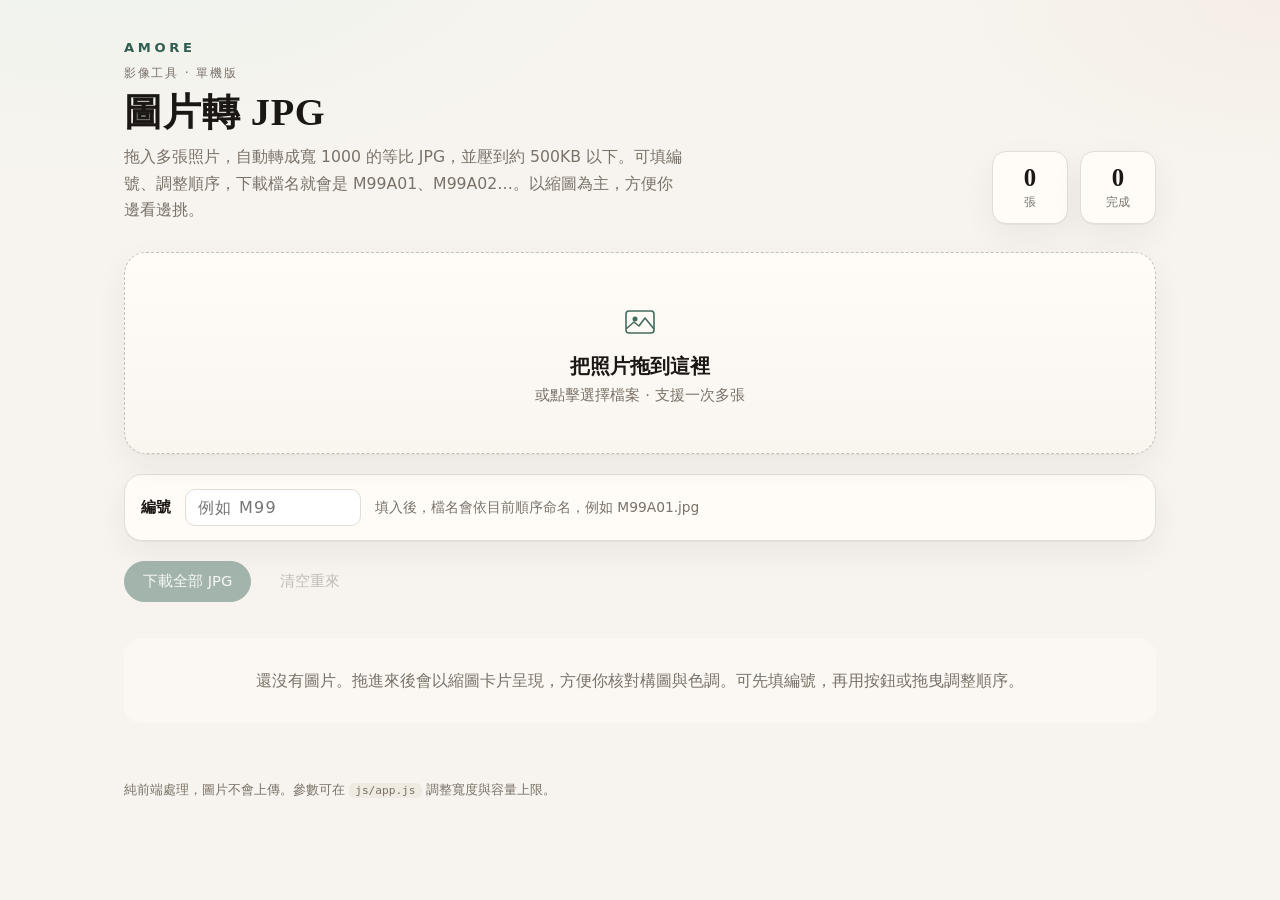
<file: image-to-jpg/index.html>
<!DOCTYPE html>
<html lang="zh-Hant">
<head>
  <meta charset="UTF-8" />
  <meta name="viewport" content="width=device-width, initial-scale=1" />
  <title>圖片轉 JPG</title>
  <link rel="stylesheet" href="css/style.css?v=20261125" />
</head>
<body>
  <div class="app">
    <header class="hero">
      <div class="hero-text">
        <p class="brand">AMORE</p>
        <p class="eyebrow">影像工具 · 單機版</p>
        <h1>圖片轉 JPG</h1>
        <p class="lede">拖入多張照片，自動轉成寬 1000 的等比 JPG，並壓到約 500KB 以下。可填編號、調整順序，下載檔名就會是 M99A01、M99A02…。以縮圖為主，方便你邊看邊挑。</p>
      </div>
      <div class="hero-stats" id="heroStats" hidden>
        <div class="stat"><span class="stat-num" id="statTotal">0</span><span class="stat-label">張</span></div>
        <div class="stat"><span class="stat-num" id="statDone">0</span><span class="stat-label">完成</span></div>
      </div>
    </header>

    <section class="drop" id="dropzone" role="button" tabindex="0" aria-label="拖放或選擇圖片">
      <div class="drop-inner">
        <div class="drop-icon" aria-hidden="true">
          <svg width="40" height="40" viewBox="0 0 40 40" fill="none">
            <rect x="6" y="10" width="28" height="22" rx="3" stroke="currentColor" stroke-width="1.6"/>
            <circle cx="15" cy="18" r="2.5" fill="currentColor"/>
            <path d="M6 28l8-7 5 4 6-8 9 11" stroke="currentColor" stroke-width="1.6" stroke-linejoin="round"/>
          </svg>
        </div>
        <p class="drop-title">把照片拖到這裡</p>
        <p class="drop-sub">或點擊選擇檔案 · 支援一次多張</p>
      </div>
      <input id="fileInput" type="file" multiple accept="image/*,.heic,.heif" />
    </section>

    <section class="code-row" id="codeRow">
      <label for="styleCode">編號</label>
      <input id="styleCode" type="text" maxlength="32" placeholder="例如 M99" autocomplete="off" spellcheck="false" inputmode="text" />
      <p class="code-hint" id="codeHint">填入後，檔名會依目前順序命名，例如 M99A01.jpg</p>
    </section>

    <div class="bar" id="toolbar" hidden>
      <button type="button" class="btn btn-primary" id="btnDownloadAll" disabled>
        <span class="btn-label">下載全部 JPG</span>
      </button>
      <button type="button" class="btn btn-ghost" id="btnClear" disabled>清空重來</button>
      <p class="bar-hint" id="barHint"></p>
    </div>

    <p class="empty" id="empty">還沒有圖片。拖進來後會以縮圖卡片呈現，方便你核對構圖與色調。可先填編號，再用按鈕或拖曳調整順序。</p>

    <ul class="grid" id="list" aria-live="polite"></ul>

    <footer class="foot">
      <p>純前端處理，圖片不會上傳。參數可在 <code>js/app.js</code> 調整寬度與容量上限。</p>
    </footer>
  </div>
  <script src="js/naming.js?v=20261125"></script>
  <script src="js/app.js?v=20261125"></script>
</body>
</html>
</file>
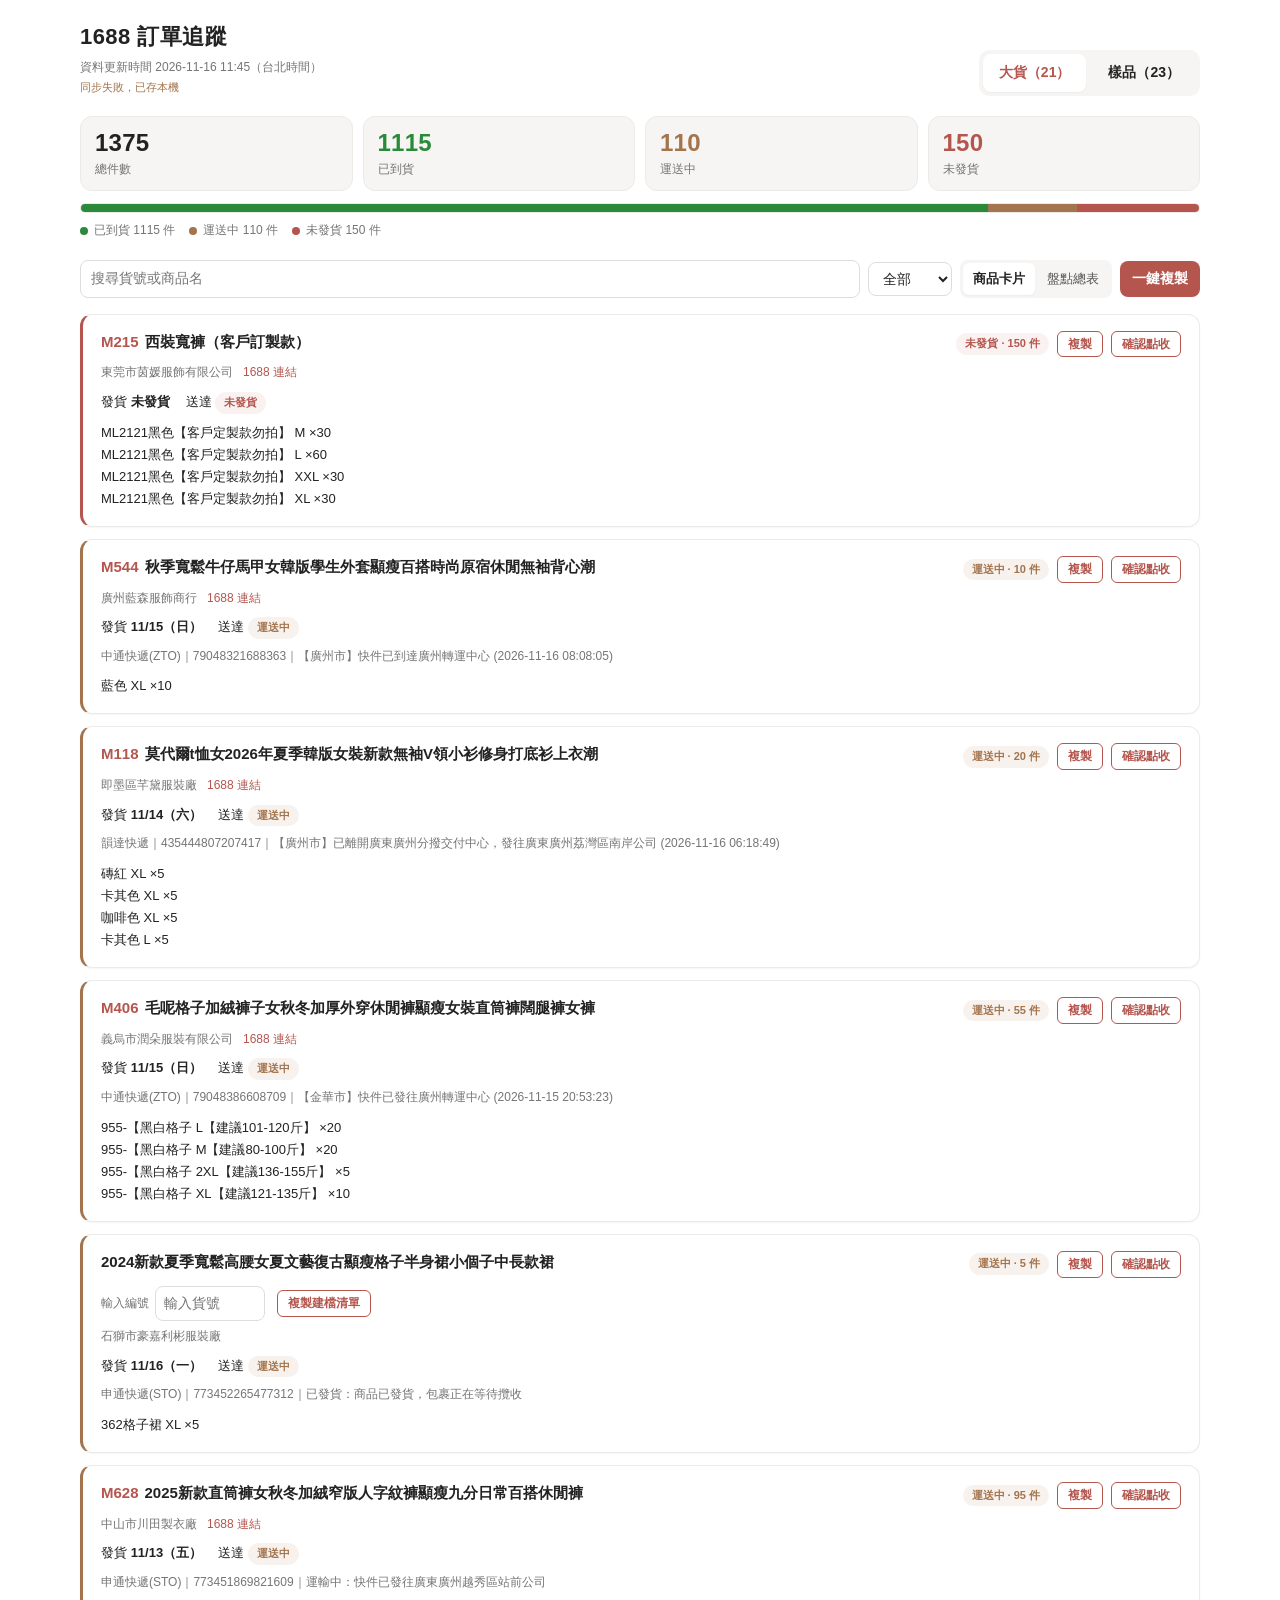
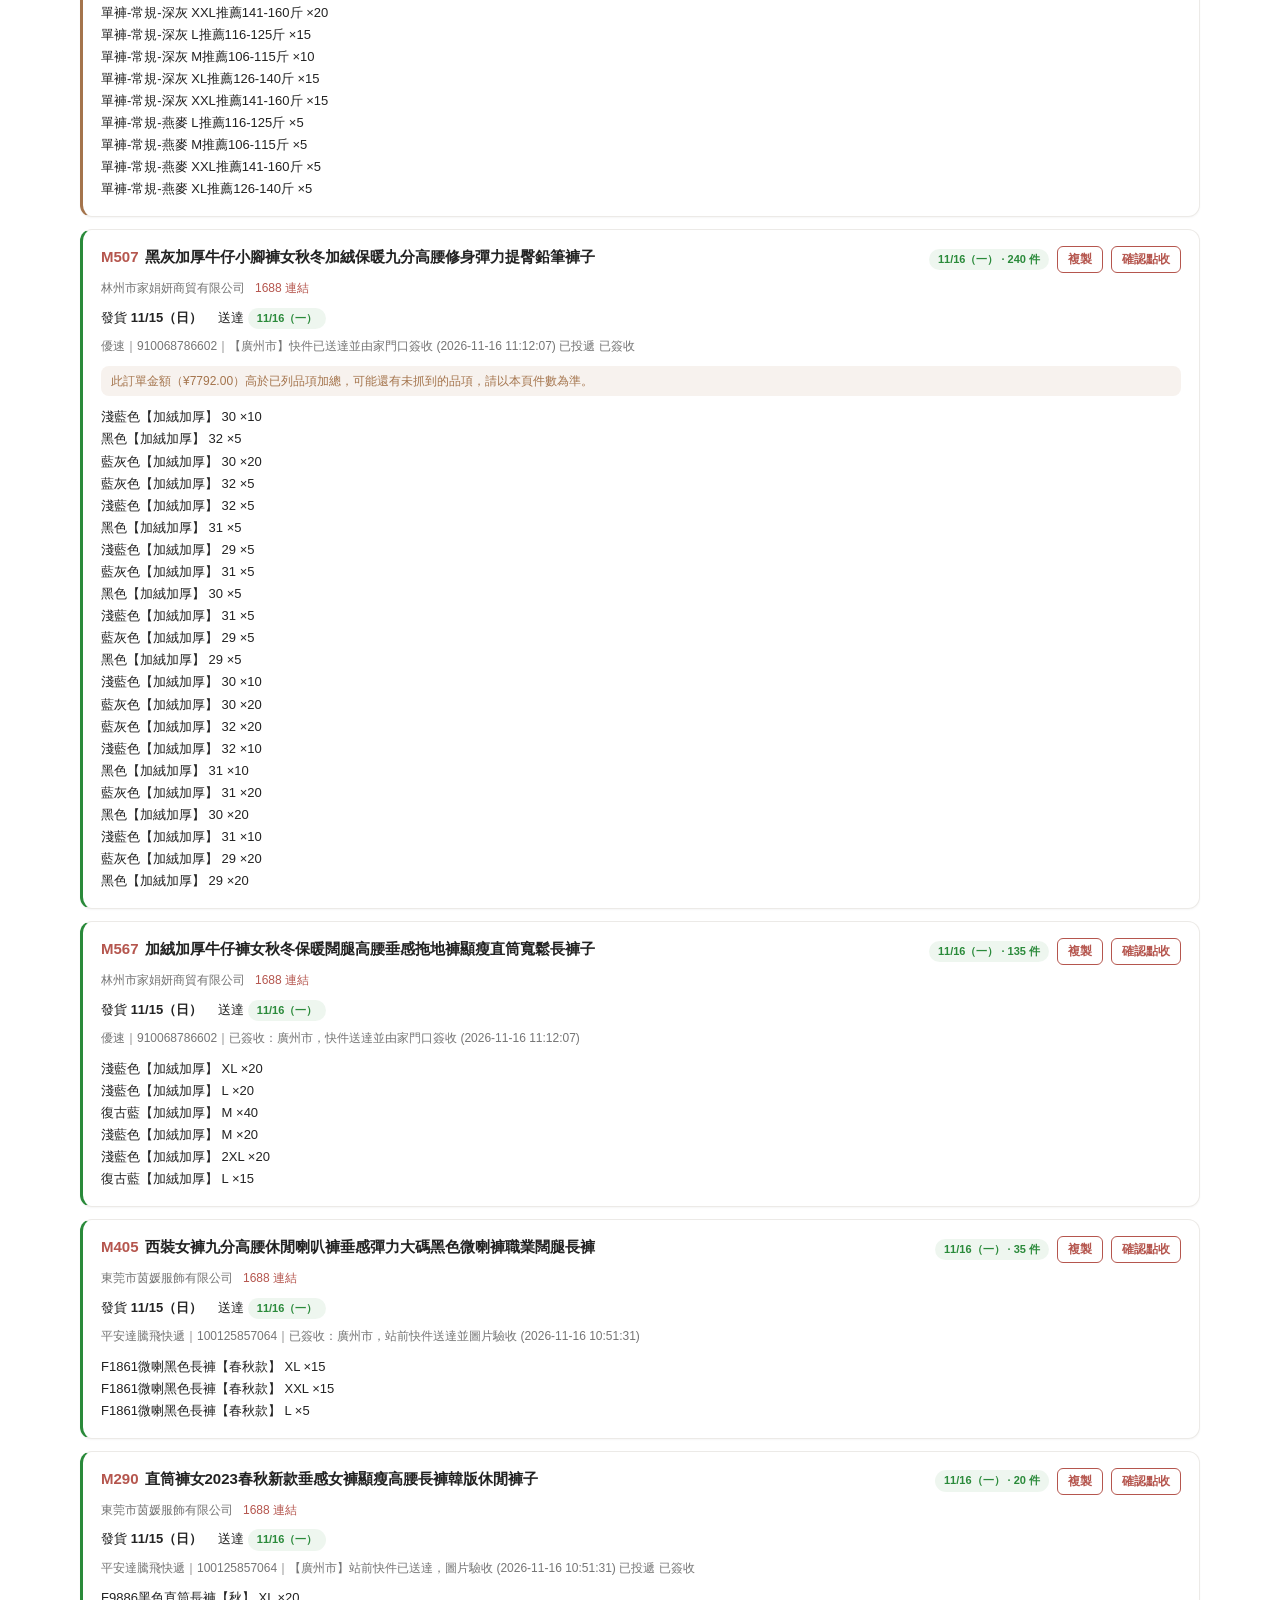
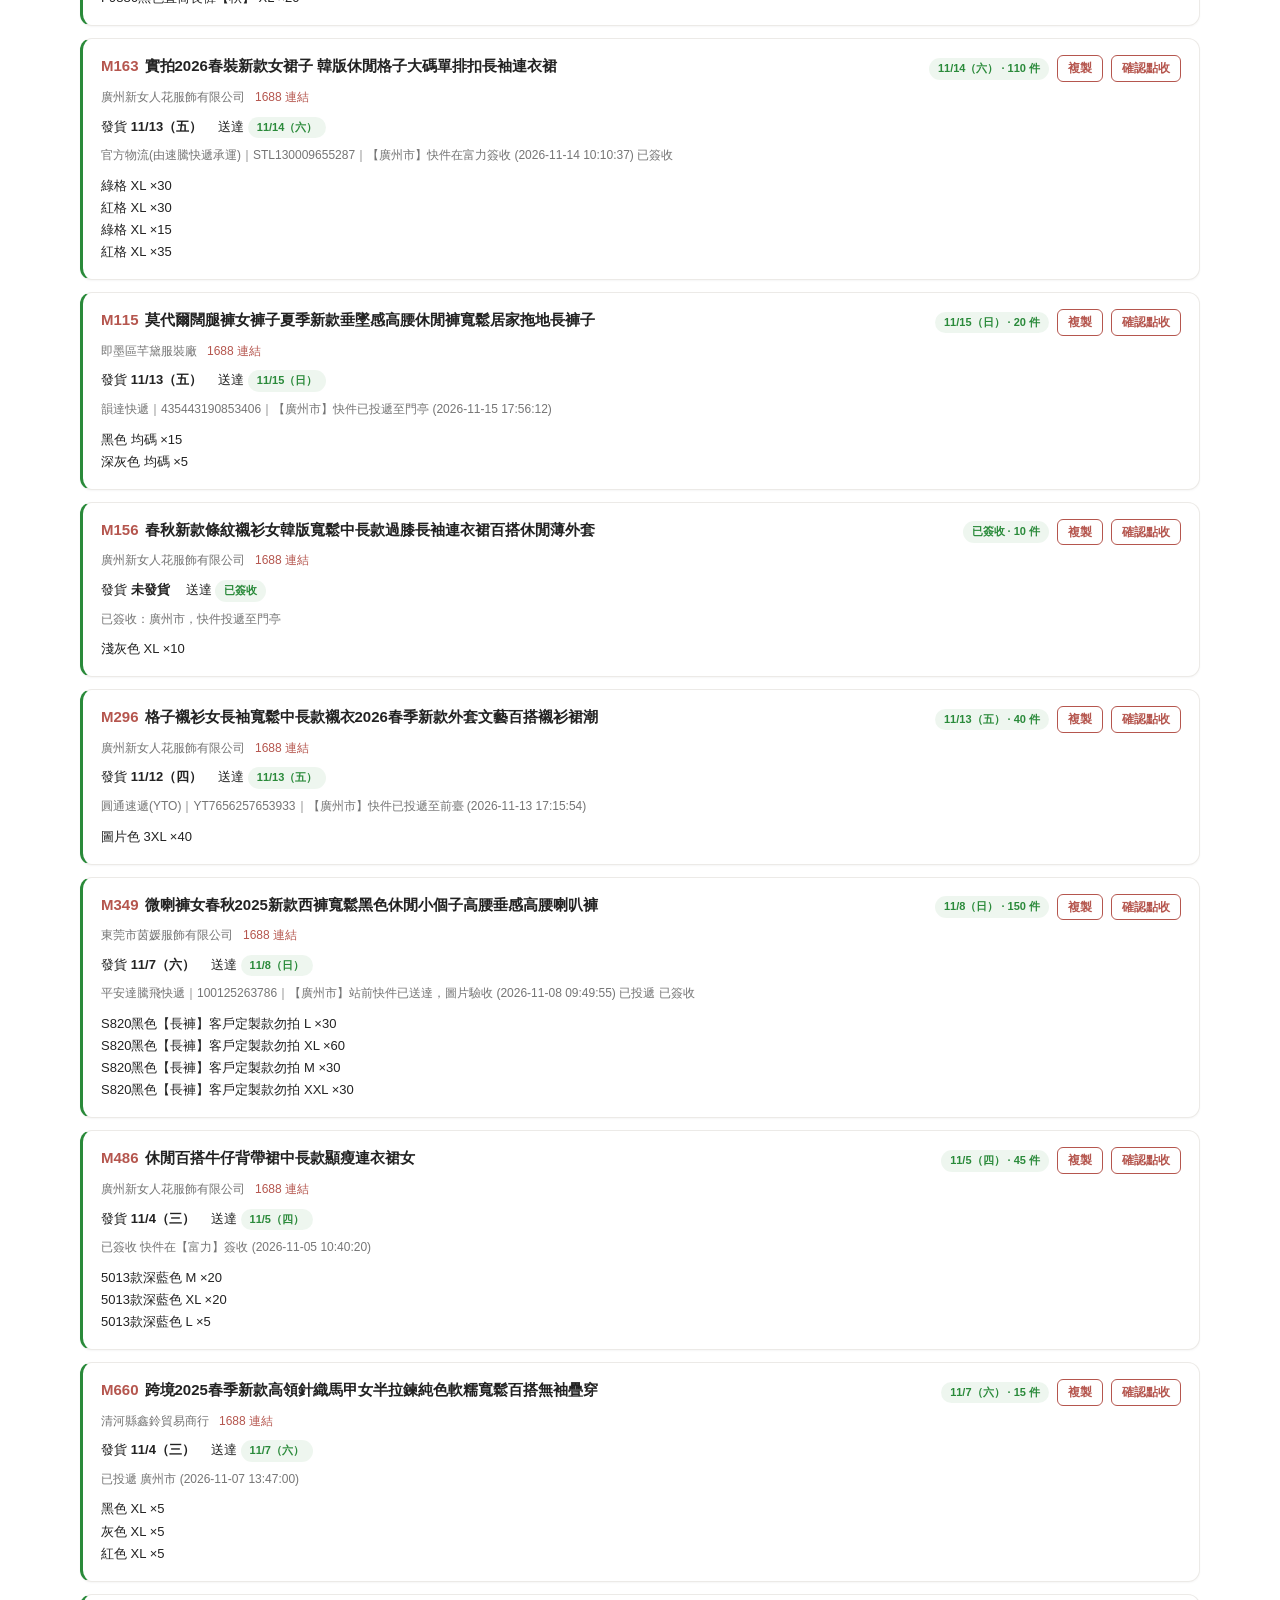
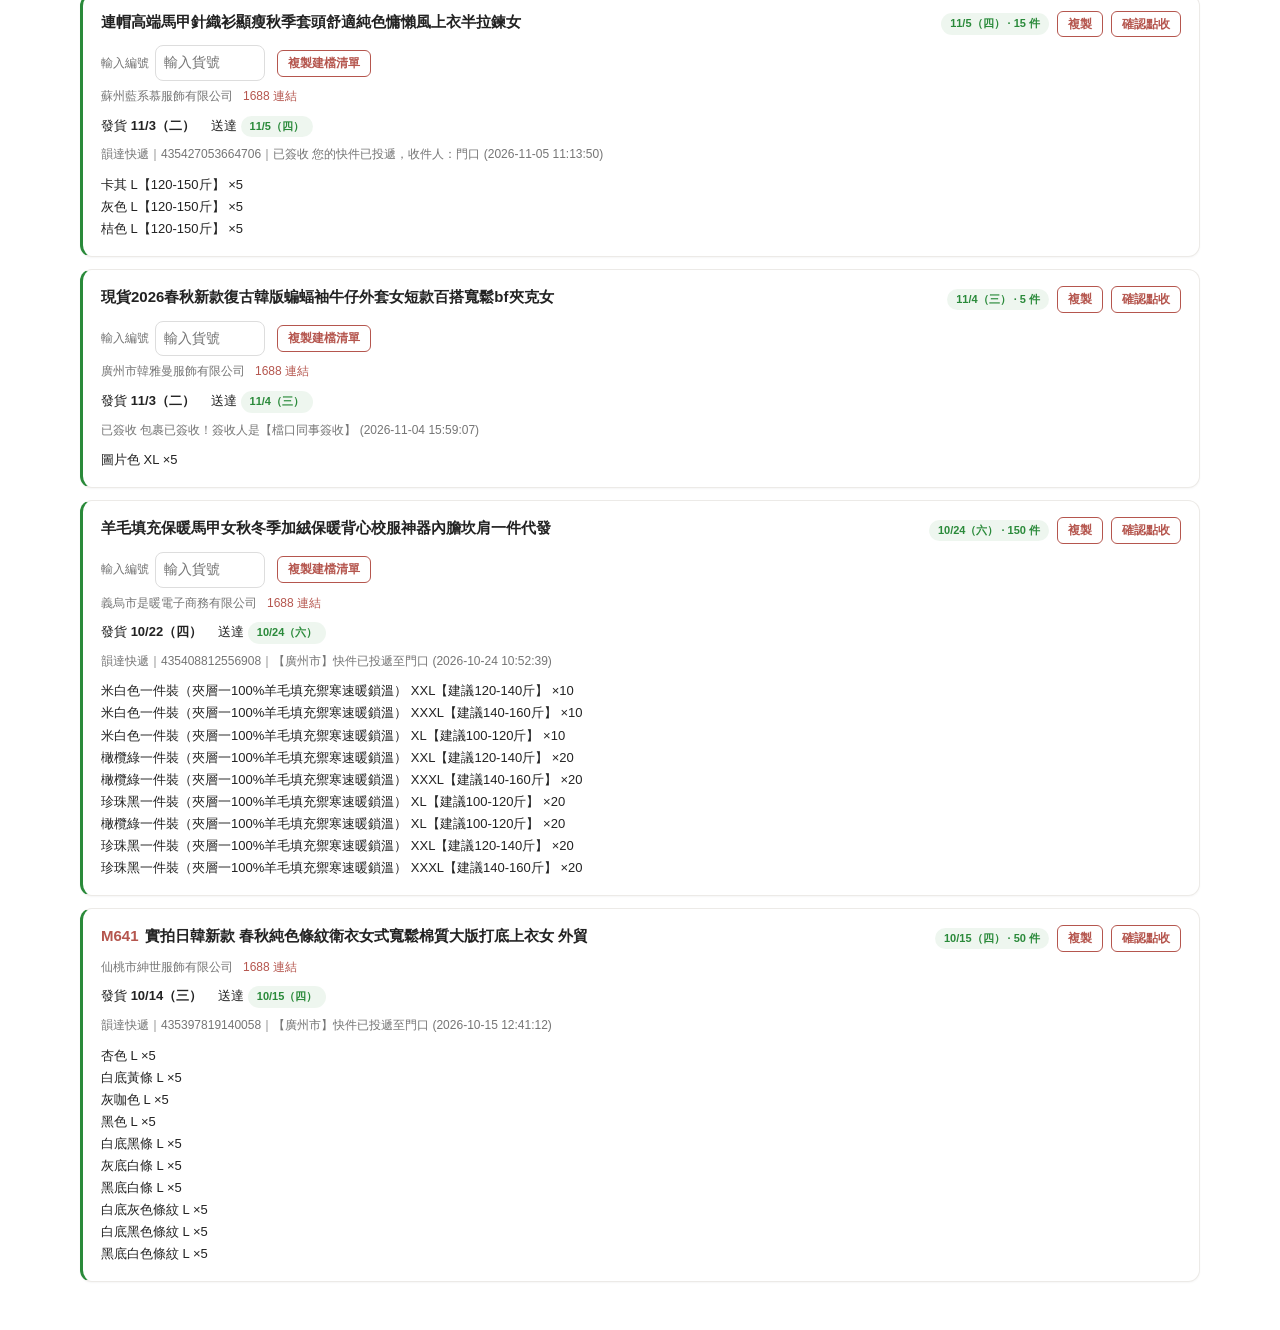
<file: 1688-orders.html>
<!DOCTYPE html>
<html lang="zh-Hant">
<head>
<meta charset="utf-8">
<meta name="viewport" content="width=device-width, initial-scale=1">
<title>1688 訂單追蹤</title>
<style>
:root{
  --accent:#b5564e;
  --accent-soft:#b5564e14;
  --bg:#fff;
  --text:#222;
  --muted:#757575;
  --line:#eceae7;
  --soft:#f6f5f3;
  --ok:#2a8a3a;
  --ok-bg:#2a8a3a14;
  --warn:#a4744c;
  --warn-bg:#a4744c18;
  --bad:#b5564e;
  --bad-bg:#b5564e14;
  --shadow:0 1px 2px rgba(0,0,0,.04);
  --radius:12px;
  --font:-apple-system,"PingFang TC","Noto Sans TC","Microsoft JhengHei",sans-serif;
}
*{box-sizing:border-box}
html,body{margin:0;padding:0;background:var(--bg);color:var(--text);font-family:var(--font);font-size:14px;line-height:1.55}
body{padding:20px 24px 48px}
.page{max-width:1120px;margin:0 auto}
header.top{display:flex;flex-wrap:wrap;align-items:flex-end;justify-content:space-between;gap:16px;margin-bottom:20px}
h1{font-size:22px;font-weight:650;letter-spacing:.02em;margin:0 0 4px}
.updated{color:var(--muted);font-size:12px}
.tabs{display:flex;gap:6px;background:var(--soft);padding:4px;border-radius:10px}
.tabs button{appearance:none;border:0;background:transparent;color:var(--text);font:inherit;font-weight:600;padding:8px 16px;border-radius:8px;cursor:pointer}
.tabs button[aria-selected="true"]{background:#fff;color:var(--accent);box-shadow:var(--shadow)}
.summaries{display:grid;grid-template-columns:repeat(4,1fr);gap:10px;margin-bottom:12px}
.metric{background:var(--soft);border:1px solid var(--line);border-radius:var(--radius);padding:12px 14px}
.metric b{display:block;font-size:24px;font-weight:650;font-variant-numeric:tabular-nums;letter-spacing:.01em;line-height:1.2;color:var(--text)}
.metric .lbl{font-size:12px;color:var(--muted);margin-top:2px}
.metric.ok b{color:var(--ok)}
.metric.warn b{color:var(--warn)}
.metric.bad b{color:var(--bad)}
.progress{margin:0 0 20px}
.bar{display:flex;height:10px;border-radius:999px;overflow:hidden;background:var(--soft);border:1px solid var(--line)}
.bar span{display:block;height:100%;min-width:0}
.bar .s-arrived{background:var(--ok)}
.bar .s-transit{background:var(--warn)}
.bar .s-unshipped{background:var(--bad)}
.legend{display:flex;flex-wrap:wrap;gap:14px;margin-top:8px;font-size:12px;color:var(--muted)}
.legend i{display:inline-block;width:8px;height:8px;border-radius:50%;margin-right:6px;vertical-align:middle}
.legend .s-arrived{background:var(--ok)}
.legend .s-transit{background:var(--warn)}
.legend .s-unshipped{background:var(--bad)}
.toolbar{display:flex;flex-wrap:wrap;gap:8px;align-items:center;margin:0 0 16px}
.toolbar input[type=search],.toolbar select,.toolbar input[type=text]{
  font:inherit;border:1px solid #ddd;border-radius:8px;padding:7px 10px;background:#fff;color:var(--text);min-width:0
}
.toolbar input[type=search]{flex:1;min-width:200px}
.seg{display:flex;background:var(--soft);padding:3px;border-radius:8px;gap:2px}
.seg button{appearance:none;border:0;background:transparent;font:inherit;font-size:13px;padding:6px 10px;border-radius:6px;cursor:pointer;color:#555}
.seg button.on{background:#fff;color:var(--text);font-weight:600;box-shadow:var(--shadow)}
button.btn{appearance:none;border:0;background:var(--accent);color:#fff;font:inherit;font-weight:600;padding:7px 12px;border-radius:8px;cursor:pointer}
button.btn.ghost{background:#fff;color:var(--accent);border:1px solid var(--accent)}
button.btn:disabled{opacity:.45;cursor:not-allowed}
.cards{display:flex;flex-direction:column;gap:12px}
.card{background:#fff;border:1px solid var(--line);border-radius:var(--radius);padding:16px 18px;box-shadow:var(--shadow);border-left:3px solid var(--line)}
.card.k-arrived,.card.k-arrived_unknown{border-left-color:var(--ok)}
.card.k-in_transit{border-left-color:var(--warn)}
.card.k-unshipped{border-left-color:var(--bad)}
.card-head{display:flex;flex-wrap:wrap;align-items:flex-start;justify-content:space-between;gap:8px 16px;margin-bottom:6px}
.card-head-right{display:flex;align-items:center;gap:8px;flex-shrink:0}
button.btn.btn-sm{padding:3px 10px;font-size:12px;font-weight:600;border-radius:6px}
.card-title{font-size:15px;font-weight:650;margin:0;line-height:1.4}
.card-title .code{color:var(--accent);margin-right:6px}
.card-meta{color:var(--muted);font-size:12px;display:flex;flex-wrap:wrap;gap:4px 10px}
.card-meta a{color:var(--accent);text-decoration:none}
.card-meta a:hover{text-decoration:underline}
.dates{display:flex;flex-wrap:wrap;gap:8px 16px;margin:10px 0 8px;font-size:13px}
.dates b{font-weight:650}
.track{font-size:12px;color:var(--muted);margin:0 0 10px;word-break:break-word}
.note{font-size:12px;color:var(--warn);background:var(--warn-bg);border-radius:8px;padding:6px 10px;margin:0 0 10px}
.sku-list{list-style:none;margin:8px 0 0;padding:0;font-size:13px;line-height:1.7}
.sku-list li{display:flex;justify-content:flex-start;gap:16px;padding:0;font-variant-numeric:tabular-nums}
.sku-list .sku-price{color:var(--muted);margin-left:auto}
.badge{display:inline-block;border-radius:999px;padding:1px 8px;font-size:11px;font-weight:650;line-height:1.6;border:1px solid transparent;vertical-align:middle}
.badge.arrived,.badge.arrived_unknown{background:var(--ok-bg);color:var(--ok)}
.badge.in_transit{background:var(--warn-bg);color:var(--warn)}
.badge.unshipped{background:var(--bad-bg);color:var(--bad)}
.badge.flag{background:var(--accent-soft);color:var(--accent)}
.badge.ok{background:var(--ok-bg);color:var(--ok)}
.wrap{overflow:auto;border:1px solid var(--line);border-radius:var(--radius);background:#fff}
table{border-collapse:collapse;width:100%;font-size:13px}
th,td{padding:8px 10px;text-align:left;border-bottom:1px solid var(--line);vertical-align:middle}
th{background:var(--soft);font-weight:650;position:sticky;top:0;z-index:1;white-space:nowrap}
td.n,th.n{text-align:right;font-variant-numeric:tabular-nums}
tr.total td{font-weight:650;background:var(--soft);border-bottom:0}
.sample-actions{display:flex;flex-wrap:wrap;align-items:center;gap:10px 14px;margin-bottom:10px}
.num-field{display:inline-flex;align-items:center;gap:6px}
.num-field label{font-size:12px;color:var(--muted)}
.num-field input{width:110px;border:1px solid #ddd;border-radius:8px;padding:6px 8px;font:inherit}
.file-actions{display:flex;flex-wrap:wrap;align-items:center;gap:8px 12px;margin:8px 0 6px}
.state-seg{flex-wrap:wrap}
.memo-label{display:block;font-size:12px;color:var(--muted);margin:10px 0 4px}
textarea.memo{width:100%;min-height:56px;border:1px solid #ddd;border-radius:8px;padding:8px 10px;font:inherit;resize:vertical;line-height:1.5;color:var(--text);background:#fff}
.maybe-box,.no-box,.done-box{margin-top:22px}
.maybe-box h3{font-size:14px;font-weight:650;margin:0 0 10px}
.done-box summary,.no-box summary{cursor:pointer;font-size:14px;font-weight:650;color:var(--muted);margin:0 0 10px;list-style:none}
.done-box summary::-webkit-details-marker,.no-box summary::-webkit-details-marker{display:none}
.done-box summary::before,.no-box summary::before{content:"▸ ";}
.done-box[open] summary::before,.no-box[open] summary::before{content:"▾ "}
.card.is-done{opacity:.82}
.done-note{font-size:12px;color:var(--muted);margin:8px 0 0}
.confirm-mask{position:fixed;inset:0;background:rgba(0,0,0,.28);display:flex;align-items:center;justify-content:center;z-index:200}
.confirm-box{background:#fff;border-radius:12px;padding:20px 22px;max-width:380px;width:calc(100% - 40px);box-shadow:0 8px 28px rgba(0,0,0,.15)}
.confirm-box p{margin:0 0 16px;font-size:14px;line-height:1.6}
.confirm-actions{display:flex;justify-content:flex-end;gap:8px}
.empty{padding:48px 16px;text-align:center;color:var(--muted);border:1px dashed var(--line);border-radius:var(--radius);background:#fff}
.toast{position:fixed;right:16px;bottom:16px;background:#333;color:#fff;padding:10px 14px;border-radius:8px;opacity:0;transform:translateY(8px);transition:.2s;z-index:99;pointer-events:none;font-size:13px}
.toast.show{opacity:.95;transform:none}
.hidden{display:none !important}
@media(max-width:800px){
  body{padding:14px 14px 40px}
  .summaries{grid-template-columns:repeat(2,1fr)}
}
.sync{font-size:11px;color:var(--muted);margin-top:2px;min-height:15px}
.sync.bad{color:var(--warn)}
</style>
</head>
<body>
<div class="page">
  <header class="top">
    <div>
      <h1>1688 訂單追蹤</h1>
      <div class="updated" id="updated"></div>
      <div class="sync" id="sync-status"></div>
    </div>
    <div class="tabs" role="tablist">
      <button type="button" id="tab-bulk" role="tab" aria-selected="true">大貨</button>
      <button type="button" id="tab-sample" role="tab" aria-selected="false">樣品</button>
    </div>
  </header>

  <section class="summaries" id="metrics"></section>
  <div class="progress" id="progress"></div>

  <div id="panel-bulk">
    <div class="toolbar">
      <input type="search" id="q" placeholder="搜尋貨號或商品名" autocomplete="off">
      <select id="status-filter" aria-label="狀態篩選">
        <option value="all">全部</option>
        <option value="arrived">已到貨</option>
        <option value="in_transit">運送中</option>
        <option value="unshipped">未發貨</option>
      </select>
      <div class="seg" role="group" aria-label="檢視方式">
        <button type="button" id="view-cards" class="on">商品卡片</button>
        <button type="button" id="view-table">盤點總表</button>
      </div>
      <button type="button" class="btn" id="copy-bulk">一鍵複製</button>
    </div>
    <div id="bulk-body"></div>
  </div>

  <div id="panel-sample" class="hidden">
    <div class="toolbar">
      <button type="button" class="btn" id="copy-archive">複製建檔清單</button>
      <button type="button" class="btn ghost" id="copy-sample">一鍵複製</button>
    </div>
    <div id="sample-body"></div>
  </div>
</div>
<div class="toast" id="toast" role="status"></div>
<div id="confirm-mask" class="confirm-mask hidden">
  <div class="confirm-box" role="dialog" aria-modal="true" aria-labelledby="confirm-msg">
    <p id="confirm-msg">確認將此訂單移到已完成？</p>
    <div class="confirm-actions">
      <button type="button" class="btn ghost" id="confirm-cancel">取消</button>
      <button type="button" class="btn" id="confirm-ok">確定</button>
    </div>
  </div>
</div>
<script>
/* DATA_START */
const DATA = {
  "updated_at": "2026-11-16 11:45",
  "timezone": "Asia/Taipei",
  "source": "1688 buyer account scrape",
  "classification_rule": {
    "primary": "quantity == 1 → 樣品; quantity \u003e 1 → 大貨",
    "address_signal": "廣州市 → 大貨; 廈門市 → 樣品; other city → 其他",
    "conflict": "If quantity and address disagree, classify by quantity and flag 待確認",
    "conflict_count": 0,
    "delivery_date": "Use the timestamp on the latest logistics line that means delivered (已投遞 / 已簽收 / 由…收取). If a later or 「最新軌跡」 line still says 運輸中 / 正在發往 / 待攬收, the order is 運送中 — do not treat that timestamp as a delivery date. Implemented in classify_delivery.py (apply_delivery_status)."
  },
  "product_codes_from": "products.csv / links.json matched by 1688 offer_id; last-night scrape and existing open_orders used first; unresolved marked 待確認",
  "counts": {
    "sku_rows": 123,
    "open_orders": 35,
    "status_orders": {
      "待發貨": 4,
      "待收貨": 31
    },
    "bulk_lines": 96,
    "bulk_qty": 1375,
    "bulk_arrived_qty": 1115,
    "bulk_in_transit_or_unshipped_qty": 260,
    "sample_lines": 27,
    "sample_qty": 27,
    "other_city_lines": 0,
    "conflict_lines": 0,
    "order_total_mismatches": 1
  },
  "order_total_mismatches": [
    {
      "order_no": "5127874488248112629",
      "order_total": "7792.00",
      "line_sum": 2800.0,
      "shipping_fee": "132.00",
      "difference": 4860.0,
      "note": "M507 訂單頁總額含同一物流的 M567 品項，合併時已把重複品項歸到 M567 訂單"
    }
  ],
  "rows": [
    {
      "order_no": "5127598406535012246",
      "order_date": "2026-11-16 10:33:43",
      "order_date_label": "11/16（一）",
      "status": "待發貨",
      "status_label": "待發貨",
      "seller": "義烏市優言服飾廠",
      "product_title": "連帽百搭開衫外套秋冬加絨爆款女衛衣復古美式拉鍊衛衣",
      "short_name": "連帽百搭開衫外套秋冬加絨爆款女衛",
      "sku": "顏色:墨玉黑; 尺碼:L（130-160斤）",
      "color": "墨玉黑",
      "size": "L（130-160斤）",
      "unit_price": "42.50",
      "quantity": 1,
      "line_amount": 42.5,
      "order_total": "42.50",
      "shipping_fee": "0.00",
      "carrier": "",
      "tracking_no": "",
      "latest_tracking": "",
      "ship_city": "廈門市",
      "ship_address": "福建省 廈門市 海滄區 東孚街道龍井東路56號多聯中心B棟二樓沛寶倉-345805號",
      "ship_date": "",
      "delivered_date": "",
      "ship_label": "",
      "delivery_label": "未發貨",
      "delivery_kind": "unshipped",
      "product_url": "",
      "image_url": "",
      "offer_id": "",
      "product_code": "",
      "category": "樣品",
      "address_category": "樣品",
      "conflict": false,
      "conflict_note": "貨號待確認"
    },
    {
      "order_no": "5127603230532012246",
      "order_date": "2026-11-16 10:33:43",
      "order_date_label": "11/16（一）",
      "status": "待發貨",
      "status_label": "待發貨",
      "seller": "深圳市寶安區沙井郭偌熙服裝廠",
      "product_title": "直筒西裝褲女裝春秋高腰寬鬆垂感休閒褲小個子黑色職業西褲長褲",
      "short_name": "直筒西裝褲女裝春秋高腰寬鬆垂感休",
      "sku": "顏色:黑色; 尺碼:L",
      "color": "黑色",
      "size": "L",
      "unit_price": "55.00",
      "quantity": 1,
      "line_amount": 55.0,
      "order_total": "60.00",
      "shipping_fee": "5.00",
      "carrier": "",
      "tracking_no": "",
      "latest_tracking": "",
      "ship_city": "廈門市",
      "ship_address": "福建省 廈門市 海滄區 東孚街道龍井東路56號多聯中心B棟二樓沛寶倉-345805號",
      "ship_date": "",
      "delivered_date": "",
      "ship_label": "",
      "delivery_label": "未發貨",
      "delivery_kind": "unshipped",
      "product_url": "",
      "image_url": "",
      "offer_id": "",
      "product_code": "",
      "category": "樣品",
      "address_category": "樣品",
      "conflict": false,
      "conflict_note": "貨號待確認"
    },
    {
      "order_no": "5127603518510012246",
      "order_date": "2026-11-16 10:33:43",
      "order_date_label": "11/16（一）",
      "status": "待發貨",
      "status_label": "待發貨",
      "seller": "汕頭市潮陽區谷饒佳蔓妮針織內衣廠",
      "product_title": "連帽百搭開衫外套秋冬加絨爆款女衛衣復古美式拉鍊衛衣",
      "short_name": "連帽百搭開衫外套秋冬加絨爆款女衛",
      "sku": "顏色:黑色; 尺碼:L（95-110斤）",
      "color": "黑色",
      "size": "L（95-110斤）",
      "unit_price": "78.00",
      "quantity": 1,
      "line_amount": 78.0,
      "order_total": "78.00",
      "shipping_fee": "0.00",
      "carrier": "",
      "tracking_no": "",
      "latest_tracking": "",
      "ship_city": "廈門市",
      "ship_address": "福建省 廈門市 海滄區 東孚街道龍井東路56號多聯中心B棟二樓沛寶倉-345805號",
      "ship_date": "",
      "delivered_date": "",
      "ship_label": "",
      "delivery_label": "未發貨",
      "delivery_kind": "unshipped",
      "product_url": "",
      "image_url": "",
      "offer_id": "",
      "product_code": "",
      "category": "樣品",
      "address_category": "樣品",
      "conflict": false,
      "conflict_note": "貨號待確認"
    },
    {
      "order_no": "5127601790238012246",
      "order_date": "2026-11-14 02:12:50",
      "order_date_label": "11/14（六）",
      "status": "待收貨",
      "status_label": "待收貨",
      "seller": "廣州藍森服飾商行",
      "product_title": "秋季寬鬆牛仔馬甲女韓版學生外套顯瘦百搭時尚原宿休閒無袖背心潮",
      "short_name": "秋季寬鬆牛仔馬甲女韓版學生外套顯",
      "sku": "顏色:藍色; 尺碼:XL",
      "color": "藍色",
      "size": "XL",
      "unit_price": "26.60",
      "quantity": 10,
      "line_amount": 266.0,
      "order_total": "279.00",
      "shipping_fee": "13.00",
      "carrier": "中通快遞(ZTO)",
      "tracking_no": "79048321688363",
      "latest_tracking": "【廣州市】快件已到達廣州轉運中心 (2026-11-16 08:08:05)",
      "ship_city": "廣州市",
      "ship_address": "廣東省 廣州市 荔灣區 西村街道 廣州市荔灣區西村廣雅路58號",
      "ship_date": "2026-11-15 09:35:32",
      "delivered_date": "",
      "ship_label": "11/15（日）",
      "delivery_label": "運送中",
      "delivery_kind": "in_transit",
      "product_url": "https://detail.1688.com/offer/624463259394.html",
      "image_url": "",
      "offer_id": "624463259394",
      "product_code": "M544",
      "category": "大貨",
      "address_category": "大貨",
      "conflict": false,
      "conflict_note": ""
    },
    {
      "order_no": "5127426939261112629",
      "order_date": "2026-11-14 02:01:20",
      "order_date_label": "11/14（六）",
      "status": "待收貨",
      "status_label": "待收貨",
      "seller": "即墨區芊黛服裝廠",
      "product_title": "莫代爾t恤女2026年夏季韓版女裝新款無袖V領小衫修身打底衫上衣潮",
      "short_name": "莫代爾t恤女2026年夏季韓版女",
      "sku": "顏色:磚紅; 尺碼:XL",
      "color": "磚紅",
      "size": "XL",
      "unit_price": "10.50",
      "quantity": 5,
      "line_amount": 52.5,
      "order_total": "210.00",
      "shipping_fee": "0.00",
      "carrier": "韻達快遞",
      "tracking_no": "435444807207417",
      "latest_tracking": "【廣州市】已離開廣東廣州分撥交付中心，發往廣東廣州荔灣區南岸公司 (2026-11-16 06:18:49)",
      "ship_city": "廣州市",
      "ship_address": "廣東省 廣州市 荔灣區 西村街道 廣州市荔灣區西村廣雅路58號",
      "ship_date": "2026-11-14 09:30:55",
      "delivered_date": "",
      "ship_label": "11/14（六）",
      "delivery_label": "運送中",
      "delivery_kind": "in_transit",
      "product_url": "https://detail.1688.com/offer/584862085672.html",
      "image_url": "",
      "offer_id": "584862085672",
      "product_code": "M118",
      "category": "大貨",
      "address_category": "大貨",
      "conflict": false,
      "conflict_note": ""
    },
    {
      "order_no": "5127426939261112629",
      "order_date": "2026-11-14 02:01:20",
      "order_date_label": "11/14（六）",
      "status": "待收貨",
      "status_label": "待收貨",
      "seller": "即墨區芊黛服裝廠",
      "product_title": "莫代爾t恤女2026年夏季韓版女裝新款無袖V領小衫修身打底衫上衣潮",
      "short_name": "莫代爾t恤女2026年夏季韓版女",
      "sku": "顏色:卡其色; 尺碼:XL",
      "color": "卡其色",
      "size": "XL",
      "unit_price": "10.50",
      "quantity": 5,
      "line_amount": 52.5,
      "order_total": "210.00",
      "shipping_fee": "0.00",
      "carrier": "韻達快遞",
      "tracking_no": "435444807207417",
      "latest_tracking": "【廣州市】已離開廣東廣州分撥交付中心，發往廣東廣州荔灣區南岸公司 (2026-11-16 06:18:49)",
      "ship_city": "廣州市",
      "ship_address": "廣東省 廣州市 荔灣區 西村街道 廣州市荔灣區西村廣雅路58號",
      "ship_date": "2026-11-14 09:30:55",
      "delivered_date": "",
      "ship_label": "11/14（六）",
      "delivery_label": "運送中",
      "delivery_kind": "in_transit",
      "product_url": "https://detail.1688.com/offer/584862085672.html",
      "image_url": "",
      "offer_id": "584862085672",
      "product_code": "M118",
      "category": "大貨",
      "address_category": "大貨",
      "conflict": false,
      "conflict_note": ""
    },
    {
      "order_no": "5127426939261112629",
      "order_date": "2026-11-14 02:01:20",
      "order_date_label": "11/14（六）",
      "status": "待收貨",
      "status_label": "待收貨",
      "seller": "即墨區芊黛服裝廠",
      "product_title": "莫代爾t恤女2026年夏季韓版女裝新款無袖V領小衫修身打底衫上衣潮",
      "short_name": "莫代爾t恤女2026年夏季韓版女",
      "sku": "顏色:咖啡色; 尺碼:XL",
      "color": "咖啡色",
      "size": "XL",
      "unit_price": "10.50",
      "quantity": 5,
      "line_amount": 52.5,
      "order_total": "210.00",
      "shipping_fee": "0.00",
      "carrier": "韻達快遞",
      "tracking_no": "435444807207417",
      "latest_tracking": "【廣州市】已離開廣東廣州分撥交付中心，發往廣東廣州荔灣區南岸公司 (2026-11-16 06:18:49)",
      "ship_city": "廣州市",
      "ship_address": "廣東省 廣州市 荔灣區 西村街道 廣州市荔灣區西村廣雅路58號",
      "ship_date": "2026-11-14 09:30:55",
      "delivered_date": "",
      "ship_label": "11/14（六）",
      "delivery_label": "運送中",
      "delivery_kind": "in_transit",
      "product_url": "https://detail.1688.com/offer/584862085672.html",
      "image_url": "",
      "offer_id": "584862085672",
      "product_code": "M118",
      "category": "大貨",
      "address_category": "大貨",
      "conflict": false,
      "conflict_note": ""
    },
    {
      "order_no": "5127426939261112629",
      "order_date": "2026-11-14 02:01:20",
      "order_date_label": "11/14（六）",
      "status": "待收貨",
      "status_label": "待收貨",
      "seller": "即墨區芊黛服裝廠",
      "product_title": "莫代爾t恤女2026年夏季韓版女裝新款無袖V領小衫修身打底衫上衣潮",
      "short_name": "莫代爾t恤女2026年夏季韓版女",
      "sku": "顏色:卡其色; 尺碼:L",
      "color": "卡其色",
      "size": "L",
      "unit_price": "10.50",
      "quantity": 5,
      "line_amount": 52.5,
      "order_total": "210.00",
      "shipping_fee": "0.00",
      "carrier": "韻達快遞",
      "tracking_no": "435444807207417",
      "latest_tracking": "【廣州市】已離開廣東廣州分撥交付中心，發往廣東廣州荔灣區南岸公司 (2026-11-16 06:18:49)",
      "ship_city": "廣州市",
      "ship_address": "廣東省 廣州市 荔灣區 西村街道 廣州市荔灣區西村廣雅路58號",
      "ship_date": "2026-11-14 09:30:55",
      "delivered_date": "",
      "ship_label": "11/14（六）",
      "delivery_label": "運送中",
      "delivery_kind": "in_transit",
      "product_url": "https://detail.1688.com/offer/584862085672.html",
      "image_url": "",
      "offer_id": "584862085672",
      "product_code": "M118",
      "category": "大貨",
      "address_category": "大貨",
      "conflict": false,
      "conflict_note": ""
    },
    {
      "order_no": "5127874488248112629",
      "order_date": "2026-11-14 01:53:39",
      "order_date_label": "11/14（六）",
      "status": "待收貨",
      "status_label": "待收貨",
      "seller": "林州市家娟妍商貿有限公司",
      "product_title": "黑灰加厚牛仔小腳褲女秋冬加絨保暖九分高腰修身彈力提臀鉛筆褲子",
      "short_name": "黑灰加厚牛仔小腳褲女秋冬加絨保暖",
      "sku": "顏色:淺藍色【加絨加厚】; 尺碼:30",
      "color": "淺藍色【加絨加厚】",
      "size": "30",
      "unit_price": "35.00",
      "quantity": 10,
      "line_amount": 350.0,
      "order_total": "7792.00",
      "shipping_fee": "132.00",
      "carrier": "優速",
      "tracking_no": "910068786602",
      "latest_tracking": "【廣州市】快件已送達並由家門口簽收 (2026-11-16 11:12:07) 已投遞 已簽收",
      "ship_city": "廣州市",
      "ship_address": "廣東省 廣州市 荔灣區 西村街道 廣州市荔灣區西村廣雅路58號",
      "ship_date": "2026-11-15 21:41:00",
      "delivered_date": "2026-11-16 11:12:07",
      "ship_label": "11/15（日）",
      "delivery_label": "11/16（一）",
      "delivery_kind": "arrived",
      "product_url": "https://detail.1688.com/offer/748346755320.html",
      "image_url": "",
      "offer_id": "748346755320",
      "product_code": "M507",
      "category": "大貨",
      "address_category": "大貨",
      "conflict": false,
      "conflict_note": ""
    },
    {
      "order_no": "5127874488248112629",
      "order_date": "2026-11-14 01:53:39",
      "order_date_label": "11/14（六）",
      "status": "待收貨",
      "status_label": "待收貨",
      "seller": "林州市家娟妍商貿有限公司",
      "product_title": "黑灰加厚牛仔小腳褲女秋冬加絨保暖九分高腰修身彈力提臀鉛筆褲子",
      "short_name": "黑灰加厚牛仔小腳褲女秋冬加絨保暖",
      "sku": "顏色:黑色【加絨加厚】; 尺碼:32",
      "color": "黑色【加絨加厚】",
      "size": "32",
      "unit_price": "35.00",
      "quantity": 5,
      "line_amount": 175.0,
      "order_total": "7792.00",
      "shipping_fee": "132.00",
      "carrier": "優速",
      "tracking_no": "910068786602",
      "latest_tracking": "【廣州市】快件已送達並由家門口簽收 (2026-11-16 11:12:07) 已投遞 已簽收",
      "ship_city": "廣州市",
      "ship_address": "廣東省 廣州市 荔灣區 西村街道 廣州市荔灣區西村廣雅路58號",
      "ship_date": "2026-11-15 21:41:00",
      "delivered_date": "2026-11-16 11:12:07",
      "ship_label": "11/15（日）",
      "delivery_label": "11/16（一）",
      "delivery_kind": "arrived",
      "product_url": "https://detail.1688.com/offer/748346755320.html",
      "image_url": "",
      "offer_id": "748346755320",
      "product_code": "M507",
      "category": "大貨",
      "address_category": "大貨",
      "conflict": false,
      "conflict_note": ""
    },
    {
      "order_no": "5127874488248112629",
      "order_date": "2026-11-14 01:53:39",
      "order_date_label": "11/14（六）",
      "status": "待收貨",
      "status_label": "待收貨",
      "seller": "林州市家娟妍商貿有限公司",
      "product_title": "黑灰加厚牛仔小腳褲女秋冬加絨保暖九分高腰修身彈力提臀鉛筆褲子",
      "short_name": "黑灰加厚牛仔小腳褲女秋冬加絨保暖",
      "sku": "顏色:藍灰色【加絨加厚】; 尺碼:30",
      "color": "藍灰色【加絨加厚】",
      "size": "30",
      "unit_price": "35.00",
      "quantity": 20,
      "line_amount": 700.0,
      "order_total": "7792.00",
      "shipping_fee": "132.00",
      "carrier": "優速",
      "tracking_no": "910068786602",
      "latest_tracking": "【廣州市】快件已送達並由家門口簽收 (2026-11-16 11:12:07) 已投遞 已簽收",
      "ship_city": "廣州市",
      "ship_address": "廣東省 廣州市 荔灣區 西村街道 廣州市荔灣區西村廣雅路58號",
      "ship_date": "2026-11-15 21:41:00",
      "delivered_date": "2026-11-16 11:12:07",
      "ship_label": "11/15（日）",
      "delivery_label": "11/16（一）",
      "delivery_kind": "arrived",
      "product_url": "https://detail.1688.com/offer/748346755320.html",
      "image_url": "",
      "offer_id": "748346755320",
      "product_code": "M507",
      "category": "大貨",
      "address_category": "大貨",
      "conflict": false,
      "conflict_note": ""
    },
    {
      "order_no": "5127874488248112629",
      "order_date": "2026-11-14 01:53:39",
      "order_date_label": "11/14（六）",
      "status": "待收貨",
      "status_label": "待收貨",
      "seller": "林州市家娟妍商貿有限公司",
      "product_title": "黑灰加厚牛仔小腳褲女秋冬加絨保暖九分高腰修身彈力提臀鉛筆褲子",
      "short_name": "黑灰加厚牛仔小腳褲女秋冬加絨保暖",
      "sku": "顏色:藍灰色【加絨加厚】; 尺碼:32",
      "color": "藍灰色【加絨加厚】",
      "size": "32",
      "unit_price": "35.00",
      "quantity": 5,
      "line_amount": 175.0,
      "order_total": "7792.00",
      "shipping_fee": "132.00",
      "carrier": "優速",
      "tracking_no": "910068786602",
      "latest_tracking": "【廣州市】快件已送達並由家門口簽收 (2026-11-16 11:12:07) 已投遞 已簽收",
      "ship_city": "廣州市",
      "ship_address": "廣東省 廣州市 荔灣區 西村街道 廣州市荔灣區西村廣雅路58號",
      "ship_date": "2026-11-15 21:41:00",
      "delivered_date": "2026-11-16 11:12:07",
      "ship_label": "11/15（日）",
      "delivery_label": "11/16（一）",
      "delivery_kind": "arrived",
      "product_url": "https://detail.1688.com/offer/748346755320.html",
      "image_url": "",
      "offer_id": "748346755320",
      "product_code": "M507",
      "category": "大貨",
      "address_category": "大貨",
      "conflict": false,
      "conflict_note": ""
    },
    {
      "order_no": "5127874488248112629",
      "order_date": "2026-11-14 01:53:39",
      "order_date_label": "11/14（六）",
      "status": "待收貨",
      "status_label": "待收貨",
      "seller": "林州市家娟妍商貿有限公司",
      "product_title": "黑灰加厚牛仔小腳褲女秋冬加絨保暖九分高腰修身彈力提臀鉛筆褲子",
      "short_name": "黑灰加厚牛仔小腳褲女秋冬加絨保暖",
      "sku": "顏色:淺藍色【加絨加厚】; 尺碼:32",
      "color": "淺藍色【加絨加厚】",
      "size": "32",
      "unit_price": "35.00",
      "quantity": 5,
      "line_amount": 175.0,
      "order_total": "7792.00",
      "shipping_fee": "132.00",
      "carrier": "優速",
      "tracking_no": "910068786602",
      "latest_tracking": "【廣州市】快件已送達並由家門口簽收 (2026-11-16 11:12:07) 已投遞 已簽收",
      "ship_city": "廣州市",
      "ship_address": "廣東省 廣州市 荔灣區 西村街道 廣州市荔灣區西村廣雅路58號",
      "ship_date": "2026-11-15 21:41:00",
      "delivered_date": "2026-11-16 11:12:07",
      "ship_label": "11/15（日）",
      "delivery_label": "11/16（一）",
      "delivery_kind": "arrived",
      "product_url": "https://detail.1688.com/offer/748346755320.html",
      "image_url": "",
      "offer_id": "748346755320",
      "product_code": "M507",
      "category": "大貨",
      "address_category": "大貨",
      "conflict": false,
      "conflict_note": ""
    },
    {
      "order_no": "5127874488248112629",
      "order_date": "2026-11-14 01:53:39",
      "order_date_label": "11/14（六）",
      "status": "待收貨",
      "status_label": "待收貨",
      "seller": "林州市家娟妍商貿有限公司",
      "product_title": "黑灰加厚牛仔小腳褲女秋冬加絨保暖九分高腰修身彈力提臀鉛筆褲子",
      "short_name": "黑灰加厚牛仔小腳褲女秋冬加絨保暖",
      "sku": "顏色:黑色【加絨加厚】; 尺碼:31",
      "color": "黑色【加絨加厚】",
      "size": "31",
      "unit_price": "35.00",
      "quantity": 5,
      "line_amount": 175.0,
      "order_total": "7792.00",
      "shipping_fee": "132.00",
      "carrier": "優速",
      "tracking_no": "910068786602",
      "latest_tracking": "【廣州市】快件已送達並由家門口簽收 (2026-11-16 11:12:07) 已投遞 已簽收",
      "ship_city": "廣州市",
      "ship_address": "廣東省 廣州市 荔灣區 西村街道 廣州市荔灣區西村廣雅路58號",
      "ship_date": "2026-11-15 21:41:00",
      "delivered_date": "2026-11-16 11:12:07",
      "ship_label": "11/15（日）",
      "delivery_label": "11/16（一）",
      "delivery_kind": "arrived",
      "product_url": "https://detail.1688.com/offer/748346755320.html",
      "image_url": "",
      "offer_id": "748346755320",
      "product_code": "M507",
      "category": "大貨",
      "address_category": "大貨",
      "conflict": false,
      "conflict_note": ""
    },
    {
      "order_no": "5127874488248112629",
      "order_date": "2026-11-14 01:53:39",
      "order_date_label": "11/14（六）",
      "status": "待收貨",
      "status_label": "待收貨",
      "seller": "林州市家娟妍商貿有限公司",
      "product_title": "黑灰加厚牛仔小腳褲女秋冬加絨保暖九分高腰修身彈力提臀鉛筆褲子",
      "short_name": "黑灰加厚牛仔小腳褲女秋冬加絨保暖",
      "sku": "顏色:淺藍色【加絨加厚】; 尺碼:29",
      "color": "淺藍色【加絨加厚】",
      "size": "29",
      "unit_price": "35.00",
      "quantity": 5,
      "line_amount": 175.0,
      "order_total": "7792.00",
      "shipping_fee": "132.00",
      "carrier": "優速",
      "tracking_no": "910068786602",
      "latest_tracking": "【廣州市】快件已送達並由家門口簽收 (2026-11-16 11:12:07) 已投遞 已簽收",
      "ship_city": "廣州市",
      "ship_address": "廣東省 廣州市 荔灣區 西村街道 廣州市荔灣區西村廣雅路58號",
      "ship_date": "2026-11-15 21:41:00",
      "delivered_date": "2026-11-16 11:12:07",
      "ship_label": "11/15（日）",
      "delivery_label": "11/16（一）",
      "delivery_kind": "arrived",
      "product_url": "https://detail.1688.com/offer/748346755320.html",
      "image_url": "",
      "offer_id": "748346755320",
      "product_code": "M507",
      "category": "大貨",
      "address_category": "大貨",
      "conflict": false,
      "conflict_note": ""
    },
    {
      "order_no": "5127874488248112629",
      "order_date": "2026-11-14 01:53:39",
      "order_date_label": "11/14（六）",
      "status": "待收貨",
      "status_label": "待收貨",
      "seller": "林州市家娟妍商貿有限公司",
      "product_title": "黑灰加厚牛仔小腳褲女秋冬加絨保暖九分高腰修身彈力提臀鉛筆褲子",
      "short_name": "黑灰加厚牛仔小腳褲女秋冬加絨保暖",
      "sku": "顏色:藍灰色【加絨加厚】; 尺碼:31",
      "color": "藍灰色【加絨加厚】",
      "size": "31",
      "unit_price": "35.00",
      "quantity": 5,
      "line_amount": 175.0,
      "order_total": "7792.00",
      "shipping_fee": "132.00",
      "carrier": "優速",
      "tracking_no": "910068786602",
      "latest_tracking": "【廣州市】快件已送達並由家門口簽收 (2026-11-16 11:12:07) 已投遞 已簽收",
      "ship_city": "廣州市",
      "ship_address": "廣東省 廣州市 荔灣區 西村街道 廣州市荔灣區西村廣雅路58號",
      "ship_date": "2026-11-15 21:41:00",
      "delivered_date": "2026-11-16 11:12:07",
      "ship_label": "11/15（日）",
      "delivery_label": "11/16（一）",
      "delivery_kind": "arrived",
      "product_url": "https://detail.1688.com/offer/748346755320.html",
      "image_url": "",
      "offer_id": "748346755320",
      "product_code": "M507",
      "category": "大貨",
      "address_category": "大貨",
      "conflict": false,
      "conflict_note": ""
    },
    {
      "order_no": "5127874488248112629",
      "order_date": "2026-11-14 01:53:39",
      "order_date_label": "11/14（六）",
      "status": "待收貨",
      "status_label": "待收貨",
      "seller": "林州市家娟妍商貿有限公司",
      "product_title": "黑灰加厚牛仔小腳褲女秋冬加絨保暖九分高腰修身彈力提臀鉛筆褲子",
      "short_name": "黑灰加厚牛仔小腳褲女秋冬加絨保暖",
      "sku": "顏色:黑色【加絨加厚】; 尺碼:30",
      "color": "黑色【加絨加厚】",
      "size": "30",
      "unit_price": "35.00",
      "quantity": 5,
      "line_amount": 175.0,
      "order_total": "7792.00",
      "shipping_fee": "132.00",
      "carrier": "優速",
      "tracking_no": "910068786602",
      "latest_tracking": "【廣州市】快件已送達並由家門口簽收 (2026-11-16 11:12:07) 已投遞 已簽收",
      "ship_city": "廣州市",
      "ship_address": "廣東省 廣州市 荔灣區 西村街道 廣州市荔灣區西村廣雅路58號",
      "ship_date": "2026-11-15 21:41:00",
      "delivered_date": "2026-11-16 11:12:07",
      "ship_label": "11/15（日）",
      "delivery_label": "11/16（一）",
      "delivery_kind": "arrived",
      "product_url": "https://detail.1688.com/offer/748346755320.html",
      "image_url": "",
      "offer_id": "748346755320",
      "product_code": "M507",
      "category": "大貨",
      "address_category": "大貨",
      "conflict": false,
      "conflict_note": ""
    },
    {
      "order_no": "5127874488248112629",
      "order_date": "2026-11-14 01:53:39",
      "order_date_label": "11/14（六）",
      "status": "待收貨",
      "status_label": "待收貨",
      "seller": "林州市家娟妍商貿有限公司",
      "product_title": "黑灰加厚牛仔小腳褲女秋冬加絨保暖九分高腰修身彈力提臀鉛筆褲子",
      "short_name": "黑灰加厚牛仔小腳褲女秋冬加絨保暖",
      "sku": "顏色:淺藍色【加絨加厚】; 尺碼:31",
      "color": "淺藍色【加絨加厚】",
      "size": "31",
      "unit_price": "35.00",
      "quantity": 5,
      "line_amount": 175.0,
      "order_total": "7792.00",
      "shipping_fee": "132.00",
      "carrier": "優速",
      "tracking_no": "910068786602",
      "latest_tracking": "【廣州市】快件已送達並由家門口簽收 (2026-11-16 11:12:07) 已投遞 已簽收",
      "ship_city": "廣州市",
      "ship_address": "廣東省 廣州市 荔灣區 西村街道 廣州市荔灣區西村廣雅路58號",
      "ship_date": "2026-11-15 21:41:00",
      "delivered_date": "2026-11-16 11:12:07",
      "ship_label": "11/15（日）",
      "delivery_label": "11/16（一）",
      "delivery_kind": "arrived",
      "product_url": "https://detail.1688.com/offer/748346755320.html",
      "image_url": "",
      "offer_id": "748346755320",
      "product_code": "M507",
      "category": "大貨",
      "address_category": "大貨",
      "conflict": false,
      "conflict_note": ""
    },
    {
      "order_no": "5127874488248112629",
      "order_date": "2026-11-14 01:53:39",
      "order_date_label": "11/14（六）",
      "status": "待收貨",
      "status_label": "待收貨",
      "seller": "林州市家娟妍商貿有限公司",
      "product_title": "黑灰加厚牛仔小腳褲女秋冬加絨保暖九分高腰修身彈力提臀鉛筆褲子",
      "short_name": "黑灰加厚牛仔小腳褲女秋冬加絨保暖",
      "sku": "顏色:藍灰色【加絨加厚】; 尺碼:29",
      "color": "藍灰色【加絨加厚】",
      "size": "29",
      "unit_price": "35.00",
      "quantity": 5,
      "line_amount": 175.0,
      "order_total": "7792.00",
      "shipping_fee": "132.00",
      "carrier": "優速",
      "tracking_no": "910068786602",
      "latest_tracking": "【廣州市】快件已送達並由家門口簽收 (2026-11-16 11:12:07) 已投遞 已簽收",
      "ship_city": "廣州市",
      "ship_address": "廣東省 廣州市 荔灣區 西村街道 廣州市荔灣區西村廣雅路58號",
      "ship_date": "2026-11-15 21:41:00",
      "delivered_date": "2026-11-16 11:12:07",
      "ship_label": "11/15（日）",
      "delivery_label": "11/16（一）",
      "delivery_kind": "arrived",
      "product_url": "https://detail.1688.com/offer/748346755320.html",
      "image_url": "",
      "offer_id": "748346755320",
      "product_code": "M507",
      "category": "大貨",
      "address_category": "大貨",
      "conflict": false,
      "conflict_note": ""
    },
    {
      "order_no": "5127874488248112629",
      "order_date": "2026-11-14 01:53:39",
      "order_date_label": "11/14（六）",
      "status": "待收貨",
      "status_label": "待收貨",
      "seller": "林州市家娟妍商貿有限公司",
      "product_title": "黑灰加厚牛仔小腳褲女秋冬加絨保暖九分高腰修身彈力提臀鉛筆褲子",
      "short_name": "黑灰加厚牛仔小腳褲女秋冬加絨保暖",
      "sku": "顏色:黑色【加絨加厚】; 尺碼:29",
      "color": "黑色【加絨加厚】",
      "size": "29",
      "unit_price": "35.00",
      "quantity": 5,
      "line_amount": 175.0,
      "order_total": "7792.00",
      "shipping_fee": "132.00",
      "carrier": "優速",
      "tracking_no": "910068786602",
      "latest_tracking": "【廣州市】快件已送達並由家門口簽收 (2026-11-16 11:12:07) 已投遞 已簽收",
      "ship_city": "廣州市",
      "ship_address": "廣東省 廣州市 荔灣區 西村街道 廣州市荔灣區西村廣雅路58號",
      "ship_date": "2026-11-15 21:41:00",
      "delivered_date": "2026-11-16 11:12:07",
      "ship_label": "11/15（日）",
      "delivery_label": "11/16（一）",
      "delivery_kind": "arrived",
      "product_url": "https://detail.1688.com/offer/748346755320.html",
      "image_url": "",
      "offer_id": "748346755320",
      "product_code": "M507",
      "category": "大貨",
      "address_category": "大貨",
      "conflict": false,
      "conflict_note": ""
    },
    {
      "order_no": "5127932125267103447",
      "order_date": "2026-11-14 01:46:40",
      "order_date_label": "11/14（六）",
      "status": "待收貨",
      "status_label": "待收貨",
      "seller": "林州市家娟妍商貿有限公司",
      "product_title": "加絨加厚牛仔褲女秋冬保暖闊腿高腰垂感拖地褲顯瘦直筒寬鬆長褲子",
      "short_name": "加絨加厚牛仔褲女秋冬保暖闊腿高腰",
      "sku": "顏色:淺藍色【加絨加厚】; 尺碼:XL",
      "color": "淺藍色【加絨加厚】",
      "size": "XL",
      "unit_price": "36.00",
      "quantity": 20,
      "line_amount": 720.0,
      "order_total": "4944.00",
      "shipping_fee": "84.00",
      "carrier": "優速",
      "tracking_no": "910068786602",
      "latest_tracking": "已簽收：廣州市，快件送達並由家門口簽收 (2026-11-16 11:12:07)",
      "ship_city": "廣州市",
      "ship_address": "廣東省 廣州市 荔灣區 西村街道 廣州市荔灣區西村廣雅路58號",
      "ship_date": "2026-11-15 21:41:01",
      "delivered_date": "2026-11-16 11:12:07",
      "ship_label": "11/15（日）",
      "delivery_label": "11/16（一）",
      "delivery_kind": "arrived",
      "product_url": "https://detail.1688.com/offer/755758043960.html",
      "image_url": "",
      "offer_id": "755758043960",
      "product_code": "M567",
      "category": "大貨",
      "address_category": "大貨",
      "conflict": false,
      "conflict_note": ""
    },
    {
      "order_no": "5127932125267103447",
      "order_date": "2026-11-14 01:46:40",
      "order_date_label": "11/14（六）",
      "status": "待收貨",
      "status_label": "待收貨",
      "seller": "林州市家娟妍商貿有限公司",
      "product_title": "加絨加厚牛仔褲女秋冬保暖闊腿高腰垂感拖地褲顯瘦直筒寬鬆長褲子",
      "short_name": "加絨加厚牛仔褲女秋冬保暖闊腿高腰",
      "sku": "顏色:淺藍色【加絨加厚】; 尺碼:L",
      "color": "淺藍色【加絨加厚】",
      "size": "L",
      "unit_price": "36.00",
      "quantity": 20,
      "line_amount": 720.0,
      "order_total": "4944.00",
      "shipping_fee": "84.00",
      "carrier": "優速",
      "tracking_no": "910068786602",
      "latest_tracking": "已簽收：廣州市，快件送達並由家門口簽收 (2026-11-16 11:12:07)",
      "ship_city": "廣州市",
      "ship_address": "廣東省 廣州市 荔灣區 西村街道 廣州市荔灣區西村廣雅路58號",
      "ship_date": "2026-11-15 21:41:01",
      "delivered_date": "2026-11-16 11:12:07",
      "ship_label": "11/15（日）",
      "delivery_label": "11/16（一）",
      "delivery_kind": "arrived",
      "product_url": "https://detail.1688.com/offer/755758043960.html",
      "image_url": "",
      "offer_id": "755758043960",
      "product_code": "M567",
      "category": "大貨",
      "address_category": "大貨",
      "conflict": false,
      "conflict_note": ""
    },
    {
      "order_no": "5127932125267103447",
      "order_date": "2026-11-14 01:46:40",
      "order_date_label": "11/14（六）",
      "status": "待收貨",
      "status_label": "待收貨",
      "seller": "林州市家娟妍商貿有限公司",
      "product_title": "加絨加厚牛仔褲女秋冬保暖闊腿高腰垂感拖地褲顯瘦直筒寬鬆長褲子",
      "short_name": "加絨加厚牛仔褲女秋冬保暖闊腿高腰",
      "sku": "顏色:復古藍【加絨加厚】; 尺碼:M",
      "color": "復古藍【加絨加厚】",
      "size": "M",
      "unit_price": "36.00",
      "quantity": 40,
      "line_amount": 1440.0,
      "order_total": "4944.00",
      "shipping_fee": "84.00",
      "carrier": "優速",
      "tracking_no": "910068786602",
      "latest_tracking": "已簽收：廣州市，快件送達並由家門口簽收 (2026-11-16 11:12:07)",
      "ship_city": "廣州市",
      "ship_address": "廣東省 廣州市 荔灣區 西村街道 廣州市荔灣區西村廣雅路58號",
      "ship_date": "2026-11-15 21:41:01",
      "delivered_date": "2026-11-16 11:12:07",
      "ship_label": "11/15（日）",
      "delivery_label": "11/16（一）",
      "delivery_kind": "arrived",
      "product_url": "https://detail.1688.com/offer/755758043960.html",
      "image_url": "",
      "offer_id": "755758043960",
      "product_code": "M567",
      "category": "大貨",
      "address_category": "大貨",
      "conflict": false,
      "conflict_note": ""
    },
    {
      "order_no": "5127932125267103447",
      "order_date": "2026-11-14 01:46:40",
      "order_date_label": "11/14（六）",
      "status": "待收貨",
      "status_label": "待收貨",
      "seller": "林州市家娟妍商貿有限公司",
      "product_title": "加絨加厚牛仔褲女秋冬保暖闊腿高腰垂感拖地褲顯瘦直筒寬鬆長褲子",
      "short_name": "加絨加厚牛仔褲女秋冬保暖闊腿高腰",
      "sku": "顏色:淺藍色【加絨加厚】; 尺碼:M",
      "color": "淺藍色【加絨加厚】",
      "size": "M",
      "unit_price": "36.00",
      "quantity": 20,
      "line_amount": 720.0,
      "order_total": "4944.00",
      "shipping_fee": "84.00",
      "carrier": "優速",
      "tracking_no": "910068786602",
      "latest_tracking": "已簽收：廣州市，快件送達並由家門口簽收 (2026-11-16 11:12:07)",
      "ship_city": "廣州市",
      "ship_address": "廣東省 廣州市 荔灣區 西村街道 廣州市荔灣區西村廣雅路58號",
      "ship_date": "2026-11-15 21:41:01",
      "delivered_date": "2026-11-16 11:12:07",
      "ship_label": "11/15（日）",
      "delivery_label": "11/16（一）",
      "delivery_kind": "arrived",
      "product_url": "https://detail.1688.com/offer/755758043960.html",
      "image_url": "",
      "offer_id": "755758043960",
      "product_code": "M567",
      "category": "大貨",
      "address_category": "大貨",
      "conflict": false,
      "conflict_note": ""
    },
    {
      "order_no": "5127932125267103447",
      "order_date": "2026-11-14 01:46:40",
      "order_date_label": "11/14（六）",
      "status": "待收貨",
      "status_label": "待收貨",
      "seller": "林州市家娟妍商貿有限公司",
      "product_title": "加絨加厚牛仔褲女秋冬保暖闊腿高腰垂感拖地褲顯瘦直筒寬鬆長褲子",
      "short_name": "加絨加厚牛仔褲女秋冬保暖闊腿高腰",
      "sku": "顏色:淺藍色【加絨加厚】; 尺碼:2XL",
      "color": "淺藍色【加絨加厚】",
      "size": "2XL",
      "unit_price": "36.00",
      "quantity": 20,
      "line_amount": 720.0,
      "order_total": "4944.00",
      "shipping_fee": "84.00",
      "carrier": "優速",
      "tracking_no": "910068786602",
      "latest_tracking": "已簽收：廣州市，快件送達並由家門口簽收 (2026-11-16 11:12:07)",
      "ship_city": "廣州市",
      "ship_address": "廣東省 廣州市 荔灣區 西村街道 廣州市荔灣區西村廣雅路58號",
      "ship_date": "2026-11-15 21:41:01",
      "delivered_date": "2026-11-16 11:12:07",
      "ship_label": "11/15（日）",
      "delivery_label": "11/16（一）",
      "delivery_kind": "arrived",
      "product_url": "https://detail.1688.com/offer/755758043960.html",
      "image_url": "",
      "offer_id": "755758043960",
      "product_code": "M567",
      "category": "大貨",
      "address_category": "大貨",
      "conflict": false,
      "conflict_note": ""
    },
    {
      "order_no": "5127932125267103447",
      "order_date": "2026-11-14 01:46:40",
      "order_date_label": "11/14（六）",
      "status": "待收貨",
      "status_label": "待收貨",
      "seller": "林州市家娟妍商貿有限公司",
      "product_title": "加絨加厚牛仔褲女秋冬保暖闊腿高腰垂感拖地褲顯瘦直筒寬鬆長褲子",
      "short_name": "加絨加厚牛仔褲女秋冬保暖闊腿高腰",
      "sku": "顏色:復古藍【加絨加厚】; 尺碼:L",
      "color": "復古藍【加絨加厚】",
      "size": "L",
      "unit_price": "36.00",
      "quantity": 15,
      "line_amount": 540.0,
      "order_total": "4944.00",
      "shipping_fee": "84.00",
      "carrier": "優速",
      "tracking_no": "910068786602",
      "latest_tracking": "已簽收：廣州市，快件送達並由家門口簽收 (2026-11-16 11:12:07)",
      "ship_city": "廣州市",
      "ship_address": "廣東省 廣州市 荔灣區 西村街道 廣州市荔灣區西村廣雅路58號",
      "ship_date": "2026-11-15 21:41:01",
      "delivered_date": "2026-11-16 11:12:07",
      "ship_label": "11/15（日）",
      "delivery_label": "11/16（一）",
      "delivery_kind": "arrived",
      "product_url": "https://detail.1688.com/offer/755758043960.html",
      "image_url": "",
      "offer_id": "755758043960",
      "product_code": "M567",
      "category": "大貨",
      "address_category": "大貨",
      "conflict": false,
      "conflict_note": ""
    },
    {
      "order_no": "5127425247285285849",
      "order_date": "2026-11-14 01:41:14",
      "order_date_label": "11/14（六）",
      "status": "待收貨",
      "status_label": "待收貨",
      "seller": "義烏市潤朵服裝有限公司",
      "product_title": "毛呢格子加絨褲子女秋冬加厚外穿休閒褲顯瘦女裝直筒褲闊腿褲女褲",
      "short_name": "毛呢格子加絨褲子女秋冬加厚外穿休",
      "sku": "顏色:955-【黑白格子; 尺碼:L【建議101-120斤】",
      "color": "955-【黑白格子",
      "size": "L【建議101-120斤】",
      "unit_price": "30.91",
      "quantity": 20,
      "line_amount": 618.2,
      "order_total": "1770.00",
      "shipping_fee": "70.00",
      "carrier": "中通快遞(ZTO)",
      "tracking_no": "79048386608709",
      "latest_tracking": "【金華市】快件已發往廣州轉運中心 (2026-11-15 20:53:23)",
      "ship_city": "廣州市",
      "ship_address": "廣東省 廣州市 荔灣區 西村街道 廣州市荔灣區西村廣雅路58號",
      "ship_date": "2026-11-15 14:07:24",
      "delivered_date": "",
      "ship_label": "11/15（日）",
      "delivery_label": "運送中",
      "delivery_kind": "in_transit",
      "product_url": "https://detail.1688.com/offer/744027979498.html",
      "image_url": "",
      "offer_id": "744027979498",
      "product_code": "M406",
      "category": "大貨",
      "address_category": "大貨",
      "conflict": false,
      "conflict_note": ""
    },
    {
      "order_no": "5127425247285285849",
      "order_date": "2026-11-14 01:41:14",
      "order_date_label": "11/14（六）",
      "status": "待收貨",
      "status_label": "待收貨",
      "seller": "義烏市潤朵服裝有限公司",
      "product_title": "毛呢格子加絨褲子女秋冬加厚外穿休閒褲顯瘦女裝直筒褲闊腿褲女褲",
      "short_name": "毛呢格子加絨褲子女秋冬加厚外穿休",
      "sku": "顏色:955-【黑白格子; 尺碼:M【建議80-100斤】",
      "color": "955-【黑白格子",
      "size": "M【建議80-100斤】",
      "unit_price": "30.91",
      "quantity": 20,
      "line_amount": 618.2,
      "order_total": "1770.00",
      "shipping_fee": "70.00",
      "carrier": "中通快遞(ZTO)",
      "tracking_no": "79048386608709",
      "latest_tracking": "【金華市】快件已發往廣州轉運中心 (2026-11-15 20:53:23)",
      "ship_city": "廣州市",
      "ship_address": "廣東省 廣州市 荔灣區 西村街道 廣州市荔灣區西村廣雅路58號",
      "ship_date": "2026-11-15 14:07:24",
      "delivered_date": "",
      "ship_label": "11/15（日）",
      "delivery_label": "運送中",
      "delivery_kind": "in_transit",
      "product_url": "https://detail.1688.com/offer/744027979498.html",
      "image_url": "",
      "offer_id": "744027979498",
      "product_code": "M406",
      "category": "大貨",
      "address_category": "大貨",
      "conflict": false,
      "conflict_note": ""
    },
    {
      "order_no": "5127425247285285849",
      "order_date": "2026-11-14 01:41:14",
      "order_date_label": "11/14（六）",
      "status": "待收貨",
      "status_label": "待收貨",
      "seller": "義烏市潤朵服裝有限公司",
      "product_title": "毛呢格子加絨褲子女秋冬加厚外穿休閒褲顯瘦女裝直筒褲闊腿褲女褲",
      "short_name": "毛呢格子加絨褲子女秋冬加厚外穿休",
      "sku": "顏色:955-【黑白格子; 尺碼:2XL【建議136-155斤】",
      "color": "955-【黑白格子",
      "size": "2XL【建議136-155斤】",
      "unit_price": "30.91",
      "quantity": 5,
      "line_amount": 154.55,
      "order_total": "1770.00",
      "shipping_fee": "70.00",
      "carrier": "中通快遞(ZTO)",
      "tracking_no": "79048386608709",
      "latest_tracking": "【金華市】快件已發往廣州轉運中心 (2026-11-15 20:53:23)",
      "ship_city": "廣州市",
      "ship_address": "廣東省 廣州市 荔灣區 西村街道 廣州市荔灣區西村廣雅路58號",
      "ship_date": "2026-11-15 14:07:24",
      "delivered_date": "",
      "ship_label": "11/15（日）",
      "delivery_label": "運送中",
      "delivery_kind": "in_transit",
      "product_url": "https://detail.1688.com/offer/744027979498.html",
      "image_url": "",
      "offer_id": "744027979498",
      "product_code": "M406",
      "category": "大貨",
      "address_category": "大貨",
      "conflict": false,
      "conflict_note": ""
    },
    {
      "order_no": "5127425247285285849",
      "order_date": "2026-11-14 01:41:14",
      "order_date_label": "11/14（六）",
      "status": "待收貨",
      "status_label": "待收貨",
      "seller": "義烏市潤朵服裝有限公司",
      "product_title": "毛呢格子加絨褲子女秋冬加厚外穿休閒褲顯瘦女裝直筒褲闊腿褲女褲",
      "short_name": "毛呢格子加絨褲子女秋冬加厚外穿休",
      "sku": "顏色:955-【黑白格子; 尺碼:XL【建議121-135斤】",
      "color": "955-【黑白格子",
      "size": "XL【建議121-135斤】",
      "unit_price": "30.91",
      "quantity": 10,
      "line_amount": 309.1,
      "order_total": "1770.00",
      "shipping_fee": "70.00",
      "carrier": "中通快遞(ZTO)",
      "tracking_no": "79048386608709",
      "latest_tracking": "【金華市】快件已發往廣州轉運中心 (2026-11-15 20:53:23)",
      "ship_city": "廣州市",
      "ship_address": "廣東省 廣州市 荔灣區 西村街道 廣州市荔灣區西村廣雅路58號",
      "ship_date": "2026-11-15 14:07:24",
      "delivered_date": "",
      "ship_label": "11/15（日）",
      "delivery_label": "運送中",
      "delivery_kind": "in_transit",
      "product_url": "https://detail.1688.com/offer/744027979498.html",
      "image_url": "",
      "offer_id": "744027979498",
      "product_code": "M406",
      "category": "大貨",
      "address_category": "大貨",
      "conflict": false,
      "conflict_note": ""
    },
    {
      "order_no": "5127879384024012246",
      "order_date": "2026-11-13 23:09:27",
      "order_date_label": "11/13（五）",
      "status": "待收貨",
      "status_label": "待收貨",
      "seller": "石獅市豪嘉利彬服裝廠",
      "product_title": "2024新款夏季寬鬆高腰女夏文藝復古顯瘦格子半身裙小個子中長款裙",
      "short_name": "夏季寬鬆高腰女夏文藝復古顯瘦格子",
      "sku": "顏色:362格子裙; 尺碼:XL",
      "color": "362格子裙",
      "size": "XL",
      "unit_price": "29.30",
      "quantity": 5,
      "line_amount": 146.5,
      "order_total": "146.51",
      "shipping_fee": "0.00",
      "carrier": "申通快遞(STO)",
      "tracking_no": "773452265477312",
      "latest_tracking": "已發貨：商品已發貨，包裹正在等待攬收",
      "ship_city": "廣州市",
      "ship_address": "廣東省 廣州市 荔灣區 西村街道 廣州市荔灣區西村廣雅路58號",
      "ship_date": "2026-11-16 01:03:03",
      "delivered_date": "",
      "ship_label": "11/16（一）",
      "delivery_label": "運送中",
      "delivery_kind": "in_transit",
      "product_url": "",
      "image_url": "",
      "offer_id": "",
      "product_code": "",
      "category": "大貨",
      "address_category": "大貨",
      "conflict": false,
      "conflict_note": "貨號待確認"
    },
    {
      "order_no": "5127436623026012246",
      "order_date": "2026-11-13 23:01:03",
      "order_date_label": "11/13（五）",
      "status": "待收貨",
      "status_label": "待收貨",
      "seller": "義烏市宛菲服飾有限公司",
      "product_title": "藏青色螺紋微喇褲女秋季2026新款美式高腰提臀顯瘦休閒瑜伽喇叭褲",
      "short_name": "藏青色螺紋微喇褲女秋季2026新",
      "sku": "顏色:藏青色（加長款）; 尺碼:L（適合110-125斤）",
      "color": "藏青色（加長款）",
      "size": "L（適合110-125斤）",
      "unit_price": "33.00",
      "quantity": 1,
      "line_amount": 33.0,
      "order_total": "117.50",
      "shipping_fee": "5.50",
      "carrier": "申通快遞(STO)",
      "tracking_no": "773452011004365",
      "latest_tracking": "已簽收：沛寶轉運倉庫代收",
      "ship_city": "廈門市",
      "ship_address": "福建省 廈門市 海滄區 東孚街道龍井東路56號多聯中心B棟二樓沛寶倉-345805號",
      "ship_date": "2026-11-14 10:01:36",
      "delivered_date": "",
      "ship_label": "11/14（六）",
      "delivery_label": "已簽收",
      "delivery_kind": "arrived_unknown",
      "product_url": "https://detail.1688.com/offer/1083159396464.html",
      "image_url": "",
      "offer_id": "1083159396464",
      "product_code": "",
      "category": "樣品",
      "address_category": "樣品",
      "conflict": false,
      "conflict_note": "貨號待確認"
    },
    {
      "order_no": "5127436623026012246",
      "order_date": "2026-11-13 23:01:03",
      "order_date_label": "11/13（五）",
      "status": "待收貨",
      "status_label": "待收貨",
      "seller": "義烏市宛菲服飾有限公司",
      "product_title": "羊絨毛呢闊腿褲女秋冬2026新款棕咖色運動衛褲面膜加絨加厚糯米褲",
      "short_name": "羊絨毛呢闊腿褲女秋冬2026新款",
      "sku": "顏色:加絨（深灰色）加長款; 尺碼:L（適合110-125斤）",
      "color": "加絨（深灰色）加長款",
      "size": "L（適合110-125斤）",
      "unit_price": "29.00",
      "quantity": 1,
      "line_amount": 29.0,
      "order_total": "117.50",
      "shipping_fee": "5.50",
      "carrier": "申通快遞(STO)",
      "tracking_no": "773452011004365",
      "latest_tracking": "已簽收：沛寶轉運倉庫代收",
      "ship_city": "廈門市",
      "ship_address": "福建省 廈門市 海滄區 東孚街道龍井東路56號多聯中心B棟二樓沛寶倉-345805號",
      "ship_date": "2026-11-14 10:01:36",
      "delivered_date": "",
      "ship_label": "11/14（六）",
      "delivery_label": "已簽收",
      "delivery_kind": "arrived_unknown",
      "product_url": "https://detail.1688.com/offer/1090506558382.html",
      "image_url": "",
      "offer_id": "1090506558382",
      "product_code": "",
      "category": "樣品",
      "address_category": "樣品",
      "conflict": false,
      "conflict_note": "貨號待確認"
    },
    {
      "order_no": "5127436623026012246",
      "order_date": "2026-11-13 23:01:03",
      "order_date_label": "11/13（五）",
      "status": "待收貨",
      "status_label": "待收貨",
      "seller": "義烏市宛菲服飾有限公司",
      "product_title": "羊絨毛呢闊腿褲女秋冬2026新款棕咖色運動衛褲面膜加絨加厚糯米褲",
      "short_name": "羊絨毛呢闊腿褲女秋冬2026新款",
      "sku": "顏色:加絨（藏青色）常規款; 尺碼:L（適合110-125斤）",
      "color": "加絨（藏青色）常規款",
      "size": "L（適合110-125斤）",
      "unit_price": "29.00",
      "quantity": 1,
      "line_amount": 29.0,
      "order_total": "117.50",
      "shipping_fee": "5.50",
      "carrier": "申通快遞(STO)",
      "tracking_no": "773452011004365",
      "latest_tracking": "已簽收：沛寶轉運倉庫代收",
      "ship_city": "廈門市",
      "ship_address": "福建省 廈門市 海滄區 東孚街道龍井東路56號多聯中心B棟二樓沛寶倉-345805號",
      "ship_date": "2026-11-14 10:01:36",
      "delivered_date": "",
      "ship_label": "11/14（六）",
      "delivery_label": "已簽收",
      "delivery_kind": "arrived_unknown",
      "product_url": "https://detail.1688.com/offer/1090506558382.html",
      "image_url": "",
      "offer_id": "1090506558382",
      "product_code": "",
      "category": "樣品",
      "address_category": "樣品",
      "conflict": false,
      "conflict_note": "貨號待確認"
    },
    {
      "order_no": "5127436623026012246",
      "order_date": "2026-11-13 23:01:03",
      "order_date_label": "11/13（五）",
      "status": "待收貨",
      "status_label": "待收貨",
      "seller": "義烏市宛菲服飾有限公司",
      "product_title": "休閒寬鬆直筒半身裙女秋季新款韓系簡約高腰顯瘦灰色大擺中長裙子",
      "short_name": "休閒寬鬆直筒半身裙女秋季新款韓系",
      "sku": "顏色:藏青色; 尺碼:L【適合120-140斤】",
      "color": "藏青色",
      "size": "L【適合120-140斤】",
      "unit_price": "21.00",
      "quantity": 1,
      "line_amount": 21.0,
      "order_total": "117.50",
      "shipping_fee": "5.50",
      "carrier": "申通快遞(STO)",
      "tracking_no": "773452011004365",
      "latest_tracking": "已簽收：沛寶轉運倉庫代收",
      "ship_city": "廈門市",
      "ship_address": "福建省 廈門市 海滄區 東孚街道龍井東路56號多聯中心B棟二樓沛寶倉-345805號",
      "ship_date": "2026-11-14 10:01:36",
      "delivered_date": "",
      "ship_label": "11/14（六）",
      "delivery_label": "已簽收",
      "delivery_kind": "arrived_unknown",
      "product_url": "",
      "image_url": "",
      "offer_id": "",
      "product_code": "",
      "category": "樣品",
      "address_category": "樣品",
      "conflict": false,
      "conflict_note": "貨號待確認"
    },
    {
      "order_no": "5127612230030012246",
      "order_date": "2026-11-13 23:01:03",
      "order_date_label": "11/13（五）",
      "status": "待收貨",
      "status_label": "待收貨",
      "seller": "廣州鑫貿服飾商行",
      "product_title": "三色現貨中長款2026日系襯衣外套女春夏寬鬆顯瘦新款薄款過膝開衫",
      "short_name": "三色現貨中長款2026日系襯衣外",
      "sku": "顏色:藏青色; 尺碼:L",
      "color": "藏青色",
      "size": "L",
      "unit_price": "43.00",
      "quantity": 1,
      "line_amount": 43.0,
      "order_total": "51.00",
      "shipping_fee": "8.00",
      "carrier": "中通快遞(ZTO)",
      "tracking_no": "79048152603740",
      "latest_tracking": "【廈門市】快件已由沛寶倉庫收取 (2026-11-15 15:19:09)",
      "ship_city": "廈門市",
      "ship_address": "福建省 廈門市 海滄區 東孚街道龍井東路56號多聯中心B棟二樓沛寶倉-345805號",
      "ship_date": "2026-11-14 12:19:29",
      "delivered_date": "2026-11-15 15:19:09",
      "ship_label": "11/14（六）",
      "delivery_label": "11/15（日）",
      "delivery_kind": "arrived",
      "product_url": "https://detail.1688.com/offer/1064469322807.html",
      "image_url": "",
      "offer_id": "1064469322807",
      "product_code": "",
      "category": "樣品",
      "address_category": "樣品",
      "conflict": false,
      "conflict_note": "貨號待確認"
    },
    {
      "order_no": "5127609854023012246",
      "order_date": "2026-11-13 22:41:36",
      "order_date_label": "11/13（五）",
      "status": "待發貨",
      "status_label": "待發貨",
      "seller": "東莞市茵媛服飾有限公司",
      "product_title": "西裝寬褲（客戶訂製款）",
      "short_name": "西裝寬褲（客戶訂製款）",
      "sku": "顏色:ML2121黑色【客戶定製款勿拍】; 尺碼:M",
      "color": "ML2121黑色【客戶定製款勿拍】",
      "size": "M",
      "unit_price": "35.00",
      "quantity": 30,
      "line_amount": 1050.0,
      "order_total": "5250.00",
      "shipping_fee": "0.00",
      "carrier": "",
      "tracking_no": "",
      "latest_tracking": "",
      "ship_city": "廣州市",
      "ship_address": "廣東省 廣州市 荔灣區 西村街道 廣州市荔灣區西村廣雅路58號",
      "ship_date": "",
      "delivered_date": "",
      "ship_label": "",
      "delivery_label": "未發貨",
      "delivery_kind": "unshipped",
      "product_url": "https://detail.1688.com/offer/642514780796.html",
      "image_url": "",
      "offer_id": "642514780796",
      "product_code": "M215",
      "category": "大貨",
      "address_category": "大貨",
      "conflict": false,
      "conflict_note": ""
    },
    {
      "order_no": "5127609854023012246",
      "order_date": "2026-11-13 22:41:36",
      "order_date_label": "11/13（五）",
      "status": "待發貨",
      "status_label": "待發貨",
      "seller": "東莞市茵媛服飾有限公司",
      "product_title": "西裝寬褲（客戶訂製款）",
      "short_name": "西裝寬褲（客戶訂製款）",
      "sku": "顏色:ML2121黑色【客戶定製款勿拍】; 尺碼:L",
      "color": "ML2121黑色【客戶定製款勿拍】",
      "size": "L",
      "unit_price": "35.00",
      "quantity": 60,
      "line_amount": 2100.0,
      "order_total": "5250.00",
      "shipping_fee": "0.00",
      "carrier": "",
      "tracking_no": "",
      "latest_tracking": "",
      "ship_city": "廣州市",
      "ship_address": "廣東省 廣州市 荔灣區 西村街道 廣州市荔灣區西村廣雅路58號",
      "ship_date": "",
      "delivered_date": "",
      "ship_label": "",
      "delivery_label": "未發貨",
      "delivery_kind": "unshipped",
      "product_url": "https://detail.1688.com/offer/642514780796.html",
      "image_url": "",
      "offer_id": "642514780796",
      "product_code": "M215",
      "category": "大貨",
      "address_category": "大貨",
      "conflict": false,
      "conflict_note": ""
    },
    {
      "order_no": "5127609854023012246",
      "order_date": "2026-11-13 22:41:36",
      "order_date_label": "11/13（五）",
      "status": "待發貨",
      "status_label": "待發貨",
      "seller": "東莞市茵媛服飾有限公司",
      "product_title": "西裝寬褲（客戶訂製款）",
      "short_name": "西裝寬褲（客戶訂製款）",
      "sku": "顏色:ML2121黑色【客戶定製款勿拍】; 尺碼:XXL",
      "color": "ML2121黑色【客戶定製款勿拍】",
      "size": "XXL",
      "unit_price": "35.00",
      "quantity": 30,
      "line_amount": 1050.0,
      "order_total": "5250.00",
      "shipping_fee": "0.00",
      "carrier": "",
      "tracking_no": "",
      "latest_tracking": "",
      "ship_city": "廣州市",
      "ship_address": "廣東省 廣州市 荔灣區 西村街道 廣州市荔灣區西村廣雅路58號",
      "ship_date": "",
      "delivered_date": "",
      "ship_label": "",
      "delivery_label": "未發貨",
      "delivery_kind": "unshipped",
      "product_url": "https://detail.1688.com/offer/642514780796.html",
      "image_url": "",
      "offer_id": "642514780796",
      "product_code": "M215",
      "category": "大貨",
      "address_category": "大貨",
      "conflict": false,
      "conflict_note": ""
    },
    {
      "order_no": "5127609854023012246",
      "order_date": "2026-11-13 22:41:36",
      "order_date_label": "11/13（五）",
      "status": "待發貨",
      "status_label": "待發貨",
      "seller": "東莞市茵媛服飾有限公司",
      "product_title": "西裝寬褲（客戶訂製款）",
      "short_name": "西裝寬褲（客戶訂製款）",
      "sku": "顏色:ML2121黑色【客戶定製款勿拍】; 尺碼:XL",
      "color": "ML2121黑色【客戶定製款勿拍】",
      "size": "XL",
      "unit_price": "35.00",
      "quantity": 30,
      "line_amount": 1050.0,
      "order_total": "5250.00",
      "shipping_fee": "0.00",
      "carrier": "",
      "tracking_no": "",
      "latest_tracking": "",
      "ship_city": "廣州市",
      "ship_address": "廣東省 廣州市 荔灣區 西村街道 廣州市荔灣區西村廣雅路58號",
      "ship_date": "",
      "delivered_date": "",
      "ship_label": "",
      "delivery_label": "未發貨",
      "delivery_kind": "unshipped",
      "product_url": "https://detail.1688.com/offer/642514780796.html",
      "image_url": "",
      "offer_id": "642514780796",
      "product_code": "M215",
      "category": "大貨",
      "address_category": "大貨",
      "conflict": false,
      "conflict_note": ""
    },
    {
      "order_no": "5127437055006021428",
      "order_date": "2026-11-13 13:34:37",
      "order_date_label": "11/13（五）",
      "status": "待收貨",
      "status_label": "待收貨",
      "seller": "廣州伊海之家服裝有限公司",
      "product_title": "現貨日系4色優質修身直筒開衫大衣女秋冬氣質純色簡約毛呢外套",
      "short_name": "日系4色優質修身直筒開衫大衣女秋",
      "sku": "顏色:黑色加厚毛呢料; 尺碼:XL",
      "color": "黑色加厚毛呢料",
      "size": "XL",
      "unit_price": "38.00",
      "quantity": 1,
      "line_amount": 38.0,
      "order_total": "44.00",
      "shipping_fee": "6.00",
      "carrier": "申通快遞(STO)",
      "tracking_no": "773451898522864",
      "latest_tracking": "【廈門市】快件已由沛寶轉運倉庫代收 (2026-11-14 18:56:17)",
      "ship_city": "廈門市",
      "ship_address": "福建省 廈門市 海滄區 東孚街道龍井東路56號多聯中心B棟二樓沛寶倉-345805號",
      "ship_date": "2026-11-13 14:47:39",
      "delivered_date": "",
      "ship_label": "11/13（五）",
      "delivery_label": "運送中",
      "delivery_kind": "in_transit",
      "product_url": "https://detail.1688.com/offer/661473024403.html",
      "image_url": "",
      "offer_id": "661473024403",
      "product_code": "",
      "category": "樣品",
      "address_category": "樣品",
      "conflict": false,
      "conflict_note": "貨號待確認"
    },
    {
      "order_no": "5127610574003012246",
      "order_date": "2026-11-13 13:12:39",
      "order_date_label": "11/13（五）",
      "status": "待收貨",
      "status_label": "待收貨",
      "seller": "義烏市娥狀供應鏈管理有限公司",
      "product_title": "1776韓版爆款立領拉鍊外套女秋冬季新款修身顯瘦短款百搭衛衣上衣",
      "short_name": "1776韓版爆款立領拉鍊外套女秋",
      "sku": "顏色:羊駝色; 尺碼:XL適合120-140斤",
      "color": "羊駝色",
      "size": "XL適合120-140斤",
      "unit_price": "34.00",
      "quantity": 1,
      "line_amount": 34.0,
      "order_total": "37.00",
      "shipping_fee": "3.00",
      "carrier": "韻達快遞",
      "tracking_no": "435443856340539",
      "latest_tracking": "【廈門市】快件已投遞至多聯中心-B棟沛寶2倉 (2026-11-14 16:15:40)",
      "ship_city": "廈門市",
      "ship_address": "福建省 廈門市 海滄區 東孚街道龍井東路56號多聯中心B棟二樓沛寶倉-345805號",
      "ship_date": "2026-11-13 14:58:27",
      "delivered_date": "2026-11-14 16:15:40",
      "ship_label": "11/13（五）",
      "delivery_label": "11/14（六）",
      "delivery_kind": "arrived",
      "product_url": "https://detail.1688.com/offer/1086177314580.html",
      "image_url": "",
      "offer_id": "1086177314580",
      "product_code": "",
      "category": "樣品",
      "address_category": "樣品",
      "conflict": false,
      "conflict_note": "貨號待確認"
    },
    {
      "order_no": "5127880464001012246",
      "order_date": "2026-11-13 08:46:16",
      "order_date_label": "11/13（五）",
      "status": "待收貨",
      "status_label": "待收貨",
      "seller": "義烏市娥狀供應鏈管理有限公司",
      "product_title": "K1202套頭連帽衛衣女秋冬加厚正肩休閒純色寬鬆顯瘦百搭長袖上衣",
      "short_name": "K1202套頭連帽衛衣女秋冬加厚",
      "sku": "顏色:灰色; 尺碼:L適合110-125斤",
      "color": "灰色",
      "size": "L適合110-125斤",
      "unit_price": "32.00",
      "quantity": 1,
      "line_amount": 32.0,
      "order_total": "35.00",
      "shipping_fee": "3.00",
      "carrier": "韻達快遞",
      "tracking_no": "435443397634350",
      "latest_tracking": "已簽收：廈門市，投遞至多聯中心-B棟沛寶2倉",
      "ship_city": "廈門市",
      "ship_address": "福建省 廈門市 海滄區 東孚街道龍井東路56號多聯中心B棟二樓沛寶倉-345805號",
      "ship_date": "2026-11-13 13:23:00",
      "delivered_date": "",
      "ship_label": "11/13（五）",
      "delivery_label": "已簽收",
      "delivery_kind": "arrived_unknown",
      "product_url": "https://detail.1688.com/offer/979504146435.html",
      "image_url": "",
      "offer_id": "979504146435",
      "product_code": "",
      "category": "樣品",
      "address_category": "樣品",
      "conflict": false,
      "conflict_note": "貨號待確認"
    },
    {
      "order_no": "5127600674233012246",
      "order_date": "2026-11-13 08:24:10",
      "order_date_label": "11/13（五）",
      "status": "待收貨",
      "status_label": "待收貨",
      "seller": "東莞市茵媛服飾有限公司",
      "product_title": "西裝女褲九分高腰休閒喇叭褲垂感彈力大碼黑色微喇褲職業闊腿長褲",
      "short_name": "西裝女褲九分高腰休閒喇叭褲垂感彈",
      "sku": "顏色:F1861微喇黑色長褲【春秋款】; 尺碼:XL",
      "color": "F1861微喇黑色長褲【春秋款】",
      "size": "XL",
      "unit_price": "35.00",
      "quantity": 15,
      "line_amount": 525.0,
      "order_total": "1225.00",
      "shipping_fee": "0.00",
      "carrier": "平安達騰飛快遞",
      "tracking_no": "100125857064",
      "latest_tracking": "已簽收：廣州市，站前快件送達並圖片驗收 (2026-11-16 10:51:31)",
      "ship_city": "廣州市",
      "ship_address": "廣東省 廣州市 荔灣區 西村街道 廣州市荔灣區西村廣雅路58號",
      "ship_date": "2026-11-15 23:43:03",
      "delivered_date": "2026-11-16 10:51:31",
      "ship_label": "11/15（日）",
      "delivery_label": "11/16（一）",
      "delivery_kind": "arrived",
      "product_url": "https://detail.1688.com/offer/614805262052.html",
      "image_url": "",
      "offer_id": "614805262052",
      "product_code": "M405",
      "category": "大貨",
      "address_category": "大貨",
      "conflict": false,
      "conflict_note": ""
    },
    {
      "order_no": "5127600674233012246",
      "order_date": "2026-11-13 08:24:10",
      "order_date_label": "11/13（五）",
      "status": "待收貨",
      "status_label": "待收貨",
      "seller": "東莞市茵媛服飾有限公司",
      "product_title": "西裝女褲九分高腰休閒喇叭褲垂感彈力大碼黑色微喇褲職業闊腿長褲",
      "short_name": "西裝女褲九分高腰休閒喇叭褲垂感彈",
      "sku": "顏色:F1861微喇黑色長褲【春秋款】; 尺碼:XXL",
      "color": "F1861微喇黑色長褲【春秋款】",
      "size": "XXL",
      "unit_price": "35.00",
      "quantity": 15,
      "line_amount": 525.0,
      "order_total": "1225.00",
      "shipping_fee": "0.00",
      "carrier": "平安達騰飛快遞",
      "tracking_no": "100125857064",
      "latest_tracking": "已簽收：廣州市，站前快件送達並圖片驗收 (2026-11-16 10:51:31)",
      "ship_city": "廣州市",
      "ship_address": "廣東省 廣州市 荔灣區 西村街道 廣州市荔灣區西村廣雅路58號",
      "ship_date": "2026-11-15 23:43:03",
      "delivered_date": "2026-11-16 10:51:31",
      "ship_label": "11/15（日）",
      "delivery_label": "11/16（一）",
      "delivery_kind": "arrived",
      "product_url": "https://detail.1688.com/offer/614805262052.html",
      "image_url": "",
      "offer_id": "614805262052",
      "product_code": "M405",
      "category": "大貨",
      "address_category": "大貨",
      "conflict": false,
      "conflict_note": ""
    },
    {
      "order_no": "5127600674233012246",
      "order_date": "2026-11-13 08:24:10",
      "order_date_label": "11/13（五）",
      "status": "待收貨",
      "status_label": "待收貨",
      "seller": "東莞市茵媛服飾有限公司",
      "product_title": "西裝女褲九分高腰休閒喇叭褲垂感彈力大碼黑色微喇褲職業闊腿長褲",
      "short_name": "西裝女褲九分高腰休閒喇叭褲垂感彈",
      "sku": "顏色:F1861微喇黑色長褲【春秋款】; 尺碼:L",
      "color": "F1861微喇黑色長褲【春秋款】",
      "size": "L",
      "unit_price": "35.00",
      "quantity": 5,
      "line_amount": 175.0,
      "order_total": "1225.00",
      "shipping_fee": "0.00",
      "carrier": "平安達騰飛快遞",
      "tracking_no": "100125857064",
      "latest_tracking": "已簽收：廣州市，站前快件送達並圖片驗收 (2026-11-16 10:51:31)",
      "ship_city": "廣州市",
      "ship_address": "廣東省 廣州市 荔灣區 西村街道 廣州市荔灣區西村廣雅路58號",
      "ship_date": "2026-11-15 23:43:03",
      "delivered_date": "2026-11-16 10:51:31",
      "ship_label": "11/15（日）",
      "delivery_label": "11/16（一）",
      "delivery_kind": "arrived",
      "product_url": "https://detail.1688.com/offer/614805262052.html",
      "image_url": "",
      "offer_id": "614805262052",
      "product_code": "M405",
      "category": "大貨",
      "address_category": "大貨",
      "conflict": false,
      "conflict_note": ""
    },
    {
      "order_no": "5127428919213012246",
      "order_date": "2026-11-13 08:23:17",
      "order_date_label": "11/13（五）",
      "status": "待收貨",
      "status_label": "待收貨",
      "seller": "東莞市茵媛服飾有限公司",
      "product_title": "直筒褲女2023春秋新款垂感女褲顯瘦高腰長褲韓版休閒褲子",
      "short_name": "直筒褲女2023春秋新款垂感女褲",
      "sku": "顏色:F9886黑色直筒長褲【秋】; 尺碼:XL",
      "color": "F9886黑色直筒長褲【秋】",
      "size": "XL",
      "unit_price": "58.00",
      "quantity": 20,
      "line_amount": 1160.0,
      "order_total": "1160.00",
      "shipping_fee": "0.00",
      "carrier": "平安達騰飛快遞",
      "tracking_no": "100125857064",
      "latest_tracking": "【廣州市】站前快件已送達，圖片驗收 (2026-11-16 10:51:31) 已投遞 已簽收",
      "ship_city": "廣州市",
      "ship_address": "廣東省 廣州市 荔灣區 西村街道 廣州市荔灣區西村廣雅路58號",
      "ship_date": "2026-11-15 23:43:35",
      "delivered_date": "2026-11-16 10:51:31",
      "ship_label": "11/15（日）",
      "delivery_label": "11/16（一）",
      "delivery_kind": "arrived",
      "product_url": "https://detail.1688.com/offer/614705506436.html",
      "image_url": "",
      "offer_id": "614705506436",
      "product_code": "M290",
      "category": "大貨",
      "address_category": "大貨",
      "conflict": false,
      "conflict_note": ""
    },
    {
      "order_no": "5127871536221021428",
      "order_date": "2026-11-13 08:15:46",
      "order_date_label": "11/13（五）",
      "status": "待收貨",
      "status_label": "待收貨",
      "seller": "中山市川田製衣廠",
      "product_title": "2025新款直筒褲女秋冬加絨窄版人字紋褲顯瘦九分日常百搭休閒褲",
      "short_name": "直筒褲女秋冬加絨窄版人字紋褲顯瘦",
      "sku": "顏色:單褲-常規-深灰; 尺碼:XXL推薦141-160斤",
      "color": "單褲-常規-深灰",
      "size": "XXL推薦141-160斤",
      "unit_price": "36.00",
      "quantity": 20,
      "line_amount": 720.0,
      "order_total": "720.00",
      "shipping_fee": "0.00",
      "carrier": "申通快遞(STO)",
      "tracking_no": "773451869821609",
      "latest_tracking": "運輸中：快件已發往廣東廣州越秀區站前公司",
      "ship_city": "廣州市",
      "ship_address": "廣東省 廣州市 荔灣區 西村街道 廣州市荔灣區西村廣雅路58號",
      "ship_date": "2026-11-13 12:25:51",
      "delivered_date": "",
      "ship_label": "11/13（五）",
      "delivery_label": "運送中",
      "delivery_kind": "in_transit",
      "product_url": "https://detail.1688.com/offer/981967152087.html",
      "image_url": "",
      "offer_id": "981967152087",
      "product_code": "M628",
      "category": "大貨",
      "address_category": "大貨",
      "conflict": false,
      "conflict_note": ""
    },
    {
      "order_no": "5127598658204103447",
      "order_date": "2026-11-13 01:30:09",
      "order_date_label": "11/13（五）",
      "status": "待收貨",
      "status_label": "待收貨",
      "seller": "廣州新女人花服飾有限公司",
      "product_title": "實拍2026春裝新款女裙子 韓版休閒格子大碼單排扣長袖連衣裙",
      "short_name": "春裝新款女裙子 韓版休閒格子大碼",
      "sku": "顏色:綠格; 尺碼:XL",
      "color": "綠格",
      "size": "XL",
      "unit_price": "36.00",
      "quantity": 30,
      "line_amount": 1080.0,
      "order_total": "2183.00",
      "shipping_fee": "23.00",
      "carrier": "官方物流(由速騰快遞承運)",
      "tracking_no": "STL130009655287",
      "latest_tracking": "【廣州市】快件在富力簽收 (2026-11-14 10:10:37) 已簽收",
      "ship_city": "廣州市",
      "ship_address": "廣東省 廣州市 荔灣區 西村街道 廣州市荔灣區西村廣雅路58號",
      "ship_date": "2026-11-13 16:18:46",
      "delivered_date": "2026-11-14 10:10:37",
      "ship_label": "11/13（五）",
      "delivery_label": "11/14（六）",
      "delivery_kind": "arrived",
      "product_url": "https://detail.1688.com/offer/625684188702.html",
      "image_url": "",
      "offer_id": "625684188702",
      "product_code": "M163",
      "category": "大貨",
      "address_category": "大貨",
      "conflict": false,
      "conflict_note": ""
    },
    {
      "order_no": "5127598658204103447",
      "order_date": "2026-11-13 01:30:09",
      "order_date_label": "11/13（五）",
      "status": "待收貨",
      "status_label": "待收貨",
      "seller": "廣州新女人花服飾有限公司",
      "product_title": "實拍2026春裝新款女裙子 韓版休閒格子大碼單排扣長袖連衣裙",
      "short_name": "春裝新款女裙子 韓版休閒格子大碼",
      "sku": "顏色:紅格; 尺碼:XL",
      "color": "紅格",
      "size": "XL",
      "unit_price": "36.00",
      "quantity": 30,
      "line_amount": 1080.0,
      "order_total": "2183.00",
      "shipping_fee": "23.00",
      "carrier": "官方物流(由速騰快遞承運)",
      "tracking_no": "STL130009655287",
      "latest_tracking": "【廣州市】快件在富力簽收 (2026-11-14 10:10:37) 已簽收",
      "ship_city": "廣州市",
      "ship_address": "廣東省 廣州市 荔灣區 西村街道 廣州市荔灣區西村廣雅路58號",
      "ship_date": "2026-11-13 16:18:46",
      "delivered_date": "2026-11-14 10:10:37",
      "ship_label": "11/13（五）",
      "delivery_label": "11/14（六）",
      "delivery_kind": "arrived",
      "product_url": "https://detail.1688.com/offer/625684188702.html",
      "image_url": "",
      "offer_id": "625684188702",
      "product_code": "M163",
      "category": "大貨",
      "address_category": "大貨",
      "conflict": false,
      "conflict_note": ""
    },
    {
      "order_no": "5127868620207012246",
      "order_date": "2026-11-13 01:24:12",
      "order_date_label": "11/13（五）",
      "status": "待收貨",
      "status_label": "待收貨",
      "seller": "即墨區芊黛服裝廠",
      "product_title": "莫代爾闊腿褲女褲子夏季新款垂墜感高腰休閒褲寬鬆居家拖地長褲子",
      "short_name": "莫代爾闊腿褲女褲子夏季新款垂墜感",
      "sku": "顏色:黑色; 尺碼:均碼",
      "color": "黑色",
      "size": "均碼",
      "unit_price": "15.60",
      "quantity": 15,
      "line_amount": 234.0,
      "order_total": "312.00",
      "shipping_fee": "0.00",
      "carrier": "韻達快遞",
      "tracking_no": "435443190853406",
      "latest_tracking": "【廣州市】快件已投遞至門亭 (2026-11-15 17:56:12)",
      "ship_city": "廣州市",
      "ship_address": "廣東省 廣州市 荔灣區 西村街道 廣州市荔灣區西村廣雅路58號",
      "ship_date": "2026-11-13 09:11:12",
      "delivered_date": "2026-11-15 17:56:12",
      "ship_label": "11/13（五）",
      "delivery_label": "11/15（日）",
      "delivery_kind": "arrived",
      "product_url": "https://detail.1688.com/offer/38032221345.html",
      "image_url": "",
      "offer_id": "38032221345",
      "product_code": "M115",
      "category": "大貨",
      "address_category": "大貨",
      "conflict": false,
      "conflict_note": ""
    },
    {
      "order_no": "5127868620207012246",
      "order_date": "2026-11-13 01:24:12",
      "order_date_label": "11/13（五）",
      "status": "待收貨",
      "status_label": "待收貨",
      "seller": "即墨區芊黛服裝廠",
      "product_title": "莫代爾闊腿褲女褲子夏季新款垂墜感高腰休閒褲寬鬆居家拖地長褲子",
      "short_name": "莫代爾闊腿褲女褲子夏季新款垂墜感",
      "sku": "顏色:深灰色; 尺碼:均碼",
      "color": "深灰色",
      "size": "均碼",
      "unit_price": "15.60",
      "quantity": 5,
      "line_amount": 78.0,
      "order_total": "312.00",
      "shipping_fee": "0.00",
      "carrier": "韻達快遞",
      "tracking_no": "435443190853406",
      "latest_tracking": "【廣州市】快件已投遞至門亭 (2026-11-15 17:56:12)",
      "ship_city": "廣州市",
      "ship_address": "廣東省 廣州市 荔灣區 西村街道 廣州市荔灣區西村廣雅路58號",
      "ship_date": "2026-11-13 09:11:12",
      "delivered_date": "2026-11-15 17:56:12",
      "ship_label": "11/13（五）",
      "delivery_label": "11/15（日）",
      "delivery_kind": "arrived",
      "product_url": "https://detail.1688.com/offer/38032221345.html",
      "image_url": "",
      "offer_id": "38032221345",
      "product_code": "M115",
      "category": "大貨",
      "address_category": "大貨",
      "conflict": false,
      "conflict_note": ""
    },
    {
      "order_no": "5127428379192030610",
      "order_date": "2026-11-12 22:20:22",
      "order_date_label": "11/12（四）",
      "status": "待收貨",
      "status_label": "待收貨",
      "seller": "義烏市千峰服飾有限公司",
      "product_title": "天絲牛仔褲子女2026新款秋冬季山本褲高腰直筒加絨寬鬆闊腿牛仔褲",
      "short_name": "天絲牛仔褲子女2026新款秋冬季",
      "sku": "顏色:【鬆緊腰加絨】深藍-高個子; 尺碼:L",
      "color": "【鬆緊腰加絨】深藍-高個子",
      "size": "L",
      "unit_price": "41.00",
      "quantity": 1,
      "line_amount": 41.0,
      "order_total": "85.50",
      "shipping_fee": "3.50",
      "carrier": "",
      "tracking_no": "",
      "latest_tracking": "已簽收：沛寶倉庫收取",
      "ship_city": "廈門市",
      "ship_address": "福建省 廈門市 海滄區 東孚街道龍井東路56號多聯中心B棟二樓沛寶倉-345805號",
      "ship_date": "",
      "delivered_date": "",
      "ship_label": "",
      "delivery_label": "已簽收",
      "delivery_kind": "arrived_unknown",
      "product_url": "https://detail.1688.com/offer/878095207025.html",
      "image_url": "",
      "offer_id": "878095207025",
      "product_code": "M491",
      "category": "樣品",
      "address_category": "樣品",
      "conflict": false,
      "conflict_note": ""
    },
    {
      "order_no": "5127428379192030610",
      "order_date": "2026-11-12 22:20:22",
      "order_date_label": "11/12（四）",
      "status": "待收貨",
      "status_label": "待收貨",
      "seller": "義烏市千峰服飾有限公司",
      "product_title": "天絲牛仔褲子女2026新款秋冬季山本褲高腰直筒加絨寬鬆闊腿牛仔褲",
      "short_name": "天絲牛仔褲子女2026新款秋冬季",
      "sku": "顏色:【鬆緊腰加絨】復古藍-常規; 尺碼:L",
      "color": "【鬆緊腰加絨】復古藍-常規",
      "size": "L",
      "unit_price": "41.00",
      "quantity": 1,
      "line_amount": 41.0,
      "order_total": "85.50",
      "shipping_fee": "3.50",
      "carrier": "",
      "tracking_no": "",
      "latest_tracking": "已簽收：沛寶倉庫收取",
      "ship_city": "廈門市",
      "ship_address": "福建省 廈門市 海滄區 東孚街道龍井東路56號多聯中心B棟二樓沛寶倉-345805號",
      "ship_date": "",
      "delivered_date": "",
      "ship_label": "",
      "delivery_label": "已簽收",
      "delivery_kind": "arrived_unknown",
      "product_url": "https://detail.1688.com/offer/878095207025.html",
      "image_url": "",
      "offer_id": "878095207025",
      "product_code": "M491",
      "category": "樣品",
      "address_category": "樣品",
      "conflict": false,
      "conflict_note": ""
    },
    {
      "order_no": "5127867252062067437",
      "order_date": "2026-11-11 13:09:44",
      "order_date_label": "11/11（三）",
      "status": "待收貨",
      "status_label": "待收貨",
      "seller": "義烏市奈思服裝廠",
      "product_title": "lu加絨短款連帽衛衣女2026秋冬新款美式辣妹風休閒運動開衫外套",
      "short_name": "lu加絨短款連帽衛衣女2026秋",
      "sku": "顏色:黑色; 尺碼:L【120-140】",
      "color": "黑色",
      "size": "L【120-140】",
      "unit_price": "40.70",
      "quantity": 1,
      "line_amount": 40.7,
      "order_total": "40.70",
      "shipping_fee": "0.00",
      "carrier": "中通快遞(ZTO)",
      "tracking_no": "79047690370274",
      "latest_tracking": "已簽收：沛寶倉庫收取",
      "ship_city": "廈門市",
      "ship_address": "福建省 廈門市 海滄區 東孚街道龍井東路56號多聯中心B棟二樓沛寶倉-345805號",
      "ship_date": "2026-11-12 15:57:32",
      "delivered_date": "",
      "ship_label": "11/12（四）",
      "delivery_label": "已簽收",
      "delivery_kind": "arrived_unknown",
      "product_url": "https://detail.1688.com/offer/1076833436468.html",
      "image_url": "",
      "offer_id": "1076833436468",
      "product_code": "",
      "category": "樣品",
      "address_category": "樣品",
      "conflict": false,
      "conflict_note": "貨號待確認"
    },
    {
      "order_no": "5127426039057030610",
      "order_date": "2026-11-11 13:07:02",
      "order_date_label": "11/11（三）",
      "status": "待收貨",
      "status_label": "待收貨",
      "seller": "義烏市韓姝服飾有限公司",
      "product_title": "韓系復古格子女2026秋新款高腰寬鬆顯瘦直筒慵懶鬆弛感休閒闊腿褲",
      "short_name": "韓系復古格子女2026秋新款高腰",
      "sku": "顏色:深卡格子; 尺碼:XL",
      "color": "深卡格子",
      "size": "XL",
      "unit_price": "33.00",
      "quantity": 1,
      "line_amount": 33.0,
      "order_total": "69.50",
      "shipping_fee": "3.50",
      "carrier": "中通快遞(ZTO)",
      "tracking_no": "79047226916086",
      "latest_tracking": "【廈門市】快件已由沛寶倉庫收取 (2026-11-12 16:09:00)",
      "ship_city": "廈門市",
      "ship_address": "福建省 廈門市 海滄區 東孚街道龍井東路56號多聯中心B棟二樓沛寶倉-345805號",
      "ship_date": "2026-11-11 13:24:36",
      "delivered_date": "2026-11-12 16:09:00",
      "ship_label": "11/11（三）",
      "delivery_label": "11/12（四）",
      "delivery_kind": "arrived",
      "product_url": "https://detail.1688.com/offer/1084314996243.html",
      "image_url": "",
      "offer_id": "1084314996243",
      "product_code": "",
      "category": "樣品",
      "address_category": "樣品",
      "conflict": false,
      "conflict_note": "貨號待確認"
    },
    {
      "order_no": "5127426039057030610",
      "order_date": "2026-11-11 13:07:02",
      "order_date_label": "11/11（三）",
      "status": "待收貨",
      "status_label": "待收貨",
      "seller": "義烏市韓姝服飾有限公司",
      "product_title": "韓系復古格子女2026秋新款高腰寬鬆顯瘦直筒慵懶鬆弛感休閒闊腿褲",
      "short_name": "韓系復古格子女2026秋新款高腰",
      "sku": "顏色:黑紅格子; 尺碼:L",
      "color": "黑紅格子",
      "size": "L",
      "unit_price": "33.00",
      "quantity": 1,
      "line_amount": 33.0,
      "order_total": "69.50",
      "shipping_fee": "3.50",
      "carrier": "中通快遞(ZTO)",
      "tracking_no": "79047226916086",
      "latest_tracking": "【廈門市】快件已由沛寶倉庫收取 (2026-11-12 16:09:00)",
      "ship_city": "廈門市",
      "ship_address": "福建省 廈門市 海滄區 東孚街道龍井東路56號多聯中心B棟二樓沛寶倉-345805號",
      "ship_date": "2026-11-11 13:24:36",
      "delivered_date": "2026-11-12 16:09:00",
      "ship_label": "11/11（三）",
      "delivery_label": "11/12（四）",
      "delivery_kind": "arrived",
      "product_url": "https://detail.1688.com/offer/1084314996243.html",
      "image_url": "",
      "offer_id": "1084314996243",
      "product_code": "",
      "category": "樣品",
      "address_category": "樣品",
      "conflict": false,
      "conflict_note": "貨號待確認"
    },
    {
      "order_no": "5127871860060012246",
      "order_date": "2026-11-11 13:00:47",
      "order_date_label": "11/11（三）",
      "status": "待收貨",
      "status_label": "待收貨",
      "seller": "廣州新女人花服飾有限公司",
      "product_title": "春秋新款條紋襯衫女韓版寬鬆中長款過膝長袖連衣裙百搭休閒薄外套",
      "short_name": "春秋新款條紋襯衫女韓版寬鬆中長款",
      "sku": "顏色:淺灰色; 尺碼:XL",
      "color": "淺灰色",
      "size": "XL",
      "unit_price": "34.00",
      "quantity": 10,
      "line_amount": 340.0,
      "order_total": "348.00",
      "shipping_fee": "8.00",
      "carrier": "",
      "tracking_no": "",
      "latest_tracking": "已簽收：廣州市，快件投遞至門亭",
      "ship_city": "廣州市",
      "ship_address": "廣東省 廣州市 荔灣區 西村街道 廣州市荔灣區西村廣雅路58號",
      "ship_date": "",
      "delivered_date": "",
      "ship_label": "",
      "delivery_label": "已簽收",
      "delivery_kind": "arrived_unknown",
      "product_url": "https://detail.1688.com/offer/626626872757.html",
      "image_url": "",
      "offer_id": "626626872757",
      "product_code": "M156",
      "category": "大貨",
      "address_category": "大貨",
      "conflict": false,
      "conflict_note": ""
    },
    {
      "order_no": "5127930073062112629",
      "order_date": "2026-11-11 11:47:25",
      "order_date_label": "11/11（三）",
      "status": "待收貨",
      "status_label": "待收貨",
      "seller": "廣州新女人花服飾有限公司",
      "product_title": "格子襯衫女長袖寬鬆中長款襯衣2026春季新款外套文藝百搭襯衫裙潮",
      "short_name": "格子襯衫女長袖寬鬆中長款襯衣20",
      "sku": "顏色:圖片色; 尺碼:3XL",
      "color": "圖片色",
      "size": "3XL",
      "unit_price": "35.00",
      "quantity": 40,
      "line_amount": 1400.0,
      "order_total": "1417.00",
      "shipping_fee": "17.00",
      "carrier": "圓通速遞(YTO)",
      "tracking_no": "YT7656257653933",
      "latest_tracking": "【廣州市】快件已投遞至前臺 (2026-11-13 17:15:54)",
      "ship_city": "廣州市",
      "ship_address": "廣東省 廣州市 荔灣區 西村街道 廣州市荔灣區西村廣雅路58號",
      "ship_date": "2026-11-12 17:26:57",
      "delivered_date": "2026-11-13 17:15:54",
      "ship_label": "11/12（四）",
      "delivery_label": "11/13（五）",
      "delivery_kind": "arrived",
      "product_url": "https://detail.1688.com/offer/837635525090.html",
      "image_url": "",
      "offer_id": "837635525090",
      "product_code": "M296",
      "category": "大貨",
      "address_category": "大貨",
      "conflict": false,
      "conflict_note": ""
    },
    {
      "order_no": "5127602762052012246",
      "order_date": "2026-11-10 17:54:45",
      "order_date_label": "11/10（二）",
      "status": "待收貨",
      "status_label": "待收貨",
      "seller": "新沂感琴服飾有限公司",
      "product_title": "秋冬奧粒絨連帽外套男女加厚雙面絨抓絨家居服開衫衛衣抓絨外套",
      "short_name": "秋冬奧粒絨連帽外套男女加厚雙面絨",
      "sku": "顏色:深灰色連帽款; 尺碼:XL(140-160斤)",
      "color": "深灰色連帽款",
      "size": "XL(140-160斤)",
      "unit_price": "36.00",
      "quantity": 1,
      "line_amount": 36.0,
      "order_total": "74.50",
      "shipping_fee": "3.50",
      "carrier": "中通快遞(ZTO)",
      "tracking_no": "79047185979989",
      "latest_tracking": "【廈門市】快件已由沛寶倉庫收取 (2026-11-13 09:27:10)",
      "ship_city": "廈門市",
      "ship_address": "福建省 廈門市 海滄區 東孚街道龍井東路56號多聯中心B棟二樓沛寶倉-345805號",
      "ship_date": "2026-11-11 11:40:22",
      "delivered_date": "2026-11-13 09:27:10",
      "ship_label": "11/11（三）",
      "delivery_label": "11/13（五）",
      "delivery_kind": "arrived",
      "product_url": "https://detail.1688.com/offer/1087147227926.html",
      "image_url": "",
      "offer_id": "1087147227926",
      "product_code": "",
      "category": "樣品",
      "address_category": "樣品",
      "conflict": false,
      "conflict_note": "貨號待確認"
    },
    {
      "order_no": "5127602762052012246",
      "order_date": "2026-11-10 17:54:45",
      "order_date_label": "11/10（二）",
      "status": "待收貨",
      "status_label": "待收貨",
      "seller": "新沂感琴服飾有限公司",
      "product_title": "衛衣女加絨保暖加厚秋冬搖粒絨女連帽日韓休閒雙面抓絨衣外套",
      "short_name": "衛衣女加絨保暖加厚秋冬搖粒絨女連",
      "sku": "顏色:櫻花粉（冬季加厚款）; 尺碼:XL(125-140斤)",
      "color": "櫻花粉（冬季加厚款）",
      "size": "XL(125-140斤)",
      "unit_price": "35.00",
      "quantity": 1,
      "line_amount": 35.0,
      "order_total": "74.50",
      "shipping_fee": "3.50",
      "carrier": "中通快遞(ZTO)",
      "tracking_no": "79047185979989",
      "latest_tracking": "【廈門市】快件已由沛寶倉庫收取 (2026-11-13 09:27:10)",
      "ship_city": "廈門市",
      "ship_address": "福建省 廈門市 海滄區 東孚街道龍井東路56號多聯中心B棟二樓沛寶倉-345805號",
      "ship_date": "2026-11-11 11:40:22",
      "delivered_date": "2026-11-13 09:27:10",
      "ship_label": "11/11（三）",
      "delivery_label": "11/13（五）",
      "delivery_kind": "arrived",
      "product_url": "https://detail.1688.com/offer/979697127385.html",
      "image_url": "",
      "offer_id": "979697127385",
      "product_code": "",
      "category": "樣品",
      "address_category": "樣品",
      "conflict": false,
      "conflict_note": "貨號待確認"
    },
    {
      "order_no": "5127602474004012246",
      "order_date": "2026-11-09 15:35:59",
      "order_date_label": "11/9（一）",
      "status": "待收貨",
      "status_label": "待收貨",
      "seller": "浦江縣丹龍服裝廠",
      "product_title": "粉色搖粒絨運動褲女秋冬季加厚外穿保暖棉褲小個子束腳加絨衛褲子",
      "short_name": "粉色搖粒絨運動褲女秋冬季加厚外穿",
      "sku": "顏色:深灰色; 尺碼:均碼",
      "color": "深灰色",
      "size": "均碼",
      "unit_price": "14.60",
      "quantity": 1,
      "line_amount": 14.6,
      "order_total": "17.60",
      "shipping_fee": "3.00",
      "carrier": "極兔速遞",
      "tracking_no": "JT3184081308696",
      "latest_tracking": "【廈門市】包裹已簽收，由集寶倉簽收 (2026-11-11 17:14:25)",
      "ship_city": "廈門市",
      "ship_address": "福建省 廈門市 海滄區 東孚街道龍井東路56號多聯中心B棟二樓沛寶倉-345805號",
      "ship_date": "2026-11-10 15:29:07",
      "delivered_date": "2026-11-11 17:14:25",
      "ship_label": "11/10（二）",
      "delivery_label": "11/11（三）",
      "delivery_kind": "arrived",
      "product_url": "https://detail.1688.com/offer/853703169503.html",
      "image_url": "",
      "offer_id": "853703169503",
      "product_code": "",
      "category": "樣品",
      "address_category": "樣品",
      "conflict": false,
      "conflict_note": "貨號待確認"
    },
    {
      "order_no": "5127928525009012246",
      "order_date": "2026-11-09 15:31:51",
      "order_date_label": "11/9（一）",
      "status": "待收貨",
      "status_label": "待收貨",
      "seller": "滄州時悅服飾有限公司",
      "product_title": "羽絨棉馬甲女冬短款2026秋冬寬鬆外穿立領背心坎肩馬夾保暖外套潮",
      "short_name": "羽絨棉馬甲女冬短款2026秋冬寬",
      "sku": "顏色:卡其色; 尺碼:XL",
      "color": "卡其色",
      "size": "XL",
      "unit_price": "33.00",
      "quantity": 1,
      "line_amount": 33.0,
      "order_total": "39.00",
      "shipping_fee": "6.00",
      "carrier": "韻達快遞",
      "tracking_no": "435436360314748",
      "latest_tracking": "已簽收：廈門市，投遞至多聯中心-B棟沛寶2倉",
      "ship_city": "廈門市",
      "ship_address": "福建省 廈門市 海滄區 東孚街道龍井東路56號多聯中心B棟二樓沛寶倉-345805號",
      "ship_date": "2026-11-09 15:45:30",
      "delivered_date": "2026-11-11 16:22:28",
      "ship_label": "11/9（一）",
      "delivery_label": "11/11（三）",
      "delivery_kind": "arrived",
      "product_url": "https://detail.1688.com/offer/739993939710.html",
      "image_url": "",
      "offer_id": "739993939710",
      "product_code": "",
      "category": "樣品",
      "address_category": "樣品",
      "conflict": false,
      "conflict_note": "貨號待確認"
    },
    {
      "order_no": "5127931261003112629",
      "order_date": "2026-11-09 13:56:46",
      "order_date_label": "11/9（一）",
      "status": "待收貨",
      "status_label": "待收貨",
      "seller": "中山市川田製衣廠",
      "product_title": "2025新款直筒褲女秋冬加絨窄版人字紋褲顯瘦九分日常百搭休閒褲",
      "short_name": "直筒褲女秋冬加絨窄版人字紋褲顯瘦",
      "sku": "顏色:單褲-常規-深灰; 尺碼:L推薦116-125斤",
      "color": "單褲-常規-深灰",
      "size": "L推薦116-125斤",
      "unit_price": "36.00",
      "quantity": 15,
      "line_amount": 540.0,
      "order_total": "2700.00",
      "shipping_fee": "0.00",
      "carrier": "申通快遞(STO)",
      "tracking_no": "773451197057646",
      "latest_tracking": "已簽收：廣州市，投遞地址門口",
      "ship_city": "廣州市",
      "ship_address": "廣東省 廣州市 荔灣區 西村街道 廣州市荔灣區西村廣雅路58號",
      "ship_date": "2026-11-10 11:31:59",
      "delivered_date": "2026-11-11 16:10:03",
      "ship_label": "11/10（二）",
      "delivery_label": "11/11（三）",
      "delivery_kind": "arrived",
      "product_url": "https://detail.1688.com/offer/981967152087.html",
      "image_url": "",
      "offer_id": "981967152087",
      "product_code": "M628",
      "category": "大貨",
      "address_category": "大貨",
      "conflict": false,
      "conflict_note": ""
    },
    {
      "order_no": "5127931261003112629",
      "order_date": "2026-11-09 13:56:46",
      "order_date_label": "11/9（一）",
      "status": "待收貨",
      "status_label": "待收貨",
      "seller": "中山市川田製衣廠",
      "product_title": "2025新款直筒褲女秋冬加絨窄版人字紋褲顯瘦九分日常百搭休閒褲",
      "short_name": "直筒褲女秋冬加絨窄版人字紋褲顯瘦",
      "sku": "顏色:單褲-常規-深灰; 尺碼:M推薦106-115斤",
      "color": "單褲-常規-深灰",
      "size": "M推薦106-115斤",
      "unit_price": "36.00",
      "quantity": 10,
      "line_amount": 360.0,
      "order_total": "2700.00",
      "shipping_fee": "0.00",
      "carrier": "申通快遞(STO)",
      "tracking_no": "773451197057646",
      "latest_tracking": "已簽收：廣州市，投遞地址門口",
      "ship_city": "廣州市",
      "ship_address": "廣東省 廣州市 荔灣區 西村街道 廣州市荔灣區西村廣雅路58號",
      "ship_date": "2026-11-10 11:31:59",
      "delivered_date": "2026-11-11 16:10:03",
      "ship_label": "11/10（二）",
      "delivery_label": "11/11（三）",
      "delivery_kind": "arrived",
      "product_url": "https://detail.1688.com/offer/981967152087.html",
      "image_url": "",
      "offer_id": "981967152087",
      "product_code": "M628",
      "category": "大貨",
      "address_category": "大貨",
      "conflict": false,
      "conflict_note": ""
    },
    {
      "order_no": "5127931261003112629",
      "order_date": "2026-11-09 13:56:46",
      "order_date_label": "11/9（一）",
      "status": "待收貨",
      "status_label": "待收貨",
      "seller": "中山市川田製衣廠",
      "product_title": "2025新款直筒褲女秋冬加絨窄版人字紋褲顯瘦九分日常百搭休閒褲",
      "short_name": "直筒褲女秋冬加絨窄版人字紋褲顯瘦",
      "sku": "顏色:單褲-常規-深灰; 尺碼:XL推薦126-140斤",
      "color": "單褲-常規-深灰",
      "size": "XL推薦126-140斤",
      "unit_price": "36.00",
      "quantity": 15,
      "line_amount": 540.0,
      "order_total": "2700.00",
      "shipping_fee": "0.00",
      "carrier": "申通快遞(STO)",
      "tracking_no": "773451197057646",
      "latest_tracking": "已簽收：廣州市，投遞地址門口",
      "ship_city": "廣州市",
      "ship_address": "廣東省 廣州市 荔灣區 西村街道 廣州市荔灣區西村廣雅路58號",
      "ship_date": "2026-11-10 11:31:59",
      "delivered_date": "2026-11-11 16:10:03",
      "ship_label": "11/10（二）",
      "delivery_label": "11/11（三）",
      "delivery_kind": "arrived",
      "product_url": "https://detail.1688.com/offer/981967152087.html",
      "image_url": "",
      "offer_id": "981967152087",
      "product_code": "M628",
      "category": "大貨",
      "address_category": "大貨",
      "conflict": false,
      "conflict_note": ""
    },
    {
      "order_no": "5127931261003112629",
      "order_date": "2026-11-09 13:56:46",
      "order_date_label": "11/9（一）",
      "status": "待收貨",
      "status_label": "待收貨",
      "seller": "中山市川田製衣廠",
      "product_title": "2025新款直筒褲女秋冬加絨窄版人字紋褲顯瘦九分日常百搭休閒褲",
      "short_name": "直筒褲女秋冬加絨窄版人字紋褲顯瘦",
      "sku": "顏色:單褲-常規-深灰; 尺碼:XXL推薦141-160斤",
      "color": "單褲-常規-深灰",
      "size": "XXL推薦141-160斤",
      "unit_price": "36.00",
      "quantity": 15,
      "line_amount": 540.0,
      "order_total": "2700.00",
      "shipping_fee": "0.00",
      "carrier": "申通快遞(STO)",
      "tracking_no": "773451197057646",
      "latest_tracking": "已簽收：廣州市，投遞地址門口",
      "ship_city": "廣州市",
      "ship_address": "廣東省 廣州市 荔灣區 西村街道 廣州市荔灣區西村廣雅路58號",
      "ship_date": "2026-11-10 11:31:59",
      "delivered_date": "2026-11-11 16:10:03",
      "ship_label": "11/10（二）",
      "delivery_label": "11/11（三）",
      "delivery_kind": "arrived",
      "product_url": "https://detail.1688.com/offer/981967152087.html",
      "image_url": "",
      "offer_id": "981967152087",
      "product_code": "M628",
      "category": "大貨",
      "address_category": "大貨",
      "conflict": false,
      "conflict_note": ""
    },
    {
      "order_no": "5127931261003112629",
      "order_date": "2026-11-09 13:56:46",
      "order_date_label": "11/9（一）",
      "status": "待收貨",
      "status_label": "待收貨",
      "seller": "中山市川田製衣廠",
      "product_title": "2025新款直筒褲女秋冬加絨窄版人字紋褲顯瘦九分日常百搭休閒褲",
      "short_name": "直筒褲女秋冬加絨窄版人字紋褲顯瘦",
      "sku": "顏色:單褲-常規-燕麥; 尺碼:L推薦116-125斤",
      "color": "單褲-常規-燕麥",
      "size": "L推薦116-125斤",
      "unit_price": "36.00",
      "quantity": 5,
      "line_amount": 180.0,
      "order_total": "2700.00",
      "shipping_fee": "0.00",
      "carrier": "申通快遞(STO)",
      "tracking_no": "773451197057646",
      "latest_tracking": "已簽收：廣州市，投遞地址門口",
      "ship_city": "廣州市",
      "ship_address": "廣東省 廣州市 荔灣區 西村街道 廣州市荔灣區西村廣雅路58號",
      "ship_date": "2026-11-10 11:31:59",
      "delivered_date": "2026-11-11 16:10:03",
      "ship_label": "11/10（二）",
      "delivery_label": "11/11（三）",
      "delivery_kind": "arrived",
      "product_url": "https://detail.1688.com/offer/981967152087.html",
      "image_url": "",
      "offer_id": "981967152087",
      "product_code": "M628",
      "category": "大貨",
      "address_category": "大貨",
      "conflict": false,
      "conflict_note": ""
    },
    {
      "order_no": "5127931261003112629",
      "order_date": "2026-11-09 13:56:46",
      "order_date_label": "11/9（一）",
      "status": "待收貨",
      "status_label": "待收貨",
      "seller": "中山市川田製衣廠",
      "product_title": "2025新款直筒褲女秋冬加絨窄版人字紋褲顯瘦九分日常百搭休閒褲",
      "short_name": "直筒褲女秋冬加絨窄版人字紋褲顯瘦",
      "sku": "顏色:單褲-常規-燕麥; 尺碼:M推薦106-115斤",
      "color": "單褲-常規-燕麥",
      "size": "M推薦106-115斤",
      "unit_price": "36.00",
      "quantity": 5,
      "line_amount": 180.0,
      "order_total": "2700.00",
      "shipping_fee": "0.00",
      "carrier": "申通快遞(STO)",
      "tracking_no": "773451197057646",
      "latest_tracking": "已簽收：廣州市，投遞地址門口",
      "ship_city": "廣州市",
      "ship_address": "廣東省 廣州市 荔灣區 西村街道 廣州市荔灣區西村廣雅路58號",
      "ship_date": "2026-11-10 11:31:59",
      "delivered_date": "2026-11-11 16:10:03",
      "ship_label": "11/10（二）",
      "delivery_label": "11/11（三）",
      "delivery_kind": "arrived",
      "product_url": "https://detail.1688.com/offer/981967152087.html",
      "image_url": "",
      "offer_id": "981967152087",
      "product_code": "M628",
      "category": "大貨",
      "address_category": "大貨",
      "conflict": false,
      "conflict_note": ""
    },
    {
      "order_no": "5127931261003112629",
      "order_date": "2026-11-09 13:56:46",
      "order_date_label": "11/9（一）",
      "status": "待收貨",
      "status_label": "待收貨",
      "seller": "中山市川田製衣廠",
      "product_title": "2025新款直筒褲女秋冬加絨窄版人字紋褲顯瘦九分日常百搭休閒褲",
      "short_name": "直筒褲女秋冬加絨窄版人字紋褲顯瘦",
      "sku": "顏色:單褲-常規-燕麥; 尺碼:XXL推薦141-160斤",
      "color": "單褲-常規-燕麥",
      "size": "XXL推薦141-160斤",
      "unit_price": "36.00",
      "quantity": 5,
      "line_amount": 180.0,
      "order_total": "2700.00",
      "shipping_fee": "0.00",
      "carrier": "申通快遞(STO)",
      "tracking_no": "773451197057646",
      "latest_tracking": "已簽收：廣州市，投遞地址門口",
      "ship_city": "廣州市",
      "ship_address": "廣東省 廣州市 荔灣區 西村街道 廣州市荔灣區西村廣雅路58號",
      "ship_date": "2026-11-10 11:31:59",
      "delivered_date": "2026-11-11 16:10:03",
      "ship_label": "11/10（二）",
      "delivery_label": "11/11（三）",
      "delivery_kind": "arrived",
      "product_url": "https://detail.1688.com/offer/981967152087.html",
      "image_url": "",
      "offer_id": "981967152087",
      "product_code": "M628",
      "category": "大貨",
      "address_category": "大貨",
      "conflict": false,
      "conflict_note": ""
    },
    {
      "order_no": "5127931261003112629",
      "order_date": "2026-11-09 13:56:46",
      "order_date_label": "11/9（一）",
      "status": "待收貨",
      "status_label": "待收貨",
      "seller": "中山市川田製衣廠",
      "product_title": "2025新款直筒褲女秋冬加絨窄版人字紋褲顯瘦九分日常百搭休閒褲",
      "short_name": "直筒褲女秋冬加絨窄版人字紋褲顯瘦",
      "sku": "顏色:單褲-常規-燕麥; 尺碼:XL推薦126-140斤",
      "color": "單褲-常規-燕麥",
      "size": "XL推薦126-140斤",
      "unit_price": "36.00",
      "quantity": 5,
      "line_amount": 180.0,
      "order_total": "2700.00",
      "shipping_fee": "0.00",
      "carrier": "申通快遞(STO)",
      "tracking_no": "773451197057646",
      "latest_tracking": "已簽收：廣州市，投遞地址門口",
      "ship_city": "廣州市",
      "ship_address": "廣東省 廣州市 荔灣區 西村街道 廣州市荔灣區西村廣雅路58號",
      "ship_date": "2026-11-10 11:31:59",
      "delivered_date": "2026-11-11 16:10:03",
      "ship_label": "11/10（二）",
      "delivery_label": "11/11（三）",
      "delivery_kind": "arrived",
      "product_url": "https://detail.1688.com/offer/981967152087.html",
      "image_url": "",
      "offer_id": "981967152087",
      "product_code": "M628",
      "category": "大貨",
      "address_category": "大貨",
      "conflict": false,
      "conflict_note": ""
    },
    {
      "order_no": "5127604454001067437",
      "order_date": "2026-11-09 13:41:33",
      "order_date_label": "11/9（一）",
      "status": "待收貨",
      "status_label": "待收貨",
      "seller": "廣州格新服裝有限公司",
      "product_title": "連帽毛呢外套女短款2026秋冬新款寬鬆純色小個子休閒呢子大衣",
      "short_name": "連帽毛呢外套女短款2026秋冬新",
      "sku": "顏色:黑色; 尺碼:XL",
      "color": "黑色",
      "size": "XL",
      "unit_price": "42.00",
      "quantity": 1,
      "line_amount": 42.0,
      "order_total": "49.00",
      "shipping_fee": "7.00",
      "carrier": "",
      "tracking_no": "",
      "latest_tracking": "已簽收：廈門市，投遞至多聯中心-B棟沛寶2倉",
      "ship_city": "廈門市",
      "ship_address": "福建省 廈門市 海滄區 東孚街道龍井東路56號多聯中心B棟二樓沛寶倉-345805號",
      "ship_date": "",
      "delivered_date": "2026-11-12 12:45:11",
      "ship_label": "",
      "delivery_label": "11/12（四）",
      "delivery_kind": "arrived",
      "product_url": "https://detail.1688.com/offer/693122889077.html",
      "image_url": "",
      "offer_id": "693122889077",
      "product_code": "",
      "category": "樣品",
      "address_category": "樣品",
      "conflict": false,
      "conflict_note": "貨號待確認"
    },
    {
      "order_no": "5127429747001012246",
      "order_date": "2026-11-09 13:37:35",
      "order_date_label": "11/9（一）",
      "status": "待收貨",
      "status_label": "待收貨",
      "seller": "義烏市九黎服飾有限公司",
      "product_title": "2025秋冬款羊毛混紡純色三角巾大披肩女保暖加厚外搭針織圍巾圍脖",
      "short_name": "秋冬款羊毛混紡純色三角巾大披肩女",
      "sku": "顏色:純色燕麥色",
      "color": "純色燕麥色",
      "size": "",
      "unit_price": "14.00",
      "quantity": 1,
      "line_amount": 14.0,
      "order_total": "17.00",
      "shipping_fee": "3.00",
      "carrier": "圓通速遞(YTO)",
      "tracking_no": "YT7655315557097",
      "latest_tracking": "【廈門市】運輸中，正在發往廈門市海滄區沛寶倉後再發往目的地 (2026-11-11 08:16:33)",
      "ship_city": "廈門市",
      "ship_address": "福建省 廈門市 海滄區 東孚街道龍井東路56號多聯中心B棟二樓沛寶倉-345805號",
      "ship_date": "2026-11-09 13:53:43",
      "delivered_date": "",
      "ship_label": "11/9（一）",
      "delivery_label": "運送中",
      "delivery_kind": "in_transit",
      "product_url": "https://detail.1688.com/offer/968814187365.html",
      "image_url": "",
      "offer_id": "968814187365",
      "product_code": "",
      "category": "樣品",
      "address_category": "樣品",
      "conflict": false,
      "conflict_note": "貨號待確認"
    },
    {
      "order_no": "5127565070592012246",
      "order_date": "2026-11-03 10:35:55",
      "order_date_label": "11/3（二）",
      "status": "待收貨",
      "status_label": "待收貨",
      "seller": "東莞市茵媛服飾有限公司",
      "product_title": "微喇褲女春秋2025新款西褲寬鬆黑色休閒小個子高腰垂感高腰喇叭褲",
      "short_name": "微喇褲女春秋2025新款西褲寬鬆",
      "sku": "顏色:S820黑色【長褲】客戶定製款勿拍; 尺碼:L",
      "color": "S820黑色【長褲】客戶定製款勿拍",
      "size": "L",
      "unit_price": "40.00",
      "quantity": 30,
      "line_amount": 1200.0,
      "order_total": "6000.00",
      "shipping_fee": "0.00",
      "carrier": "平安達騰飛快遞",
      "tracking_no": "100125263786",
      "latest_tracking": "【廣州市】站前快件已送達，圖片驗收 (2026-11-08 09:49:55) 已投遞 已簽收",
      "ship_city": "廣州市",
      "ship_address": "廣東省 廣州市 荔灣區 西村街道 廣州市荔灣區西村廣雅路58號",
      "ship_date": "2026-11-07 20:37:34",
      "delivered_date": "2026-11-08 09:49:55",
      "ship_label": "11/7（六）",
      "delivery_label": "11/8（日）",
      "delivery_kind": "arrived",
      "product_url": "https://detail.1688.com/offer/702862089102.html",
      "image_url": "",
      "offer_id": "702862089102",
      "product_code": "M349",
      "category": "大貨",
      "address_category": "大貨",
      "conflict": false,
      "conflict_note": ""
    },
    {
      "order_no": "5127565070592012246",
      "order_date": "2026-11-03 10:35:55",
      "order_date_label": "11/3（二）",
      "status": "待收貨",
      "status_label": "待收貨",
      "seller": "東莞市茵媛服飾有限公司",
      "product_title": "微喇褲女春秋2025新款西褲寬鬆黑色休閒小個子高腰垂感高腰喇叭褲",
      "short_name": "微喇褲女春秋2025新款西褲寬鬆",
      "sku": "顏色:S820黑色【長褲】客戶定製款勿拍; 尺碼:XL",
      "color": "S820黑色【長褲】客戶定製款勿拍",
      "size": "XL",
      "unit_price": "40.00",
      "quantity": 60,
      "line_amount": 2400.0,
      "order_total": "6000.00",
      "shipping_fee": "0.00",
      "carrier": "平安達騰飛快遞",
      "tracking_no": "100125263786",
      "latest_tracking": "【廣州市】站前快件已送達，圖片驗收 (2026-11-08 09:49:55) 已投遞 已簽收",
      "ship_city": "廣州市",
      "ship_address": "廣東省 廣州市 荔灣區 西村街道 廣州市荔灣區西村廣雅路58號",
      "ship_date": "2026-11-07 20:37:34",
      "delivered_date": "2026-11-08 09:49:55",
      "ship_label": "11/7（六）",
      "delivery_label": "11/8（日）",
      "delivery_kind": "arrived",
      "product_url": "https://detail.1688.com/offer/702862089102.html",
      "image_url": "",
      "offer_id": "702862089102",
      "product_code": "M349",
      "category": "大貨",
      "address_category": "大貨",
      "conflict": false,
      "conflict_note": ""
    },
    {
      "order_no": "5127565070592012246",
      "order_date": "2026-11-03 10:35:55",
      "order_date_label": "11/3（二）",
      "status": "待收貨",
      "status_label": "待收貨",
      "seller": "東莞市茵媛服飾有限公司",
      "product_title": "微喇褲女春秋2025新款西褲寬鬆黑色休閒小個子高腰垂感高腰喇叭褲",
      "short_name": "微喇褲女春秋2025新款西褲寬鬆",
      "sku": "顏色:S820黑色【長褲】客戶定製款勿拍; 尺碼:M",
      "color": "S820黑色【長褲】客戶定製款勿拍",
      "size": "M",
      "unit_price": "40.00",
      "quantity": 30,
      "line_amount": 1200.0,
      "order_total": "6000.00",
      "shipping_fee": "0.00",
      "carrier": "平安達騰飛快遞",
      "tracking_no": "100125263786",
      "latest_tracking": "【廣州市】站前快件已送達，圖片驗收 (2026-11-08 09:49:55) 已投遞 已簽收",
      "ship_city": "廣州市",
      "ship_address": "廣東省 廣州市 荔灣區 西村街道 廣州市荔灣區西村廣雅路58號",
      "ship_date": "2026-11-07 20:37:34",
      "delivered_date": "2026-11-08 09:49:55",
      "ship_label": "11/7（六）",
      "delivery_label": "11/8（日）",
      "delivery_kind": "arrived",
      "product_url": "https://detail.1688.com/offer/702862089102.html",
      "image_url": "",
      "offer_id": "702862089102",
      "product_code": "M349",
      "category": "大貨",
      "address_category": "大貨",
      "conflict": false,
      "conflict_note": ""
    },
    {
      "order_no": "5127565070592012246",
      "order_date": "2026-11-03 10:35:55",
      "order_date_label": "11/3（二）",
      "status": "待收貨",
      "status_label": "待收貨",
      "seller": "東莞市茵媛服飾有限公司",
      "product_title": "微喇褲女春秋2025新款西褲寬鬆黑色休閒小個子高腰垂感高腰喇叭褲",
      "short_name": "微喇褲女春秋2025新款西褲寬鬆",
      "sku": "顏色:S820黑色【長褲】客戶定製款勿拍; 尺碼:XXL",
      "color": "S820黑色【長褲】客戶定製款勿拍",
      "size": "XXL",
      "unit_price": "40.00",
      "quantity": 30,
      "line_amount": 1200.0,
      "order_total": "6000.00",
      "shipping_fee": "0.00",
      "carrier": "平安達騰飛快遞",
      "tracking_no": "100125263786",
      "latest_tracking": "【廣州市】站前快件已送達，圖片驗收 (2026-11-08 09:49:55) 已投遞 已簽收",
      "ship_city": "廣州市",
      "ship_address": "廣東省 廣州市 荔灣區 西村街道 廣州市荔灣區西村廣雅路58號",
      "ship_date": "2026-11-07 20:37:34",
      "delivered_date": "2026-11-08 09:49:55",
      "ship_label": "11/7（六）",
      "delivery_label": "11/8（日）",
      "delivery_kind": "arrived",
      "product_url": "https://detail.1688.com/offer/702862089102.html",
      "image_url": "",
      "offer_id": "702862089102",
      "product_code": "M349",
      "category": "大貨",
      "address_category": "大貨",
      "conflict": false,
      "conflict_note": ""
    },
    {
      "order_no": "5127555026031194648",
      "order_date": "2026-10-21 00:10:08",
      "order_date_label": "10/21（三）",
      "status": "待收貨",
      "status_label": "待收貨",
      "seller": "義烏市是暖電子商務有限公司",
      "product_title": "羊毛填充保暖馬甲女秋冬季加絨保暖背心校服神器內膽坎肩一件代發",
      "short_name": "羊毛填充保暖馬甲女秋冬季加絨保暖",
      "sku": "顏色:米白色一件裝（夾層一100%羊毛填充禦寒速暖鎖溫）; 尺碼:XXL【建議120-140斤】",
      "color": "米白色一件裝（夾層一100%羊毛填充禦寒速暖鎖溫）",
      "size": "XXL【建議120-140斤】",
      "unit_price": "24.00",
      "quantity": 10,
      "line_amount": 240.0,
      "order_total": "3750.50",
      "shipping_fee": "150.50",
      "carrier": "韻達快遞",
      "tracking_no": "435408812556908",
      "latest_tracking": "【廣州市】快件已投遞至門口 (2026-10-24 10:52:39)",
      "ship_city": "廣州市",
      "ship_address": "廣東省 廣州市 荔灣區 西村街道 廣州市荔灣區西村廣雅路58號",
      "ship_date": "2026-10-22 09:20:19",
      "delivered_date": "2026-10-24 10:52:39",
      "ship_label": "10/22（四）",
      "delivery_label": "10/24（六）",
      "delivery_kind": "arrived",
      "product_url": "https://detail.1688.com/offer/991084929100.html",
      "image_url": "",
      "offer_id": "991084929100",
      "product_code": "",
      "category": "大貨",
      "address_category": "大貨",
      "conflict": false,
      "conflict_note": "貨號待確認"
    },
    {
      "order_no": "5127555026031194648",
      "order_date": "2026-10-21 00:10:08",
      "order_date_label": "10/21（三）",
      "status": "待收貨",
      "status_label": "待收貨",
      "seller": "義烏市是暖電子商務有限公司",
      "product_title": "羊毛填充保暖馬甲女秋冬季加絨保暖背心校服神器內膽坎肩一件代發",
      "short_name": "羊毛填充保暖馬甲女秋冬季加絨保暖",
      "sku": "顏色:米白色一件裝（夾層一100%羊毛填充禦寒速暖鎖溫）; 尺碼:XXXL【建議140-160斤】",
      "color": "米白色一件裝（夾層一100%羊毛填充禦寒速暖鎖溫）",
      "size": "XXXL【建議140-160斤】",
      "unit_price": "24.00",
      "quantity": 10,
      "line_amount": 240.0,
      "order_total": "3750.50",
      "shipping_fee": "150.50",
      "carrier": "韻達快遞",
      "tracking_no": "435408812556908",
      "latest_tracking": "【廣州市】快件已投遞至門口 (2026-10-24 10:52:39)",
      "ship_city": "廣州市",
      "ship_address": "廣東省 廣州市 荔灣區 西村街道 廣州市荔灣區西村廣雅路58號",
      "ship_date": "2026-10-22 09:20:19",
      "delivered_date": "2026-10-24 10:52:39",
      "ship_label": "10/22（四）",
      "delivery_label": "10/24（六）",
      "delivery_kind": "arrived",
      "product_url": "https://detail.1688.com/offer/991084929100.html",
      "image_url": "",
      "offer_id": "991084929100",
      "product_code": "",
      "category": "大貨",
      "address_category": "大貨",
      "conflict": false,
      "conflict_note": "貨號待確認"
    },
    {
      "order_no": "5127555026031194648",
      "order_date": "2026-10-21 00:10:08",
      "order_date_label": "10/21（三）",
      "status": "待收貨",
      "status_label": "待收貨",
      "seller": "義烏市是暖電子商務有限公司",
      "product_title": "羊毛填充保暖馬甲女秋冬季加絨保暖背心校服神器內膽坎肩一件代發",
      "short_name": "羊毛填充保暖馬甲女秋冬季加絨保暖",
      "sku": "顏色:米白色一件裝（夾層一100%羊毛填充禦寒速暖鎖溫）; 尺碼:XL【建議100-120斤】",
      "color": "米白色一件裝（夾層一100%羊毛填充禦寒速暖鎖溫）",
      "size": "XL【建議100-120斤】",
      "unit_price": "24.00",
      "quantity": 10,
      "line_amount": 240.0,
      "order_total": "3750.50",
      "shipping_fee": "150.50",
      "carrier": "韻達快遞",
      "tracking_no": "435408812556908",
      "latest_tracking": "【廣州市】快件已投遞至門口 (2026-10-24 10:52:39)",
      "ship_city": "廣州市",
      "ship_address": "廣東省 廣州市 荔灣區 西村街道 廣州市荔灣區西村廣雅路58號",
      "ship_date": "2026-10-22 09:20:19",
      "delivered_date": "2026-10-24 10:52:39",
      "ship_label": "10/22（四）",
      "delivery_label": "10/24（六）",
      "delivery_kind": "arrived",
      "product_url": "https://detail.1688.com/offer/991084929100.html",
      "image_url": "",
      "offer_id": "991084929100",
      "product_code": "",
      "category": "大貨",
      "address_category": "大貨",
      "conflict": false,
      "conflict_note": "貨號待確認"
    },
    {
      "order_no": "5127555026031194648",
      "order_date": "2026-10-21 00:10:08",
      "order_date_label": "10/21（三）",
      "status": "待收貨",
      "status_label": "待收貨",
      "seller": "義烏市是暖電子商務有限公司",
      "product_title": "羊毛填充保暖馬甲女秋冬季加絨保暖背心校服神器內膽坎肩一件代發",
      "short_name": "羊毛填充保暖馬甲女秋冬季加絨保暖",
      "sku": "顏色:橄欖綠一件裝（夾層一100%羊毛填充禦寒速暖鎖溫）; 尺碼:XXL【建議120-140斤】",
      "color": "橄欖綠一件裝（夾層一100%羊毛填充禦寒速暖鎖溫）",
      "size": "XXL【建議120-140斤】",
      "unit_price": "24.00",
      "quantity": 20,
      "line_amount": 480.0,
      "order_total": "3750.50",
      "shipping_fee": "150.50",
      "carrier": "韻達快遞",
      "tracking_no": "435408812556908",
      "latest_tracking": "【廣州市】快件已投遞至門口 (2026-10-24 10:52:39)",
      "ship_city": "廣州市",
      "ship_address": "廣東省 廣州市 荔灣區 西村街道 廣州市荔灣區西村廣雅路58號",
      "ship_date": "2026-10-22 09:20:19",
      "delivered_date": "2026-10-24 10:52:39",
      "ship_label": "10/22（四）",
      "delivery_label": "10/24（六）",
      "delivery_kind": "arrived",
      "product_url": "https://detail.1688.com/offer/991084929100.html",
      "image_url": "",
      "offer_id": "991084929100",
      "product_code": "",
      "category": "大貨",
      "address_category": "大貨",
      "conflict": false,
      "conflict_note": "貨號待確認"
    },
    {
      "order_no": "5127555026031194648",
      "order_date": "2026-10-21 00:10:08",
      "order_date_label": "10/21（三）",
      "status": "待收貨",
      "status_label": "待收貨",
      "seller": "義烏市是暖電子商務有限公司",
      "product_title": "羊毛填充保暖馬甲女秋冬季加絨保暖背心校服神器內膽坎肩一件代發",
      "short_name": "羊毛填充保暖馬甲女秋冬季加絨保暖",
      "sku": "顏色:橄欖綠一件裝（夾層一100%羊毛填充禦寒速暖鎖溫）; 尺碼:XXXL【建議140-160斤】",
      "color": "橄欖綠一件裝（夾層一100%羊毛填充禦寒速暖鎖溫）",
      "size": "XXXL【建議140-160斤】",
      "unit_price": "24.00",
      "quantity": 20,
      "line_amount": 480.0,
      "order_total": "3750.50",
      "shipping_fee": "150.50",
      "carrier": "韻達快遞",
      "tracking_no": "435408812556908",
      "latest_tracking": "【廣州市】快件已投遞至門口 (2026-10-24 10:52:39)",
      "ship_city": "廣州市",
      "ship_address": "廣東省 廣州市 荔灣區 西村街道 廣州市荔灣區西村廣雅路58號",
      "ship_date": "2026-10-22 09:20:19",
      "delivered_date": "2026-10-24 10:52:39",
      "ship_label": "10/22（四）",
      "delivery_label": "10/24（六）",
      "delivery_kind": "arrived",
      "product_url": "https://detail.1688.com/offer/991084929100.html",
      "image_url": "",
      "offer_id": "991084929100",
      "product_code": "",
      "category": "大貨",
      "address_category": "大貨",
      "conflict": false,
      "conflict_note": "貨號待確認"
    },
    {
      "order_no": "5127555026031194648",
      "order_date": "2026-10-21 00:10:08",
      "order_date_label": "10/21（三）",
      "status": "待收貨",
      "status_label": "待收貨",
      "seller": "義烏市是暖電子商務有限公司",
      "product_title": "羊毛填充保暖馬甲女秋冬季加絨保暖背心校服神器內膽坎肩一件代發",
      "short_name": "羊毛填充保暖馬甲女秋冬季加絨保暖",
      "sku": "顏色:珍珠黑一件裝（夾層一100%羊毛填充禦寒速暖鎖溫）; 尺碼:XL【建議100-120斤】",
      "color": "珍珠黑一件裝（夾層一100%羊毛填充禦寒速暖鎖溫）",
      "size": "XL【建議100-120斤】",
      "unit_price": "24.00",
      "quantity": 20,
      "line_amount": 480.0,
      "order_total": "3750.50",
      "shipping_fee": "150.50",
      "carrier": "韻達快遞",
      "tracking_no": "435408812556908",
      "latest_tracking": "【廣州市】快件已投遞至門口 (2026-10-24 10:52:39)",
      "ship_city": "廣州市",
      "ship_address": "廣東省 廣州市 荔灣區 西村街道 廣州市荔灣區西村廣雅路58號",
      "ship_date": "2026-10-22 09:20:19",
      "delivered_date": "2026-10-24 10:52:39",
      "ship_label": "10/22（四）",
      "delivery_label": "10/24（六）",
      "delivery_kind": "arrived",
      "product_url": "https://detail.1688.com/offer/991084929100.html",
      "image_url": "",
      "offer_id": "991084929100",
      "product_code": "",
      "category": "大貨",
      "address_category": "大貨",
      "conflict": false,
      "conflict_note": "貨號待確認"
    },
    {
      "order_no": "5127555026031194648",
      "order_date": "2026-10-21 00:10:08",
      "order_date_label": "10/21（三）",
      "status": "待收貨",
      "status_label": "待收貨",
      "seller": "義烏市是暖電子商務有限公司",
      "product_title": "羊毛填充保暖馬甲女秋冬季加絨保暖背心校服神器內膽坎肩一件代發",
      "short_name": "羊毛填充保暖馬甲女秋冬季加絨保暖",
      "sku": "顏色:橄欖綠一件裝（夾層一100%羊毛填充禦寒速暖鎖溫）; 尺碼:XL【建議100-120斤】",
      "color": "橄欖綠一件裝（夾層一100%羊毛填充禦寒速暖鎖溫）",
      "size": "XL【建議100-120斤】",
      "unit_price": "24.00",
      "quantity": 20,
      "line_amount": 480.0,
      "order_total": "3750.50",
      "shipping_fee": "150.50",
      "carrier": "韻達快遞",
      "tracking_no": "435408812556908",
      "latest_tracking": "【廣州市】快件已投遞至門口 (2026-10-24 10:52:39)",
      "ship_city": "廣州市",
      "ship_address": "廣東省 廣州市 荔灣區 西村街道 廣州市荔灣區西村廣雅路58號",
      "ship_date": "2026-10-22 09:20:19",
      "delivered_date": "2026-10-24 10:52:39",
      "ship_label": "10/22（四）",
      "delivery_label": "10/24（六）",
      "delivery_kind": "arrived",
      "product_url": "https://detail.1688.com/offer/991084929100.html",
      "image_url": "",
      "offer_id": "991084929100",
      "product_code": "",
      "category": "大貨",
      "address_category": "大貨",
      "conflict": false,
      "conflict_note": "貨號待確認"
    },
    {
      "order_no": "5127555026031194648",
      "order_date": "2026-10-21 00:10:08",
      "order_date_label": "10/21（三）",
      "status": "待收貨",
      "status_label": "待收貨",
      "seller": "義烏市是暖電子商務有限公司",
      "product_title": "羊毛填充保暖馬甲女秋冬季加絨保暖背心校服神器內膽坎肩一件代發",
      "short_name": "羊毛填充保暖馬甲女秋冬季加絨保暖",
      "sku": "顏色:珍珠黑一件裝（夾層一100%羊毛填充禦寒速暖鎖溫）; 尺碼:XXL【建議120-140斤】",
      "color": "珍珠黑一件裝（夾層一100%羊毛填充禦寒速暖鎖溫）",
      "size": "XXL【建議120-140斤】",
      "unit_price": "24.00",
      "quantity": 20,
      "line_amount": 480.0,
      "order_total": "3750.50",
      "shipping_fee": "150.50",
      "carrier": "韻達快遞",
      "tracking_no": "435408812556908",
      "latest_tracking": "【廣州市】快件已投遞至門口 (2026-10-24 10:52:39)",
      "ship_city": "廣州市",
      "ship_address": "廣東省 廣州市 荔灣區 西村街道 廣州市荔灣區西村廣雅路58號",
      "ship_date": "2026-10-22 09:20:19",
      "delivered_date": "2026-10-24 10:52:39",
      "ship_label": "10/22（四）",
      "delivery_label": "10/24（六）",
      "delivery_kind": "arrived",
      "product_url": "https://detail.1688.com/offer/991084929100.html",
      "image_url": "",
      "offer_id": "991084929100",
      "product_code": "",
      "category": "大貨",
      "address_category": "大貨",
      "conflict": false,
      "conflict_note": "貨號待確認"
    },
    {
      "order_no": "5127555026031194648",
      "order_date": "2026-10-21 00:10:08",
      "order_date_label": "10/21（三）",
      "status": "待收貨",
      "status_label": "待收貨",
      "seller": "義烏市是暖電子商務有限公司",
      "product_title": "羊毛填充保暖馬甲女秋冬季加絨保暖背心校服神器內膽坎肩一件代發",
      "short_name": "羊毛填充保暖馬甲女秋冬季加絨保暖",
      "sku": "顏色:珍珠黑一件裝（夾層一100%羊毛填充禦寒速暖鎖溫）; 尺碼:XXXL【建議140-160斤】",
      "color": "珍珠黑一件裝（夾層一100%羊毛填充禦寒速暖鎖溫）",
      "size": "XXXL【建議140-160斤】",
      "unit_price": "24.00",
      "quantity": 20,
      "line_amount": 480.0,
      "order_total": "3750.50",
      "shipping_fee": "150.50",
      "carrier": "韻達快遞",
      "tracking_no": "435408812556908",
      "latest_tracking": "【廣州市】快件已投遞至門口 (2026-10-24 10:52:39)",
      "ship_city": "廣州市",
      "ship_address": "廣東省 廣州市 荔灣區 西村街道 廣州市荔灣區西村廣雅路58號",
      "ship_date": "2026-10-22 09:20:19",
      "delivered_date": "2026-10-24 10:52:39",
      "ship_label": "10/22（四）",
      "delivery_label": "10/24（六）",
      "delivery_kind": "arrived",
      "product_url": "https://detail.1688.com/offer/991084929100.html",
      "image_url": "",
      "offer_id": "991084929100",
      "product_code": "",
      "category": "大貨",
      "address_category": "大貨",
      "conflict": false,
      "conflict_note": "貨號待確認"
    },
    {
      "order_no": "5127555674005067437",
      "order_date": "2026-10-20 14:46:55",
      "order_date_label": "10/20（二）",
      "status": "待收貨",
      "status_label": "待收貨",
      "seller": "林州市家娟妍商貿有限公司",
      "product_title": "黑灰加厚牛仔小腳褲女秋冬加絨保暖九分高腰修身彈力提臀鉛筆褲子",
      "short_name": "黑灰加厚牛仔小腳褲女秋冬加絨保暖",
      "sku": "顏色:淺藍色【加絨加厚】; 尺碼:30",
      "color": "淺藍色【加絨加厚】",
      "size": "30",
      "unit_price": "35.00",
      "quantity": 10,
      "line_amount": 350.0,
      "order_total": "5700.00",
      "shipping_fee": "100.00",
      "carrier": "",
      "tracking_no": "",
      "latest_tracking": "已簽收 您的快件已簽收【家門口】 (2026-10-22 10:58:02)",
      "ship_city": "廣州市",
      "ship_address": "廣東省 廣州市 荔灣區 西村街道 廣州市荔灣區西村廣雅路58號",
      "ship_date": "2026-10-21 21:07:10",
      "delivered_date": "2026-10-22 10:58:02",
      "ship_label": "10/21（三）",
      "delivery_label": "10/22（四）",
      "delivery_kind": "arrived",
      "product_url": "https://detail.1688.com/offer/748346755320.html",
      "image_url": "",
      "offer_id": "748346755320",
      "product_code": "M507",
      "category": "大貨",
      "address_category": "大貨",
      "conflict": false,
      "conflict_note": ""
    },
    {
      "order_no": "5127555674005067437",
      "order_date": "2026-10-20 14:46:55",
      "order_date_label": "10/20（二）",
      "status": "待收貨",
      "status_label": "待收貨",
      "seller": "林州市家娟妍商貿有限公司",
      "product_title": "黑灰加厚牛仔小腳褲女秋冬加絨保暖九分高腰修身彈力提臀鉛筆褲子",
      "short_name": "黑灰加厚牛仔小腳褲女秋冬加絨保暖",
      "sku": "顏色:藍灰色【加絨加厚】; 尺碼:30",
      "color": "藍灰色【加絨加厚】",
      "size": "30",
      "unit_price": "35.00",
      "quantity": 20,
      "line_amount": 700.0,
      "order_total": "5700.00",
      "shipping_fee": "100.00",
      "carrier": "",
      "tracking_no": "",
      "latest_tracking": "已簽收 您的快件已簽收【家門口】 (2026-10-22 10:58:02)",
      "ship_city": "廣州市",
      "ship_address": "廣東省 廣州市 荔灣區 西村街道 廣州市荔灣區西村廣雅路58號",
      "ship_date": "2026-10-21 21:07:10",
      "delivered_date": "2026-10-22 10:58:02",
      "ship_label": "10/21（三）",
      "delivery_label": "10/22（四）",
      "delivery_kind": "arrived",
      "product_url": "https://detail.1688.com/offer/748346755320.html",
      "image_url": "",
      "offer_id": "748346755320",
      "product_code": "M507",
      "category": "大貨",
      "address_category": "大貨",
      "conflict": false,
      "conflict_note": ""
    },
    {
      "order_no": "5127555674005067437",
      "order_date": "2026-10-20 14:46:55",
      "order_date_label": "10/20（二）",
      "status": "待收貨",
      "status_label": "待收貨",
      "seller": "林州市家娟妍商貿有限公司",
      "product_title": "黑灰加厚牛仔小腳褲女秋冬加絨保暖九分高腰修身彈力提臀鉛筆褲子",
      "short_name": "黑灰加厚牛仔小腳褲女秋冬加絨保暖",
      "sku": "顏色:藍灰色【加絨加厚】; 尺碼:32",
      "color": "藍灰色【加絨加厚】",
      "size": "32",
      "unit_price": "35.00",
      "quantity": 20,
      "line_amount": 700.0,
      "order_total": "5700.00",
      "shipping_fee": "100.00",
      "carrier": "",
      "tracking_no": "",
      "latest_tracking": "已簽收 您的快件已簽收【家門口】 (2026-10-22 10:58:02)",
      "ship_city": "廣州市",
      "ship_address": "廣東省 廣州市 荔灣區 西村街道 廣州市荔灣區西村廣雅路58號",
      "ship_date": "2026-10-21 21:07:10",
      "delivered_date": "2026-10-22 10:58:02",
      "ship_label": "10/21（三）",
      "delivery_label": "10/22（四）",
      "delivery_kind": "arrived",
      "product_url": "https://detail.1688.com/offer/748346755320.html",
      "image_url": "",
      "offer_id": "748346755320",
      "product_code": "M507",
      "category": "大貨",
      "address_category": "大貨",
      "conflict": false,
      "conflict_note": ""
    },
    {
      "order_no": "5127555674005067437",
      "order_date": "2026-10-20 14:46:55",
      "order_date_label": "10/20（二）",
      "status": "待收貨",
      "status_label": "待收貨",
      "seller": "林州市家娟妍商貿有限公司",
      "product_title": "黑灰加厚牛仔小腳褲女秋冬加絨保暖九分高腰修身彈力提臀鉛筆褲子",
      "short_name": "黑灰加厚牛仔小腳褲女秋冬加絨保暖",
      "sku": "顏色:淺藍色【加絨加厚】; 尺碼:32",
      "color": "淺藍色【加絨加厚】",
      "size": "32",
      "unit_price": "35.00",
      "quantity": 10,
      "line_amount": 350.0,
      "order_total": "5700.00",
      "shipping_fee": "100.00",
      "carrier": "",
      "tracking_no": "",
      "latest_tracking": "已簽收 您的快件已簽收【家門口】 (2026-10-22 10:58:02)",
      "ship_city": "廣州市",
      "ship_address": "廣東省 廣州市 荔灣區 西村街道 廣州市荔灣區西村廣雅路58號",
      "ship_date": "2026-10-21 21:07:10",
      "delivered_date": "2026-10-22 10:58:02",
      "ship_label": "10/21（三）",
      "delivery_label": "10/22（四）",
      "delivery_kind": "arrived",
      "product_url": "https://detail.1688.com/offer/748346755320.html",
      "image_url": "",
      "offer_id": "748346755320",
      "product_code": "M507",
      "category": "大貨",
      "address_category": "大貨",
      "conflict": false,
      "conflict_note": ""
    },
    {
      "order_no": "5127555674005067437",
      "order_date": "2026-10-20 14:46:55",
      "order_date_label": "10/20（二）",
      "status": "待收貨",
      "status_label": "待收貨",
      "seller": "林州市家娟妍商貿有限公司",
      "product_title": "黑灰加厚牛仔小腳褲女秋冬加絨保暖九分高腰修身彈力提臀鉛筆褲子",
      "short_name": "黑灰加厚牛仔小腳褲女秋冬加絨保暖",
      "sku": "顏色:黑色【加絨加厚】; 尺碼:31",
      "color": "黑色【加絨加厚】",
      "size": "31",
      "unit_price": "35.00",
      "quantity": 10,
      "line_amount": 350.0,
      "order_total": "5700.00",
      "shipping_fee": "100.00",
      "carrier": "",
      "tracking_no": "",
      "latest_tracking": "已簽收 您的快件已簽收【家門口】 (2026-10-22 10:58:02)",
      "ship_city": "廣州市",
      "ship_address": "廣東省 廣州市 荔灣區 西村街道 廣州市荔灣區西村廣雅路58號",
      "ship_date": "2026-10-21 21:07:10",
      "delivered_date": "2026-10-22 10:58:02",
      "ship_label": "10/21（三）",
      "delivery_label": "10/22（四）",
      "delivery_kind": "arrived",
      "product_url": "https://detail.1688.com/offer/748346755320.html",
      "image_url": "",
      "offer_id": "748346755320",
      "product_code": "M507",
      "category": "大貨",
      "address_category": "大貨",
      "conflict": false,
      "conflict_note": ""
    },
    {
      "order_no": "5127555674005067437",
      "order_date": "2026-10-20 14:46:55",
      "order_date_label": "10/20（二）",
      "status": "待收貨",
      "status_label": "待收貨",
      "seller": "林州市家娟妍商貿有限公司",
      "product_title": "黑灰加厚牛仔小腳褲女秋冬加絨保暖九分高腰修身彈力提臀鉛筆褲子",
      "short_name": "黑灰加厚牛仔小腳褲女秋冬加絨保暖",
      "sku": "顏色:藍灰色【加絨加厚】; 尺碼:31",
      "color": "藍灰色【加絨加厚】",
      "size": "31",
      "unit_price": "35.00",
      "quantity": 20,
      "line_amount": 700.0,
      "order_total": "5700.00",
      "shipping_fee": "100.00",
      "carrier": "",
      "tracking_no": "",
      "latest_tracking": "已簽收 您的快件已簽收【家門口】 (2026-10-22 10:58:02)",
      "ship_city": "廣州市",
      "ship_address": "廣東省 廣州市 荔灣區 西村街道 廣州市荔灣區西村廣雅路58號",
      "ship_date": "2026-10-21 21:07:10",
      "delivered_date": "2026-10-22 10:58:02",
      "ship_label": "10/21（三）",
      "delivery_label": "10/22（四）",
      "delivery_kind": "arrived",
      "product_url": "https://detail.1688.com/offer/748346755320.html",
      "image_url": "",
      "offer_id": "748346755320",
      "product_code": "M507",
      "category": "大貨",
      "address_category": "大貨",
      "conflict": false,
      "conflict_note": ""
    },
    {
      "order_no": "5127555674005067437",
      "order_date": "2026-10-20 14:46:55",
      "order_date_label": "10/20（二）",
      "status": "待收貨",
      "status_label": "待收貨",
      "seller": "林州市家娟妍商貿有限公司",
      "product_title": "黑灰加厚牛仔小腳褲女秋冬加絨保暖九分高腰修身彈力提臀鉛筆褲子",
      "short_name": "黑灰加厚牛仔小腳褲女秋冬加絨保暖",
      "sku": "顏色:黑色【加絨加厚】; 尺碼:30",
      "color": "黑色【加絨加厚】",
      "size": "30",
      "unit_price": "35.00",
      "quantity": 20,
      "line_amount": 700.0,
      "order_total": "5700.00",
      "shipping_fee": "100.00",
      "carrier": "",
      "tracking_no": "",
      "latest_tracking": "已簽收 您的快件已簽收【家門口】 (2026-10-22 10:58:02)",
      "ship_city": "廣州市",
      "ship_address": "廣東省 廣州市 荔灣區 西村街道 廣州市荔灣區西村廣雅路58號",
      "ship_date": "2026-10-21 21:07:10",
      "delivered_date": "2026-10-22 10:58:02",
      "ship_label": "10/21（三）",
      "delivery_label": "10/22（四）",
      "delivery_kind": "arrived",
      "product_url": "https://detail.1688.com/offer/748346755320.html",
      "image_url": "",
      "offer_id": "748346755320",
      "product_code": "M507",
      "category": "大貨",
      "address_category": "大貨",
      "conflict": false,
      "conflict_note": ""
    },
    {
      "order_no": "5127555674005067437",
      "order_date": "2026-10-20 14:46:55",
      "order_date_label": "10/20（二）",
      "status": "待收貨",
      "status_label": "待收貨",
      "seller": "林州市家娟妍商貿有限公司",
      "product_title": "黑灰加厚牛仔小腳褲女秋冬加絨保暖九分高腰修身彈力提臀鉛筆褲子",
      "short_name": "黑灰加厚牛仔小腳褲女秋冬加絨保暖",
      "sku": "顏色:淺藍色【加絨加厚】; 尺碼:31",
      "color": "淺藍色【加絨加厚】",
      "size": "31",
      "unit_price": "35.00",
      "quantity": 10,
      "line_amount": 350.0,
      "order_total": "5700.00",
      "shipping_fee": "100.00",
      "carrier": "",
      "tracking_no": "",
      "latest_tracking": "已簽收 您的快件已簽收【家門口】 (2026-10-22 10:58:02)",
      "ship_city": "廣州市",
      "ship_address": "廣東省 廣州市 荔灣區 西村街道 廣州市荔灣區西村廣雅路58號",
      "ship_date": "2026-10-21 21:07:10",
      "delivered_date": "2026-10-22 10:58:02",
      "ship_label": "10/21（三）",
      "delivery_label": "10/22（四）",
      "delivery_kind": "arrived",
      "product_url": "https://detail.1688.com/offer/748346755320.html",
      "image_url": "",
      "offer_id": "748346755320",
      "product_code": "M507",
      "category": "大貨",
      "address_category": "大貨",
      "conflict": false,
      "conflict_note": ""
    },
    {
      "order_no": "5127555674005067437",
      "order_date": "2026-10-20 14:46:55",
      "order_date_label": "10/20（二）",
      "status": "待收貨",
      "status_label": "待收貨",
      "seller": "林州市家娟妍商貿有限公司",
      "product_title": "黑灰加厚牛仔小腳褲女秋冬加絨保暖九分高腰修身彈力提臀鉛筆褲子",
      "short_name": "黑灰加厚牛仔小腳褲女秋冬加絨保暖",
      "sku": "顏色:藍灰色【加絨加厚】; 尺碼:29",
      "color": "藍灰色【加絨加厚】",
      "size": "29",
      "unit_price": "35.00",
      "quantity": 20,
      "line_amount": 700.0,
      "order_total": "5700.00",
      "shipping_fee": "100.00",
      "carrier": "",
      "tracking_no": "",
      "latest_tracking": "已簽收 您的快件已簽收【家門口】 (2026-10-22 10:58:02)",
      "ship_city": "廣州市",
      "ship_address": "廣東省 廣州市 荔灣區 西村街道 廣州市荔灣區西村廣雅路58號",
      "ship_date": "2026-10-21 21:07:10",
      "delivered_date": "2026-10-22 10:58:02",
      "ship_label": "10/21（三）",
      "delivery_label": "10/22（四）",
      "delivery_kind": "arrived",
      "product_url": "https://detail.1688.com/offer/748346755320.html",
      "image_url": "",
      "offer_id": "748346755320",
      "product_code": "M507",
      "category": "大貨",
      "address_category": "大貨",
      "conflict": false,
      "conflict_note": ""
    },
    {
      "order_no": "5127555674005067437",
      "order_date": "2026-10-20 14:46:55",
      "order_date_label": "10/20（二）",
      "status": "待收貨",
      "status_label": "待收貨",
      "seller": "林州市家娟妍商貿有限公司",
      "product_title": "黑灰加厚牛仔小腳褲女秋冬加絨保暖九分高腰修身彈力提臀鉛筆褲子",
      "short_name": "黑灰加厚牛仔小腳褲女秋冬加絨保暖",
      "sku": "顏色:黑色【加絨加厚】; 尺碼:29",
      "color": "黑色【加絨加厚】",
      "size": "29",
      "unit_price": "35.00",
      "quantity": 20,
      "line_amount": 700.0,
      "order_total": "5700.00",
      "shipping_fee": "100.00",
      "carrier": "",
      "tracking_no": "",
      "latest_tracking": "已簽收 您的快件已簽收【家門口】 (2026-10-22 10:58:02)",
      "ship_city": "廣州市",
      "ship_address": "廣東省 廣州市 荔灣區 西村街道 廣州市荔灣區西村廣雅路58號",
      "ship_date": "2026-10-21 21:07:10",
      "delivered_date": "2026-10-22 10:58:02",
      "ship_label": "10/21（三）",
      "delivery_label": "10/22（四）",
      "delivery_kind": "arrived",
      "product_url": "https://detail.1688.com/offer/748346755320.html",
      "image_url": "",
      "offer_id": "748346755320",
      "product_code": "M507",
      "category": "大貨",
      "address_category": "大貨",
      "conflict": false,
      "conflict_note": ""
    },
    {
      "order_no": "5127844213322021428",
      "order_date": "2026-10-14 00:16:48",
      "order_date_label": "10/14（三）",
      "status": "待收貨",
      "status_label": "待收貨",
      "seller": "仙桃市紳世服飾有限公司",
      "product_title": "實拍日韓新款 春秋純色條紋衛衣女式寬鬆棉質大版打底上衣女 外貿",
      "short_name": "日韓新款 春秋純色條紋衛衣女式寬",
      "sku": "顏色:杏色; 尺碼:L",
      "color": "杏色",
      "size": "L",
      "unit_price": "33.96",
      "quantity": 5,
      "line_amount": 169.8,
      "order_total": "1616.42",
      "shipping_fee": "25.00",
      "carrier": "韻達快遞",
      "tracking_no": "435397819140058",
      "latest_tracking": "【廣州市】快件已投遞至門口 (2026-10-15 12:41:12)",
      "ship_city": "廣州市",
      "ship_address": "廣東省 廣州市 荔灣區 西村街道 廣州市荔灣區西村廣雅路58號",
      "ship_date": "2026-10-14 19:47:09",
      "delivered_date": "2026-10-15 12:41:12",
      "ship_label": "10/14（三）",
      "delivery_label": "10/15（四）",
      "delivery_kind": "arrived",
      "product_url": "https://detail.1688.com/offer/781618426137.html",
      "image_url": "",
      "offer_id": "781618426137",
      "product_code": "M641",
      "category": "大貨",
      "address_category": "大貨",
      "conflict": false,
      "conflict_note": ""
    },
    {
      "order_no": "5127844213322021428",
      "order_date": "2026-10-14 00:16:48",
      "order_date_label": "10/14（三）",
      "status": "待收貨",
      "status_label": "待收貨",
      "seller": "仙桃市紳世服飾有限公司",
      "product_title": "實拍日韓新款 春秋純色條紋衛衣女式寬鬆棉質大版打底上衣女 外貿",
      "short_name": "日韓新款 春秋純色條紋衛衣女式寬",
      "sku": "顏色:白底黃條; 尺碼:L",
      "color": "白底黃條",
      "size": "L",
      "unit_price": "33.96",
      "quantity": 5,
      "line_amount": 169.8,
      "order_total": "1616.42",
      "shipping_fee": "25.00",
      "carrier": "韻達快遞",
      "tracking_no": "435397819140058",
      "latest_tracking": "【廣州市】快件已投遞至門口 (2026-10-15 12:41:12)",
      "ship_city": "廣州市",
      "ship_address": "廣東省 廣州市 荔灣區 西村街道 廣州市荔灣區西村廣雅路58號",
      "ship_date": "2026-10-14 19:47:09",
      "delivered_date": "2026-10-15 12:41:12",
      "ship_label": "10/14（三）",
      "delivery_label": "10/15（四）",
      "delivery_kind": "arrived",
      "product_url": "https://detail.1688.com/offer/781618426137.html",
      "image_url": "",
      "offer_id": "781618426137",
      "product_code": "M641",
      "category": "大貨",
      "address_category": "大貨",
      "conflict": false,
      "conflict_note": ""
    },
    {
      "order_no": "5127844213322021428",
      "order_date": "2026-10-14 00:16:48",
      "order_date_label": "10/14（三）",
      "status": "待收貨",
      "status_label": "待收貨",
      "seller": "仙桃市紳世服飾有限公司",
      "product_title": "實拍日韓新款 春秋純色條紋衛衣女式寬鬆棉質大版打底上衣女 外貿",
      "short_name": "日韓新款 春秋純色條紋衛衣女式寬",
      "sku": "顏色:灰咖色; 尺碼:L",
      "color": "灰咖色",
      "size": "L",
      "unit_price": "33.96",
      "quantity": 5,
      "line_amount": 169.8,
      "order_total": "1616.42",
      "shipping_fee": "25.00",
      "carrier": "韻達快遞",
      "tracking_no": "435397819140058",
      "latest_tracking": "【廣州市】快件已投遞至門口 (2026-10-15 12:41:12)",
      "ship_city": "廣州市",
      "ship_address": "廣東省 廣州市 荔灣區 西村街道 廣州市荔灣區西村廣雅路58號",
      "ship_date": "2026-10-14 19:47:09",
      "delivered_date": "2026-10-15 12:41:12",
      "ship_label": "10/14（三）",
      "delivery_label": "10/15（四）",
      "delivery_kind": "arrived",
      "product_url": "https://detail.1688.com/offer/781618426137.html",
      "image_url": "",
      "offer_id": "781618426137",
      "product_code": "M641",
      "category": "大貨",
      "address_category": "大貨",
      "conflict": false,
      "conflict_note": ""
    },
    {
      "order_no": "5127844213322021428",
      "order_date": "2026-10-14 00:16:48",
      "order_date_label": "10/14（三）",
      "status": "待收貨",
      "status_label": "待收貨",
      "seller": "仙桃市紳世服飾有限公司",
      "product_title": "實拍日韓新款 春秋純色條紋衛衣女式寬鬆棉質大版打底上衣女 外貿",
      "short_name": "日韓新款 春秋純色條紋衛衣女式寬",
      "sku": "顏色:黑色; 尺碼:L",
      "color": "黑色",
      "size": "L",
      "unit_price": "33.96",
      "quantity": 5,
      "line_amount": 169.8,
      "order_total": "1616.42",
      "shipping_fee": "25.00",
      "carrier": "韻達快遞",
      "tracking_no": "435397819140058",
      "latest_tracking": "【廣州市】快件已投遞至門口 (2026-10-15 12:41:12)",
      "ship_city": "廣州市",
      "ship_address": "廣東省 廣州市 荔灣區 西村街道 廣州市荔灣區西村廣雅路58號",
      "ship_date": "2026-10-14 19:47:09",
      "delivered_date": "2026-10-15 12:41:12",
      "ship_label": "10/14（三）",
      "delivery_label": "10/15（四）",
      "delivery_kind": "arrived",
      "product_url": "https://detail.1688.com/offer/781618426137.html",
      "image_url": "",
      "offer_id": "781618426137",
      "product_code": "M641",
      "category": "大貨",
      "address_category": "大貨",
      "conflict": false,
      "conflict_note": ""
    },
    {
      "order_no": "5127844213322021428",
      "order_date": "2026-10-14 00:16:48",
      "order_date_label": "10/14（三）",
      "status": "待收貨",
      "status_label": "待收貨",
      "seller": "仙桃市紳世服飾有限公司",
      "product_title": "實拍日韓新款 春秋純色條紋衛衣女式寬鬆棉質大版打底上衣女 外貿",
      "short_name": "日韓新款 春秋純色條紋衛衣女式寬",
      "sku": "顏色:白底黑條; 尺碼:L",
      "color": "白底黑條",
      "size": "L",
      "unit_price": "33.96",
      "quantity": 5,
      "line_amount": 169.8,
      "order_total": "1616.42",
      "shipping_fee": "25.00",
      "carrier": "韻達快遞",
      "tracking_no": "435397819140058",
      "latest_tracking": "【廣州市】快件已投遞至門口 (2026-10-15 12:41:12)",
      "ship_city": "廣州市",
      "ship_address": "廣東省 廣州市 荔灣區 西村街道 廣州市荔灣區西村廣雅路58號",
      "ship_date": "2026-10-14 19:47:09",
      "delivered_date": "2026-10-15 12:41:12",
      "ship_label": "10/14（三）",
      "delivery_label": "10/15（四）",
      "delivery_kind": "arrived",
      "product_url": "https://detail.1688.com/offer/781618426137.html",
      "image_url": "",
      "offer_id": "781618426137",
      "product_code": "M641",
      "category": "大貨",
      "address_category": "大貨",
      "conflict": false,
      "conflict_note": ""
    },
    {
      "order_no": "5127844213322021428",
      "order_date": "2026-10-14 00:16:48",
      "order_date_label": "10/14（三）",
      "status": "待收貨",
      "status_label": "待收貨",
      "seller": "仙桃市紳世服飾有限公司",
      "product_title": "實拍日韓新款 春秋純色條紋衛衣女式寬鬆棉質大版打底上衣女 外貿",
      "short_name": "日韓新款 春秋純色條紋衛衣女式寬",
      "sku": "顏色:灰底白條; 尺碼:L",
      "color": "灰底白條",
      "size": "L",
      "unit_price": "33.96",
      "quantity": 5,
      "line_amount": 169.8,
      "order_total": "1616.42",
      "shipping_fee": "25.00",
      "carrier": "韻達快遞",
      "tracking_no": "435397819140058",
      "latest_tracking": "【廣州市】快件已投遞至門口 (2026-10-15 12:41:12)",
      "ship_city": "廣州市",
      "ship_address": "廣東省 廣州市 荔灣區 西村街道 廣州市荔灣區西村廣雅路58號",
      "ship_date": "2026-10-14 19:47:09",
      "delivered_date": "2026-10-15 12:41:12",
      "ship_label": "10/14（三）",
      "delivery_label": "10/15（四）",
      "delivery_kind": "arrived",
      "product_url": "https://detail.1688.com/offer/781618426137.html",
      "image_url": "",
      "offer_id": "781618426137",
      "product_code": "M641",
      "category": "大貨",
      "address_category": "大貨",
      "conflict": false,
      "conflict_note": ""
    },
    {
      "order_no": "5127844213322021428",
      "order_date": "2026-10-14 00:16:48",
      "order_date_label": "10/14（三）",
      "status": "待收貨",
      "status_label": "待收貨",
      "seller": "仙桃市紳世服飾有限公司",
      "product_title": "實拍日韓新款 春秋純色條紋衛衣女式寬鬆棉質大版打底上衣女 外貿",
      "short_name": "日韓新款 春秋純色條紋衛衣女式寬",
      "sku": "顏色:黑底白條; 尺碼:L",
      "color": "黑底白條",
      "size": "L",
      "unit_price": "33.96",
      "quantity": 5,
      "line_amount": 169.8,
      "order_total": "1616.42",
      "shipping_fee": "25.00",
      "carrier": "韻達快遞",
      "tracking_no": "435397819140058",
      "latest_tracking": "【廣州市】快件已投遞至門口 (2026-10-15 12:41:12)",
      "ship_city": "廣州市",
      "ship_address": "廣東省 廣州市 荔灣區 西村街道 廣州市荔灣區西村廣雅路58號",
      "ship_date": "2026-10-14 19:47:09",
      "delivered_date": "2026-10-15 12:41:12",
      "ship_label": "10/14（三）",
      "delivery_label": "10/15（四）",
      "delivery_kind": "arrived",
      "product_url": "https://detail.1688.com/offer/781618426137.html",
      "image_url": "",
      "offer_id": "781618426137",
      "product_code": "M641",
      "category": "大貨",
      "address_category": "大貨",
      "conflict": false,
      "conflict_note": ""
    },
    {
      "order_no": "5127844213322021428",
      "order_date": "2026-10-14 00:16:48",
      "order_date_label": "10/14（三）",
      "status": "待收貨",
      "status_label": "待收貨",
      "seller": "仙桃市紳世服飾有限公司",
      "product_title": "實拍日韓新款 春秋純色條紋衛衣女式寬鬆棉質大版打底上衣女 外貿",
      "short_name": "日韓新款 春秋純色條紋衛衣女式寬",
      "sku": "顏色:白底灰色條紋; 尺碼:L",
      "color": "白底灰色條紋",
      "size": "L",
      "unit_price": "26.85",
      "quantity": 5,
      "line_amount": 134.25,
      "order_total": "1616.42",
      "shipping_fee": "25.00",
      "carrier": "韻達快遞",
      "tracking_no": "435397819140058",
      "latest_tracking": "【廣州市】快件已投遞至門口 (2026-10-15 12:41:12)",
      "ship_city": "廣州市",
      "ship_address": "廣東省 廣州市 荔灣區 西村街道 廣州市荔灣區西村廣雅路58號",
      "ship_date": "2026-10-14 19:47:09",
      "delivered_date": "2026-10-15 12:41:12",
      "ship_label": "10/14（三）",
      "delivery_label": "10/15（四）",
      "delivery_kind": "arrived",
      "product_url": "https://detail.1688.com/offer/781618426137.html",
      "image_url": "",
      "offer_id": "781618426137",
      "product_code": "M641",
      "category": "大貨",
      "address_category": "大貨",
      "conflict": false,
      "conflict_note": ""
    },
    {
      "order_no": "5127844213322021428",
      "order_date": "2026-10-14 00:16:48",
      "order_date_label": "10/14（三）",
      "status": "待收貨",
      "status_label": "待收貨",
      "seller": "仙桃市紳世服飾有限公司",
      "product_title": "實拍日韓新款 春秋純色條紋衛衣女式寬鬆棉質大版打底上衣女 外貿",
      "short_name": "日韓新款 春秋純色條紋衛衣女式寬",
      "sku": "顏色:白底黑色條紋; 尺碼:L",
      "color": "白底黑色條紋",
      "size": "L",
      "unit_price": "26.85",
      "quantity": 5,
      "line_amount": 134.25,
      "order_total": "1616.42",
      "shipping_fee": "25.00",
      "carrier": "韻達快遞",
      "tracking_no": "435397819140058",
      "latest_tracking": "【廣州市】快件已投遞至門口 (2026-10-15 12:41:12)",
      "ship_city": "廣州市",
      "ship_address": "廣東省 廣州市 荔灣區 西村街道 廣州市荔灣區西村廣雅路58號",
      "ship_date": "2026-10-14 19:47:09",
      "delivered_date": "2026-10-15 12:41:12",
      "ship_label": "10/14（三）",
      "delivery_label": "10/15（四）",
      "delivery_kind": "arrived",
      "product_url": "https://detail.1688.com/offer/781618426137.html",
      "image_url": "",
      "offer_id": "781618426137",
      "product_code": "M641",
      "category": "大貨",
      "address_category": "大貨",
      "conflict": false,
      "conflict_note": ""
    },
    {
      "order_no": "5127844213322021428",
      "order_date": "2026-10-14 00:16:48",
      "order_date_label": "10/14（三）",
      "status": "待收貨",
      "status_label": "待收貨",
      "seller": "仙桃市紳世服飾有限公司",
      "product_title": "實拍日韓新款 春秋純色條紋衛衣女式寬鬆棉質大版打底上衣女 外貿",
      "short_name": "日韓新款 春秋純色條紋衛衣女式寬",
      "sku": "顏色:黑底白色條紋; 尺碼:L",
      "color": "黑底白色條紋",
      "size": "L",
      "unit_price": "26.85",
      "quantity": 5,
      "line_amount": 134.25,
      "order_total": "1616.42",
      "shipping_fee": "25.00",
      "carrier": "韻達快遞",
      "tracking_no": "435397819140058",
      "latest_tracking": "【廣州市】快件已投遞至門口 (2026-10-15 12:41:12)",
      "ship_city": "廣州市",
      "ship_address": "廣東省 廣州市 荔灣區 西村街道 廣州市荔灣區西村廣雅路58號",
      "ship_date": "2026-10-14 19:47:09",
      "delivered_date": "2026-10-15 12:41:12",
      "ship_label": "10/14（三）",
      "delivery_label": "10/15（四）",
      "delivery_kind": "arrived",
      "product_url": "https://detail.1688.com/offer/781618426137.html",
      "image_url": "",
      "offer_id": "781618426137",
      "product_code": "M641",
      "category": "大貨",
      "address_category": "大貨",
      "conflict": false,
      "conflict_note": ""
    },
    {
      "order_no": "5127906493007012246",
      "order_date": "2026-11-03 14:06:50",
      "order_date_label": "11/3（二）",
      "status": "已完成",
      "status_label": "已完成",
      "seller": "廣州依卡服裝有限公司",
      "product_title": "仿羊羔毛外套女裝秋冬2025新款高階感超好看搖粒絨保暖棒球服上衣",
      "short_name": "仿羊羔毛外套女裝秋冬高階感超好",
      "sku": "顏色:藏青色#332; 尺碼:XL",
      "color": "藏青色#332",
      "size": "XL",
      "unit_price": "30.00",
      "quantity": 1,
      "line_amount": 30.0,
      "order_total": "31.00",
      "shipping_fee": "",
      "carrier": "中通快遞(ZTO)",
      "tracking_no": "79045105684700",
      "latest_tracking": "已簽收 您的快件已由【沛寶倉庫】收取 (2026-11-04 14:38:22)",
      "ship_city": "廈門市",
      "ship_address": "福建省 廈門市 海滄區 東孚街道龍井東路56號多聯中心B棟二樓沛寶倉-345805號",
      "ship_date": "2026-11-03 21:19:26",
      "delivered_date": "2026-11-04 14:38:22",
      "ship_label": "11/3（二）",
      "delivery_label": "11/4（三）",
      "delivery_kind": "arrived",
      "product_url": "https://detail.1688.com/offer/843698405695.html",
      "image_url": "",
      "offer_id": "843698405695",
      "product_code": "",
      "category": "樣品",
      "address_category": "樣品",
      "conflict": false,
      "conflict_note": "貨號待確認"
    },
    {
      "order_no": "5127834204586012246",
      "order_date": "2026-11-03 10:15:13",
      "order_date_label": "11/3（二）",
      "status": "已完成",
      "status_label": "已完成",
      "seller": "廣州新女人花服飾有限公司",
      "product_title": "實拍2026春裝新款女裙子 韓版休閒格子大碼單排扣長袖連衣裙",
      "short_name": "春裝女裙子韓版休閒格子大碼單排",
      "sku": "顏色:綠格; 尺碼:XL",
      "color": "綠格",
      "size": "XL",
      "unit_price": "36.00",
      "quantity": 15,
      "line_amount": 540.0,
      "order_total": "2020.00",
      "shipping_fee": "20.00",
      "carrier": "圓通速遞(YT)",
      "tracking_no": "YT7654131195980",
      "latest_tracking": "已簽收 您的快件已投遞，收件人:前臺 (2026-11-04 09:19:55)",
      "ship_city": "廣州市",
      "ship_address": "廣東省 廣州市 荔灣區 西村街道 廣州市荔灣區西村廣雅路58號",
      "ship_date": "2026-11-03 17:50:17",
      "delivered_date": "2026-11-04 09:19:55",
      "ship_label": "11/3（二）",
      "delivery_label": "11/4（三）",
      "delivery_kind": "arrived",
      "product_url": "https://detail.1688.com/offer/625684188702.html",
      "image_url": "",
      "offer_id": "625684188702",
      "product_code": "M163",
      "category": "大貨",
      "address_category": "大貨",
      "conflict": false,
      "conflict_note": ""
    },
    {
      "order_no": "5127834204586012246",
      "order_date": "2026-11-03 10:15:13",
      "order_date_label": "11/3（二）",
      "status": "已完成",
      "status_label": "已完成",
      "seller": "廣州新女人花服飾有限公司",
      "product_title": "實拍2026春裝新款女裙子 韓版休閒格子大碼單排扣長袖連衣裙",
      "short_name": "春裝女裙子韓版休閒格子大碼單排",
      "sku": "顏色:紅格; 尺碼:XL",
      "color": "紅格",
      "size": "XL",
      "unit_price": "36.00",
      "quantity": 35,
      "line_amount": 1260.0,
      "order_total": "2020.00",
      "shipping_fee": "20.00",
      "carrier": "圓通速遞(YT)",
      "tracking_no": "YT7654131195980",
      "latest_tracking": "已簽收 您的快件已投遞，收件人:前臺 (2026-11-04 09:19:55)",
      "ship_city": "廣州市",
      "ship_address": "廣東省 廣州市 荔灣區 西村街道 廣州市荔灣區西村廣雅路58號",
      "ship_date": "2026-11-03 17:50:17",
      "delivered_date": "2026-11-04 09:19:55",
      "ship_label": "11/3（二）",
      "delivery_label": "11/4（三）",
      "delivery_kind": "arrived",
      "product_url": "https://detail.1688.com/offer/625684188702.html",
      "image_url": "",
      "offer_id": "625684188702",
      "product_code": "M163",
      "category": "大貨",
      "address_category": "大貨",
      "conflict": false,
      "conflict_note": ""
    },
    {
      "order_no": "5127388383561012246",
      "order_date": "2026-11-03 04:32:55",
      "order_date_label": "11/3（二）",
      "status": "已完成",
      "status_label": "已完成",
      "seller": "廣州新女人花服飾有限公司",
      "product_title": "休閒百搭牛仔背帶裙中長款顯瘦連衣裙女",
      "short_name": "休閒百搭牛仔背帶裙中長款顯瘦連",
      "sku": "顏色:5013款深藍色; 尺碼:M",
      "color": "5013款深藍色",
      "size": "M",
      "unit_price": "51.00",
      "quantity": 20,
      "line_amount": 1020.0,
      "order_total": "3353.00",
      "shipping_fee": "38.00",
      "carrier": "",
      "tracking_no": "",
      "latest_tracking": "已簽收 快件在【富力】簽收 (2026-11-05 10:40:20)",
      "ship_city": "廣州市",
      "ship_address": "廣東省 廣州市 荔灣區 西村街道 廣州市荔灣區西村廣雅路58號",
      "ship_date": "2026-11-04 17:40:35",
      "delivered_date": "2026-11-05 10:40:20",
      "ship_label": "11/4（三）",
      "delivery_label": "11/5（四）",
      "delivery_kind": "arrived",
      "product_url": "https://detail.1688.com/offer/891212985892.html",
      "image_url": "",
      "offer_id": "891212985892",
      "product_code": "M486",
      "category": "大貨",
      "address_category": "大貨",
      "conflict": false,
      "conflict_note": ""
    },
    {
      "order_no": "5127388383561012246",
      "order_date": "2026-11-03 04:32:55",
      "order_date_label": "11/3（二）",
      "status": "已完成",
      "status_label": "已完成",
      "seller": "廣州新女人花服飾有限公司",
      "product_title": "休閒百搭牛仔背帶裙中長款顯瘦連衣裙女",
      "short_name": "休閒百搭牛仔背帶裙中長款顯瘦連",
      "sku": "顏色:5013款深藍色; 尺碼:XL",
      "color": "5013款深藍色",
      "size": "XL",
      "unit_price": "51.00",
      "quantity": 20,
      "line_amount": 1020.0,
      "order_total": "3353.00",
      "shipping_fee": "38.00",
      "carrier": "",
      "tracking_no": "",
      "latest_tracking": "已簽收 快件在【富力】簽收 (2026-11-05 10:40:20)",
      "ship_city": "廣州市",
      "ship_address": "廣東省 廣州市 荔灣區 西村街道 廣州市荔灣區西村廣雅路58號",
      "ship_date": "2026-11-04 17:40:35",
      "delivered_date": "2026-11-05 10:40:20",
      "ship_label": "11/4（三）",
      "delivery_label": "11/5（四）",
      "delivery_kind": "arrived",
      "product_url": "https://detail.1688.com/offer/891212985892.html",
      "image_url": "",
      "offer_id": "891212985892",
      "product_code": "M486",
      "category": "大貨",
      "address_category": "大貨",
      "conflict": false,
      "conflict_note": ""
    },
    {
      "order_no": "5127388383561012246",
      "order_date": "2026-11-03 04:32:55",
      "order_date_label": "11/3（二）",
      "status": "已完成",
      "status_label": "已完成",
      "seller": "廣州新女人花服飾有限公司",
      "product_title": "休閒百搭牛仔背帶裙中長款顯瘦連衣裙女",
      "short_name": "休閒百搭牛仔背帶裙中長款顯瘦連",
      "sku": "顏色:5013款深藍色; 尺碼:L",
      "color": "5013款深藍色",
      "size": "L",
      "unit_price": "51.00",
      "quantity": 5,
      "line_amount": 255.0,
      "order_total": "3353.00",
      "shipping_fee": "38.00",
      "carrier": "",
      "tracking_no": "",
      "latest_tracking": "已簽收 快件在【富力】簽收 (2026-11-05 10:40:20)",
      "ship_city": "廣州市",
      "ship_address": "廣東省 廣州市 荔灣區 西村街道 廣州市荔灣區西村廣雅路58號",
      "ship_date": "2026-11-04 17:40:35",
      "delivered_date": "2026-11-05 10:40:20",
      "ship_label": "11/4（三）",
      "delivery_label": "11/5（四）",
      "delivery_kind": "arrived",
      "product_url": "https://detail.1688.com/offer/891212985892.html",
      "image_url": "",
      "offer_id": "891212985892",
      "product_code": "M486",
      "category": "大貨",
      "address_category": "大貨",
      "conflict": false,
      "conflict_note": ""
    },
    {
      "order_no": "5127565610473076619",
      "order_date": "2026-11-02 14:58:00",
      "order_date_label": "11/2（一）",
      "status": "已完成",
      "status_label": "已完成",
      "seller": "清河縣鑫鈴貿易商行",
      "product_title": "跨境2025春季新款高領針織馬甲女半拉鍊純色軟糯寬鬆百搭無袖疊穿",
      "short_name": "春季高領針織馬甲女半拉鍊純色軟",
      "sku": "顏色:黑色; 尺碼:XL",
      "color": "黑色",
      "size": "XL",
      "unit_price": "32.00",
      "quantity": 5,
      "line_amount": 160.0,
      "order_total": "491.00",
      "shipping_fee": "11.00",
      "carrier": "",
      "tracking_no": "",
      "latest_tracking": "已投遞 廣州市 (2026-11-07 13:47:00)",
      "ship_city": "廣州市",
      "ship_address": "廣東省 廣州市 荔灣區 西村街道 廣州市荔灣區西村廣雅路58號",
      "ship_date": "2026-11-04 08:00:19",
      "delivered_date": "2026-11-07 13:47:00",
      "ship_label": "11/4（三）",
      "delivery_label": "11/7（六）",
      "delivery_kind": "arrived",
      "product_url": "https://detail.1688.com/offer/998975489915.html",
      "image_url": "",
      "offer_id": "998975489915",
      "product_code": "M660",
      "category": "大貨",
      "address_category": "大貨",
      "conflict": false,
      "conflict_note": ""
    },
    {
      "order_no": "5127565610473076619",
      "order_date": "2026-11-02 14:58:00",
      "order_date_label": "11/2（一）",
      "status": "已完成",
      "status_label": "已完成",
      "seller": "清河縣鑫鈴貿易商行",
      "product_title": "跨境2025春季新款高領針織馬甲女半拉鍊純色軟糯寬鬆百搭無袖疊穿",
      "short_name": "春季高領針織馬甲女半拉鍊純色軟",
      "sku": "顏色:灰色; 尺碼:XL",
      "color": "灰色",
      "size": "XL",
      "unit_price": "32.00",
      "quantity": 5,
      "line_amount": 160.0,
      "order_total": "491.00",
      "shipping_fee": "11.00",
      "carrier": "",
      "tracking_no": "",
      "latest_tracking": "已投遞 廣州市 (2026-11-07 13:47:00)",
      "ship_city": "廣州市",
      "ship_address": "廣東省 廣州市 荔灣區 西村街道 廣州市荔灣區西村廣雅路58號",
      "ship_date": "2026-11-04 08:00:19",
      "delivered_date": "2026-11-07 13:47:00",
      "ship_label": "11/4（三）",
      "delivery_label": "11/7（六）",
      "delivery_kind": "arrived",
      "product_url": "https://detail.1688.com/offer/998975489915.html",
      "image_url": "",
      "offer_id": "998975489915",
      "product_code": "M660",
      "category": "大貨",
      "address_category": "大貨",
      "conflict": false,
      "conflict_note": ""
    },
    {
      "order_no": "5127565610473076619",
      "order_date": "2026-11-02 14:58:00",
      "order_date_label": "11/2（一）",
      "status": "已完成",
      "status_label": "已完成",
      "seller": "清河縣鑫鈴貿易商行",
      "product_title": "跨境2025春季新款高領針織馬甲女半拉鍊純色軟糯寬鬆百搭無袖疊穿",
      "short_name": "春季高領針織馬甲女半拉鍊純色軟",
      "sku": "顏色:紅色; 尺碼:XL",
      "color": "紅色",
      "size": "XL",
      "unit_price": "32.00",
      "quantity": 5,
      "line_amount": 160.0,
      "order_total": "491.00",
      "shipping_fee": "11.00",
      "carrier": "",
      "tracking_no": "",
      "latest_tracking": "已投遞 廣州市 (2026-11-07 13:47:00)",
      "ship_city": "廣州市",
      "ship_address": "廣東省 廣州市 荔灣區 西村街道 廣州市荔灣區西村廣雅路58號",
      "ship_date": "2026-11-04 08:00:19",
      "delivered_date": "2026-11-07 13:47:00",
      "ship_label": "11/4（三）",
      "delivery_label": "11/7（六）",
      "delivery_kind": "arrived",
      "product_url": "https://detail.1688.com/offer/998975489915.html",
      "image_url": "",
      "offer_id": "998975489915",
      "product_code": "M660",
      "category": "大貨",
      "address_category": "大貨",
      "conflict": false,
      "conflict_note": ""
    },
    {
      "order_no": "5127564962486012246",
      "order_date": "2026-11-02 14:58:00",
      "order_date_label": "11/2（一）",
      "status": "已完成",
      "status_label": "已完成",
      "seller": "蘇州藍系慕服飾有限公司",
      "product_title": "連帽高端馬甲針織衫顯瘦秋季套頭舒適純色慵懶風上衣半拉鍊女",
      "short_name": "連帽高端馬甲針織衫顯瘦秋季套頭",
      "sku": "顏色:卡其; 尺碼:L【120-150斤】",
      "color": "卡其",
      "size": "L【120-150斤】",
      "unit_price": "27.00",
      "quantity": 5,
      "line_amount": 135.0,
      "order_total": "423.00",
      "shipping_fee": "18.00",
      "carrier": "韻達快遞",
      "tracking_no": "435427053664706",
      "latest_tracking": "已簽收 您的快件已投遞，收件人：門口 (2026-11-05 11:13:50)",
      "ship_city": "廣州市",
      "ship_address": "廣東省 廣州市 荔灣區 西村街道 廣州市荔灣區西村廣雅路58號",
      "ship_date": "2026-11-03 11:15:04",
      "delivered_date": "2026-11-05 11:13:50",
      "ship_label": "11/3（二）",
      "delivery_label": "11/5（四）",
      "delivery_kind": "arrived",
      "product_url": "https://detail.1688.com/offer/1004225544548.html",
      "image_url": "",
      "offer_id": "1004225544548",
      "product_code": "",
      "category": "大貨",
      "address_category": "大貨",
      "conflict": false,
      "conflict_note": "貨號待確認"
    },
    {
      "order_no": "5127564962486012246",
      "order_date": "2026-11-02 14:58:00",
      "order_date_label": "11/2（一）",
      "status": "已完成",
      "status_label": "已完成",
      "seller": "蘇州藍系慕服飾有限公司",
      "product_title": "連帽高端馬甲針織衫顯瘦秋季套頭舒適純色慵懶風上衣半拉鍊女",
      "short_name": "連帽高端馬甲針織衫顯瘦秋季套頭",
      "sku": "顏色:灰色; 尺碼:L【120-150斤】",
      "color": "灰色",
      "size": "L【120-150斤】",
      "unit_price": "27.00",
      "quantity": 5,
      "line_amount": 135.0,
      "order_total": "423.00",
      "shipping_fee": "18.00",
      "carrier": "韻達快遞",
      "tracking_no": "435427053664706",
      "latest_tracking": "已簽收 您的快件已投遞，收件人：門口 (2026-11-05 11:13:50)",
      "ship_city": "廣州市",
      "ship_address": "廣東省 廣州市 荔灣區 西村街道 廣州市荔灣區西村廣雅路58號",
      "ship_date": "2026-11-03 11:15:04",
      "delivered_date": "2026-11-05 11:13:50",
      "ship_label": "11/3（二）",
      "delivery_label": "11/5（四）",
      "delivery_kind": "arrived",
      "product_url": "https://detail.1688.com/offer/1004225544548.html",
      "image_url": "",
      "offer_id": "1004225544548",
      "product_code": "",
      "category": "大貨",
      "address_category": "大貨",
      "conflict": false,
      "conflict_note": "貨號待確認"
    },
    {
      "order_no": "5127564962486012246",
      "order_date": "2026-11-02 14:58:00",
      "order_date_label": "11/2（一）",
      "status": "已完成",
      "status_label": "已完成",
      "seller": "蘇州藍系慕服飾有限公司",
      "product_title": "連帽高端馬甲針織衫顯瘦秋季套頭舒適純色慵懶風上衣半拉鍊女",
      "short_name": "連帽高端馬甲針織衫顯瘦秋季套頭",
      "sku": "顏色:桔色; 尺碼:L【120-150斤】",
      "color": "桔色",
      "size": "L【120-150斤】",
      "unit_price": "27.00",
      "quantity": 5,
      "line_amount": 135.0,
      "order_total": "423.00",
      "shipping_fee": "18.00",
      "carrier": "韻達快遞",
      "tracking_no": "435427053664706",
      "latest_tracking": "已簽收 您的快件已投遞，收件人：門口 (2026-11-05 11:13:50)",
      "ship_city": "廣州市",
      "ship_address": "廣東省 廣州市 荔灣區 西村街道 廣州市荔灣區西村廣雅路58號",
      "ship_date": "2026-11-03 11:15:04",
      "delivered_date": "2026-11-05 11:13:50",
      "ship_label": "11/3（二）",
      "delivery_label": "11/5（四）",
      "delivery_kind": "arrived",
      "product_url": "https://detail.1688.com/offer/1004225544548.html",
      "image_url": "",
      "offer_id": "1004225544548",
      "product_code": "",
      "category": "大貨",
      "address_category": "大貨",
      "conflict": false,
      "conflict_note": "貨號待確認"
    },
    {
      "order_no": "5127894685482012246",
      "order_date": "2026-11-02 14:58:00",
      "order_date_label": "11/2（一）",
      "status": "已完成",
      "status_label": "已完成",
      "seller": "廣州市韓雅曼服飾有限公司",
      "product_title": "現貨2026春秋新款復古韓版蝙蝠袖牛仔外套女短款百搭寬鬆bf夾克女",
      "short_name": "春秋復古韓版蝙蝠袖牛仔外套女短",
      "sku": "顏色:圖片色; 尺碼:XL",
      "color": "圖片色",
      "size": "XL",
      "unit_price": "32.00",
      "quantity": 5,
      "line_amount": 160.0,
      "order_total": "167.00",
      "shipping_fee": "7.00",
      "carrier": "",
      "tracking_no": "",
      "latest_tracking": "已簽收 包裹已簽收！簽收人是【檔口同事簽收】 (2026-11-04 15:59:07)",
      "ship_city": "廣州市",
      "ship_address": "廣東省 廣州市 荔灣區 西村街道 廣州市荔灣區西村廣雅路58號",
      "ship_date": "2026-11-03 14:54:24",
      "delivered_date": "2026-11-04 15:59:07",
      "ship_label": "11/3（二）",
      "delivery_label": "11/4（三）",
      "delivery_kind": "arrived",
      "product_url": "https://detail.1688.com/offer/607918678632.html",
      "image_url": "",
      "offer_id": "607918678632",
      "product_code": "",
      "category": "大貨",
      "address_category": "大貨",
      "conflict": false,
      "conflict_note": "貨號待確認"
    },
    {
      "order_no": "5127832548476012246",
      "order_date": "2026-11-02 14:56:09",
      "order_date_label": "11/2（一）",
      "status": "已完成",
      "status_label": "已完成",
      "seller": "東陽市安豐服飾有限公司",
      "product_title": "粉色拉鍊連帽衛衣女早秋小個子韓版寬鬆顯瘦上衣秋冬百搭加絨外套",
      "short_name": "粉色拉鍊連帽衛衣女早秋小個子韓",
      "sku": "顏色:煙粉色-加絨; 尺碼:L/XL【116-140】",
      "color": "煙粉色-加絨",
      "size": "L/XL【116-140】",
      "unit_price": "45.60",
      "quantity": 1,
      "line_amount": 45.6,
      "order_total": "93.50",
      "shipping_fee": "3.50",
      "carrier": "",
      "tracking_no": "",
      "latest_tracking": "已簽收 您的快件已由【沛寶倉庫】收取 (2026-11-04 14:36:00)",
      "ship_city": "廈門市",
      "ship_address": "福建省 廈門市 海滄區 東孚街道龍井東路56號多聯中心B棟二樓沛寶倉-345805號",
      "ship_date": "2026-11-03 15:44:25",
      "delivered_date": "2026-11-04 14:36:00",
      "ship_label": "11/3（二）",
      "delivery_label": "11/4（三）",
      "delivery_kind": "arrived",
      "product_url": "https://detail.1688.com/offer/953449362110.html",
      "image_url": "",
      "offer_id": "953449362110",
      "product_code": "",
      "category": "樣品",
      "address_category": "樣品",
      "conflict": false,
      "conflict_note": "貨號待確認"
    },
    {
      "order_no": "5127832548476012246",
      "order_date": "2026-11-02 14:56:09",
      "order_date_label": "11/2（一）",
      "status": "已完成",
      "status_label": "已完成",
      "seller": "東陽市安豐服飾有限公司",
      "product_title": "粉色拉鍊連帽衛衣女早秋小個子韓版寬鬆顯瘦上衣秋冬百搭加絨外套",
      "short_name": "粉色拉鍊連帽衛衣女早秋小個子韓",
      "sku": "顏色:藏青色-春秋; 尺碼:L/XL【116-140】",
      "color": "藏青色-春秋",
      "size": "L/XL【116-140】",
      "unit_price": "39.90",
      "quantity": 1,
      "line_amount": 39.9,
      "order_total": "93.50",
      "shipping_fee": "3.50",
      "carrier": "",
      "tracking_no": "",
      "latest_tracking": "已簽收 您的快件已由【沛寶倉庫】收取 (2026-11-04 14:36:00)",
      "ship_city": "廈門市",
      "ship_address": "福建省 廈門市 海滄區 東孚街道龍井東路56號多聯中心B棟二樓沛寶倉-345805號",
      "ship_date": "2026-11-03 15:44:25",
      "delivered_date": "2026-11-04 14:36:00",
      "ship_label": "11/3（二）",
      "delivery_label": "11/4（三）",
      "delivery_kind": "arrived",
      "product_url": "https://detail.1688.com/offer/953449362110.html",
      "image_url": "",
      "offer_id": "953449362110",
      "product_code": "",
      "category": "樣品",
      "address_category": "樣品",
      "conflict": false,
      "conflict_note": "貨號待確認"
    },
    {
      "order_no": "5127746904617012246",
      "order_date": "2026-10-06 15:46:41",
      "order_date_label": "10/6（二）",
      "status": "已完成",
      "status_label": "已完成",
      "seller": "義烏市是暖電子商務有限公司",
      "product_title": "白色方領棉保暖打底衫秋冬季女內搭修身顯瘦加絨加厚長袖一件代發",
      "short_name": "白色方領棉保暖打底衫秋冬季女內",
      "sku": "顏色:咖色（薄款一件裝）; 尺碼:XL【建議120-140斤】",
      "color": "咖色（薄款一件裝）",
      "size": "XL【建議120-140斤】",
      "unit_price": "19.90",
      "quantity": 1,
      "line_amount": 19.9,
      "order_total": "47.40",
      "shipping_fee": "3.00",
      "carrier": "",
      "tracking_no": "",
      "latest_tracking": "已簽收 您的快件已投遞 (2026-10-08 17:16:28)",
      "ship_city": "廈門市",
      "ship_address": "福建省 廈門市 海滄區 東孚街道龍井東路56號多聯中心B棟二樓沛寶倉-345805號",
      "ship_date": "2026-10-07 08:16:04",
      "delivered_date": "2026-10-08 17:16:28",
      "ship_label": "10/7（三）",
      "delivery_label": "10/8（四）",
      "delivery_kind": "arrived",
      "product_url": "https://detail.1688.com/offer/977709830255.html",
      "image_url": "",
      "offer_id": "977709830255",
      "product_code": "",
      "category": "樣品",
      "address_category": "樣品",
      "conflict": false,
      "conflict_note": "貨號待確認"
    },
    {
      "order_no": "5127746904617012246",
      "order_date": "2026-10-06 15:46:41",
      "order_date_label": "10/6（二）",
      "status": "已完成",
      "status_label": "已完成",
      "seller": "義烏市是暖電子商務有限公司",
      "product_title": "羊毛填充保暖馬甲女秋冬季加絨保暖背心校服神器內膽坎肩一件代發",
      "short_name": "羊毛填充保暖馬甲女秋冬季加絨保",
      "sku": "顏色:橄欖綠一件裝（夾層一100%羊毛填充禦寒速暖鎖溫）; 尺碼:XXL【建議120-140斤】",
      "color": "橄欖綠一件裝（夾層一100%羊毛填充禦寒速暖鎖溫）",
      "size": "XXL【建議120-140斤】",
      "unit_price": "24.50",
      "quantity": 1,
      "line_amount": 24.5,
      "order_total": "47.40",
      "shipping_fee": "3.00",
      "carrier": "",
      "tracking_no": "",
      "latest_tracking": "已簽收 您的快件已投遞 (2026-10-08 17:16:28)",
      "ship_city": "廈門市",
      "ship_address": "福建省 廈門市 海滄區 東孚街道龍井東路56號多聯中心B棟二樓沛寶倉-345805號",
      "ship_date": "2026-10-07 08:16:04",
      "delivered_date": "2026-10-08 17:16:28",
      "ship_label": "10/7（三）",
      "delivery_label": "10/8（四）",
      "delivery_kind": "arrived",
      "product_url": "https://detail.1688.com/offer/991084929100.html",
      "image_url": "",
      "offer_id": "991084929100",
      "product_code": "",
      "category": "樣品",
      "address_category": "樣品",
      "conflict": false,
      "conflict_note": "貨號待確認"
    }
  ]
};
/* DATA_END */

(function () {
  "use strict";

  var LS_KEY = "1688_sample_state_v1";
  var DONE_KEY = "1688_completed_orders_v1";
  var BULK_CODE_KEY = "1688_bulk_codes_v1";
  var rows = (DATA && DATA.rows) || [];
  var mismatches = (DATA && DATA.order_total_mismatches) || [];
  var mismatchMap = {};
  mismatches.forEach(function (m) { mismatchMap[m.order_no] = m; });

  var state = { tab: "bulk", view: "cards", q: "", status: "all" };
  var toastTimer = null;

  function esc(s) {
    return String(s == null ? "" : s).replace(/[&<>"']/g, function (c) {
      return ({ "&": "&amp;", "<": "&lt;", ">": "&gt;", '"': "&quot;", "'": "&#39;" })[c];
    });
  }
  function dash(s) {
    s = (s || "").toString().trim();
    return s ? s : "—";
  }
  function isArrived(kind) {
    return kind === "arrived" || kind === "arrived_unknown";
  }
  function statusGroup(kind) {
    if (isArrived(kind)) return "arrived";
    if (kind === "in_transit") return "in_transit";
    return "unshipped";
  }
  function badgeClass(kind) {
    if (kind === "arrived_unknown") return "badge arrived";
    return "badge " + (kind || "unshipped");
  }
  function cardClass(kind) {
    var k = kind === "arrived_unknown" ? "arrived" : (kind || "unshipped");
    return "card k-" + k;
  }
  function deliveryText(row) {
    if (row.delivery_kind === "arrived_unknown") return "已簽收";
    return row.delivery_label || "—";
  }
  function specText(row) {
    if (row.color && row.size) return row.color + "/" + row.size;
    return row.color || row.size || "—";
  }
  function sampleKey(row) {
    return String(row.order_no) + "+" + String(row.offer_id);
  }
  function productKey(row) {
    return String(row.offer_id || row.product_url || row.product_title);
  }

  /* ---- 雲端同步（Netlify Blobs）：localStorage 為本機快取，雲端以每個項目的最新時間為準 ---- */
  var CLOUD_URL = "https://mark-1688-tracker-state.netlify.app/api/state";
  var CLOUD_TOKEN = "LIIR1vjISlSraKgAnYAn0SMEFbua6gez";
  var META_KEY = "1688_sync_meta_v1";
  var PENDING_KEY = "1688_sync_pending_v1";
  var cloudSnap = null, cloudTimer = null, cloudRetry = null, cloudBusy = false;
  function lsJSON(k, d) { try { var v = JSON.parse(localStorage.getItem(k)); return v == null ? d : v; } catch (e) { return d; } }
  function lsSet(k, v) { try { localStorage.setItem(k, JSON.stringify(v)); } catch (e) {} }
  function flatLocal() {
    var out = {};
    var s = lsJSON(LS_KEY, {}); if (!s || typeof s !== "object") s = {};
    Object.keys(s).forEach(function (k) { if (s[k] && typeof s[k] === "object") out["sample:" + k] = s[k]; });
    var d = lsJSON(DONE_KEY, []); if (!Array.isArray(d)) d = [];
    d.forEach(function (o) { out["done:" + String(o)] = true; });
    var c = lsJSON(BULK_CODE_KEY, {}); if (!c || typeof c !== "object") c = {};
    Object.keys(c).forEach(function (k) { if (c[k] != null && String(c[k]) !== "") out["code:" + k] = String(c[k]); });
    return out;
  }
  function writeFlat(flat) {
    var s = {}, d = [], c = {};
    Object.keys(flat).forEach(function (k) {
      var v = flat[k], i = k.indexOf(":"), kind = k.slice(0, i), id = k.slice(i + 1);
      if (kind === "sample" && v && typeof v === "object") s[id] = v;
      else if (kind === "done" && v === true) d.push(id);
      else if (kind === "code" && v != null && String(v) !== "") c[id] = String(v);
    });
    lsSet(LS_KEY, s); lsSet(DONE_KEY, d); lsSet(BULK_CODE_KEY, c);
  }
  function emptyVal(k) { return k.indexOf("done:") === 0 ? false : null; }
  function same(a, b) { return JSON.stringify(a === undefined ? null : a) === JSON.stringify(b === undefined ? null : b); }
  function setSync(text, bad) {
    var el = document.getElementById("sync-status");
    if (!el) return;
    el.textContent = text;
    el.className = "sync" + (bad ? " bad" : "");
  }
  function addPending(keys) {
    var p = lsJSON(PENDING_KEY, []); if (!Array.isArray(p)) p = [];
    keys.forEach(function (k) { if (p.indexOf(k) === -1) p.push(k); });
    lsSet(PENDING_KEY, p);
  }
  function cloudNoteChange() {
    var now = flatLocal(), prev = cloudSnap || {}, meta = lsJSON(META_KEY, {}), t = Date.now(), changed = [];
    var all = {}; Object.keys(now).forEach(function (k) { all[k] = 1; }); Object.keys(prev).forEach(function (k) { all[k] = 1; });
    Object.keys(all).forEach(function (k) {
      if (!same(now[k], prev[k])) { meta[k] = t; changed.push(k); }
    });
    cloudSnap = now;
    if (!changed.length) return;
    lsSet(META_KEY, meta);
    addPending(changed);
    setSync("同步中…");
    clearTimeout(cloudTimer);
    cloudTimer = setTimeout(cloudSync, 800);
  }
  function editing() {
    var a = document.activeElement;
    return a && (a.tagName === "INPUT" || a.tagName === "TEXTAREA") && a.type !== "search";
  }
  function applyCloud(entries) {
    var flat = flatLocal(), meta = lsJSON(META_KEY, {}), changed = false, push = [];
    Object.keys(entries || {}).forEach(function (k) {
      var e = entries[k]; if (!e || typeof e.t !== "number") return;
      var lt = meta[k] || 0;
      if (e.t > lt) {
        if (!same(flat[k] === undefined ? emptyVal(k) : flat[k], e.v)) changed = true;
        if (e.v === null || e.v === false || e.v === "") delete flat[k]; else flat[k] = e.v;
        meta[k] = e.t;
      } else if (lt > e.t) push.push(k);
    });
    Object.keys(flat).forEach(function (k) {
      if (!entries || !entries[k]) { if (!meta[k]) meta[k] = 1; push.push(k); }
    });
    lsSet(META_KEY, meta);
    if (changed) writeFlat(flat);
    cloudSnap = flatLocal();
    if (push.length) addPending(push);
    return changed;
  }
  function cloudFetch(method, body) {
    return fetch(CLOUD_URL, {
      method: method, cache: "no-store",
      headers: { "Content-Type": "application/json", "X-Token": CLOUD_TOKEN },
      body: body ? JSON.stringify(body) : undefined
    }).then(function (r) { if (!r.ok) throw new Error("HTTP " + r.status); return r.json(); });
  }
  function cloudFail() {
    setSync("同步失敗，已存本機", true);
    clearTimeout(cloudRetry);
    cloudRetry = setTimeout(cloudSync, 30000);
  }
  function cloudSync() {
    if (cloudBusy) { clearTimeout(cloudTimer); cloudTimer = setTimeout(cloudSync, 500); return; }
    cloudBusy = true;
    cloudFetch("GET").then(function (res) {
      var changed = applyCloud(res.entries);
      var p = lsJSON(PENDING_KEY, []); if (!Array.isArray(p)) p = [];
      if (!p.length) return { changed: changed };
      var flat = flatLocal(), meta = lsJSON(META_KEY, {}), out = {};
      p.forEach(function (k) { out[k] = { v: flat[k] === undefined ? emptyVal(k) : flat[k], t: meta[k] || Date.now() }; });
      return cloudFetch("POST", { entries: out }).then(function (r2) {
        var m2 = lsJSON(META_KEY, {}), left = (lsJSON(PENDING_KEY, []) || []).filter(function (k) {
          return !out[k] || m2[k] !== out[k].t;
        });
        lsSet(PENDING_KEY, left);
        var c2 = applyCloud(r2.entries);
        return { changed: changed || c2 };
      });
    }).then(function (r) {
      cloudBusy = false;
      var left = lsJSON(PENDING_KEY, []) || [];
      if (left.length) { clearTimeout(cloudTimer); cloudTimer = setTimeout(cloudSync, 800); setSync("同步中…"); }
      else {
        var d = new Date();
        setSync("已同步 " + ("0" + d.getHours()).slice(-2) + ":" + ("0" + d.getMinutes()).slice(-2));
      }
      if (r && r.changed && !editing()) render();
    }).catch(function () { cloudBusy = false; cloudFail(); });
  }
  function cloudInit() {
    cloudSnap = flatLocal();
    setSync("同步中…");
    cloudSync();
    document.addEventListener("visibilitychange", function () { if (!document.hidden) cloudSync(); });
    window.addEventListener("online", cloudSync);
    setInterval(function () { if (!document.hidden && !editing()) cloudSync(); }, 60000);
  }

  function loadSampleState() {
    try { return JSON.parse(localStorage.getItem(LS_KEY) || "{}") || {}; }
    catch (e) { return {}; }
  }
  function saveSampleState(obj) {
    try { localStorage.setItem(LS_KEY, JSON.stringify(obj)); } catch (e) {}
    cloudNoteChange();
  }
  function sampleDecision(rec) {
    if (!rec) return "";
    if (rec.state) return rec.state;
    if (rec.checked) return "confirm";
    return "";
  }
  function loadDone() {
    try {
      var a = JSON.parse(localStorage.getItem(DONE_KEY) || "[]");
      return Array.isArray(a) ? a.map(String) : [];
    } catch (e) { return []; }
  }
  function saveDone(arr) {
    try { localStorage.setItem(DONE_KEY, JSON.stringify(arr)); } catch (e) {}
    cloudNoteChange();
  }
  function isDone(orderNo) {
    return loadDone().indexOf(String(orderNo)) !== -1;
  }
  function markDone(orderNo) {
    var a = loadDone();
    orderNo = String(orderNo);
    if (a.indexOf(orderNo) === -1) { a.push(orderNo); saveDone(a); }
  }
  function unmarkDone(orderNo) {
    saveDone(loadDone().filter(function (x) { return x !== String(orderNo); }));
  }
  function activeOf(list) {
    return list.filter(function (r) { return !isDone(r.order_no); });
  }
  function completedOf(list) {
    return list.filter(function (r) { return isDone(r.order_no); });
  }
  function loadBulkCodes() {
    try { return JSON.parse(localStorage.getItem(BULK_CODE_KEY) || "{}") || {}; }
    catch (e) { return {}; }
  }
  function saveBulkCodes(obj) {
    try { localStorage.setItem(BULK_CODE_KEY, JSON.stringify(obj)); } catch (e) {}
    cloudNoteChange();
  }
  function enteredBulkCode(offerId) {
    return (loadBulkCodes()[String(offerId)] || "").trim();
  }
  function displayCode(row) {
    var sys = (row.product_code || "").trim();
    if (sys) return sys;
    if (row.category === "大貨" || row.category === "大货") {
      return enteredBulkCode(row.offer_id);
    }
    return "";
  }
  function toast(msg) {
    var el = document.getElementById("toast");
    el.textContent = msg;
    el.classList.add("show");
    clearTimeout(toastTimer);
    toastTimer = setTimeout(function () { el.classList.remove("show"); }, 1800);
  }
  function copyText(text) {
    if (!text) { toast("沒有可複製的內容"); return; }
    function fallback() {
      var ta = document.createElement("textarea");
      ta.value = text;
      ta.setAttribute("readonly", "");
      ta.style.position = "fixed";
      ta.style.left = "-9999px";
      document.body.appendChild(ta);
      ta.focus();
      ta.select();
      var ok = false;
      try { ok = document.execCommand("copy"); } catch (e) {}
      document.body.removeChild(ta);
      toast(ok ? "已複製" : "複製失敗");
    }
    if (navigator.clipboard && window.isSecureContext) {
      navigator.clipboard.writeText(text).then(function () { toast("已複製"); }).catch(fallback);
    } else {
      fallback();
    }
  }

  function qtyOf(list, pred) {
    var n = 0;
    for (var i = 0; i < list.length; i++) if (pred(list[i])) n += list[i].quantity || 0;
    return n;
  }
  function uniqueCount(list, keyFn) {
    var s = {};
    list.forEach(function (r) { s[keyFn(r)] = 1; });
    return Object.keys(s).length;
  }

  function isBulk(r) { return r.category === "大貨" || r.category === "大货"; }
  function isSample(r) { return r.category === "樣品" || r.category === "样品"; }
  var bulkRows = rows.filter(isBulk);
  var sampleRows = rows.filter(isSample);

  function groupByProduct(list) {
    var order = [];
    var map = {};
    list.forEach(function (r) {
      var k = productKey(r);
      if (!map[k]) {
        map[k] = { key: k, rows: [], first: r };
        order.push(map[k]);
      }
      map[k].rows.push(r);
    });
    order.forEach(function (g) {
      var kinds = {};
      g.qty = 0;
      g.rows.forEach(function (r) {
        g.qty += r.quantity || 0;
        kinds[r.delivery_kind] = (kinds[r.delivery_kind] || 0) + 1;
      });
      g.kind = g.rows[0].delivery_kind;
      if (kinds.unshipped) g.kind = "unshipped";
      else if (kinds.in_transit) g.kind = "in_transit";
      else if (kinds.arrived_unknown && !kinds.arrived) g.kind = "arrived_unknown";
      else g.kind = "arrived";
      var rank = { unshipped: 0, in_transit: 1, arrived_unknown: 2, arrived: 2 };
      g._rank = rank[g.kind] != null ? rank[g.kind] : 9;
      g._date = g.rows[0].order_date || "";
    });
    order.sort(function (a, b) {
      if (a._rank !== b._rank) return a._rank - b._rank;
      if (a._date < b._date) return 1;
      if (a._date > b._date) return -1;
      return 0;
    });
    return order;
  }

  function groupSamples(list) {
    var order = [];
    var map = {};
    list.forEach(function (r) {
      var k = sampleKey(r);
      if (!map[k]) {
        map[k] = { key: k, rows: [], first: r };
        order.push(map[k]);
      }
      map[k].rows.push(r);
    });
    order.sort(function (a, b) {
      var da = a.first.order_date || "";
      var db = b.first.order_date || "";
      if (da < db) return 1;
      if (da > db) return -1;
      return 0;
    });
    return order;
  }

  function matchesQuery(row, q) {
    if (!q) return true;
    q = q.toLowerCase();
    var fields = [row.product_code, row.product_title, row.short_name, row.seller];
    for (var i = 0; i < fields.length; i++) {
      if ((fields[i] || "").toLowerCase().indexOf(q) !== -1) return true;
    }
    return false;
  }
  function matchesStatus(row, st) {
    if (!st || st === "all") return true;
    return statusGroup(row.delivery_kind) === st;
  }
  function filteredBulk() {
    var q = state.q.trim();
    var st = state.status;
    return bulkRows.filter(function (r) {
      return !isDone(r.order_no) && matchesQuery(r, q) && matchesStatus(r, st);
    });
  }

  function lineCopyBlock(group) {
    var first = group.rows[0];
    var code = (first.product_code || "").trim();
    var title = first.short_name || first.product_title || "";
    var head = code ? "【" + code + " " + title + "】" : "【" + title + "】";
    var lines = group.rows.map(function (r) {
      return specText(r) + " ×" + r.quantity;
    });
    var ship = first.ship_label || "未發貨";
    var deliv = deliveryText(first);
    var dates = "發貨 " + ship + "｜送達 " + deliv;
    if (first.conflict) dates += "｜待確認";
    return [head].concat(lines).concat([dates]).join("\n");
  }
  function productsCopy(groups) {
    return groups.map(lineCopyBlock).join("\n\n");
  }
  function skuCopyText(group) {
    return group.rows.map(function (r) {
      var code = displayCode(r) || "未建檔";
      var parts = [code];
      if (r.color) parts.push(r.color);
      if (r.size) parts.push(r.size);
      return parts.join(" ") + " ×" + r.quantity;
    }).join("\n");
  }
  function copyBtnHtml(group) {
    var r = group.first;
    return '<button type="button" class="btn ghost btn-sm" data-act="copy-card" data-offer="' +
      esc(String(r.offer_id || "")) + '" data-order="' + esc(String(r.order_no || "")) +
      '" data-cat="' + esc(r.category || "") + '">複製</button>';
  }
  function groupFromBtn(btn) {
    var offer = btn.getAttribute("data-offer") || "";
    var order = btn.getAttribute("data-order") || "";
    var cat = btn.getAttribute("data-cat") || "";
    var list = (cat === "樣品" || cat === "样品") ? sampleRows : bulkRows;
    var rows;
    if (cat === "樣品" || cat === "样品") {
      rows = list.filter(function (r) {
        return String(r.offer_id) === offer && (!order || String(r.order_no) === order);
      });
    } else {
      rows = list.filter(function (r) { return String(r.offer_id) === offer; });
    }
    if (!rows.length) return null;
    return { rows: rows, first: rows[0] };
  }
  function bulkArchiveText(group) {
    var code = displayCode(group.first) || "（未填）";
    var specs = group.rows.map(function (r) {
      var parts = [];
      if (r.color) parts.push(r.color);
      if (r.size) parts.push(r.size);
      return (parts.join(" ") || "—") + " ×" + r.quantity;
    }).join("\n");
    return [
      "編號：" + code,
      "商品：" + (group.first.product_title || ""),
      "1688 連結：" + (group.first.product_url || ""),
      "顏色尺碼：",
      specs
    ].join("\n");
  }
  function receiveBtnHtml(group, done) {
    var ono = String(group.first.order_no);
    if (done) {
      return '<button type="button" class="btn ghost btn-sm" data-act="undo-done" data-order="' + esc(ono) + '">復原</button>';
    }
    return '<button type="button" class="btn ghost btn-sm" data-act="mark-done" data-order="' + esc(ono) + '">確認點收</button>';
  }
  function stateSegHtml(rec) {
    var cur = sampleDecision(rec);
    var opts = [["confirm", "確認進貨"], ["maybe", "猶豫"], ["no", "不要"]];
    return '<div class="seg state-seg" role="group">' + opts.map(function (o) {
      return '<button type="button" data-act="state" data-state="' + o[0] + '"' +
        (cur === o[0] ? ' class="on"' : "") + ">" + o[1] + "</button>";
    }).join("") + "</div>";
  }

  function archiveText(groups, saved) {
    var picked = groups.filter(function (g) { return sampleDecision(saved[g.key] || {}) === "confirm"; });
    if (!picked.length) return "";
    var blocks = picked.map(function (g) {
      var st = saved[g.key] || {};
      var code = (st.code || "").trim() || "（未填）";
      var specs = g.rows.map(function (r) {
        var sp = r.size ? r.color + "／" + r.size : dash(r.color);
        var price = r.unit_price ? "　單價 ¥" + r.unit_price : "";
        return sp + " ×" + r.quantity + price;
      }).join("\n");
      return [
        "編號：" + code,
        "商品：" + (g.first.product_title || ""),
        "顏色尺碼：",
        specs,
        "1688 連結：" + (g.first.product_url || "")
      ].join("\n");
    });
    return "【建檔清單】共 " + picked.length + " 款\n\n" + blocks.join("\n\n");
  }

  function renderUpdated() {
    var t = DATA.updated_at || "";
    document.getElementById("updated").textContent = t
      ? "資料更新時間 " + t + "（台北時間）"
      : "";
  }

  function doneNote(list) {
    var d = completedOf(list);
    if (!d.length) return "";
    var nOrd = uniqueCount(d, function (r) { return r.order_no; });
    var q = qtyOf(d, function () { return true; });
    return '<div class="done-note">已完成 ' + nOrd + " 筆、" + q + " 件，不列入上方統計</div>";
  }
  function renderMetrics() {
    var html, bar, note;
    if (state.tab === "bulk") {
      var list = activeOf(bulkRows);
      note = doneNote(bulkRows);
      var total = qtyOf(list, function () { return true; });
      var arrived = qtyOf(list, function (r) { return isArrived(r.delivery_kind); });
      var transit = qtyOf(list, function (r) { return r.delivery_kind === "in_transit"; });
      var unship = qtyOf(list, function (r) { return r.delivery_kind === "unshipped"; });
      html =
        metric("總件數", total, "") +
        metric("已到貨", arrived, "ok") +
        metric("運送中", transit, "warn") +
        metric("未發貨", unship, "bad");
      bar = progressBar(arrived, transit, unship, total);
    } else {
      var sampleActive = activeOf(sampleRows);
      var groups = groupSamples(sampleActive);
      var archived = groups.filter(function (g) { return !!(g.first.product_code); }).length;
      var styles = groups.length;
      var arrivedS = qtyOf(sampleActive, function (r) { return isArrived(r.delivery_kind); });
      var transitS = qtyOf(sampleActive, function (r) { return r.delivery_kind === "in_transit"; });
      var unshipS = qtyOf(sampleActive, function (r) { return r.delivery_kind === "unshipped"; });
      note = doneNote(sampleRows);
      var qty = arrivedS + transitS + unshipS;
      html =
        metric("樣品款數", styles, "") +
        metric("已建檔", archived, "ok") +
        metric("未建檔", styles - archived, "warn") +
        metric("樣品件數", qty, "");
      bar = progressBar(arrivedS, transitS, unshipS, qty);
    }
    document.getElementById("metrics").innerHTML = html;
    document.getElementById("progress").innerHTML = bar + (note || "");
  }
  function metric(label, value, tone) {
    var cls = (tone && value) ? tone : "";
    return '<div class="metric ' + esc(cls) + '"><b>' + esc(String(value)) + '</b><div class="lbl">' + esc(label) + "</div></div>";
  }
  function progressBar(arrived, transit, unship, total) {
    total = total || 0;
    function w(n) { return total ? ((n / total) * 100).toFixed(2) + "%" : "0%"; }
    return (
      '<div class="bar">' +
        (arrived ? '<span class="s-arrived" style="width:' + w(arrived) + '"></span>' : "") +
        (transit ? '<span class="s-transit" style="width:' + w(transit) + '"></span>' : "") +
        (unship ? '<span class="s-unshipped" style="width:' + w(unship) + '"></span>' : "") +
      "</div>" +
      '<div class="legend">' +
        '<span><i class="s-arrived"></i>已到貨 ' + arrived + " 件</span>" +
        '<span><i class="s-transit"></i>運送中 ' + transit + " 件</span>" +
        '<span><i class="s-unshipped"></i>未發貨 ' + unship + " 件</span>" +
      "</div>"
    );
  }

  function datesHtml(row) {
    var ship = row.ship_label || "未發貨";
    var deliv = deliveryText(row);
    return (
      '<div class="dates">' +
        "<div>發貨 <b>" + esc(ship) + "</b></div>" +
        '<div>送達 <span class="' + badgeClass(row.delivery_kind) + '">' + esc(deliv) + "</span></div>" +
      "</div>"
    );
  }
  function trackHtml(row) {
    var parts = [];
    if (row.carrier) parts.push(row.carrier);
    if (row.tracking_no) parts.push(row.tracking_no);
    if (row.latest_tracking) parts.push(row.latest_tracking);
    if (!parts.length) return "";
    return '<div class="track">' + esc(parts.join("｜")) + "</div>";
  }
  function mismatchHtml(row) {
    var m = mismatchMap[row.order_no];
    if (!m || !(m.difference > 20)) return "";
    return '<div class="note">此訂單金額（¥' + esc(String(m.order_total)) + "）高於已列品項加總，可能還有未抓到的品項，請以本頁件數為準。</div>";
  }
  function skuLine(row) {
    var parts = [];
    if (row.color) parts.push(row.color);
    if (row.size) parts.push(row.size);
    return (parts.join(" ") || "—") + " ×" + row.quantity;
  }
  function skuListHtml(list, withPrice) {
    return (
      '<ul class="sku-list">' +
      list.map(function (r) {
        var price = (withPrice && r.unit_price) ? '<span class="sku-price">¥' + esc(r.unit_price) + "</span>" : "";
        return "<li><span>" + esc(skuLine(r)) + "</span>" + price + "</li>";
      }).join("") +
      "</ul>"
    );
  }

  function productCard(g, done) {
    var r = g.first;
    var sysCode = (r.product_code || "").trim();
    var typed = enteredBulkCode(r.offer_id);
    var code = sysCode || typed;
    var flag = r.conflict ? ' <span class="badge flag">待確認</span>' : "";
    var fileRow = sysCode ? "" : (
      '<div class="file-actions">' +
        '<span class="num-field"><label>輸入編號</label><input type="text" data-act="bulk-code" data-offer="' +
          esc(String(r.offer_id)) + '" value="' + esc(typed) + '" placeholder="輸入貨號" autocomplete="off"></span>' +
        '<button type="button" class="btn ghost btn-sm" data-act="copy-bulk-archive" data-offer="' +
          esc(String(r.offer_id)) + '" data-cat="' + esc(r.category || "") + '">複製建檔清單</button>' +
      "</div>"
    );
    return (
      '<article class="' + cardClass(g.kind) + (done ? " is-done" : "") + '" data-offer="' + esc(String(r.offer_id)) + '">' +
        '<div class="card-head">' +
          '<h2 class="card-title">' +
            (code ? '<span class="code">' + esc(code) + "</span>" : "") +
            esc(r.product_title || r.short_name || "") + flag +
          "</h2>" +
          '<div class="card-head-right">' +
            '<span class="' + badgeClass(g.kind) + '">' + esc(deliveryText(r)) + " · " + g.qty + " 件</span>" +
            copyBtnHtml(g) +
            receiveBtnHtml(g, done) +
          "</div>" +
        "</div>" +
        fileRow +
        '<div class="card-meta">' +
          "<span>" + esc(r.seller || "") + "</span>" +
          (r.product_url ? '<a href="' + esc(r.product_url) + '" target="_blank" rel="noopener noreferrer">1688 連結</a>' : "") +
        "</div>" +
        datesHtml(r) +
        trackHtml(r) +
        mismatchHtml(r) +
        skuListHtml(g.rows, false) +
      "</article>"
    );
  }

  function inventoryTable(list) {
    var map = {};
    var order = [];
    list.forEach(function (r) {
      var k = [r.product_url || r.offer_id, r.color, r.size].join("||");
      if (!map[k]) {
        map[k] = {
          code: r.product_code || "",
          title: r.product_title || r.short_name || "",
          color: r.color || "",
          size: r.size || "",
          arrived: 0,
          pending: 0
        };
        order.push(k);
      }
      if (isArrived(r.delivery_kind)) map[k].arrived += r.quantity || 0;
      else map[k].pending += r.quantity || 0;
    });
    var arrived = 0, pending = 0;
    var body = order.map(function (k) {
      var a = map[k];
      var t = a.arrived + a.pending;
      arrived += a.arrived;
      pending += a.pending;
      return (
        "<tr>" +
          "<td>" + esc(dash(a.code)) + "</td>" +
          "<td>" + esc(a.title) + "</td>" +
          "<td>" + esc(dash(a.color)) + "</td>" +
          "<td>" + esc(dash(a.size)) + "</td>" +
          '<td class="n">' + a.arrived + "</td>" +
          '<td class="n">' + a.pending + "</td>" +
          '<td class="n">' + t + "</td>" +
        "</tr>"
      );
    }).join("");
    body +=
      '<tr class="total"><td></td><td>合計</td><td></td><td></td>' +
      '<td class="n">' + arrived + '</td><td class="n">' + pending + '</td><td class="n">' + (arrived + pending) + "</td></tr>";
    return (
      '<div class="wrap"><table>' +
        "<thead><tr><th>貨號</th><th>商品</th><th>顏色</th><th>尺碼</th>" +
        '<th class="n">已到</th><th class="n">在途</th><th class="n">合計</th></tr></thead>' +
        "<tbody>" + body + "</tbody></table></div>"
    );
  }

  function doneSectionHtml(rows, kind) {
    if (!rows.length) return "";
    var qty = qtyOf(rows, function () { return true; });
    var nOrd = uniqueCount(rows, function (r) { return r.order_no; });
    var cards;
    if (kind === "sample") {
      var saved = loadSampleState();
      cards = groupSamples(rows).map(function (g) { return sampleCardHtml(g, saved, true, "full"); }).join("");
    } else {
      cards = groupByProduct(rows).map(function (g) { return productCard(g, true); }).join("");
    }
    return '<details class="done-box"><summary>已完成（' + nOrd + " 筆／" + qty + " 件）</summary><div class=\"cards\">" + cards + "</div></details>";
  }
  function renderBulk() {
    var list = filteredBulk();
    var el = document.getElementById("bulk-body");
    var body;
    if (state.view === "table") {
      body = list.length ? inventoryTable(list) : '<div class="empty">沒有符合條件的大貨。</div>';
    } else if (!list.length) {
      body = '<div class="empty">沒有符合條件的大貨。</div>';
    } else {
      body = '<div class="cards">' + groupByProduct(list).map(function (g) { return productCard(g, false); }).join("") + "</div>";
    }
    var done = completedOf(bulkRows).filter(function (r) { return matchesQuery(r, state.q.trim()); });
    el.innerHTML = body + doneSectionHtml(done, "bulk");
  }

  function sampleCardHtml(g, saved, done, variant) {
    var r = g.first;
    var rec = saved[g.key] || {};
    var code = rec.code != null ? rec.code : (r.product_code || "");
    var decision = sampleDecision(rec);
    var archived = !!(r.product_code);
    var memo = rec.memo || "";
    var compact = variant === "maybe" || variant === "no";
    var num = (!compact && decision !== "no")
      ? '<span class="num-field"><label>編號</label><input type="text" data-act="code" value="' + esc(code) + '" placeholder="輸入貨號" autocomplete="off"></span>' +
        (archived ? '<span class="badge ok">已建檔</span>' : "") +
        (r.conflict ? '<span class="badge flag">待確認</span>' : "")
      : "";
    var memoBox = (variant === "maybe")
      ? '<label class="memo-label">備忘錄</label><textarea class="memo" data-act="memo" rows="2" placeholder="例如：價格偏高、等秋冬再看">' + esc(memo) + "</textarea>"
      : "";
    var details = compact
      ? ""
      : (datesHtml(r) + trackHtml(r) + skuListHtml(g.rows, true));
    return (
      '<article class="' + cardClass(r.delivery_kind) + (done ? " is-done" : "") + '" data-key="' + esc(g.key) + '">' +
        (compact ? "" : '<div class="sample-actions">' + stateSegHtml(rec) + num + "</div>") +
        '<div class="card-head">' +
          '<h2 class="card-title">' +
            (r.product_code ? '<span class="code">' + esc(r.product_code) + "</span>" : "") +
            esc(r.product_title || "") +
          "</h2>" +
          '<div class="card-head-right">' + copyBtnHtml(g) + receiveBtnHtml(g, done) + "</div>" +
        "</div>" +
        (compact ? '<div class="sample-actions">' + stateSegHtml(rec) + "</div>" : "") +
        '<div class="card-meta">' +
          "<span>" + esc(r.seller || "") + "</span>" +
          (r.product_url ? '<a href="' + esc(r.product_url) + '" target="_blank" rel="noopener noreferrer">1688 連結</a>' : "") +
        "</div>" +
        details +
        memoBox +
      "</article>"
    );
  }
  function renderSamples() {
    var saved = loadSampleState();
    var el = document.getElementById("sample-body");
    var active = activeOf(sampleRows);
    var done = completedOf(sampleRows);
    var groups = groupSamples(active);
    var main = [], maybe = [], no = [];
    groups.forEach(function (g) {
      var d = sampleDecision(saved[g.key] || {});
      if (d === "maybe") maybe.push(g);
      else if (d === "no") no.push(g);
      else main.push(g);
    });
    var html = "";
    if (main.length) {
      html += '<div class="cards">' + main.map(function (g) { return sampleCardHtml(g, saved, false, "full"); }).join("") + "</div>";
    }
    if (maybe.length) {
      html += '<section class="maybe-box"><h3>猶豫清單（' + maybe.length + " 款）</h3><div class=\"cards\">" +
        maybe.map(function (g) { return sampleCardHtml(g, saved, false, "maybe"); }).join("") + "</div></section>";
    }
    if (no.length) {
      html += '<details class="no-box"><summary>不要（' + no.length + " 款）</summary><div class=\"cards\">" +
        no.map(function (g) { return sampleCardHtml(g, saved, false, "no"); }).join("") + "</div></details>";
    }
    html += doneSectionHtml(done, "sample");
    if (!main.length && !maybe.length && !no.length && !done.length) {
      html = '<div class="empty">目前沒有樣品。</div>';
    }
    el.innerHTML = html;
  }

  function updateTabs() {
    var bulk = state.tab === "bulk";
    document.getElementById("tab-bulk").setAttribute("aria-selected", bulk ? "true" : "false");
    document.getElementById("tab-sample").setAttribute("aria-selected", bulk ? "false" : "true");
    document.getElementById("panel-bulk").classList.toggle("hidden", !bulk);
    document.getElementById("panel-sample").classList.toggle("hidden", bulk);
    var nBulk = uniqueCount(activeOf(bulkRows), productKey);
    var nSamp = groupSamples(activeOf(sampleRows)).length;
    document.getElementById("tab-bulk").textContent = "大貨（" + nBulk + "）";
    document.getElementById("tab-sample").textContent = "樣品（" + nSamp + "）";
  }

  function render() {
    updateTabs();
    renderMetrics();
    if (state.tab === "bulk") renderBulk();
    else renderSamples();
  }

  document.getElementById("tab-bulk").addEventListener("click", function () { state.tab = "bulk"; render(); });
  document.getElementById("tab-sample").addEventListener("click", function () { state.tab = "sample"; render(); });
  document.getElementById("q").addEventListener("input", function (e) { state.q = e.target.value; renderBulk(); });
  document.getElementById("status-filter").addEventListener("change", function (e) { state.status = e.target.value; renderBulk(); });
  document.getElementById("view-cards").addEventListener("click", function () {
    state.view = "cards";
    document.getElementById("view-cards").classList.add("on");
    document.getElementById("view-table").classList.remove("on");
    renderBulk();
  });
  document.getElementById("view-table").addEventListener("click", function () {
    state.view = "table";
    document.getElementById("view-table").classList.add("on");
    document.getElementById("view-cards").classList.remove("on");
    renderBulk();
  });
  var pendingOrder = null;
  function openConfirm(orderNo) {
    pendingOrder = String(orderNo);
    var all = rows.filter(function (r) { return String(r.order_no) === pendingOrder; });
    var n = uniqueCount(all, productKey);
    var q = qtyOf(all, function () { return true; });
    var tail = pendingOrder.slice(-9);
    document.getElementById("confirm-msg").textContent =
      "確認將訂單尾號 " + tail + " 點收，並移到已完成？（" + n + " 款、" + q + " 件）";
    document.getElementById("confirm-mask").classList.remove("hidden");
  }
  function closeConfirm() {
    pendingOrder = null;
    document.getElementById("confirm-mask").classList.add("hidden");
  }
  document.getElementById("confirm-ok").addEventListener("click", function () {
    if (pendingOrder) markDone(pendingOrder);
    closeConfirm();
    render();
  });
  document.getElementById("confirm-cancel").addEventListener("click", closeConfirm);
  document.getElementById("confirm-mask").addEventListener("click", function (e) {
    if (e.target.id === "confirm-mask") closeConfirm();
  });
  document.addEventListener("click", function (e) {
    var btn = e.target.closest("[data-act]");
    if (!btn) return;
    var act = btn.getAttribute("data-act");
    if (act === "copy-card") {
      e.preventDefault();
      var g = groupFromBtn(btn);
      if (g) copyText(skuCopyText(g));
      return;
    }
    if (act === "copy-bulk-archive") {
      e.preventDefault();
      var g = groupFromBtn(btn);
      if (!g) return;
      if (!displayCode(g.first)) { toast("請先輸入編號"); return; }
      copyText(bulkArchiveText(g));
      return;
    }
    if (act === "mark-done") {
      e.preventDefault();
      openConfirm(btn.getAttribute("data-order"));
      return;
    }
    if (act === "undo-done") {
      e.preventDefault();
      unmarkDone(btn.getAttribute("data-order"));
      render();
      return;
    }
    if (act === "state") {
      e.preventDefault();
      var card = btn.closest("[data-key]");
      if (!card) return;
      var key = card.getAttribute("data-key");
      var saved = loadSampleState();
      if (!saved[key]) saved[key] = {};
      saved[key].state = btn.getAttribute("data-state") || "";
      saved[key].checked = saved[key].state === "confirm";
      var codeInput = card.querySelector('[data-act="code"]');
      var memoInput = card.querySelector('[data-act="memo"]');
      if (codeInput) saved[key].code = codeInput.value;
      if (memoInput) saved[key].memo = memoInput.value;
      saveSampleState(saved);
      render();
    }
  });
  document.getElementById("copy-bulk").addEventListener("click", function () {
    copyText(productsCopy(groupByProduct(filteredBulk())));
  });
  document.getElementById("copy-sample").addEventListener("click", function () {
    copyText(productsCopy(groupByProduct(activeOf(sampleRows))));
  });
  document.getElementById("copy-archive").addEventListener("click", function () {
    var text = archiveText(groupSamples(activeOf(sampleRows)), loadSampleState());
    if (!text) { toast("請先將要進貨的樣品設為確認進貨"); return; }
    copyText(text);
  });
  document.getElementById("bulk-body").addEventListener("input", function (e) {
    var el = e.target;
    if (el.getAttribute("data-act") !== "bulk-code") return;
    var offer = el.getAttribute("data-offer") || "";
    var map = loadBulkCodes();
    map[String(offer)] = el.value;
    saveBulkCodes(map);
  });
  document.getElementById("sample-body").addEventListener("input", function (e) {
    var el = e.target;
    var act = el.getAttribute("data-act");
    if (act !== "code" && act !== "memo") return;
    var card = el.closest("[data-key]");
    if (!card) return;
    var key = card.getAttribute("data-key");
    var saved = loadSampleState();
    if (!saved[key]) saved[key] = {};
    if (act === "code") saved[key].code = el.value;
    if (act === "memo") saved[key].memo = el.value;
    saveSampleState(saved);
  });

  renderUpdated();
  render();
  cloudInit();
})();
</script>
</body>
</html>
</file>
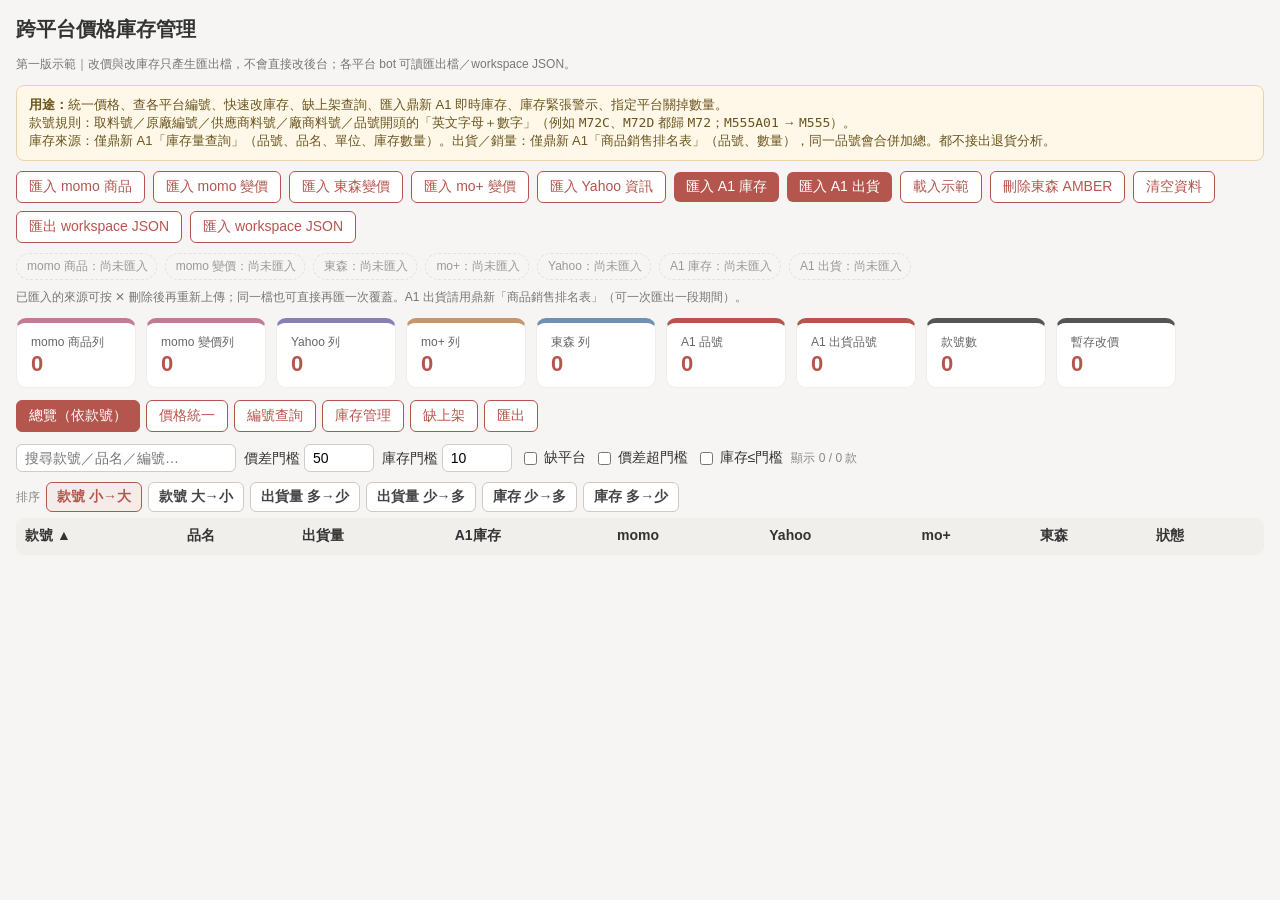
<file: inventory.html>
<!DOCTYPE html>
<html lang="zh-Hant">
<head>
<meta charset="UTF-8"/>
<meta name="viewport" content="width=device-width, initial-scale=1"/>
<title>跨平台價格庫存管理｜第一版</title>
<script src="https://cdn.sheetjs.com/xlsx-0.20.3/package/dist/xlsx.full.min.js"></script>
<style>
:root{
  --momo:#c27a96; --yahoo:#8a7fb5; --moplus:#c9956a; --etmall:#6f8fb3;
  --accent:#b5564e; --bg:#f6f5f3; --ok:#2a8a3a; --warn:#a4744c;
}
*{box-sizing:border-box}
body{font-family:-apple-system,"PingFang TC","Noto Sans TC","Microsoft JhengHei",sans-serif;margin:0;padding:16px;color:#333;background:var(--bg);font-size:14px}
h1{font-size:20px;margin:0 0 4px}
.sub{color:#777;font-size:12px;line-height:1.5;max-width:980px}
.note{background:#fff8e8;border:1px solid #e8d4a8;border-radius:8px;padding:10px 12px;margin:10px 0;font-size:13px;color:#6a5520}
.bar{display:flex;flex-wrap:wrap;gap:8px;align-items:center;margin:10px 0}
.cards{display:flex;flex-wrap:wrap;gap:10px;margin:10px 0}
.card{background:#fff;border:1px solid #eee;border-radius:10px;padding:10px 14px;min-width:120px}
.card.plat{border-top:5px solid}
.card b{display:block;font-size:22px;color:var(--accent)}
.card .lbl{font-size:12px;color:#666}
button,.filebtn{background:var(--accent);color:#fff;border:0;border-radius:6px;padding:6px 12px;font:inherit;cursor:pointer}
button.q,.filebtn.q{background:#fff;color:var(--accent);border:1px solid var(--accent)}
button:disabled{opacity:.45;cursor:not-allowed}
.filebtn{display:inline-flex;align-items:center;gap:4px;position:relative;overflow:hidden}
.filebtn input{position:absolute;inset:0;opacity:0;cursor:pointer}
.tabs{display:flex;flex-wrap:wrap;gap:6px;margin:12px 0}
.tab{background:#fff;color:var(--accent);border:1px solid var(--accent);border-radius:6px;padding:6px 12px;cursor:pointer}
.tab.act{background:var(--accent);color:#fff}
.panel{display:none}.panel.act{display:block}
table{border-collapse:collapse;width:100%;background:#fff}
th,td{border-bottom:1px solid #eee;padding:8px;text-align:left;vertical-align:top}
th{background:#f1efec;cursor:pointer;white-space:nowrap;position:sticky;top:0;z-index:2}
tr:nth-child(even) td{background:#fcfcfc}
.wrap{overflow:auto;max-height:70vh;border:1px solid #eee;border-radius:8px}
.pill{display:inline-block;border-radius:999px;padding:2px 10px;font-weight:700;font-size:12px;border:1px solid currentColor}
.p-momo{background:#c27a9622;color:#a35f7b}
.p-yahoo{background:#8a7fb522;color:#6e639b}
.p-moplus{background:#c9956a26;color:#a4744c}
.p-etmall{background:#6f8fb322;color:#57759a}
.chip{display:inline-block;border:1px solid;border-radius:4px;padding:1px 6px;margin:2px 2px 0 0;font-size:11px;background:#fff}
.ids{font-size:11px;color:#888;word-break:break-all}
.tag{display:inline-block;border-radius:6px;padding:2px 8px;font-size:11px;font-weight:700;margin:1px}
.tag.miss{background:#f1f1f1;color:#888}
.tag.diff{background:#b5564e14;color:#b5564e}
.tag.low{background:#c9956a1a;color:#a4744c}
.tag.ok{background:#2a8a3a14;color:#2a8a3a}
input[type=text],input[type=number],select,textarea{padding:5px 8px;border:1px solid #ccc;border-radius:6px;font:inherit}
textarea{width:100%;min-height:90px;font:12px/1.4 ui-monospace,monospace}
.grid2{display:grid;grid-template-columns:1fr 1fr;gap:12px}
@media(max-width:900px){.grid2{grid-template-columns:1fr}}
.box{background:#fff;border:1px solid #eee;border-radius:10px;padding:12px}
.muted{color:#888;font-size:12px}
.price{font-weight:700}
.row-actions{display:flex;flex-wrap:wrap;gap:6px;align-items:center}
.toast{position:fixed;right:16px;bottom:16px;background:#333;color:#fff;padding:10px 14px;border-radius:8px;opacity:0;transition:.25s;z-index:99}
.toast.show{opacity:.95}
.empty{padding:40px;text-align:center;color:#777;background:#fff;border:1px dashed #ddd;border-radius:10px}
td.n{text-align:right;font-variant-numeric:tabular-nums}
.chkrow{display:flex;gap:10px;flex-wrap:wrap;align-items:center}
label.inline{display:inline-flex;gap:4px;align-items:center}
.plat-col-momo{border-left:3px solid var(--momo)}
.plat-col-yahoo{border-left:3px solid var(--yahoo)}
.plat-col-moplus{border-left:3px solid var(--moplus)}
.plat-col-etmall{border-left:3px solid var(--etmall)}
.src-bar{display:flex;flex-wrap:wrap;gap:8px;margin:4px 0 8px}
.src{display:inline-flex;align-items:center;gap:6px;background:#fff;border:1px solid #e4e0db;border-radius:999px;padding:4px 8px 4px 10px;font-size:12px}
.src.empty{color:#999;background:transparent;border-style:dashed}
.src .fn{max-width:160px;overflow:hidden;text-overflow:ellipsis;white-space:nowrap;color:#888}
.src .rng{color:#6a7a5a}
.src button{background:transparent;color:#888;border:0;padding:0 4px;font-size:14px;cursor:pointer;line-height:1}
.src button:hover{color:var(--accent)}
.sortbar{display:flex;flex-wrap:wrap;gap:6px;align-items:center;margin:6px 0}
button.sortbtn{background:#fff;color:#444;border:1px solid #cfcac4;border-radius:6px;padding:5px 10px;font-weight:600}
button.sortbtn.act{background:#f3ece8;border-color:var(--accent);color:var(--accent)}
th[data-k].sort-asc::after{content:' ▲'}
th[data-k].sort-desc::after{content:' ▼'}
</style>
</head>
<body>
<h1>跨平台價格庫存管理</h1>
<p class="sub">第一版示範｜改價與改庫存只產生匯出檔，不會直接改後台；各平台 bot 可讀匯出檔／workspace JSON。</p>
<div class="note">
  <b>用途：</b>統一價格、查各平台編號、快速改庫存、缺上架查詢、匯入鼎新 A1 即時庫存、庫存緊張警示、指定平台關掉數量。<br/>
  款號規則：取料號／原廠編號／供應商料號／廠商料號／品號開頭的「英文字母＋數字」（例如 <code>M72C</code>、<code>M72D</code> 都歸 <code>M72</code>；<code>M555A01</code> → <code>M555</code>）。<br/>
  庫存來源：僅鼎新 A1「庫存量查詢」（品號、品名、單位、庫存數量）。出貨／銷量：僅鼎新 A1「商品銷售排名表」（品號、數量），同一品號會合併加總。都不接出退貨分析。
</div>

<div class="bar">
  <label class="filebtn q">匯入 momo 商品<input type="file" accept=".xls,.xlsx" data-imp="momoGoods"/></label>
  <label class="filebtn q">匯入 momo 變價<input type="file" accept=".xls,.xlsx" data-imp="momoPrice"/></label>
  <label class="filebtn q">匯入 東森變價<input type="file" accept=".xls,.xlsx" data-imp="etmall"/></label>
  <label class="filebtn q">匯入 mo+ 變價<input type="file" accept=".xls,.xlsx" data-imp="moplus"/></label>
  <label class="filebtn q">匯入 Yahoo 資訊<input type="file" accept=".xls,.xlsx" data-imp="yahoo"/></label>
  <label class="filebtn">匯入 A1 庫存<input type="file" accept=".xls,.xlsx,.csv" data-imp="a1"/></label>
  <label class="filebtn">匯入 A1 出貨<input type="file" accept=".xls,.xlsx,.csv" data-imp="a1Ship"/></label>
  <button class="q" id="btnDemo">載入示範</button>
  <button class="q" id="btnStripAmber">刪除東森 AMBER</button>
  <button class="q" id="btnClear">清空資料</button>
  <button class="q" id="btnExportJson">匯出 workspace JSON</button>
  <label class="filebtn q">匯入 workspace JSON<input type="file" accept=".json" id="impJson"/></label>
</div>
<div class="src-bar" id="srcBar"></div>
<p class="sub" style="margin-top:0">已匯入的來源可按 ✕ 刪除後再重新上傳；同一檔也可直接再匯一次覆蓋。A1 出貨請用鼎新「商品銷售排名表」（可一次匯出一段期間）。</p>
<div class="bar" id="shipRangeBar" style="display:none">
  <span class="muted">出貨統計區間</span>
  <label class="inline"><input type="radio" name="shipRange" value="all" checked/> 全部</label>
  <label class="inline"><input type="radio" name="shipRange" value="30"/> 近30天</label>
  <label class="inline"><input type="radio" name="shipRange" value="7"/> 近7天</label>
  <span class="muted" id="shipRangeHint"></span>
</div>

<div class="cards" id="statCards"></div>

<div class="tabs" id="tabs">
  <button class="tab act" data-tab="overview">總覽（依款號）</button>
  <button class="tab" data-tab="price">價格統一</button>
  <button class="tab" data-tab="ids">編號查詢</button>
  <button class="tab" data-tab="stock">庫存管理</button>
  <button class="tab" data-tab="missing">缺上架</button>
  <button class="tab" data-tab="export">匯出</button>
</div>

<!-- 總覽 -->
<section class="panel act" id="panel-overview">
  <div class="bar">
    <input type="text" id="qSearch" placeholder="搜尋款號／品名／編號…" style="min-width:220px"/>
    <label>價差門檻 <input type="number" id="diffTh" value="50" min="0" style="width:70px"/></label>
    <label>庫存門檻 <input type="number" id="stockTh" value="10" min="0" style="width:70px"/></label>
    <label class="inline"><input type="checkbox" id="fMiss"/> 缺平台</label>
    <label class="inline"><input type="checkbox" id="fDiff"/> 價差超門檻</label>
    <label class="inline"><input type="checkbox" id="fLow"/> 庫存≤門檻</label>
    <span class="muted" id="overviewCount"></span>
  </div>
  <div id="sort-overview"></div>
  <div class="wrap"><table id="tblOverview"><thead></thead><tbody></tbody></table></div>
</section>

<!-- 價格統一 -->
<section class="panel" id="panel-price">
  <div class="grid2">
    <div class="box">
      <h3 style="margin-top:0">選擇款號或貼上清單</h3>
      <input type="text" id="priceStyle" placeholder="輸入款號，例如 M638" list="styleList" style="width:100%;margin-bottom:8px"/>
      <datalist id="styleList"></datalist>
      <textarea id="priceList" placeholder="或一次貼多個款號，每行一個"></textarea>
      <div class="bar">
        <button id="btnLoadPrice">載入</button>
        <label>目標售價 <input type="number" id="targetPrice" min="1" style="width:100px"/></label>
        <label class="inline"><input type="checkbox" id="alsoMarket"/> 同步市價＝售價×1.8（四捨五入）</label>
      </div>
      <div class="chkrow" style="margin:8px 0">
        套用平台：
        <label class="inline"><input type="checkbox" class="platApply" value="momo" checked/> momo</label>
        <label class="inline"><input type="checkbox" class="platApply" value="yahoo" checked/> Yahoo</label>
        <label class="inline"><input type="checkbox" class="platApply" value="moplus" checked/> mo+</label>
        <label class="inline"><input type="checkbox" class="platApply" value="etmall" checked/> 東森</label>
      </div>
      <label class="inline"><input type="checkbox" id="chgCost"/> 同時改寫進價／成本（預設不改；勾選才依公式試算寫入匯出）</label>
      <p class="muted">毛利參考（僅預覽，不自動改進價）：momo／東森 成本≈售價×0.85×0.88；Yahoo 成本≈售價×0.85。</p>
      <div class="bar">
        <button id="btnApplyPrice">套用目標價到暫存</button>
        <button class="q" id="btnClearDraft">清除暫存改價</button>
      </div>
    </div>
    <div class="box">
      <h3 style="margin-top:0">目前價格／毛利預覽</h3>
      <div id="pricePreview" class="muted">先載入款號</div>
    </div>
  </div>
  <div id="sort-price"></div>
  <div class="wrap" style="margin-top:12px"><table id="tblPrice"><thead></thead><tbody></tbody></table></div>
</section>

<!-- 編號查詢 -->
<section class="panel" id="panel-ids">
  <div class="bar">
    <input type="text" id="idSearch" placeholder="款號／料號／商品編號／賣場編號…" style="min-width:280px"/>
  </div>
  <div id="sort-ids"></div>
  <div class="wrap"><table id="tblIds"><thead></thead><tbody></tbody></table></div>
</section>

<!-- 庫存 -->
<section class="panel" id="panel-stock">
  <div class="bar">
    <label>低庫存門檻 <input type="number" id="stockTh2" value="10" min="0" style="width:70px"/></label>
    <span class="muted">A1 庫存：品號、品名、單位、庫存數量。A1 出貨：商品銷售排名表的品號、數量。同一品號會合併加總。不使用出退貨分析。</span>
  </div>
  <div id="sort-stock"></div>
  <div class="wrap"><table id="tblStock"><thead></thead><tbody></tbody></table></div>
  <div class="bar">
    <button id="btnExportStockHint">匯出「關閉數量」提示 CSV</button>
    <span class="muted">勾選平台「關掉數量」後匯出；v1 產生提示檔，正式後台模板待補。</span>
  </div>
</section>

<!-- 缺上架 -->
<section class="panel" id="panel-missing">
  <div class="bar">
    <label class="inline"><input type="checkbox" id="missMomo" checked/> 缺 momo</label>
    <label class="inline"><input type="checkbox" id="missYahoo" checked/> 缺 Yahoo</label>
    <label class="inline"><input type="checkbox" id="missMoplus" checked/> 缺 mo+</label>
    <label class="inline"><input type="checkbox" id="missEtmall" checked/> 缺東森</label>
  </div>
  <div id="sort-missing"></div>
  <div class="wrap"><table id="tblMissing"><thead></thead><tbody></tbody></table></div>
</section>

<!-- 匯出 -->
<section class="panel" id="panel-export">
  <div class="box">
    <h3 style="margin-top:0">匯出批次變價檔（依暫存改價）</h3>
    <p class="muted">需先在「價格統一」套用目標價。Yahoo 官方變價模板尚未提供，v1 匯出簡易欄位。</p>
    <div class="bar">
      <button id="exMomo">匯出 momo 價格資料異動</button>
      <button id="exEtmall">匯出東森商品變價</button>
      <button id="exMoplus">匯出 mo+ 價格資料</button>
      <button id="exYahoo">匯出 Yahoo 簡易變價</button>
    </div>
    <h3>其他</h3>
    <div class="bar">
      <button class="q" id="exOverview">匯出總覽 CSV</button>
      <button class="q" id="exMissing">匯出缺上架 CSV</button>
    </div>
  </div>
</section>

<div class="toast" id="toast"></div>

<script>
(function(){
'use strict';
const LS_KEY = 'price_stock_mgr_v2';
const LS_META = 'price_stock_mgr_v2_meta';
const IDB_NAME = 'price_stock_mgr_v2';
const IDB_STORE = 'workspace';
const IDB_KEY = 'db';
const PLATS = [
  {k:'momo', name:'momo', color:'var(--momo)'},
  {k:'yahoo', name:'Yahoo', color:'var(--yahoo)'},
  {k:'moplus', name:'mo+', color:'var(--moplus)'},
  {k:'etmall', name:'東森', color:'var(--etmall)'}
];

/** @type {{
  meta: object,
  momoGoods: array,
  momoPrice: array,
  etmall: array,
  moplus: array,
  yahoo: array,
  a1: object, // 品號 -> {name, unit, qty}
  a1Ship: object, // 品號 -> {code, name, qty, dates?}
  drafts: object, // style -> {price, market?, plats:[], chgCost?}
  closeQty: object // style -> {momo:bool,...}
}} */
let DB = emptyDB();

function defaultSorts(){
  return {
    overview:{key:'style', dir:1},
    missing:{key:'shipQty', dir:-1},
    stock:{key:'a1Qty', dir:1},
    price:{key:'style', dir:1},
    ids:{key:'style', dir:1}
  };
}
function emptyDB(){
  return {
    meta:{loadedAt:null, counts:{}, files:{}, sorts:defaultSorts(), shipRange:'all'},
    momoGoods:[], momoPrice:[], etmall:[], moplus:[], yahoo:[],
    a1:{}, a1Ship:{}, drafts:{}, closeQty:{}
  };
}

function toast(msg){
  const el=document.getElementById('toast');
  el.textContent=msg; el.classList.add('show');
  clearTimeout(toast._t); toast._t=setTimeout(()=>el.classList.remove('show'),2200);
}

function slimRow(x, keys){
  const o={};
  keys.forEach(k=>{ if(x[k]!=null && x[k]!=='') o[k]=x[k]; });
  return o;
}
function packDB(){
  return {
    meta:Object.assign({}, DB.meta, {savedAt:new Date().toISOString()}),
    momoGoods:DB.momoGoods.map(x=>slimRow(x,['plat','goodsId','skuId','name','sku','style','spec','cost','price','market','qty','status'])),
    momoPrice:DB.momoPrice.map(x=>slimRow(x,['plat','goodsId','name','cost','costUntax','price','market','margin','md','planner','note','effective'])),
    etmall:DB.etmall.map(x=>slimRow(x,['plat','saleId','webId','goodsId','sku','style','name','market','price','cost','margin'])),
    moplus:DB.moplus.map(x=>slimRow(x,['plat','goodsId','skuId','name','spec1','spec2','sku','style','price','market','effective'])),
    yahoo:DB.yahoo.map(x=>slimRow(x,['plat','storeId','goodsId','name','suggest','price','sku','style','spec','cost','stockPrep','qty','status','identity'])),
    a1:DB.a1,
    a1Ship:DB.a1Ship,
    drafts:DB.drafts,
    closeQty:DB.closeQty
  };
}
function openIDB(){
  return new Promise((resolve,reject)=>{
    const req=indexedDB.open(IDB_NAME, 1);
    req.onupgradeneeded=()=>{
      const db=req.result;
      if(!db.objectStoreNames.contains(IDB_STORE)) db.createObjectStore(IDB_STORE);
    };
    req.onsuccess=()=>resolve(req.result);
    req.onerror=()=>reject(req.error);
  });
}
let _saveTimer=null, _saveBusy=false, _saveQueued=false;
async function saveIDB(payload){
  const db=await openIDB();
  return new Promise((resolve,reject)=>{
    const tx=db.transaction(IDB_STORE,'readwrite');
    tx.objectStore(IDB_STORE).put(payload, IDB_KEY);
    tx.oncomplete=()=>{ db.close(); resolve(); };
    tx.onerror=()=>{ db.close(); reject(tx.error); };
  });
}
async function loadIDB(){
  const db=await openIDB();
  return new Promise((resolve,reject)=>{
    const tx=db.transaction(IDB_STORE,'readonly');
    const req=tx.objectStore(IDB_STORE).get(IDB_KEY);
    req.onsuccess=()=>{ db.close(); resolve(req.result||null); };
    req.onerror=()=>{ db.close(); reject(req.error); };
  });
}
function save(){
  // debounce + IndexedDB（容量比 localStorage 大很多，重新整理不會掉）
  _saveQueued=true;
  if(_saveTimer) clearTimeout(_saveTimer);
  _saveTimer=setTimeout(flushSave, 80);
}
async function flushSave(){
  if(_saveBusy){ _saveQueued=true; return; }
  _saveBusy=true; _saveQueued=false;
  const payload=packDB();
  try{
    await saveIDB(payload);
    try{ localStorage.setItem(LS_META, JSON.stringify({savedAt:payload.meta.savedAt, counts:payload.meta.counts||{}})); }catch(_){}
  }catch(e){
    console.warn(e);
    // 後備：仍試 localStorage（可能失敗）
    try{ localStorage.setItem(LS_KEY, JSON.stringify(payload)); toast('已暫存（瀏覽器本機）'); }
    catch(e2){ toast('暫存失敗，請改按「匯出 workspace JSON」備份'); }
  }finally{
    _saveBusy=false;
    if(_saveQueued) save();
  }
}
function loadLS(){
  // sync stub kept for callers; real load is loadPersisted()
  try{
    const raw=localStorage.getItem(LS_KEY);
    if(!raw) return;
    const o=JSON.parse(raw);
    DB=Object.assign(emptyDB(), o);
    recomputeStyles();
  }catch(e){ console.warn(e); }
}
async function loadPersisted(){
  try{
    const o=await loadIDB();
    if(o && typeof o==='object'){
      DB=Object.assign(emptyDB(), o);
      recomputeStyles();
      return 'idb';
    }
  }catch(e){ console.warn('idb load', e); }
  try{
    const raw=localStorage.getItem(LS_KEY);
    if(raw){
      DB=Object.assign(emptyDB(), JSON.parse(raw));
      recomputeStyles();
      // migrate to IDB
      try{ await saveIDB(packDB()); }catch(_){}
      return 'ls';
    }
  }catch(e){ console.warn(e); }
  return null;
}

function styleCode(sku){
  if(sku==null) return '';
  const raw=String(sku).trim().toUpperCase();
  if(!raw) return '';
  // 字母＋數字為款號，去掉後面的色碼／尺碼後綴：M72C／M72D→M72，M555A01→M555
  const m=raw.match(/^([A-Z]+\d+)/);
  if(m) return m[1];
  const f=raw.match(/^[A-Z0-9]{4}/);
  return f? f[0] : raw.slice(0,4);
}
function rekeyStyleMap(map, mergeFn){
  if(!map || typeof map!=='object') return {};
  const out={};
  Object.keys(map).forEach(k=>{
    const nk=styleCode(k)||k;
    if(!out[nk]) out[nk]=map[k];
    else if(mergeFn) out[nk]=mergeFn(out[nk], map[k]);
    else out[nk]=Object.assign({}, out[nk], map[k]);
  });
  return out;
}
function recomputeStyles(){
  (DB.momoGoods||[]).forEach(x=>{ if(x.sku) x.style=styleCode(x.sku); });
  (DB.etmall||[]).forEach(x=>{ if(x.sku) x.style=styleCode(x.sku); });
  (DB.moplus||[]).forEach(x=>{ if(x.sku) x.style=styleCode(x.sku); });
  (DB.yahoo||[]).forEach(x=>{ if(x.sku) x.style=styleCode(x.sku); });
  DB.drafts=rekeyStyleMap(DB.drafts||{}, (a,b)=>{
    const later=(b&&b.at&&(!a||!a.at||b.at>a.at))?b:a;
    const other=later===b?a:b;
    const plats=[...new Set([].concat((later&&later.plats)||[], (other&&other.plats)||[]))];
    return Object.assign({}, other, later, {plats});
  });
  DB.closeQty=rekeyStyleMap(DB.closeQty||{}, (a,b)=>{
    const o=Object.assign({}, a);
    Object.keys(b||{}).forEach(k=>{ if(b[k]) o[k]=true; });
    return o;
  });
  if(!DB.a1Ship) DB.a1Ship={};
  if(!DB.meta) DB.meta={};
  if(!DB.meta.sorts) DB.meta.sorts=defaultSorts();
  else DB.meta.sorts=Object.assign(defaultSorts(), DB.meta.sorts);
  if(!DB.meta.shipRange) DB.meta.shipRange='all';
}
function num(v){
  if(v==null || v==='') return null;
  if(typeof v==='number') return isFinite(v)?v:null;
  const s=String(v).replace(/,/g,'').replace(/%/,'').trim();
  if(!s) return null;
  const n=Number(s);
  return isFinite(n)?n:null;
}
function s(v){ return v==null?'':String(v).trim(); }
function todayStr(){
  const d=new Date();
  const z=n=>String(n).padStart(2,'0');
  return d.getFullYear()+'/'+z(d.getMonth()+1)+'/'+z(d.getDate());
}

function readSheet(file){
  return new Promise((resolve,reject)=>{
    const fr=new FileReader();
    fr.onload=()=>{
      try{
        const wb=XLSX.read(fr.result,{type:'array', cellDates:true});
        resolve(wb);
      }catch(e){ reject(e); }
    };
    fr.onerror=()=>reject(fr.error);
    fr.readAsArrayBuffer(file);
  });
}
function sheetToRows(wb, preferNames){
  let name=wb.SheetNames[0];
  if(preferNames && preferNames.length){
    const hit=wb.SheetNames.find(n=>preferNames.some(p=>n.includes(p)));
    if(hit) name=hit;
  }
  const ws=wb.Sheets[name];
  // header detection: find first row with enough non-empty
  const aoa=XLSX.utils.sheet_to_json(ws,{header:1, defval:null, raw:false});
  let hi=0;
  for(let i=0;i<Math.min(aoa.length,8);i++){
    const row=aoa[i]||[];
    const filled=row.filter(x=>x!=null && String(x).trim()!=='').length;
    if(filled>=3){ hi=i; break; }
  }
  // mo+ has title row then header
  const header=(aoa[hi]||[]).map(x=>s(x));
  const rows=[];
  for(let r=hi+1;r<aoa.length;r++){
    const raw=aoa[r]||[];
    if(raw.every(x=>x==null||String(x).trim()==='')) continue;
    const obj={};
    header.forEach((h,i)=>{ if(h) obj[h]=raw[i]; });
    rows.push(obj);
  }
  return {sheet:name, header, rows};
}
function pick(obj, names){
  for(const n of names){
    if(obj[n]!=null && s(obj[n])!=='') return obj[n];
  }
  // fuzzy: trim spaces / newlines in keys
  const keys=Object.keys(obj);
  for(const n of names){
    const hit=keys.find(k=>s(k).replace(/\s+/g,'')===n.replace(/\s+/g,''));
    if(hit && obj[hit]!=null && s(obj[hit])!=='') return obj[hit];
  }
  return null;
}

/* ---------- parsers ---------- */
function parseMomoGoods(rows){
  return rows.map(r=>{
    const sku=s(pick(r,['商品原廠編號']));
    return {
      plat:'momo',
      goodsId:s(pick(r,['商品編號'])),
      skuId:s(pick(r,['單品編號'])),
      name:s(pick(r,['商品名稱'])),
      sku,
      style:styleCode(sku),
      spec:s(pick(r,['單品詳細'])),
      cost:num(pick(r,['進價'])),
      price:num(pick(r,['售價(含稅)','售價'])),
      market:num(pick(r,['市價'])),
      qty:num(pick(r,['可接單量'])),
      status:s(pick(r,['銷售狀況']))};
  }).filter(x=>x.goodsId || x.sku);
}
function parseMomoPrice(rows){
  return rows.map(r=>{
    return {
      plat:'momo',
      goodsId:s(pick(r,['商品編號'])),
      name:s(pick(r,['商品名稱'])),
      cost:num(pick(r,['進價'])),
      costUntax:num(pick(r,['進價(未稅)'])),
      price:num(pick(r,['售價'])),
      market:num(pick(r,['市價'])),
      margin:pick(r,['毛利率(%)']),
      md:s(pick(r,['負責MD聯絡資訊'])),
      planner:s(pick(r,['負責企劃聯絡資訊'])),
      note:s(pick(r,['備註'])),
      effective:s(pick(r,['生效日期']))};
  }).filter(x=>x.goodsId);
}
function stripEtmallAmber(list){
  const kept=[], removed=[];
  (list||[]).forEach(x=>{
    const n=s(x.name).trim();
    // 【Amber】… / [Amber]… / Amber_… / Amber-…
    if(/^[【\[]?\s*Amber/i.test(n) || n.toUpperCase().startsWith('AMBER')) removed.push(x);
    else kept.push(x);
  });
  return {kept, removed};
}
function parseEtmall(rows){
  return rows.map(r=>{
    const sku=s(pick(r,['廠商料號']));
    return {
      plat:'etmall',
      saleId:s(pick(r,['銷售編號'])),
      webId:s(pick(r,['網站編號'])),
      goodsId:s(pick(r,['商品編號'])),
      sku,
      style:styleCode(sku),
      name:s(pick(r,['商品名稱'])),
      market:num(pick(r,['市價'])),
      price:num(pick(r,['售價'])),
      cost:num(pick(r,['成本價'])),
      margin:pick(r,['毛利率'])};
  }).filter(x=>x.goodsId || x.sku);
}
function parseMoplus(rows){
  return rows.map(r=>{
    const sku=s(pick(r,['商品原廠編號']));
    return {
      plat:'moplus',
      goodsId:s(pick(r,['商品編號'])),
      skuId:s(pick(r,['單品編號'])),
      name:s(pick(r,['商品名稱'])),
      spec1:s(pick(r,['規格一'])),
      spec2:s(pick(r,['規格二'])),
      sku,
      style:styleCode(sku),
      price:num(pick(r,['售價'])),
      market:num(pick(r,['市價'])),
      effective:s(pick(r,['生效日期']))};
  }).filter(x=>x.goodsId || x.sku);
}
function parseYahoo(rows){
  return rows.map(r=>{
    const sku=s(pick(r,['供應商料號']));
    const nameAttr=s(pick(r,['名稱']));
    const acc=s(pick(r,['賣場配件名稱']));
    return {
      plat:'yahoo',
      storeId:s(pick(r,['賣場編號'])),
      goodsId:s(pick(r,['商品序號'])),
      name:s(pick(r,['賣場名稱'])),
      suggest:num(pick(r,['廠商建議價'])),
      price:num(pick(r,['賣場售價','配件售價'])),
      sku,
      style:styleCode(sku),
      spec:[nameAttr,acc].filter(Boolean).join(' / '),
      cost:num(pick(r,['商品成本'])),
      stockPrep:num(pick(r,['備貨數量'])),
      qty:num(pick(r,['可售數量'])),
      status:s(pick(r,['賣場狀態'])),
      identity:s(pick(r,['身分/型態']))};
  }).filter(x=>x.storeId || x.goodsId);
}
function normHead(h){ return s(h).replace(/\s+/g,''); }
function findColKey(keys, cands, opts){
  const deny=(opts&&opts.deny)||[];
  const nk=keys.map(k=>({k, n:normHead(k)}));
  for(const c of cands){
    const hit=nk.find(x=>x.n===c);
    if(hit) return hit.k;
  }
  for(const c of cands){
    const hit=nk.find(x=>{
      if(!x.n.includes(c)) return false;
      if(deny.some(d=>d && x.n.includes(d))) return false;
      if(c==='品號' && /品號數/.test(x.n)) return false;
      if(c==='編號' && x.n!=='編號' && x.n!=='商品編號') return false;
      return true;
    });
    if(hit) return hit.k;
  }
  return null;
}
function ymd(dt){
  if(!(dt instanceof Date) || isNaN(dt)) return null;
  const y=dt.getFullYear(), m=dt.getMonth()+1, d=dt.getDate();
  if(y<1990||y>2100) return null;
  return y+'-'+String(m).padStart(2,'0')+'-'+String(d).padStart(2,'0');
}
function parseDate(v){
  if(v==null || v==='') return null;
  if(v instanceof Date) return ymd(v);
  if(typeof v==='number' && isFinite(v) && v>20000 && v<80000){
    const epoch=new Date(Date.UTC(1899,11,30));
    return ymd(new Date(epoch.getTime()+Math.round(v)*86400000));
  }
  const t=String(v).trim();
  let m=t.match(/(\d{4})[\/.\-](\d{1,2})[\/.\-](\d{1,2})/);
  if(m) return m[1]+'-'+String(m[2]).padStart(2,'0')+'-'+String(m[3]).padStart(2,'0');
  m=t.match(/^(\d{4})(\d{2})(\d{2})/);
  if(m){
    const mm=Number(m[2]), dd=Number(m[3]);
    if(mm>=1&&mm<=12&&dd>=1&&dd<=31) return m[1]+'-'+m[2]+'-'+m[3];
  }
  return null;
}
function inferFileDate(filename, sheet){
  const texts=[sheet||'', filename||''].join(' ');
  let m=texts.match(/20\d{2}[01]\d[0-3]\d/);
  if(m){
    const t=m[0];
    const mm=Number(t.slice(4,6)), dd=Number(t.slice(6,8));
    if(mm>=1&&mm<=12&&dd>=1&&dd<=31) return t.slice(0,4)+'-'+t.slice(4,6)+'-'+t.slice(6,8);
  }
  m=String(filename||'').match(/^(\d{4})(?:[._-]|$)/);
  if(m){
    const mm=m[1].slice(0,2), dd=m[1].slice(2,4);
    const mi=Number(mm), di=Number(dd);
    if(mi>=1&&mi<=12&&di>=1&&di<=31){
      const now=new Date();
      let y=now.getFullYear();
      const cand=new Date(y, mi-1, di);
      if(cand.getTime()-now.getTime()>7*86400000) y--;
      return y+'-'+mm+'-'+dd;
    }
  }
  return null;
}
function parseA1(rows){
  const map={};
  rows.forEach(r=>{
    const keys=Object.keys(r);
    const codeKey=findColKey(keys,['品號','料號','貨號','商品編號','品号']);
    const code=s(codeKey?r[codeKey]:'').toUpperCase();
    if(!code) return;
    const nameKey=findColKey(keys,['品名','品名規格','商品名稱']);
    const name=s(nameKey?r[nameKey]:'');
    const unitKey=findColKey(keys,['單位','单位']);
    const qtyKey=findColKey(keys,['庫存數量','庫存量','現有庫存','现有库存','庫存'],{deny:['出貨','銷貨','銷售']});
    const qty=num(qtyKey?r[qtyKey]:null);
    const add=qty==null?0:qty;
    if(map[code]){
      map[code].qty=(map[code].qty||0)+add;
      if(!map[code].name && name) map[code].name=name;
      if(!map[code].unit && unitKey) map[code].unit=s(r[unitKey]);
    } else {
      map[code]={code, name, unit:s(unitKey?r[unitKey]:''), qty:add};
    }
  });
  return map;
}
function parseA1Ship(rows, fileDate){
  const items={};
  rows.forEach(r=>{
    const keys=Object.keys(r);
    const codeKey=findColKey(keys,['品號','料號','貨號','商品編號']);
    if(!codeKey) return;
    const code=s(r[codeKey]).toUpperCase();
    if(!code) return;
    const qtyKey=findColKey(keys,['出貨數量','銷貨數量','銷售數量','數量'],{deny:['庫存','退貨','佔比']});
    const qty=num(qtyKey?r[qtyKey]:null);
    if(qty==null || qty<=0) return;
    const nameKey=findColKey(keys,['品名','商品名稱','品名規格']);
    const dateKey=findColKey(keys,['出貨日期','單據日期','銷貨日期','日期'],{deny:['生效']});
    let dt=dateKey?parseDate(r[dateKey]):null;
    if(!dt && fileDate) dt=fileDate;
    const name=s(nameKey?r[nameKey]:'');
    if(!items[code]) items[code]={code, name, qty:0, dates:{}};
    items[code].qty+=qty;
    if(!items[code].name && name) items[code].name=name;
    if(dt) items[code].dates[dt]=(items[code].dates[dt]||0)+qty;
  });
  return items;
}
function shipDateRange(){
  let min=null, max=null, count=0;
  Object.values(DB.a1Ship||{}).forEach(rec=>{
    Object.keys(rec.dates||{}).forEach(d=>{
      if(!d) return;
      count++;
      if(!min || d<min) min=d;
      if(!max || d>max) max=d;
    });
  });
  return {min, max, hasDates:count>0, same: !!(min&&max&&min===max)};
}
function shipFilterStart(){
  const meta=shipDateRange();
  if(!meta.hasDates) return null;
  const mode=String((DB.meta&&DB.meta.shipRange)||'all');
  if(mode==='all') return null;
  const days=Number(mode);
  if(!days) return null;
  const parts=meta.max.split('-').map(Number);
  const end=new Date(parts[0], parts[1]-1, parts[2]);
  end.setDate(end.getDate()-(days-1));
  return ymd(end);
}
function recShipQty(rec, start, end){
  if(!start) return rec.qty||0;
  const dates=rec.dates||{};
  const keys=Object.keys(dates);
  if(!keys.length) return 0;
  let sum=0;
  keys.forEach(d=>{ if(d>=start && (!end || d<=end)) sum+=dates[d]; });
  return sum;
}
function shipQtyOfStyle(style){
  const meta=shipDateRange();
  const start=shipFilterStart();
  const end=meta.max;
  let sum=0;
  Object.values(DB.a1Ship||{}).forEach(rec=>{
    if(styleCode(rec.code)!==style) return;
    sum+=recShipQty(rec, start, end);
  });
  return sum;
}
function shipFmtRange(){
  const meta=shipDateRange();
  if(!meta.hasDates) return '';
  if(meta.same) return meta.min.replace(/-/g,'/');
  return meta.min.replace(/-/g,'/')+'–'+meta.max.replace(/-/g,'/');
}

/* ---------- unify by style ---------- */
function buildIndex(){
  /** style -> aggregated */
  const map=new Map();
  function ensure(style, nameHint){
    if(!style) return null;
    if(!map.has(style)){
      map.set(style,{
        style, name:nameHint||'',
        momo:[], yahoo:[], moplus:[], etmall:[],
        a1Qty:null, shipQty:0
      });
    }
    const o=map.get(style);
    if(!o.name && nameHint) o.name=nameHint;
    return o;
  }
  (DB.momoGoods||[]).forEach(x=>{ const o=ensure(styleCode(x.sku||x.style),x.name); if(o) o.momo.push(x); });
  // if only momoPrice (no goods), still try link later via goodsId — skip style
  (DB.moplus||[]).forEach(x=>{ const o=ensure(styleCode(x.sku||x.style),x.name); if(o) o.moplus.push(x); });
  (DB.etmall||[]).forEach(x=>{ const o=ensure(styleCode(x.sku||x.style),x.name); if(o) o.etmall.push(x); });
  (DB.yahoo||[]).forEach(x=>{
    if(!x.sku) return;
    const o=ensure(styleCode(x.sku||x.style),x.name); if(o) o.yahoo.push(x);
  });

  // A1 庫存：依新款號規則加總；同一品號在 parse 時已合併
  const a1ByStyle={};
  Object.values(DB.a1||{}).forEach(rec=>{
    const st=styleCode(rec.code);
    if(!st) return;
    a1ByStyle[st]=(a1ByStyle[st]||0)+(rec.qty||0);
    ensure(st, rec.name);
  });
  const shipStart=shipFilterStart();
  const shipEnd=(shipDateRange().max||null);
  const shipByStyle={};
  Object.values(DB.a1Ship||{}).forEach(rec=>{
    const st=styleCode(rec.code);
    if(!st) return;
    shipByStyle[st]=(shipByStyle[st]||0)+recShipQty(rec, shipStart, shipEnd);
    ensure(st, rec.name);
  });
  map.forEach((o,st)=>{
    if(a1ByStyle[st]!=null) o.a1Qty=a1ByStyle[st];
    o.shipQty=shipByStyle[st]||0;
  });
  return map;
}

function platPrice(list){
  // representative price: first non-null
  for(const x of list){ if(x.price!=null) return x.price; }
  return null;
}
function platIds(list, plat){
  if(plat==='momo') return [...new Set(list.map(x=>x.goodsId).filter(Boolean))];
  if(plat==='yahoo') return [...new Set(list.map(x=>x.storeId||x.goodsId).filter(Boolean))];
  if(plat==='moplus') return [...new Set(list.map(x=>x.goodsId).filter(Boolean))];
  if(plat==='etmall') return [...new Set(list.map(x=>x.webId||x.saleId||x.goodsId).filter(Boolean))];
  return [];
}
function platQty(list){
  let sum=0, any=false;
  list.forEach(x=>{ if(x.qty!=null){ sum+=x.qty; any=true; }});
  return any?sum:null;
}
function priceSpread(prices){
  const arr=prices.filter(p=>p!=null);
  if(arr.length<2) return 0;
  return Math.max(...arr)-Math.min(...arr);
}

/* ---------- UI ---------- */
const SRC_DEFS=[
  {k:'momoGoods', label:'momo 商品', clear(){ DB.momoGoods=[]; if(DB.meta.counts) DB.meta.counts.momoGoods=0; }},
  {k:'momoPrice', label:'momo 變價', clear(){ DB.momoPrice=[]; if(DB.meta.counts) DB.meta.counts.momoPrice=0; }},
  {k:'etmall', label:'東森', clear(){ DB.etmall=[]; if(DB.meta.counts) DB.meta.counts.etmall=0; }},
  {k:'moplus', label:'mo+', clear(){ DB.moplus=[]; if(DB.meta.counts) DB.meta.counts.moplus=0; }},
  {k:'yahoo', label:'Yahoo', clear(){ DB.yahoo=[]; if(DB.meta.counts) DB.meta.counts.yahoo=0; }},
  {k:'a1', label:'A1 庫存', clear(){ DB.a1={}; if(DB.meta.counts) DB.meta.counts.a1=0; }},
  {k:'a1Ship', label:'A1 出貨', clear(){ DB.a1Ship={}; if(DB.meta.counts) DB.meta.counts.a1Ship=0; }}
];
function sourceCount(k){
  if(k==='a1') return Object.keys(DB.a1||{}).length;
  if(k==='a1Ship') return Object.keys(DB.a1Ship||{}).length;
  return (DB[k]||[]).length;
}
function clearSource(k){
  const def=SRC_DEFS.find(x=>x.k===k); if(!def) return;
  if(!sourceCount(k)){ toast(def.label+' 目前沒有資料'); return; }
  if(!confirm('刪除「'+def.label+'」已匯入資料？刪後可重新上傳。')) return;
  def.clear();
  if(DB.meta.files) delete DB.meta.files[k];
  save(); refreshAll(); toast('已刪除 '+def.label+'，可重新上傳');
}
function renderSources(){
  const bar=document.getElementById('srcBar'); if(!bar) return;
  const files=(DB.meta&&DB.meta.files)||{};
  bar.innerHTML=SRC_DEFS.map(d=>{
    const n=sourceCount(d.k);
    const fn=files[d.k]||'';
    if(!n) return `<span class="src empty">${d.label}：尚未匯入</span>`;
    const rng=(d.k==='a1Ship')?shipFmtRange():'';
    return `<span class="src"><b>${d.label}</b> ${n} 列${rng?` <span class="rng">${esc(rng)}</span>`:''}${fn?` <span class="fn" title="${esc(fn)}">${esc(fn)}</span>`:''}<button type="button" title="刪除後可重新上傳" data-clear-src="${d.k}">✕</button></span>`;
  }).join('');
  bar.querySelectorAll('[data-clear-src]').forEach(btn=>{
    btn.onclick=()=>clearSource(btn.getAttribute('data-clear-src'));
  });
  syncShipRangeBar();
}
function renderCards(){
  const c=DB.meta.counts||{};
  const items=[
    {lbl:'momo 商品列', n:c.momoGoods||DB.momoGoods.length, color:'var(--momo)'},
    {lbl:'momo 變價列', n:c.momoPrice||DB.momoPrice.length, color:'var(--momo)'},
    {lbl:'Yahoo 列', n:c.yahoo||DB.yahoo.length, color:'var(--yahoo)'},
    {lbl:'mo+ 列', n:c.moplus||DB.moplus.length, color:'var(--moplus)'},
    {lbl:'東森 列', n:c.etmall||DB.etmall.length, color:'var(--etmall)'},
    {lbl:'A1 品號', n:c.a1||Object.keys(DB.a1||{}).length, color:'var(--accent)'},
    {lbl:'A1 出貨品號', n:c.a1Ship||Object.keys(DB.a1Ship||{}).length, color:'var(--accent)'},
    {lbl:'款號數', n:buildIndex().size, color:'#555'},
    {lbl:'暫存改價', n:Object.keys(DB.drafts||{}).length, color:'#555'}
  ];
  document.getElementById('statCards').innerHTML=items.map(it=>`
    <div class="card plat" style="border-top-color:${it.color}"><span class="lbl">${it.lbl}</span><b>${it.n}</b></div>
  `).join('');
}

function fillStyleList(){
  const idx=buildIndex();
  const dl=document.getElementById('styleList');
  dl.innerHTML=[...idx.keys()].sort().map(st=>`<option value="${st}">`).join('');
}

function getSort(tab){
  if(!DB.meta) DB.meta={};
  if(!DB.meta.sorts) DB.meta.sorts=defaultSorts();
  return DB.meta.sorts[tab] || defaultSorts()[tab];
}
function setSort(tab, key, dir){
  if(!DB.meta) DB.meta={};
  if(!DB.meta.sorts) DB.meta.sorts=defaultSorts();
  DB.meta.sorts[tab]={key, dir};
  save();
}
function cmpStyle(a,b){
  return String(a||'').localeCompare(String(b||''), 'zh-Hant', {numeric:true, sensitivity:'base'});
}
function sortRows(rows, tab){
  const cur=getSort(tab)||{key:'style', dir:1};
  const key=cur.key, d=cur.dir<0?-1:1;
  return rows.slice().sort((a,b)=>{
    let c=0;
    if(key==='style' || key==='name') c=cmpStyle(a[key], b[key]);
    else c=((Number(a[key])||0)-(Number(b[key])||0));
    if(!c && key!=='style') c=cmpStyle(a.style, b.style);
    return c*d;
  });
}
function headerDefaultDir(key){
  if(key==='shipQty') return -1;
  if(key==='a1Qty') return 1;
  return 1;
}
function renderSortBar(slotId, tab, opts, rerender){
  const el=document.getElementById(slotId);
  if(!el) return;
  const cur=getSort(tab);
  const btn=(key,dir,label)=>{
    const act=cur && cur.key===key && cur.dir===dir;
    return `<button type="button" class="sortbtn${act?' act':''}" data-sk="${key}" data-sd="${dir}">${label}</button>`;
  };
  const extra=(opts&&opts.stock)? btn('a1Qty',1,'庫存 少→多')+btn('a1Qty',-1,'庫存 多→少') : '';
  el.innerHTML=`<div class="sortbar"><span class="muted">排序</span>
    ${btn('style',1,'款號 小→大')}
    ${btn('style',-1,'款號 大→小')}
    ${btn('shipQty',-1,'出貨量 多→少')}
    ${btn('shipQty',1,'出貨量 少→多')}
    ${extra}
  </div>`;
  el.querySelectorAll('button[data-sk]').forEach(b=>{
    b.onclick=()=>{ setSort(tab, b.getAttribute('data-sk'), Number(b.getAttribute('data-sd'))); rerender(); };
  });
}
function bindHeaderSort(thead, tab, rerender){
  const cur=getSort(tab);
  thead.querySelectorAll('th[data-k]').forEach(th=>{
    const k=th.dataset.k;
    th.classList.remove('sort-asc','sort-desc');
    if(cur && cur.key===k) th.classList.add(cur.dir<0?'sort-desc':'sort-asc');
    th.onclick=()=>{
      const now=getSort(tab);
      if(now && now.key===k) setSort(tab, k, now.dir*-1);
      else setSort(tab, k, headerDefaultDir(k));
      rerender();
    };
  });
}
function syncShipRangeBar(){
  const bar=document.getElementById('shipRangeBar');
  if(!bar) return;
  const meta=shipDateRange();
  const show=meta.hasDates && !meta.same;
  bar.style.display=show?'flex':'none';
  const cur=(DB.meta&&DB.meta.shipRange)||'all';
  bar.querySelectorAll('input[name="shipRange"]').forEach(inp=>{
    inp.checked=inp.value===cur;
  });
  const hint=document.getElementById('shipRangeHint');
  if(hint) hint.textContent=meta.hasDates?('資料期間 '+shipFmtRange()):'';
}

function renderOverview(){
  const idx=buildIndex();
  const q=s(document.getElementById('qSearch').value).toLowerCase();
  const diffTh=num(document.getElementById('diffTh').value)||0;
  const stockTh=num(document.getElementById('stockTh').value);
  const fMiss=document.getElementById('fMiss').checked;
  const fDiff=document.getElementById('fDiff').checked;
  const fLow=document.getElementById('fLow').checked;

  let rows=[...idx.values()];
  rows=rows.filter(o=>{
    const prices=[platPrice(o.momo),platPrice(o.yahoo),platPrice(o.moplus),platPrice(o.etmall)];
    const miss=PLATS.filter(p=>!o[p.k].length).map(p=>p.name);
    const spread=priceSpread(prices);
    const low=o.a1Qty!=null && stockTh!=null && o.a1Qty<=stockTh;
    if(fMiss && !miss.length) return false;
    if(fDiff && spread<=diffTh) return false;
    if(fLow && !low) return false;
    if(q){
      const blob=[o.style,o.name,
        ...platIds(o.momo,'momo'),...platIds(o.yahoo,'yahoo'),
        ...platIds(o.moplus,'moplus'),...platIds(o.etmall,'etmall')
      ].join(' ').toLowerCase();
      if(!blob.includes(q)) return false;
    }
    return true;
  });

  rows=sortRows(rows,'overview');
  renderSortBar('sort-overview','overview',{stock:true},renderOverview);

  document.getElementById('overviewCount').textContent=`顯示 ${rows.length} / ${idx.size} 款`;
  const thead=document.querySelector('#tblOverview thead');
  thead.innerHTML=`<tr>
    <th data-k="style">款號</th><th>品名</th><th data-k="shipQty">出貨量</th><th data-k="a1Qty">A1庫存</th>
    <th>momo</th><th>Yahoo</th><th>mo+</th><th>東森</th><th>狀態</th>
  </tr>`;
  bindHeaderSort(thead,'overview',renderOverview);
  const tb=document.querySelector('#tblOverview tbody');
  tb.innerHTML=rows.map(o=>{
    const prices=[platPrice(o.momo),platPrice(o.yahoo),platPrice(o.moplus),platPrice(o.etmall)];
    const miss=PLATS.filter(p=>!o[p.k].length);
    const spread=priceSpread(prices);
    const tags=[];
    if(miss.length) tags.push(`<span class="tag miss">缺 ${miss.map(p=>p.name).join(',')}</span>`);
    if(spread>diffTh) tags.push(`<span class="tag diff">價差 ${spread}</span>`);
    if(o.a1Qty!=null && stockTh!=null && o.a1Qty<=stockTh) tags.push(`<span class="tag low">庫存緊張 ${o.a1Qty}</span>`);
    if(!tags.length) tags.push(`<span class="tag ok">OK</span>`);
    const cell=(plat,list,cls)=>{
      const p=platPrice(list);
      const ids=platIds(list,plat).slice(0,3).join(', ');
      if(!list.length) return `<td class="${cls}"><span class="muted">—</span></td>`;
      return `<td class="${cls}"><span class="pill p-${plat}">${p!=null?p:'?'}</span><div class="ids">${ids}</div></td>`;
    };
    return `<tr>
      <td><b>${o.style}</b></td>
      <td>${esc(o.name).slice(0,40)}</td>
      <td class="n">${o.shipQty||0}</td>
      <td class="n">${o.a1Qty==null?'—':o.a1Qty}</td>
      ${cell('momo',o.momo,'plat-col-momo')}
      ${cell('yahoo',o.yahoo,'plat-col-yahoo')}
      ${cell('moplus',o.moplus,'plat-col-moplus')}
      ${cell('etmall',o.etmall,'plat-col-etmall')}
      <td>${tags.join(' ')}</td>
    </tr>`;
  }).join('');
}

function esc(t){
  return String(t||'').replace(/[&<>"']/g,c=>({'&':'&amp;','<':'&lt;','>':'&gt;','"':'&quot;',"'":'&#39;'}[c]));
}

function renderIds(){
  const q=s(document.getElementById('idSearch').value).toLowerCase();
  const idx=buildIndex();
  let rows=[...idx.values()];
  if(q){
    rows=rows.filter(o=>{
      const blob=[o.style,o.name,
        ...o.momo.flatMap(x=>[x.goodsId,x.sku,x.spec]),
        ...o.yahoo.flatMap(x=>[x.storeId,x.goodsId,x.sku,x.spec]),
        ...o.moplus.flatMap(x=>[x.goodsId,x.sku,x.spec1]),
        ...o.etmall.flatMap(x=>[x.goodsId,x.webId,x.saleId,x.sku])
      ].join(' ').toLowerCase();
      return blob.includes(q);
    });
  }
  rows=sortRows(rows,'ids');
  renderSortBar('sort-ids','ids',{stock:true},renderIds);
  const thead=document.querySelector('#tblIds thead');
  thead.innerHTML=`<tr>
    <th data-k="style">款號</th><th>品名</th><th data-k="shipQty">出貨量</th><th>momo 商品編號 / 料號</th><th>Yahoo 賣場／序號 / 料號</th><th>mo+ 商品編號 / 料號</th><th>東森 網站／銷售／商品 / 料號</th>
  </tr>`;
  bindHeaderSort(thead,'ids',renderIds);
  document.querySelector('#tblIds tbody').innerHTML=rows.slice(0,500).map(o=>`<tr>
    <td><b>${o.style}</b></td><td>${esc(o.name).slice(0,36)}</td>
    <td class="n">${o.shipQty||0}</td>
    <td class="ids">${o.momo.map(x=>`${x.goodsId}｜${x.sku} ${x.spec||''}`).join('<br>')||'—'}</td>
    <td class="ids">${o.yahoo.map(x=>`${x.storeId}/${x.goodsId}｜${x.sku} ${x.spec||''}`).join('<br>')||'—'}</td>
    <td class="ids">${o.moplus.map(x=>`${x.goodsId}｜${x.sku} ${x.spec1||''}`).join('<br>')||'—'}</td>
    <td class="ids">${o.etmall.map(x=>`${x.webId||''}/${x.saleId||''}/${x.goodsId}｜${x.sku}`).join('<br>')||'—'}</td>
  </tr>`).join('') || `<tr><td colspan="7" class="muted">無資料</td></tr>`;
}

function marginPreview(price, plat){
  if(price==null) return null;
  if(plat==='yahoo') return {cost:Math.round(price*0.85), note:'售價×0.85'};
  // momo / etmall / moplus use same display ref
  return {cost:Math.round(price*0.85*0.88), note:'售價×0.85×0.88'};
}

function selectedStylesFromPriceUI(){
  const one=s(document.getElementById('priceStyle').value).toUpperCase();
  const many=document.getElementById('priceList').value.split(/[\s,;]+/).map(x=>x.trim().toUpperCase()).filter(Boolean);
  const set=new Set();
  if(one) set.add(styleCode(one)||one);
  many.forEach(x=>set.add(styleCode(x)||x));
  return [...set];
}

function renderPriceTable(styles){
  const idx=buildIndex();
  const target=num(document.getElementById('targetPrice').value);
  const rows=styles.map(st=>idx.get(st)).filter(Boolean);
  const prev=document.getElementById('pricePreview');
  if(!rows.length){
    prev.innerHTML='找不到款號，請先匯入各平台資料。';
    document.querySelector('#tblPrice tbody').innerHTML='';
    return;
  }
  if(target!=null){
    prev.innerHTML=PLATS.map(p=>{
      const m=marginPreview(target,p.k);
      return `<div><span class="pill p-${p.k}">${p.name}</span> 目標 ${target} → 參考成本 <b>${m.cost}</b> <span class="muted">(${m.note})</span></div>`;
    }).join('');
  } else prev.innerHTML='輸入目標售價可預覽參考成本（不自動改進價）。';

  rows=sortRows(rows,'price');
  renderSortBar('sort-price','price',{stock:true},()=>renderPriceTable(selectedStylesFromPriceUI()));
  const thead=document.querySelector('#tblPrice thead');
  thead.innerHTML=`<tr>
    <th data-k="style">款號</th><th>品名</th><th data-k="shipQty">出貨量</th><th>momo</th><th>Yahoo</th><th>mo+</th><th>東森</th><th>暫存目標</th>
  </tr>`;
  bindHeaderSort(thead,'price',()=>renderPriceTable(selectedStylesFromPriceUI()));
  document.querySelector('#tblPrice tbody').innerHTML=rows.map(o=>{
    const d=DB.drafts[o.style];
    const cell=(plat,list)=> list.length? `<span class="pill p-${plat}">${platPrice(list)??'?'}</span><div class="ids">${list.length} SKU</div>` : '—';
    return `<tr>
      <td><b>${o.style}</b></td><td>${esc(o.name).slice(0,36)}</td>
      <td class="n">${o.shipQty||0}</td>
      <td>${cell('momo',o.momo)}</td><td>${cell('yahoo',o.yahoo)}</td>
      <td>${cell('moplus',o.moplus)}</td><td>${cell('etmall',o.etmall)}</td>
      <td>${d?`<b>${d.price}</b> → ${(d.plats||[]).join(',')}`:'—'}</td>
    </tr>`;
  }).join('');
}

function renderStock(){
  const th=num(document.getElementById('stockTh2').value);
  document.getElementById('stockTh').value=th;
  const idx=buildIndex();
  let rows=[...idx.values()].filter(o=>o.a1Qty!=null || o.shipQty || o.momo.length || o.yahoo.length);
  rows=sortRows(rows,'stock');
  renderSortBar('sort-stock','stock',{stock:true},renderStock);
  const thead=document.querySelector('#tblStock thead');
  thead.innerHTML=`<tr>
    <th data-k="style">款號</th><th>品名</th><th data-k="shipQty">出貨量</th><th data-k="a1Qty">A1庫存</th><th>momo可接單</th><th>Yahoo可售</th><th>關掉數量</th><th>狀態</th>
  </tr>`;
  bindHeaderSort(thead,'stock',renderStock);
  document.querySelector('#tblStock tbody').innerHTML=rows.map(o=>{
    const cq=DB.closeQty[o.style]||{};
    const low=o.a1Qty!=null && th!=null && o.a1Qty<=th;
    const checks=PLATS.map(p=>`
      <label class="inline"><input type="checkbox" data-close="${o.style}" data-plat="${p.k}" ${cq[p.k]?'checked':''} ${o[p.k].length?'':'disabled'}/> ${p.name}</label>
    `).join(' ');
    return `<tr>
      <td><b>${o.style}</b></td><td>${esc(o.name).slice(0,36)}</td>
      <td class="n">${o.shipQty||0}</td>
      <td class="n">${o.a1Qty==null?'—':o.a1Qty}</td>
      <td class="n">${platQty(o.momo)??'—'}</td>
      <td class="n">${platQty(o.yahoo)??'—'}</td>
      <td>${checks}</td>
      <td>${low?'<span class="tag low">緊張</span>':'<span class="tag ok">—</span>'}</td>
    </tr>`;
  }).join('') || `<tr><td colspan="8" class="muted">請先匯入 A1 或平台資料</td></tr>`;

  document.querySelectorAll('input[data-close]').forEach(inp=>{
    inp.onchange=()=>{
      const st=inp.getAttribute('data-close');
      const plat=inp.getAttribute('data-plat');
      if(!DB.closeQty[st]) DB.closeQty[st]={};
      DB.closeQty[st][plat]=inp.checked;
      save();
    };
  });
}

function renderMissing(){
  const want={
    momo:document.getElementById('missMomo').checked,
    yahoo:document.getElementById('missYahoo').checked,
    moplus:document.getElementById('missMoplus').checked,
    etmall:document.getElementById('missEtmall').checked
  };
  const idx=buildIndex();
  let rows=[...idx.values()].filter(o=>{
    return PLATS.some(p=>want[p.k] && !o[p.k].length);
  });
  rows=sortRows(rows,'missing');
  renderSortBar('sort-missing','missing',{stock:true},renderMissing);
  const thead=document.querySelector('#tblMissing thead');
  thead.innerHTML=`<tr>
    <th data-k="style">款號</th><th>品名</th><th data-k="shipQty">出貨量</th><th data-k="a1Qty">A1庫存</th><th>已上架</th><th>缺平台</th>
  </tr>`;
  bindHeaderSort(thead,'missing',renderMissing);
  document.querySelector('#tblMissing tbody').innerHTML=rows.map(o=>{
    const on=PLATS.filter(p=>o[p.k].length).map(p=>`<span class="pill p-${p.k}">${p.name}</span>`).join(' ');
    const miss=PLATS.filter(p=>!o[p.k].length).map(p=>`<span class="tag miss">${p.name}</span>`).join(' ');
    return `<tr><td><b>${o.style}</b></td><td>${esc(o.name).slice(0,40)}</td>
      <td class="n">${o.shipQty||0}</td>
      <td class="n">${o.a1Qty??'—'}</td><td>${on||'—'}</td><td>${miss}</td></tr>`;
  }).join('') || `<tr><td colspan="6" class="muted">沒有缺上架（或尚未匯入）</td></tr>`;
}

function refreshAll(){
  renderSources();
  renderCards();
  fillStyleList();
  renderOverview();
  renderIds();
  renderStock();
  renderMissing();
  const st=selectedStylesFromPriceUI();
  if(st.length) renderPriceTable(st);
}

/* ---------- import handlers ---------- */
async function handleImport(kind, file){
  try{
    const wb=await readSheet(file);
    let parsed;
    if(kind==='momoGoods'){
      parsed=sheetToRows(wb);
      DB.momoGoods=parseMomoGoods(parsed.rows);
      DB.meta.counts.momoGoods=DB.momoGoods.length;
      toast(`momo 商品 ${DB.momoGoods.length} 列（${parsed.sheet}）`);
    } else if(kind==='momoPrice'){
      parsed=sheetToRows(wb,['價格資料異動']);
      DB.momoPrice=parseMomoPrice(parsed.rows);
      DB.meta.counts.momoPrice=DB.momoPrice.length;
      toast(`momo 變價 ${DB.momoPrice.length} 列`);
      if(!DB.momoGoods.length) toast('提醒：還要匯入「momo 商品」才能對上款號／判斷缺上架');
    } else if(kind==='etmall'){
      parsed=sheetToRows(wb,['商品變價']);
      let et=parseEtmall(parsed.rows);
      const stripped=stripEtmallAmber(et);
      DB.etmall=stripped.kept;
      DB.meta.counts.etmall=DB.etmall.length;
      if(stripped.removed.length) toast(`東森 ${DB.etmall.length} 列（已自動刪除 AMBER ${stripped.removed.length} 列）`);
      else toast(`東森 ${DB.etmall.length} 列`);
    } else if(kind==='moplus'){
      parsed=sheetToRows(wb,['匯出商品價格資料']);
      // mo+ header may be row after title — sheetToRows already finds first rich row; if first row is title, second is header
      // Re-parse carefully if columns look wrong
      if(!parsed.header.includes('商品編號') && parsed.rows.length){
        // force header row 1 (0-index)
        const aoa=XLSX.utils.sheet_to_json(wb.Sheets[parsed.sheet],{header:1,defval:null,raw:false});
        const header=(aoa[1]||[]).map(x=>s(x));
        const rows=[];
        for(let r=2;r<aoa.length;r++){
          const raw=aoa[r]||[];
          if(raw.every(x=>x==null||String(x).trim()==='')) continue;
          const obj={}; header.forEach((h,i)=>{if(h)obj[h]=raw[i];}); rows.push(obj);
        }
        parsed={sheet:parsed.sheet, header, rows};
      }
      DB.moplus=parseMoplus(parsed.rows);
      DB.meta.counts.moplus=DB.moplus.length;
      toast(`mo+ ${DB.moplus.length} 列`);
    } else if(kind==='yahoo'){
      parsed=sheetToRows(wb);
      DB.yahoo=parseYahoo(parsed.rows);
      DB.meta.counts.yahoo=DB.yahoo.length;
      toast(`Yahoo ${DB.yahoo.length} 列`);
    } else if(kind==='a1'){
      parsed=sheetToRows(wb);
      DB.a1=parseA1(parsed.rows);
      DB.meta.counts.a1=Object.keys(DB.a1).length;
      toast(`A1 庫存 ${DB.meta.counts.a1} 個品號（同品號已合併）`);
    } else if(kind==='a1Ship'){
      parsed=sheetToRows(wb,['商品銷售排名表']);
      const fileDate=inferFileDate(file.name, parsed.sheet);
      DB.a1Ship=parseA1Ship(parsed.rows, fileDate);
      const n=Object.keys(DB.a1Ship).length;
      DB.meta.counts.a1Ship=n;
      const total=Object.values(DB.a1Ship).reduce((s,x)=>s+(x.qty||0),0);
      const rng=shipFmtRange();
      if(!n) toast('沒有讀到出貨列，請用鼎新 A1「商品銷售排名表」（品號、數量），不要用出退貨分析或銷貨單');
      else toast(`A1 出貨 ${n} 個品號，合計 ${total} 件`+(rng?`（${rng}）`:''));
    }
    DB.meta.loadedAt=new Date().toISOString();
    if(!DB.meta.files) DB.meta.files={};
    if(kind) DB.meta.files[kind]=file.name;
    save();
    refreshAll();
  }catch(e){
    console.error(e);
    toast('匯入失敗：'+e.message);
  }
}

document.querySelectorAll('input[data-imp]').forEach(inp=>{
  inp.addEventListener('change',()=>{
    const f=inp.files&&inp.files[0];
    if(!f) return;
    handleImport(inp.getAttribute('data-imp'), f);
    inp.value='';
  });
});

document.getElementById('impJson').addEventListener('change',async e=>{
  const f=e.target.files&&e.target.files[0]; if(!f) return;
  try{
    const text=await f.text();
    DB=Object.assign(emptyDB(), JSON.parse(text));
    recomputeStyles();
    save(); refreshAll(); toast('已匯入 workspace JSON');
  }catch(err){ toast('JSON 無效'); }
  e.target.value='';
});

document.getElementById('btnExportJson').onclick=()=>{
  const blob=new Blob([JSON.stringify(DB,null,2)],{type:'application/json'});
  downloadBlob(blob, `price_stock_workspace_${dateStamp()}.json`);
};

document.getElementById('btnStripAmber').onclick=()=>{
  const {kept, removed}=stripEtmallAmber(DB.etmall);
  if(!removed.length){ toast('東森沒有 AMBER 品名'); return; }
  if(!confirm('將刪除東森品名以 AMBER 開頭的 '+removed.length+' 列，確定？')) return;
  DB.etmall=kept;
  DB.meta.counts.etmall=kept.length;
  save(); refreshAll();
  toast('已刪除東森 AMBER '+removed.length+' 列，剩 '+kept.length+' 列');
};
document.getElementById('btnClear').onclick=()=>{
  if(!confirm('確定清空本機所有匯入與暫存？')) return;
  DB=emptyDB(); save(); refreshAll(); toast('已清空');
};

document.getElementById('btnDemo').onclick=()=>{
  // synthetic demo so UI can be tried offline
  DB=emptyDB();
  DB.momoGoods=[
    {plat:'momo',goodsId:'15879329',skuId:'001',name:'【Amore】SET2 秋冬多款氣質長裙任選',sku:'M638A01',style:'M638',spec:'黑色 F',cost:320,price:499,market:899,qty:0,status:'暫時中斷'},
    {plat:'momo',goodsId:'15879329',skuId:'002',name:'【Amore】SET2 秋冬多款氣質長裙任選',sku:'M638C01',style:'M638',spec:'咖啡色 F',cost:320,price:499,market:899,qty:2,status:'暫時中斷'},
    {plat:'momo',goodsId:'15875657',skuId:'001',name:'【Amore】秋冬美式彎刀寬褲',sku:'M640A01',style:'M640',spec:'黑色 F',cost:450,price:602,market:899,qty:12,status:'販售中'}
  ];
  DB.yahoo=[
    {plat:'yahoo',storeId:'12321210',goodsId:'41199592',name:'直條紋長袖襯衫',suggest:899,price:499,sku:'M649A01',style:'M649',spec:'色系 / 咖啡色',cost:424,qty:3,status:'正常'},
    {plat:'yahoo',storeId:'12330001',goodsId:'41199001',name:'氣質長裙',suggest:899,price:520,sku:'M638A01',style:'M638',spec:'色系 / 黑色',cost:440,qty:1,status:'正常'}
  ];
  DB.moplus=[
    {plat:'moplus',goodsId:'TP00052310000001',skuId:'001',name:'【AMONE】百搭輕柔舒適飄逸氣質亞麻裙',spec1:'亞麻裙-黑色',spec2:'無',sku:'M125A01',style:'M125',price:502,market:899}
  ];
  DB.etmall=[
    {plat:'etmall',saleId:'8022390',webId:'s14250538',goodsId:'8033871',sku:'M651A01',style:'M651',name:'AM艾莫兒 撞色條紋大學T',market:899,price:527,cost:394}
  ];
  DB.momoPrice=[
    {plat:'momo',goodsId:'15879329',name:'【Amore】SET2 秋冬多款氣質長裙任選',cost:320,costUntax:305,price:499,market:899,md:'demo',planner:'demo'}
  ];
  DB.a1={
    'M638A01':{code:'M638A01',name:'長裙-黑',unit:'件',qty:5},
    'M638C01':{code:'M638C01',name:'長裙-咖',unit:'件',qty:3},
    'M640A01':{code:'M640A01',name:'彎刀寬褲',unit:'件',qty:40},
    'M649A01':{code:'M649A01',name:'直條紋襯衫',unit:'件',qty:8},
    'M125A01':{code:'M125A01',name:'亞麻裙',unit:'件',qty:2},
    'M651A01':{code:'M651A01',name:'條紋大學T',unit:'件',qty:15},
    'M72C01':{code:'M72C01',name:'示範C',unit:'件',qty:4},
    'M72D01':{code:'M72D01',name:'示範D',unit:'件',qty:3}
  };
  DB.a1Ship={
    'M638A01':{code:'M638A01',name:'長裙-黑',qty:18,dates:{'2026-11-01':10,'2026-11-08':8}},
    'M638C01':{code:'M638C01',name:'長裙-咖',qty:9,dates:{'2026-11-01':5,'2026-11-08':4}},
    'M640A01':{code:'M640A01',name:'彎刀寬褲',qty:40,dates:{'2026-11-01':22,'2026-11-08':18}},
    'M649A01':{code:'M649A01',name:'直條紋襯衫',qty:6,dates:{'2026-11-08':6}},
    'M72C01':{code:'M72C01',name:'示範C',qty:12,dates:{'2026-11-01':7,'2026-11-08':5}},
    'M72D01':{code:'M72D01',name:'示範D',qty:8,dates:{'2026-11-01':3,'2026-11-08':5}}
  };
  DB.momoGoods.push(
    {plat:'momo',goodsId:'10000072',skuId:'001',name:'示範 M72C',sku:'M72C01',style:'M72',spec:'C',cost:100,price:299,market:599,qty:2,status:'販售中'},
    {plat:'momo',goodsId:'10000072',skuId:'002',name:'示範 M72D',sku:'M72D01',style:'M72',spec:'D',cost:100,price:299,market:599,qty:1,status:'販售中'}
  );
  DB.meta.counts={momoGoods:DB.momoGoods.length,momoPrice:1,yahoo:2,moplus:1,etmall:1,a1:Object.keys(DB.a1).length,a1Ship:Object.keys(DB.a1Ship).length};
  DB.meta.loadedAt=new Date().toISOString();
  DB.meta.files={a1Ship:'示範'};
  recomputeStyles();
  save(); refreshAll(); toast('已載入示範資料');
};

/* tabs */
document.querySelectorAll('.tab').forEach(btn=>{
  btn.onclick=()=>{
    document.querySelectorAll('.tab').forEach(b=>b.classList.remove('act'));
    document.querySelectorAll('.panel').forEach(p=>p.classList.remove('act'));
    btn.classList.add('act');
    document.getElementById('panel-'+btn.dataset.tab).classList.add('act');
    if(btn.dataset.tab==='stock') renderStock();
    if(btn.dataset.tab==='missing') renderMissing();
    if(btn.dataset.tab==='ids') renderIds();
    if(btn.dataset.tab==='overview') renderOverview();
  };
});

['qSearch','diffTh','stockTh','fMiss','fDiff','fLow'].forEach(id=>{
  document.getElementById(id).addEventListener('input',()=>renderOverview());
  document.getElementById(id).addEventListener('change',()=>renderOverview());
});
document.getElementById('idSearch').addEventListener('input',renderIds);
['missMomo','missYahoo','missMoplus','missEtmall'].forEach(id=>{
  document.getElementById(id).addEventListener('change',renderMissing);
});
document.getElementById('stockTh2').addEventListener('change',()=>{
  document.getElementById('stockTh').value=document.getElementById('stockTh2').value;
  renderStock(); renderOverview();
});
document.querySelectorAll('input[name="shipRange"]').forEach(inp=>{
  inp.addEventListener('change',()=>{
    if(!inp.checked) return;
    if(!DB.meta) DB.meta={};
    DB.meta.shipRange=inp.value;
    save(); refreshAll();
  });
});

document.getElementById('btnLoadPrice').onclick=()=>{
  const st=selectedStylesFromPriceUI();
  if(!st.length){ toast('請輸入款號'); return; }
  renderPriceTable(st);
};
document.getElementById('btnApplyPrice').onclick=()=>{
  const st=selectedStylesFromPriceUI();
  const price=num(document.getElementById('targetPrice').value);
  if(!st.length || price==null){ toast('需要款號與目標售價'); return; }
  const plats=[...document.querySelectorAll('.platApply:checked')].map(x=>x.value);
  if(!plats.length){ toast('至少選一個平台'); return; }
  const alsoMarket=document.getElementById('alsoMarket').checked;
  const chgCost=document.getElementById('chgCost').checked;
  const market=alsoMarket? Math.round(price*1.8) : null;
  st.forEach(style=>{
    DB.drafts[style]={price, market, plats:[...plats], chgCost, at:new Date().toISOString()};
  });
  save(); renderPriceTable(st); renderCards(); toast(`已暫存 ${st.length} 款改價`);
};
document.getElementById('btnClearDraft').onclick=()=>{
  DB.drafts={}; save(); refreshAll(); toast('已清除暫存改價');
};

/* ---------- exports ---------- */
function downloadBlob(blob, filename){
  const a=document.createElement('a');
  a.href=URL.createObjectURL(blob);
  a.download=filename;
  a.click();
  setTimeout(()=>URL.revokeObjectURL(a.href),2000);
}
function dateStamp(){
  const d=new Date();
  const z=n=>String(n).padStart(2,'0');
  return d.getFullYear()+z(d.getMonth()+1)+z(d.getDate())+'_'+z(d.getHours())+z(d.getMinutes());
}
function aoaToXlsx(aoa, sheetName, filename){
  const ws=XLSX.utils.aoa_to_sheet(aoa);
  const wb=XLSX.utils.book_new();
  XLSX.utils.book_append_sheet(wb, ws, sheetName.slice(0,31));
  XLSX.writeFile(wb, filename);
}

function draftItems(){
  const idx=buildIndex();
  const out=[];
  Object.entries(DB.drafts||{}).forEach(([style,d])=>{
    const o=idx.get(style);
    if(!o) return;
    out.push({style, d, o});
  });
  return out;
}

document.getElementById('exMomo').onclick=()=>{
  const items=draftItems().filter(x=>x.d.plats.includes('momo'));
  if(!items.length){ toast('沒有 momo 暫存改價'); return; }
  // Prefer matching momoPrice rows by goodsId from goods
  const header=['商品編號','商品名稱','生效日期','進價','進價(未稅)','售價','市價','毛利率(%)','備註','負責MD聯絡資訊','負責企劃聯絡資訊'];
  const aoa=[header];
  const eff=todayStr();
  const seen=new Set();
  items.forEach(({d,o})=>{
    const goodsIds=[...new Set(o.momo.map(x=>x.goodsId))];
    goodsIds.forEach(gid=>{
      if(seen.has(gid)) return; seen.add(gid);
      const fromPrice=DB.momoPrice.find(x=>x.goodsId===gid);
      const fromGoods=o.momo.find(x=>x.goodsId===gid);
      let cost=fromPrice?fromPrice.cost:(fromGoods&&fromGoods.cost);
      let costUntax=fromPrice?fromPrice.costUntax:null;
      if(d.chgCost){
        const m=marginPreview(d.price,'momo');
        cost=m.cost;
        costUntax=Math.round(cost/1.05);
      }
      const market=d.market!=null?d.market:(fromPrice?fromPrice.market:(fromGoods&&fromGoods.market));
      aoa.push([
        gid,
        (fromPrice&&fromPrice.name)||(fromGoods&&fromGoods.name)||o.name,
        eff,
        cost, costUntax,
        d.price, market,
        fromPrice?fromPrice.margin:'',
        '跨平台統一價',
        (fromPrice&&fromPrice.md)||'',
        (fromPrice&&fromPrice.planner)||''
      ]);
    });
  });
  aoaToXlsx(aoa,'價格資料異動',`momo_批次變價_${dateStamp()}.xlsx`);
  toast(`已匯出 momo ${aoa.length-1} 列`);
};

document.getElementById('exEtmall').onclick=()=>{
  const items=draftItems().filter(x=>x.d.plats.includes('etmall'));
  if(!items.length){ toast('沒有東森暫存改價'); return; }
  const header=['變價活動','開始日期','結束日期','帶狀週期','帶狀時間','銷售編號','網站編號','商品編號','廠商料號','國際條碼','商品名稱','市價','售價','成本價','毛利率','毛利額','修改後市價','修改後售價','修改後成本價','失敗訊息'];
  const aoa=[header];
  items.forEach(({d,o})=>{
    o.etmall.forEach(row=>{
      let newCost='';
      if(d.chgCost) newCost=marginPreview(d.price,'etmall').cost;
      aoa.push([
        '','','','','',
        row.saleId, row.webId, row.goodsId, row.sku, '',
        row.name, row.market, row.price, row.cost, row.margin, '',
        d.market!=null?d.market:'', d.price, newCost, ''
      ]);
    });
  });
  aoaToXlsx(aoa,'商品變價',`東森_商品變價_${dateStamp()}.xlsx`);
  toast(`已匯出東森 ${aoa.length-1} 列`);
};

document.getElementById('exMoplus').onclick=()=>{
  const items=draftItems().filter(x=>x.d.plats.includes('moplus'));
  if(!items.length){ toast('沒有 mo+ 暫存改價'); return; }
  const aoa=[
    ['*黃底為可申請異動之項目'],
    ['商品編號','商品名稱','單品編號','規格一','規格二','商品原廠編號','生效日期','售價','市價']
  ];
  const eff=todayStr();
  items.forEach(({d,o})=>{
    o.moplus.forEach(row=>{
      aoa.push([
        row.goodsId, row.name, row.skuId, row.spec1, row.spec2, row.sku,
        eff, d.price, d.market!=null?d.market:row.market
      ]);
    });
  });
  aoaToXlsx(aoa,'匯出商品價格資料',`moplus_變價_${dateStamp()}.xlsx`);
  toast(`已匯出 mo+ ${aoa.length-2} 列`);
};

document.getElementById('exYahoo').onclick=()=>{
  const items=draftItems().filter(x=>x.d.plats.includes('yahoo'));
  if(!items.length){ toast('沒有 Yahoo 暫存改價'); return; }
  const header=['賣場編號','商品序號','供應商料號','目前售價','修改後售價','可售數量','修改後可售數量','備註'];
  const aoa=[header];
  items.forEach(({d,o})=>{
    const cq=DB.closeQty[o.style]||{};
    o.yahoo.forEach(row=>{
      // prefer SKU-level rows (有供應商料號長度>4 or 有配件)
      if(!row.sku) return;
      const newQty=cq.yahoo?0:'';
      aoa.push([row.storeId, row.goodsId, row.sku, row.price, d.price, row.qty, newQty, 'v1簡易格式｜官方模板待補']);
    });
  });
  aoaToXlsx(aoa,'Yahoo簡易變價',`yahoo_簡易變價_${dateStamp()}.xlsx`);
  toast(`已匯出 Yahoo 簡易 ${aoa.length-1} 列（官方模板待補）`);
};

function toCSV(aoa){
  return aoa.map(r=>r.map(c=>{
    const t=c==null?'':String(c);
    if(/[",\n]/.test(t)) return '"'+t.replace(/"/g,'""')+'"';
    return t;
  }).join(',')).join('\n');
}

document.getElementById('exOverview').onclick=()=>{
  const idx=buildIndex();
  const aoa=[['款號','品名','出貨量','A1庫存','momo售價','momo編號','Yahoo售價','Yahoo編號','mo+售價','mo+編號','東森售價','東森編號','缺平台']];
  sortRows([...idx.values()],'overview').forEach(o=>{
    const miss=PLATS.filter(p=>!o[p.k].length).map(p=>p.name).join('|');
    aoa.push([
      o.style,o.name,o.shipQty||0,o.a1Qty??'',
      platPrice(o.momo)??'', platIds(o.momo,'momo').join('|'),
      platPrice(o.yahoo)??'', platIds(o.yahoo,'yahoo').join('|'),
      platPrice(o.moplus)??'', platIds(o.moplus,'moplus').join('|'),
      platPrice(o.etmall)??'', platIds(o.etmall,'etmall').join('|'),
      miss
    ]);
  });
  downloadBlob(new Blob(['\ufeff'+toCSV(aoa)],{type:'text/csv;charset=utf-8'}),'總覽_'+dateStamp()+'.csv');
};

document.getElementById('exMissing').onclick=()=>{
  const idx=buildIndex();
  const aoa=[['款號','品名','出貨量','A1庫存','缺平台','已上架']];
  sortRows([...idx.values()].filter(o=>PLATS.some(p=>!o[p.k].length)),'missing').forEach(o=>{
    const miss=PLATS.filter(p=>!o[p.k].length).map(p=>p.name);
    aoa.push([o.style,o.name,o.shipQty||0,o.a1Qty??'',miss.join('|'),PLATS.filter(p=>o[p.k].length).map(p=>p.name).join('|')]);
  });
  downloadBlob(new Blob(['\ufeff'+toCSV(aoa)],{type:'text/csv;charset=utf-8'}),'缺上架_'+dateStamp()+'.csv');
};

document.getElementById('btnExportStockHint').onclick=()=>{
  const idx=buildIndex();
  const aoa=[['款號','品名','出貨量','A1庫存','平台','建議可售數量','原數量備註']];
  Object.entries(DB.closeQty||{}).forEach(([style,flags])=>{
    const o=idx.get(style); if(!o) return;
    PLATS.forEach(p=>{
      if(!flags[p.k]) return;
      let note='';
      if(p.k==='momo') note='可接單量原 '+ (platQty(o.momo)??'?');
      if(p.k==='yahoo') note='可售數量原 '+ (platQty(o.yahoo)??'?');
      aoa.push([style,o.name,o.shipQty||0,o.a1Qty??'',p.name,0,note+'｜正式後台庫存模板待補']);
    });
  });
  if(aoa.length===1){ toast('尚未勾選關掉數量'); return; }
  downloadBlob(new Blob(['\ufeff'+toCSV(aoa)],{type:'text/csv;charset=utf-8'}),'關閉數量提示_'+dateStamp()+'.csv');
  toast('已匯出關閉數量提示');
};

// init — 從 IndexedDB 載入，重新整理不消失
window.__PSM={get DB(){return DB;}, set DB(v){DB=v;}, buildIndex, refreshAll, save, loadLS, loadPersisted, flushSave, styleCode, parseA1, parseA1Ship, parseDate, inferFileDate, findColKey, recomputeStyles, sortRows, shipDateRange};
(async function init(){
  toast('載入暫存中…');
  const src=await loadPersisted();
  refreshAll();
  if(src) toast('已還原上次匯入的資料');
  else {
    const t=document.getElementById('toast');
    t.classList.remove('show');
  }
})();
})();
</script>
</body>
</html>
</file>
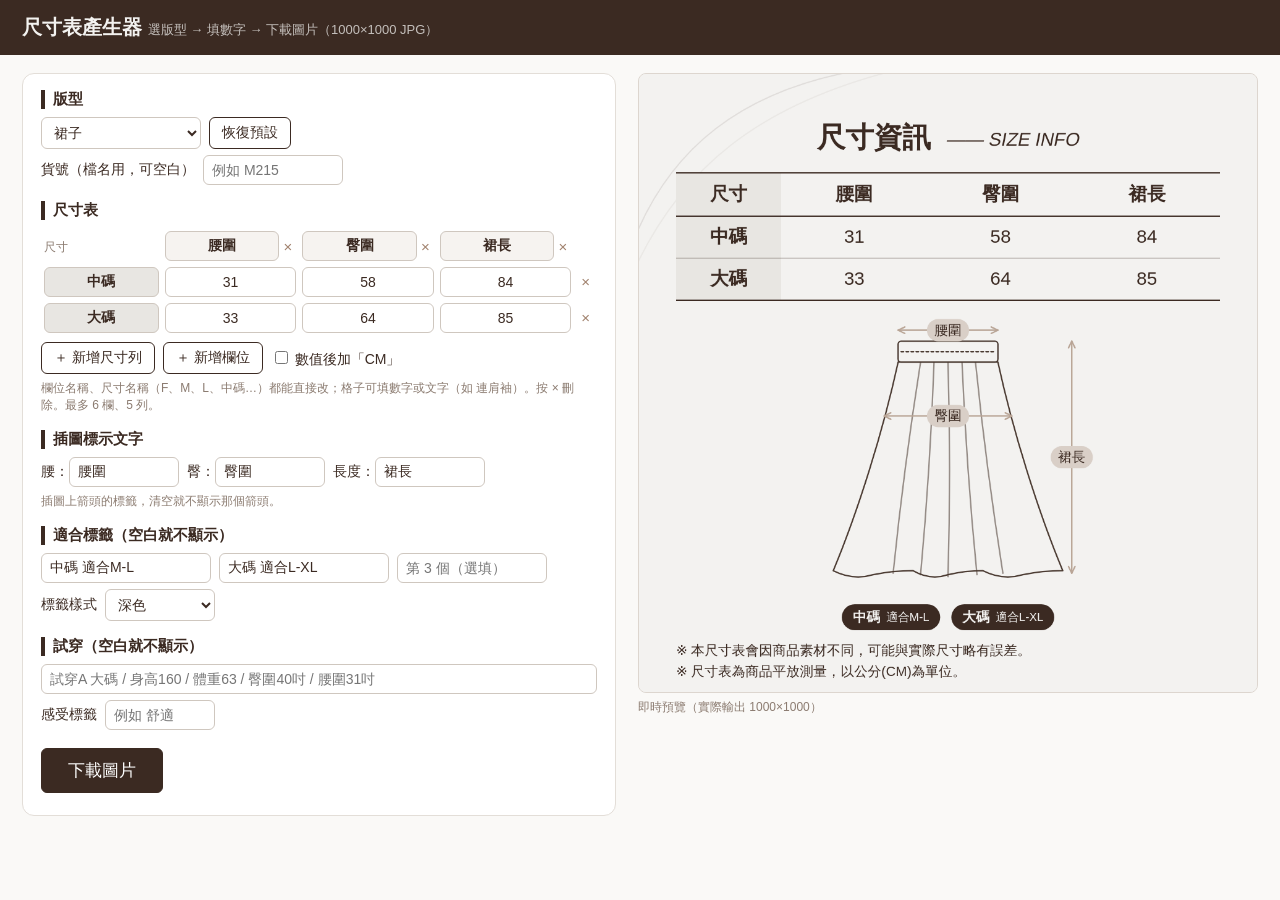
<file: size-chart.html>
<!DOCTYPE html>
<html lang="zh-Hant">
<head>
<meta charset="UTF-8">
<meta name="viewport" content="width=device-width, initial-scale=1">
<title>尺寸表產生器</title>
<style>
:root{--bg:#f3f2f0;--ink:#3b2a22;--gray:#e8e6e2;--beige:#d9cfc7;}
*{box-sizing:border-box}
body{margin:0;font-family:"PingFang TC","Noto Sans TC","Noto Sans CJK TC","Microsoft JhengHei",sans-serif;background:#faf9f7;color:var(--ink)}
header{padding:14px 22px;background:var(--ink);color:#f3f2f0;font-size:20px;font-weight:600}
.wrap{display:flex;gap:22px;padding:18px 22px;flex-wrap:wrap;align-items:flex-start}
.panel{flex:1 1 460px;max-width:620px;background:#fff;border:1px solid #e3ded8;border-radius:12px;padding:16px 18px}
.preview{flex:0 1 620px}
.preview canvas{width:100%;max-width:620px;border:1px solid #ddd6cf;border-radius:8px;display:block;background:var(--bg)}
h3{margin:16px 0 8px;font-size:15px;border-left:4px solid var(--ink);padding-left:8px}
h3:first-child{margin-top:0}
label{font-size:14px}
input[type=text],select,textarea{font:inherit;font-size:14px;padding:6px 8px;border:1px solid #cfc7bf;border-radius:6px;background:#fff;color:var(--ink)}
select{min-width:160px}
.row{display:flex;gap:8px;align-items:center;flex-wrap:wrap;margin:6px 0}
.grid{border-collapse:collapse;width:100%}
.grid td{padding:3px}
.grid input{width:100%;min-width:56px;text-align:center}
.grid thead input{font-weight:700;background:#f6f3f0}
.grid td.rn input{background:var(--gray);font-weight:600}
.x{border:none;background:none;color:#a0806c;cursor:pointer;font-size:15px;padding:0 4px}
button{font:inherit;font-size:14px;padding:6px 12px;border-radius:6px;border:1px solid var(--ink);background:#fff;color:var(--ink);cursor:pointer}
button.main{background:var(--ink);color:#fff;font-size:17px;padding:10px 26px}
button:hover{opacity:.85}
.hint{font-size:12px;color:#8b7b70}
.arrows input{width:110px}
</style>
</head>
<body>
<header>尺寸表產生器 <span style="font-size:13px;opacity:.75;font-weight:400">選版型 → 填數字 → 下載圖片（1000×1000 JPG）</span></header>
<div class="wrap">
 <div class="panel" id="panel">
  <h3>版型</h3>
  <div class="row">
   <select id="tpl"></select>
   <button id="reset" title="把這個版型恢復成預設欄位和數字">恢復預設</button>
  </div>
  <div class="row"><label>貨號（檔名用，可空白）</label><input type="text" id="sku" placeholder="例如 M215" style="width:140px"></div>

  <h3>尺寸表</h3>
  <div style="overflow-x:auto"><table class="grid" id="grid"></table></div>
  <div class="row">
   <button id="addRow">＋ 新增尺寸列</button>
   <button id="addCol">＋ 新增欄位</button>
   <label><input type="checkbox" id="cm"> 數值後加「CM」</label>
  </div>
  <div class="hint">欄位名稱、尺寸名稱（F、M、L、中碼…）都能直接改；格子可填數字或文字（如 連肩袖）。按 × 刪除。最多 6 欄、5 列。</div>

  <h3>插圖標示文字</h3>
  <div class="row arrows" id="arrows"></div>
  <div class="hint">插圖上箭頭的標籤，清空就不顯示那個箭頭。</div>

  <h3>適合標籤（空白就不顯示）</h3>
  <div class="row"><input type="text" id="b0" placeholder="例如 中碼 適合M-L" style="width:170px"><input type="text" id="b1" placeholder="例如 大碼 適合L-XL" style="width:170px"><input type="text" id="b2" placeholder="第 3 個（選填）" style="width:150px"></div>
  <div class="row"><label>標籤樣式</label>
   <select id="bstyle" style="min-width:110px"><option value="dark">深色</option><option value="light">淺色</option></select></div>

  <h3>試穿（空白就不顯示）</h3>
  <div class="row"><input type="text" id="trial" placeholder="試穿A 大碼 / 身高160 / 體重63 / 臀圍40吋 / 腰圍31吋" style="width:100%"></div>
  <div class="row"><label>感受標籤</label><input type="text" id="feel" placeholder="例如 舒適" style="width:110px"></div>

  <div class="row" style="margin-top:18px"><button class="main" id="dl">下載圖片</button></div>
 </div>
 <div class="preview"><canvas id="cv" width="1000" height="1000"></canvas><div class="hint" style="margin-top:6px">即時預覽（實際輸出 1000×1000）</div></div>
</div>

<script>
const BG='#f3f2f0', INK='#3b2a22', GRAY='#e8e6e2', BEIGE='#d9cfc7', ARROW='#b9a596', LINE='#4a3a31';
const FONT='"PingFang TC","Noto Sans TC","Noto Sans CJK TC","Microsoft JhengHei",sans-serif';
const FOOT=['※ 本尺寸表會因商品素材不同，可能與實際尺寸略有誤差。','※ 尺寸表為商品平放測量，以公分(CM)為單位。'];

/* ---------- 版型 ---------- */
const TEMPLATES={
 skirt:{name:'裙子',layout:'bottom',cols:['腰圍','臀圍','裙長'],rows:[['中碼','31','58','84'],['大碼','33','64','85']],cm:false,
  badges:['中碼 適合M-L','大碼 適合L-XL',''],bstyle:'dark',trial:'',feel:'',arrows:{waist:'腰圍',hip:'臀圍',len:'裙長'}},
 coat:{name:'外套(長版)',layout:'bottom',cols:['肩寬','胸寬','衣長','袖長'],rows:[['F','66','56','102','46']],cm:true,
  badges:['','',''],bstyle:'dark',trial:'',feel:'',arrows:{shoulder:'肩寬',chest:'胸寬',len:'衣長',sleeve:'袖長'}},
 pants:{name:'褲子',layout:'side',cols:['腰圍','褲長','褲襠','臀圍','褲口'],rows:[['中碼','33','90','28','34','11'],['大碼','35','93','29','37','12']],cm:false,
  badges:['中碼 適合M-L','大碼 適合L-XL',''],bstyle:'dark',trial:'試穿A 大碼 / 身高160 / 體重63 / 臀圍40吋 / 腰圍31吋',feel:'舒適',
  arrows:{waist:'腰圍',hip:'臀圍',rise:'褲襠',len:'褲長',hem:'褲口'}},
 tee:{name:'短袖上衣',layout:'bottom',cols:['肩寬','胸寬','衣長','袖長'],rows:[['F','連肩袖','75','68','25']],cm:false,
  badges:['','',''],bstyle:'dark',trial:'',feel:'',arrows:{shoulder:'肩寬',chest:'胸寬',len:'衣長',sleeve:'袖長'}},
 jacket:{name:'外套(正常版)',layout:'bottom',cols:['肩寬','胸寬','衣長','袖長'],rows:[['F','44','54','66','58']],cm:true,
  badges:['','',''],bstyle:'dark',trial:'',feel:'',arrows:{shoulder:'肩寬',chest:'胸寬',len:'衣長',sleeve:'袖長'}},
 vest:{name:'背心',layout:'bottom',cols:['肩寬','胸寬','衣長','下擺'],rows:[['F','36','46','50','50']],cm:true,
  badges:['','',''],bstyle:'dark',trial:'',feel:'',arrows:{shoulder:'肩寬',chest:'胸寬',len:'衣長',hemline:'下擺'}}
};
const ARROW_NAMES={waist:'腰',hip:'臀',len:'長度',shoulder:'肩',chest:'胸',sleeve:'袖',rise:'襠',hem:'褲口',hemline:'下擺'};

/* ---------- 插圖（向量線稿，座標為該插圖的自有座標） ---------- */
// 每個 draw 回傳 {w,h,paths(ctx), arrows:[{key,a:[x,y],b:[x,y],at:0.5}]}
const ILLU={
 skirt:{w:520,h:540,draw(c){
   // 腰頭
   rr(c,160,40,200,42,6); c.stroke();
   c.beginPath(); c.moveTo(166,61); c.lineTo(354,61); c.setLineDash([5,5]); c.stroke(); c.setLineDash([]);
   // 裙身
   c.beginPath(); c.moveTo(160,82);
   c.bezierCurveTo(130,220,80,380,30,500);
   // 下擺波浪
   const pts=[30,110,190,260,330,410,490]; let x0=30;
   for(let i=1;i<pts.length;i++){const x1=pts[i];c.quadraticCurveTo((x0+x1)/2,i%2?520:500,x1,500+(i%2?8:0));x0=x1;}
   c.bezierCurveTo(440,380,390,220,360,82); c.closePath(); c.stroke();
   // 褶線
   [[205,82,150,505],[260,82,260,512],[315,82,370,505],[232,82,205,508],[288,82,318,508]].forEach(([a,b,d,e],i)=>{c.beginPath();c.moveTo(a,b);c.quadraticCurveTo((a+d)/2+(i%2?6:-6),(b+e)/2,d,e);c.globalAlpha=.55;c.stroke();c.globalAlpha=1;});
 },arrows:[{key:'waist',a:[160,18],b:[360,18]},{key:'hip',a:[132,190],b:[388,190]},{key:'len',a:[508,40],b:[508,505]}]},

 pants:{w:470,h:580,draw(c){
   rr(c,110,40,250,44,6); c.stroke();
   c.beginPath(); c.moveTo(116,62); c.lineTo(354,62); c.setLineDash([5,5]); c.stroke(); c.setLineDash([]);
   c.beginPath(); c.moveTo(110,84);
   c.bezierCurveTo(95,200,70,380,55,555); c.lineTo(222,555); c.lineTo(235,262);
   c.lineTo(248,555); c.lineTo(415,555); c.bezierCurveTo(400,380,375,200,360,84); c.closePath(); c.stroke();
   // 前襠線 & 口袋
   c.globalAlpha=.6;
   c.beginPath(); c.moveTo(235,84); c.quadraticCurveTo(238,180,235,262); c.stroke();
   c.beginPath(); c.moveTo(150,84); c.quadraticCurveTo(160,130,112,150); c.stroke();
   c.beginPath(); c.moveTo(320,84); c.quadraticCurveTo(310,130,358,150); c.stroke();
   c.beginPath(); c.moveTo(140,300); c.lineTo(130,550); c.moveTo(330,300); c.lineTo(340,550); c.stroke();
   c.globalAlpha=1;
 },arrows:[{key:'waist',a:[110,16],b:[360,16]},{key:'hip',a:[96,200],b:[374,200],at:.78},{key:'rise',a:[262,88],b:[262,258],at:.26},{key:'len',a:[30,40],b:[30,555]},{key:'hem',a:[250,530],b:[413,530]}]},

 tee:{w:580,h:500,draw(c){
   c.beginPath();
   c.moveTo(232,52); c.quadraticCurveTo(290,105,348,52);    // 領口
   c.lineTo(400,66); c.lineTo(548,180); c.lineTo(488,240); c.lineTo(410,182);
   c.lineTo(412,470); c.lineTo(168,470); c.lineTo(170,182);
   c.lineTo(92,240); c.lineTo(32,180); c.lineTo(180,66); c.closePath(); c.stroke();
   c.beginPath(); c.moveTo(232,52); c.quadraticCurveTo(290,88,348,52); c.globalAlpha=.6; c.stroke();
   c.beginPath(); c.moveTo(100,232); c.lineTo(42,176); c.moveTo(480,232); c.lineTo(538,176); c.stroke(); c.globalAlpha=1;
 },arrows:[{key:'shoulder',a:[180,30],b:[400,30]},{key:'chest',a:[172,206],b:[408,206]},{key:'len',a:[370,72],b:[370,468],at:.62},{key:'sleeve',a:[168,46],b:[18,160]}]},

 coat:{w:580,h:640,draw(c){
   c.beginPath();
   c.moveTo(240,48); c.lineTo(185,64);
   c.lineTo(78,430); c.lineTo(138,442); c.lineTo(178,200);
   c.lineTo(165,612); c.lineTo(290,612); c.lineTo(290,140); c.closePath(); c.stroke();
   c.beginPath();
   c.moveTo(340,48); c.lineTo(395,64);
   c.lineTo(502,430); c.lineTo(442,442); c.lineTo(402,200);
   c.lineTo(415,612); c.lineTo(290,612); c.lineTo(290,140); c.closePath(); c.stroke();
   // 後領
   c.beginPath(); c.moveTo(240,48); c.quadraticCurveTo(290,70,340,48); c.stroke();
   c.globalAlpha=.6;
   c.beginPath(); c.moveTo(250,52); c.lineTo(282,150); c.lineTo(282,612); c.moveTo(330,52); c.lineTo(298,150); c.lineTo(298,612); c.stroke();
   c.beginPath(); c.moveTo(85,405); c.lineTo(143,416); c.moveTo(495,405); c.lineTo(437,416); c.stroke();
   rr(c,190,400,64,70,4); c.stroke(); rr(c,326,400,64,70,4); c.stroke();
   c.globalAlpha=1;
 },arrows:[{key:'shoulder',a:[185,26],b:[395,26]},{key:'chest',a:[180,222],b:[400,222]},{key:'len',a:[230,70],b:[230,610],at:.62},{key:'sleeve',a:[170,58],b:[60,428]}]},

 jacket:{w:580,h:500,draw(c){
   // 正常版外套：開襟、及臀、長袖（袖口接近下擺）
   c.beginPath();
   c.moveTo(240,46); c.lineTo(186,64);
   c.lineTo(58,392); c.lineTo(122,406); c.lineTo(176,172);
   c.lineTo(160,458); c.lineTo(290,458); c.lineTo(290,124); c.closePath(); c.stroke();
   c.beginPath();
   c.moveTo(340,46); c.lineTo(394,64);
   c.lineTo(522,392); c.lineTo(458,406); c.lineTo(404,172);
   c.lineTo(420,458); c.lineTo(290,458); c.lineTo(290,124); c.closePath(); c.stroke();
   c.beginPath(); c.moveTo(240,46); c.quadraticCurveTo(290,68,340,46); c.stroke();
   c.globalAlpha=.6;
   c.beginPath(); c.moveTo(250,50); c.lineTo(280,136); c.lineTo(280,458); c.moveTo(330,50); c.lineTo(300,136); c.lineTo(300,458); c.stroke();
   c.beginPath(); c.moveTo(68,368); c.lineTo(128,380); c.moveTo(512,368); c.lineTo(452,380); c.stroke();
   rr(c,186,286,62,62,4); c.stroke(); rr(c,332,286,62,62,4); c.stroke();
   c.globalAlpha=1;
 },arrows:[{key:'shoulder',a:[186,22],b:[394,22]},{key:'chest',a:[174,206],b:[406,206]},{key:'len',a:[226,64],b:[226,456],at:.48},{key:'sleeve',a:[172,54],b:[48,390]}]},

 vest:{w:460,h:400,draw(c){
   // 短版無袖背心：袖窿後衣身收到腰際
   c.beginPath();
   c.moveTo(200,44); c.lineTo(140,66);
   c.bezierCurveTo(152,118,164,168,158,206);
   c.quadraticCurveTo(148,270,122,328);
   c.lineTo(230,328); c.lineTo(230,118); c.closePath(); c.stroke();
   c.beginPath();
   c.moveTo(260,44); c.lineTo(320,66);
   c.bezierCurveTo(308,118,296,168,302,206);
   c.quadraticCurveTo(312,270,338,328);
   c.lineTo(230,328); c.lineTo(230,118); c.closePath(); c.stroke();
   c.beginPath(); c.moveTo(200,44); c.quadraticCurveTo(230,68,260,44); c.stroke();
   c.globalAlpha=.6;
   c.beginPath(); c.moveTo(210,48); c.lineTo(222,124); c.lineTo(222,328); c.moveTo(250,48); c.lineTo(238,124); c.lineTo(238,328); c.stroke();
   rr(c,158,250,44,40,4); c.stroke(); rr(c,258,250,44,40,4); c.stroke();
   c.globalAlpha=1;
 },arrows:[{key:'shoulder',a:[140,20],b:[320,20]},{key:'chest',a:[156,224],b:[304,224]},{key:'len',a:[190,72],b:[190,326],at:.46},{key:'hemline',a:[122,356],b:[338,356]}]}
};

/* ---------- 狀態 ---------- */
const LS='sizechart_v1';
let store={current:'skirt',sku:'',states:{}};
const params=new URLSearchParams(location.search);
const TEST=params.get('render');
try{ if(!TEST){const s=JSON.parse(localStorage.getItem(LS)||'null'); if(s&&s.states) store=s;} }catch(e){}
if(TEST && TEMPLATES[TEST]) store.current=TEST;
if(TEST && params.get('stress')){const t=clone(TEMPLATES[TEST]);while(t.cols.length<6)t.cols.push('欄'+t.cols.length);
 t.rows=['XS','S','M','L','XL'].map((n,i)=>[n].concat(t.cols.map((c,j)=>String(60+i*4+j))));t.rows[0][1]='連肩袖';t.cm=true;
 t.badges=['S碼 適合XS-S','M碼 適合M-L','XL碼 適合XL-2XL'];t.trial='試穿A 大碼 / 身高160 / 體重63 / 臀圍40吋 / 腰圍31吋';t.feel='舒適';store.states={};store.states[TEST]=t;}
function clone(o){return JSON.parse(JSON.stringify(o));}
function st(){ if(!store.states[store.current]) store.states[store.current]=clone(TEMPLATES[store.current]); return store.states[store.current]; }
function save(){ if(!TEST) try{localStorage.setItem(LS,JSON.stringify(store));}catch(e){} }

/* ---------- 介面 ---------- */
const $=id=>document.getElementById(id);
const tplSel=$('tpl');
Object.entries(TEMPLATES).forEach(([k,t])=>{const o=document.createElement('option');o.value=k;o.textContent=t.name;tplSel.appendChild(o);});

function buildUI(){
 const s=st(); tplSel.value=store.current; $('sku').value=store.sku||'';
 $('cm').checked=!!s.cm; ['b0','b1','b2'].forEach((id,i)=>$(id).value=s.badges[i]||'');
 $('bstyle').value=s.bstyle||'dark'; $('trial').value=s.trial||''; $('feel').value=s.feel||'';
 // grid
 const g=$('grid'); g.innerHTML='';
 const th=document.createElement('thead'), tr=document.createElement('tr');
 tr.appendChild(document.createElement('td')).innerHTML='<span class="hint">尺寸</span>';
 s.cols.forEach((c,ci)=>{const td=document.createElement('td');
   td.innerHTML=`<div style="display:flex"><input type="text"><button class="x" title="刪除此欄">×</button></div>`;
   const inp=td.querySelector('input'); inp.value=c; inp.oninput=()=>{s.cols[ci]=inp.value;changed();};
   td.querySelector('button').onclick=()=>{ if(s.cols.length<=1)return; s.cols.splice(ci,1); s.rows.forEach(r=>r.splice(ci+1,1)); buildUI(); changed(); };
   tr.appendChild(td);});
 tr.appendChild(document.createElement('td')); th.appendChild(tr); g.appendChild(th);
 const tb=document.createElement('tbody');
 s.rows.forEach((r,ri)=>{const tr=document.createElement('tr');
   r.forEach((v,ci)=>{const td=document.createElement('td'); if(ci===0) td.className='rn';
     const inp=document.createElement('input'); inp.type='text'; inp.value=v; inp.oninput=()=>{r[ci]=inp.value;changed();}; td.appendChild(inp); tr.appendChild(td);});
   const td=document.createElement('td'); td.innerHTML='<button class="x" title="刪除此列">×</button>';
   td.firstChild.onclick=()=>{ if(s.rows.length<=1)return; s.rows.splice(ri,1); buildUI(); changed(); };
   tr.appendChild(td); tb.appendChild(tr);});
 g.appendChild(tb);
 $('addRow').disabled=s.rows.length>=5; $('addCol').disabled=s.cols.length>=6;
 // arrows
 const a=$('arrows'); a.innerHTML='';
 Object.keys(TEMPLATES[store.current].arrows).forEach(k=>{
   const w=document.createElement('label'); w.innerHTML=`${ARROW_NAMES[k]||k}：<input type="text">`;
   const inp=w.querySelector('input'); inp.value=(s.arrows&&k in s.arrows)?s.arrows[k]:TEMPLATES[store.current].arrows[k];
   inp.oninput=()=>{s.arrows[k]=inp.value;changed();}; a.appendChild(w);});
}
function changed(){ save(); draw(); }
tplSel.onchange=()=>{store.current=tplSel.value; buildUI(); changed();};
$('reset').onclick=()=>{ if(confirm('把「'+TEMPLATES[store.current].name+'」恢復成預設欄位和數字？')){store.states[store.current]=clone(TEMPLATES[store.current]); buildUI(); changed();} };
$('sku').oninput=e=>{store.sku=e.target.value;save();};
$('cm').onchange=e=>{st().cm=e.target.checked;changed();};
['b0','b1','b2'].forEach((id,i)=>$(id).oninput=e=>{st().badges[i]=e.target.value;changed();});
$('bstyle').onchange=e=>{st().bstyle=e.target.value;changed();};
$('trial').oninput=e=>{st().trial=e.target.value;changed();};
$('feel').oninput=e=>{st().feel=e.target.value;changed();};
$('addRow').onclick=()=>{const s=st(); if(s.rows.length>=5)return; s.rows.push([''].concat(s.cols.map(()=>''))); buildUI(); changed();};
$('addCol').onclick=()=>{const s=st(); if(s.cols.length>=6)return; s.cols.push('新欄位'); s.rows.forEach(r=>r.push('')); buildUI(); changed();};
$('dl').onclick=()=>{
 draw();
 $('cv').toBlob(b=>{const a=document.createElement('a'); const sku=(store.sku||'').trim();
   a.download=(sku?sku+'_':'')+'尺寸表.jpg'; a.href=URL.createObjectURL(b); document.body.appendChild(a); a.click();
   setTimeout(()=>{URL.revokeObjectURL(a.href);a.remove();},1500);},'image/jpeg',0.95);
};

/* ---------- 繪圖工具 ---------- */
function rr(c,x,y,w,h,r){c.beginPath();c.moveTo(x+r,y);c.arcTo(x+w,y,x+w,y+h,r);c.arcTo(x+w,y+h,x,y+h,r);c.arcTo(x,y+h,x,y,r);c.arcTo(x,y,x+w,y,r);c.closePath();}
function font(sz,w){return `${w||400} ${sz}px ${FONT}`;}
function fitFont(c,text,maxW,sz,w,min){let s=sz;c.font=font(s,w);while(s>min&&c.measureText(text).width>maxW){s--;c.font=font(s,w);}return s;}
const isNum=v=>/^[\d.\s\-~～/]+$/.test(v)&&/\d/.test(v);

function pill(c,cx,cy,text,sz,fill,color){
 c.font=font(sz,500); const tw=c.measureText(text).width, ph=sz+14, pw=tw+sz*1.1;
 rr(c,cx-pw/2,cy-ph/2,pw,ph,ph/2); c.fillStyle=fill; c.fill();
 c.fillStyle=color; c.textAlign='center'; c.textBaseline='middle'; c.fillText(text,cx,cy+1);
 return {w:pw,h:ph};
}
function arrowHead(c,x,y,ang,len){c.beginPath();c.moveTo(x,y);c.lineTo(x-len*Math.cos(ang-0.45),y-len*Math.sin(ang-0.45));c.moveTo(x,y);c.lineTo(x-len*Math.cos(ang+0.45),y-len*Math.sin(ang+0.45));c.stroke();}
function drawArrow(c,a,b,label,at,sz){
 c.save(); c.strokeStyle=ARROW; c.lineWidth=2.4; c.lineCap='round';
 c.beginPath(); c.moveTo(a[0],a[1]); c.lineTo(b[0],b[1]); c.stroke();
 const ang=Math.atan2(b[1]-a[1],b[0]-a[0]);
 arrowHead(c,b[0],b[1],ang,12); arrowHead(c,a[0],a[1],ang+Math.PI,12);
 const t=at==null?.5:at; pill(c,a[0]+(b[0]-a[0])*t,a[1]+(b[1]-a[1])*t,label,sz,BEIGE,INK);
 c.restore();
}
function drawIllu(c,key,arrows,box){
 const I=ILLU[key]; const sc=Math.min(box.w/I.w,box.h/I.h);
 const ox=box.x+(box.w-I.w*sc)/2, oy=box.y+(box.h-I.h*sc)/2;
 c.save(); c.translate(ox,oy); c.scale(sc,sc);
 c.strokeStyle=LINE; c.lineWidth=2.6/sc*Math.min(1,sc*1.1); c.lineJoin='round'; c.lineCap='round';
 I.draw(c); c.restore();
 const P=p=>[ox+p[0]*sc,oy+p[1]*sc];
 const sz=Math.max(17,Math.min(24,Math.round(24*Math.sqrt(sc))));
 I.arrows.forEach(ar=>{const lab=(arrows[ar.key]||'').trim(); if(lab) drawArrow(c,P(ar.a),P(ar.b),lab,ar.at,sz);});
}

/* 適合標籤：「中碼 適合M-L」→ 第一段粗體 */
function badgeSize(c,text,sz){const [h,...r]=text.trim().split(/\s+/);c.font=font(sz,700);let w=c.measureText(h).width;if(r.length){c.font=font(sz*0.85,400);w+=c.measureText(r.join(' ')).width+sz*0.45;}return {w:w+sz*1.6,h:sz+20};}
function drawBadge(c,x,y,text,sz,style){
 const {w,h}=badgeSize(c,text,sz); const dark=style!=='light';
 rr(c,x,y,w,h,h/2); c.fillStyle=dark?INK:BEIGE; c.fill();
 const col=dark?'#f3f2f0':INK; const [hd,...r]=text.trim().split(/\s+/);
 c.textBaseline='middle'; c.textAlign='left'; c.fillStyle=col; let cx=x+sz*0.8;
 c.font=font(sz,700); c.fillText(hd,cx,y+h/2+1); cx+=c.measureText(hd).width+sz*0.45;
 if(r.length){c.font=font(sz*0.85,400); c.fillText(r.join(' '),cx,y+h/2+1);}
 return {w,h};
}
function feelSize(c,t,sz){c.font=font(sz,600);return {w:c.measureText(t).width+sz*1.2,h:sz+16};}
function drawFeel(c,x,y,t,sz){const {w,h}=feelSize(c,t,sz);rr(c,x,y,w,h,10);c.fillStyle=INK;c.fill();c.fillStyle='#f3f2f0';c.font=font(sz,600);c.textAlign='center';c.textBaseline='middle';c.fillText(t,x+w/2,y+h/2+1);return {w,h};}

/* ---------- 主繪圖 ---------- */
function draw(){
 const cv=$('cv'), c=cv.getContext('2d'), s=st(), key=store.current, T=TEMPLATES[key];
 c.setTransform(1,0,0,1,0,0); c.fillStyle=BG; c.fillRect(0,0,1000,1000);
 // 左上淡淡弧線
 c.save(); c.strokeStyle='rgba(59,42,34,0.10)'; c.lineWidth=2;
 c.beginPath(); c.moveTo(-20,300); c.bezierCurveTo(40,120,170,20,380,-10); c.stroke();
 c.beginPath(); c.moveTo(-20,345); c.bezierCurveTo(60,150,200,45,430,-10); c.strokeStyle='rgba(59,42,34,0.05)'; c.stroke(); c.restore();

 // 標題
 c.fillStyle=INK; c.textBaseline='alphabetic'; c.textAlign='left';
 c.font=font(46,700); const t1='尺寸資訊', w1=c.measureText(t1).width;
 c.font=`italic 300 30px ${FONT}`; const t2='—— SIZE INFO', w2=c.measureText(t2).width;
 const tx=(1000-w1-w2-24)/2;
 c.font=font(46,700); c.fillText(t1,tx,118);
 c.font=`italic 300 30px Georgia, "Times New Roman", ${FONT}`; c.save(); c.translate(tx+w1+24,116); c.transform(1,0,-0.2,1,0,0); c.font=font(30,300); c.fillText(t2,0,0); c.restore();

 // 表格
 const nC=s.cols.length, nR=s.rows.length;
 const L=60, R=940, W=R-L, firstW=nC>=6?130:nC>=5?150:170, cw=(W-firstW)/nC;
 const top=160, hh=nR>=4?62:70, rh=nR>=5?56:nR>=4?60:68;
 c.fillStyle=GRAY; c.fillRect(L,top,firstW,hh+rh*nR);
 c.textAlign='center'; c.textBaseline='middle';
 const hs=nC>=6?27:30;
 c.fillStyle=INK; c.font=font(hs,700); c.textAlign='center'; c.fillText('尺寸',L+firstW/2,top+hh/2+1); s.cols.forEach((h,i)=>{c.fillStyle=INK; fitFont(c,h,cw-14,hs,700,16); c.fillText(h,L+firstW+cw*i+cw/2,top+hh/2+1);});
 s.rows.forEach((r,ri)=>{const y=top+hh+rh*ri+rh/2+1;
   c.fillStyle=INK; fitFont(c,r[0]||'',firstW-16,30,700,16); c.fillText(r[0]||'',L+firstW/2,y);
   for(let ci=0;ci<nC;ci++){const v=(r[ci+1]||'').trim(); if(!v)continue; const cx=L+firstW+cw*ci+cw/2;
     const vs=nC>=6?27:30;
     if(s.cm&&isNum(v)){c.font=font(vs,400); let vw=c.measureText(v).width; c.font=font(vs*0.55,400); const uw=c.measureText('CM').width+3;
       let f=vs; if(vw+uw>cw-10){f=Math.max(16,Math.floor(vs*(cw-10)/(vw+uw)));}
       c.font=font(f,400); vw=c.measureText(v).width; c.font=font(f*0.55,400); const uw2=c.measureText('CM').width+3;
       const sx=cx-(vw+uw2)/2; c.textAlign='left'; c.font=font(f,400); c.fillText(v,sx,y);
       c.font=font(f*0.55,400); c.textBaseline='alphabetic'; c.fillText('CM',sx+vw+3,y+f*0.36); c.textBaseline='middle'; c.textAlign='center';}
     else{fitFont(c,v,cw-12,vs,400,15); c.fillText(v,cx,y);}
   }});
 c.strokeStyle=INK; c.lineWidth=2.2;
 const bottom=top+hh+rh*nR;
 [[top],[top+hh],[bottom]].forEach(([y])=>{c.beginPath();c.moveTo(L,y);c.lineTo(R,y);c.stroke();});
 c.lineWidth=1; c.strokeStyle='rgba(59,42,34,0.45)';
 for(let i=1;i<nR;i++){const y=top+hh+rh*i; c.beginPath(); c.moveTo(L,y); c.lineTo(R,y); c.stroke();}

 // 註腳
 c.fillStyle=INK; c.textAlign='left'; c.textBaseline='alphabetic'; c.font=font(22,400);
 c.fillText(FOOT[0],L,940); c.fillText(FOOT[1],L,974);

 // 內容區
 const areaTop=bottom+34, areaBot=900;
 const badges=(s.badges||[]).map(b=>(b||'').trim()).filter(Boolean);
 const trial=(s.trial||'').trim(), feel=(s.feel||'').trim();
 const arrows=Object.assign({},T.arrows,s.arrows||{});

 if(T.layout==='side' && (badges.length||trial||feel)){
   // 插圖左、說明右
   const noteX=600, noteW=R-noteX;
   // 計算右側高度
   const parts=trial?trial.split(/\s*[/／]\s*/).filter(Boolean):[];
   const avail=areaBot-areaTop; let k=1, lsz, lh, bsz, g1, g2, bg, h;
   const meas=()=>{lsz=Math.round(26*k); lh=Math.round(40*k); bsz=Math.round(22*k); g1=Math.round(14*k); g2=Math.round(30*k); bg=Math.round(14*k);
     h=parts.length*lh; if(feel) h+=(parts.length?g1:0)+(lsz-2+16);
     if(badges.length) h+=(h?g2:0)+badges.length*(bsz+20)+(badges.length-1)*bg;};
   meas(); while(h>avail&&k>0.55){k-=0.03;meas();}
   let y=Math.max(areaTop,areaTop+(avail-h)/2);
   c.textAlign='left'; c.textBaseline='middle'; c.fillStyle=INK;
   parts.forEach((p,i)=>{fitFont(c,p,noteW,lsz,i===0?700:400,14); c.fillStyle=INK; c.fillText(p,noteX,y+lh/2); y+=lh;});
   if(feel){ if(parts.length) y+=g1; y+=drawFeel(c,noteX,y,feel,lsz-2).h; }
   if(badges.length){ if(parts.length||feel) y+=g2; badges.forEach(b=>{let sz=bsz; while(sz>12&&badgeSize(c,b,sz).w>noteW) sz--; y+=drawBadge(c,noteX,y,b,sz,s.bstyle).h+bg;}); }
   drawIllu(c,key,arrows,{x:L-10,y:areaTop,w:noteX-L-30,h:areaBot-areaTop});
 } else {
   // 插圖置中、說明在下
   let noteH=0; const bsz=22, gap=18;
   const bh=badges.length?bsz+20:0;
   const trialH=(trial||feel)?44:0;
   noteH=bh+trialH+(bh&&trialH?14:0);
   const illuBot=areaBot-(noteH?noteH+22:0);
   drawIllu(c,key,arrows,{x:L,y:areaTop,w:W,h:illuBot-areaTop});
   let y=illuBot+22;
   if(trialH){
     c.font=font(24,400); const tw=trial?Math.min(c.measureText(trial).width,W-140):0;
     const fw=feel?feelSize(c,feel,22).w:0; const total=tw+(trial&&feel?16:0)+fw; let x=500-total/2;
     c.fillStyle=INK; c.textAlign='left'; c.textBaseline='middle';
     if(trial){fitFont(c,trial,W-140,24,400,14); c.fillText(trial,x,y+22); x+=tw+16;}
     if(feel) drawFeel(c,x,y+22-(22+16)/2,feel,22);
     y+=trialH+14;
   }
   if(badges.length){
     let sz=bsz; const tot=()=>badges.reduce((a,b)=>a+badgeSize(c,b,sz).w,0)+gap*(badges.length-1);
     while(sz>14&&tot()>W) sz--;
     let x=500-tot()/2; badges.forEach(b=>{x+=drawBadge(c,x,y,b,sz,s.bstyle).w+gap;});
   }
 }
}

buildUI();
if(document.fonts&&document.fonts.ready) document.fonts.ready.then(draw);
draw();
if(TEST){document.body.innerHTML='';document.body.style.margin='0';const cv=document.createElement('canvas');cv.id='cv';cv.width=1000;cv.height=1000;document.body.appendChild(cv);draw();}
</script>
</body>
</html>
</file>
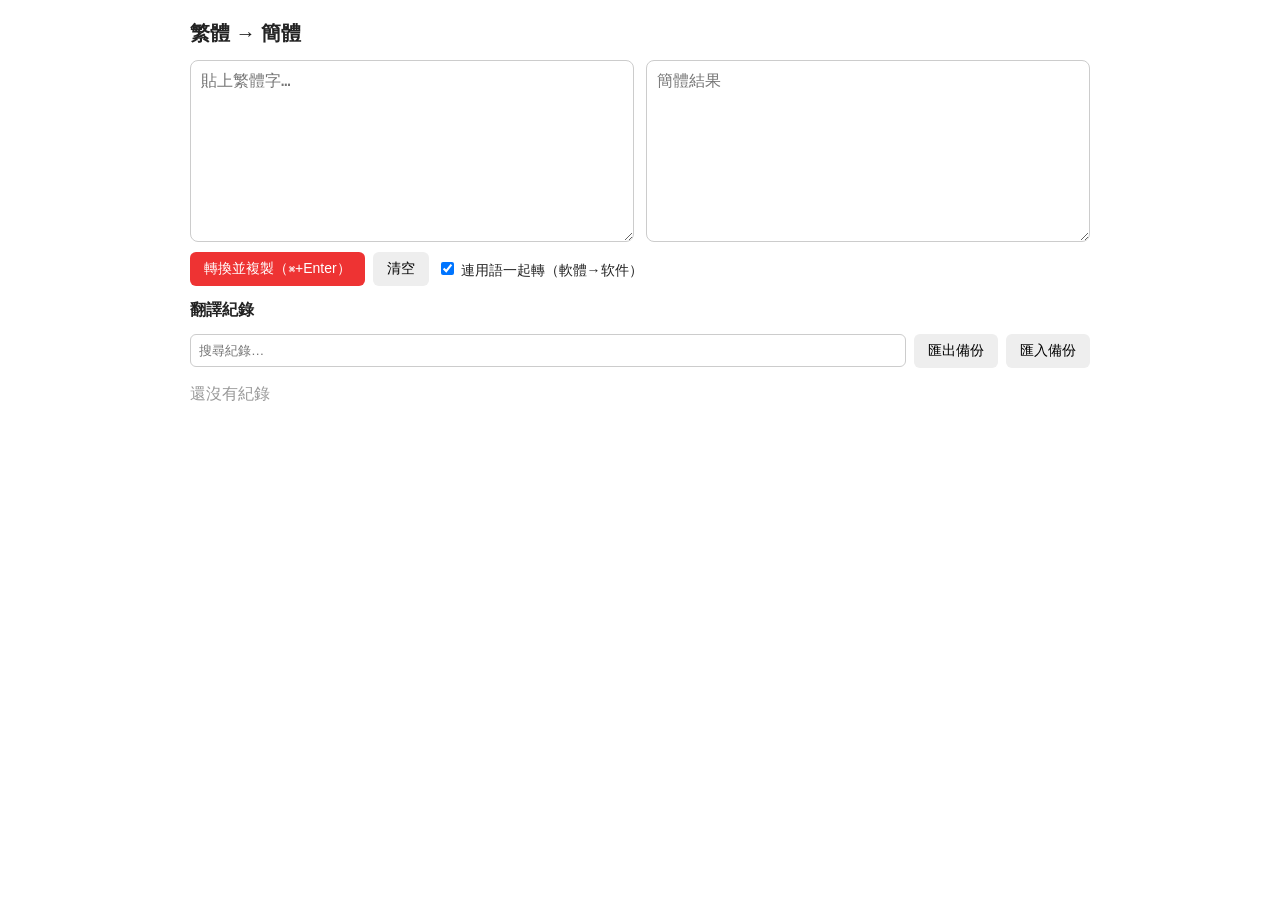
<file: tw2cn.html>
<!DOCTYPE html><html lang="zh-TW"><head><meta charset="utf-8"><title>繁轉簡</title>
<style>body{font-family:-apple-system,"PingFang TC",sans-serif;max-width:900px;margin:20px auto;padding:0 16px;color:#222}
h1{font-size:20px}.row{display:flex;gap:12px}textarea{flex:1;height:160px;font-size:16px;padding:10px;border:1px solid #ccc;border-radius:8px;resize:vertical}
.bar{margin:10px 0;display:flex;gap:8px;align-items:center}button{border:0;border-radius:6px;padding:8px 14px;cursor:pointer;font-size:14px;background:#eee}
.p{background:#e33;color:#fff}#msg{color:#2a2;font-size:13px}input[type=search]{flex:1;padding:8px;border:1px solid #ccc;border-radius:6px}
.item{border:1px solid #ddd;border-radius:8px;padding:10px;margin:8px 0;display:flex;gap:10px;align-items:flex-start}
.item .t{flex:1;white-space:pre-wrap;word-break:break-all}.item .s{color:#888;font-size:12px;margin-top:4px}.d{background:#fdd}</style></head><body>
<h1>繁體 → 簡體</h1>
<div class="row"><textarea id="src" placeholder="貼上繁體字…"></textarea><textarea id="out" placeholder="簡體結果" readonly></textarea></div>
<div class="bar"><button class="p" id="go">轉換並複製（⌘+Enter）</button><button id="clr">清空</button><label style="font-size:14px"><input type="checkbox" id="wd" checked> 連用語一起轉（軟體→软件）</label><span id="msg"></span></div>
<h2 style="font-size:16px">翻譯紀錄</h2>
<div class="bar"><input type="search" id="q" placeholder="搜尋紀錄…"><button id="exp">匯出備份</button><button id="imp">匯入備份</button><input type="file" id="f" accept=".json" hidden></div>
<div id="list"></div>
<script>(function (global, factory) {
  typeof exports === 'object' && typeof module !== 'undefined' ? factory(exports) :
  typeof define === 'function' && define.amd ? define(['exports'], factory) :
  (global = typeof globalThis !== 'undefined' ? globalThis : global || self, factory(global.OpenCC = {}));
})(this, (function (exports) { 'use strict';

  /**
   * 字典，範例："a alpha|b beta" 或 [["a", "alpha"], ["b", "beta"]]
   * @typedef {string|string[][]} DictLike
   */

  /**
   * 字典群組
   * @typedef {DictLike[]} DictGroup
   */

  /**
   * 地區設定資料
   * @typedef {object} LocalePreset
   * @property {object.<string, DictGroup>} from
   * @property {object.<string, DictGroup>} to
   */

  /**
   * Trie 樹。
   */
   class Trie {
    // 使用 Map 實作 Trie 樹
    // Trie 的每個節點為一個 Map 物件
    // key 為 code point，value 為子節點（也是一個 Map）。
    // 如果 Map 物件有 trie_val 屬性，則該屬性為值字串，代表替換的字詞。

    constructor() {
      this.map = new Map();
    }

    /**
     * 將一項資料加入字典樹
     * @param {string} s 要匹配的字串
     * @param {string} v 若匹配成功，則替換為此字串
     */
    addWord(s, v) {
      let { map } = this;
      for (const c of s) {
        const cp = c.codePointAt(0);
        const nextMap = map.get(cp);
        if (nextMap == null) {
          const tmp = new Map();
          map.set(cp, tmp);
          map = tmp;
        } else {
          map = nextMap;
        }
      }
      map.trie_val = v;
    }

    /**
       * 讀取字典資料
       * @param {DictLike} d 字典
       */
    loadDict(d) {
      if (typeof d === 'string') {
        d = d.split('|');
        for (const line of d) {
          const [l, r] = line.split(' ');
          this.addWord(l, r);
        }
      } else {
        for (let arr of d) {
          const [l, r] = arr;
          this.addWord(l, r);
        }
      }
    }

    /**
     * 讀取多個字典資料
     * @param {DictLike[]} arr 字典
     */
    loadDictGroup(arr) {
      arr.forEach(d => {
        this.loadDict(d);
      });
    }

    /**
     * 根據字典樹中的資料轉換字串。
     * @param {string} s 要轉換的字串
     */
    convert(s) {
      const t = this.map;
      const n = s.length, arr = [];
      let orig_i;
      for (let i = 0; i < n;) {
        let t_curr = t, k = 0, v;
        for (let j = i; j < n;) {
          const x = s.codePointAt(j);
          j += x > 0xffff ? 2 : 1;

          const t_next = t_curr.get(x);
          if (typeof t_next === 'undefined') {
            break;
          }
          t_curr = t_next;

          const v_curr = t_curr.trie_val;
          if (typeof v_curr !== 'undefined') {
            k = j;
            v = v_curr;
          }
        }
        if (k > 0) { // 有替代
          if (orig_i !== null) {
            arr.push(s.slice(orig_i, i));
            orig_i = null;
          }
          arr.push(v);
          i = k;
        } else { // 無替代
          if (orig_i === null) {
            orig_i = i;
          }
          i += s.codePointAt(i) > 0xffff ? 2 : 1;
        }
      }
      if (orig_i !== null) {
        arr.push(s.slice(orig_i, n));
      }
      return arr.join('');
    }
  }

  /**
   * Create a OpenCC converter
   * @param  {...DictGroup} dictGroup
   * @returns The converter that performs the conversion.
   */
  function ConverterFactory(...dictGroups) {
    const trieArr = dictGroups.map(grp => {
      const t = new Trie();
      t.loadDictGroup(grp);
      return t;
    });
    /**
     * The converter that performs the conversion.
     * @param {string} s The string to be converted.
     * @returns {string} The converted string.
     */
    function convert(s) {
      return trieArr.reduce((res, t) => {
        return t.convert(res);
      }, s);
    }
    return convert;
  }

  /**
   * Build Converter function with locale data
   * @param {LocalePreset} localePreset
   * @returns Converter function
   */
  function ConverterBuilder(localePreset) {
    return function Converter(options) {
      let dictGroups = [];
      ['from', 'to'].forEach(type => {
        if (typeof options[type] !== 'string') {
          throw new Error('Please provide the `' + type + '` option');
        }
        if (options[type] !== 't') {
          dictGroups.push(localePreset[type][options[type]]);
        }
      });
      return ConverterFactory.apply(null, dictGroups);
    }
  }

  /**
   * Create a custom converter.
   * @param {string[][]} dict The dictionary to be used for conversion.
   * @returns The converter that performs the conversion.
   */
  function CustomConverter(dict) {
    return ConverterFactory([dict]);
  }

  /**
   * Create a HTML page converter.
   * @param {(s: string) => string} converter The converter that performs the conversion.
   * @param {HTMLElement} rootNode The root node for recursive conversions.
   * @param {string} fromLangTag The lang tag to be converted.
   * @param {string} toLangTag The lang tag of the conversion result.
   * @returns The HTML page converter.
   */
  function HTMLConverter(converter, rootNode, fromLangTag, toLangTag) {
    /**
     * Perform the conversion on the page.
     */
    function convert() {
      function inner(currentNode, langMatched) {
        /* class list 包含 ignore-opencc 的元素會跳過後續的轉換 */
        if (currentNode.nodeType === Node.ELEMENT_NODE && currentNode.classList.contains('ignore-opencc')) return;

        if (currentNode.lang === fromLangTag) {
          langMatched = true;
          currentNode.shouldChangeLang = true; // 記住 lang 屬性被修改了，以便恢復
          currentNode.lang = toLangTag;
        } else if (currentNode.lang && currentNode.lang.length) {
          langMatched = false;
        }

        if (langMatched) {
          /* Do not convert these elements */
          if (currentNode.tagName === 'SCRIPT') return;
          if (currentNode.tagName === 'STYLE') return;

          /* 處理特殊屬性 */
          if (currentNode.tagName === 'META' && currentNode.name === 'description') {
            if (currentNode.originalContent == null) {
              currentNode.originalContent = currentNode.content;
            }
            currentNode.content = converter(currentNode.originalContent);
          } else if (currentNode.tagName === 'META' && currentNode.name === 'keywords') {
            if (currentNode.originalContent == null) {
              currentNode.originalContent = currentNode.content;
            }
            currentNode.content = converter(currentNode.originalContent);
          } else if (currentNode.tagName === 'IMG') {
            if (currentNode.originalAlt == null) {
              currentNode.originalAlt = currentNode.alt;
            }
            currentNode.alt = converter(currentNode.originalAlt);
          } else if (currentNode.tagName === 'INPUT' && currentNode.type === 'button') {
            if (currentNode.originalValue == null) {
              currentNode.originalValue = currentNode.value;
            }
            currentNode.value = converter(currentNode.originalValue);
          }
        }

        for (const node of currentNode.childNodes) {
          if (node.nodeType === Node.TEXT_NODE && langMatched) {
            if (node.originalString == null) {
              node.originalString = node.nodeValue; // 存儲原始字串，以便恢復
            }
            node.nodeValue = converter(node.originalString);
          } else {
            inner(node, langMatched);
          }
        }
      }
      inner(rootNode, false);
    }

    /**
     * Restore the page to the state before the conversion.
     */
    function restore() {
      function inner(currentNode) {
        /* class list 包含 ignore-opencc 的元素會跳過後續的轉換 */
        if (currentNode.nodeType === Node.ELEMENT_NODE && currentNode.classList.contains('ignore-opencc')) return;

        if (currentNode.shouldChangeLang) {
          currentNode.lang = fromLangTag;
        }

        if (currentNode.originalString !== undefined) {
          currentNode.nodeValue = currentNode.originalString;
        }

        /* 處理特殊屬性 */
        if (currentNode.tagName === 'META' && currentNode.name === 'description') {
          if (currentNode.originalContent !== undefined) {
            currentNode.content = currentNode.originalContent;
          }
        } else if (currentNode.tagName === 'META' && currentNode.name === 'keywords') {
          if (currentNode.originalContent !== undefined) {
            currentNode.content = currentNode.originalContent;
          }
        } else if (currentNode.tagName === 'IMG') {
          if (currentNode.originalAlt !== undefined) {
            currentNode.alt = currentNode.originalAlt;
          }
        } else if (currentNode.tagName === 'INPUT' && currentNode.type === 'button') {
          if (currentNode.originalValue !== undefined) {
            currentNode.value = currentNode.originalValue;
          }
        }

        for (const node of currentNode.childNodes) {
          inner(node);
        }
      }
      inner(rootNode);
    }

    return { convert, restore };
  }

  var HKVariantsRev = "偽 僞|兑 兌|卧 臥|叁 叄|台 臺|吃 喫|唇 脣|啟 啓|囱 囪|媪 媼|媯 嬀|悦 悅|愠 慍|户 戶|抬 擡|捝 挩|揾 搵|敍 敘|敚 敓|枱 檯|枴 柺|棁 梲|榅 榲|氲 氳|涚 涗|温 溫|溈 潙|潀 潨|濕 溼|灶 竈|為 爲|煴 熅|痴 癡|皂 皁|眾 衆|秘 祕|税 稅|稜 棱|粧 妝|粽 糉|糭 糉|緼 縕|缽 鉢|脱 脫|腽 膃|葱 蔥|蒀 蒕|蒍 蔿|藴 蘊|蜕 蛻|衞 衛|衹 只|説 說|踴 踊|輼 轀|醖 醞|針 鍼|鈎 鉤|鋭 銳|閲 閱|鰛 鰮";

  var HKVariantsRevPhrases = "一口吃個 一口喫個|一口吃成 一口喫成|一家三口 一家三口|一家五口 一家五口|一家六口 一家六口|一家四口 一家四口|七星巖 七星巖|世胄 世胄|介胄 介冑|傅巖 傅巖|免胄 免冑|冠胄 冠冑|千巖競秀 千巖競秀|千巖萬壑 千巖萬壑|千巖萬谷 千巖萬谷|口吃 口吃|台山 台山|台州 台州|台州地區 台州地區|台州市 台州市|吃口 喫口|吃口令 吃口令|吃口飯 喫口飯|吃吃 喫喫|吃子 喫子|名胄 名胄|國胄 國胄|圍巖 圍巖|地胄 地胄|壓胄子 壓冑子|士胄 士胄|大巖桐 大巖桐|天台女 天台女|天台宗 天台宗|天台山 天台山|天台縣 天台縣|天潢貴胄 天潢貴胄|奇巖 奇巖|寶胄 寶胄|小巖洞 小巖洞|岫巖縣 岫巖縣|峯巖 峯巖|嵌巖 嵌巖|巉巖 巉巖|巖壁 巖壁|巖居 巖居|巖居穴處 巖居穴處|巖居谷飲 巖居谷飲|巖岸 巖岸|巖巉 巖巉|巖巖 巖巖|巖徼 巖徼|巖手縣 巖手縣|巖村 巖村|巖洞 巖洞|巖流圈 巖流圈|巖牆 巖牆|巖牆之下 巖牆之下|巖畫 巖畫|巖穴 巖穴|巖穴之士 巖穴之士|巖薔薇 巖薔薇|巖邑 巖邑|巖郎 巖郎|巖阻 巖阻|巖陛 巖陛|帝胄 帝胄|幽巖 幽巖|幽棲巖谷 幽棲巖谷|張口 張口|懸巖 懸巖|懸巖峭壁 懸巖峭壁|懸胄 懸冑|攀巖 攀巖|支胄 支胄|教胄 教胄|景胄 景胄|望胄 望胄|末胄 末胄|村胄 村胄|枕巖漱流 枕巖漱流|枝胄 枝胄|氏胄 氏胄|洪胄 洪胄|浙江天台縣 浙江天台縣|清胄 清胄|灰巖殘丘 灰巖殘丘|玄胄 玄胄|甲胄 甲冑|甲胄魚類 甲冑魚類|皇胄 皇胄|石灰巖洞 石灰巖洞|神胄 神胄|簪纓世胄 簪纓世胄|系胄 系胄|紅巖 紅巖|絕巖 絕巖|緒胄 緒胄|纂胄 纂胄|胃口 胃口|胄嗣 胄嗣|胄子 胄子|胄序 胄序|胄族 胄族|胄甲 冑甲|胄監 胄監|胄科 冑科|胄緒 胄緒|胄胤 胄胤|胄裔 胄裔|胄裔繁衍 胄裔繁衍|胄閥 胄閥|胡雪巖 胡雪巖|胤胄 胤胄|苗胄 苗胄|英胄 英胄|華胄 華胄|血胄 血胄|裔胄 裔胄|訓胄 訓胄|試胄 試胄|豪門貴胄 豪門貴胄|貝胄 貝冑|貴胄 貴胄|賢胄 賢胄|蹇吃 蹇吃|躬擐甲胄 躬擐甲冑|遐胄 遐胄|遙胄 遙胄|遙遙華胄 遙遙華胄|遠胄 遠胄|遺胄 遺胄|鄧艾吃 鄧艾吃|重巖疊嶂 重巖疊嶂|金胄 金胄|鎧胄 鎧冑|鑿巖 鑿巖|門胄 門胄|開口 開口|雲巖區 雲巖區|非層巖 非層巖|韓侂胄 韓侂冑|飮胄 飮冑|骨巖巖 骨巖巖|高胄 高胄|魚胄 魚冑|鮮胄 鮮胄|鴻胄 鴻胄|黃巖區 黃巖區|黃巖島 黃巖島|黃炎貴胄 黃炎貴胄|齒胄 齒胄|龍巖 龍巖|龍巖市 龍巖市|龍巖村 龍巖村|龍胄 龍胄";

  var from_hk = [HKVariantsRev, HKVariantsRevPhrases];

  var TWVariantsRev = "偽 僞|參 蔘|吃 喫|唇 脣|啟 啓|媯 嬀|嫻 嫺|峰 峯|床 牀|抬 擡|汙 污|洩 泄|溈 潙|潀 潨|灶 竈|為 爲|痴 癡|痺 痹|皂 皁|眾 衆|睪 睾|秘 祕|稜 棱|簷 檐|粽 糉|缽 鉢|群 羣|著 着|蒍 蔿|裡 裏|踴 踊|韁 繮|顎 齶|鯰 鮎|麵 麪";

  var TWVariantsRevPhrases = "一口吃個 一口喫個|一口吃成 一口喫成|一家三口 一家三口|一家五口 一家五口|一家六口 一家六口|一家四口 一家四口|凶事 凶事|凶信 凶信|凶兆 凶兆|凶吉 凶吉|凶地 凶地|凶多吉少 凶多吉少|凶宅 凶宅|凶年 凶年|凶德 凶德|凶怪 凶怪|凶日 凶日|凶服 凶服|凶歲 凶歲|凶死 凶死|凶氣 凶氣|凶煞 凶煞|凶燄 凶燄|凶神 凶神|凶禮 凶禮|凶耗 凶耗|凶肆 凶肆|凶荒 凶荒|凶訊 凶訊|凶豎 凶豎|凶身 凶身|凶逆 凶逆|凶門 凶門|口吃 口吃|吃口 喫口|吃口令 吃口令|吃口飯 喫口飯|吃吃 喫喫|吃子 喫子|合著 合著|吉凶 吉凶|名著 名著|四凶 四凶|大凶 大凶|巨著 巨著|張口 張口|昭著 昭著|歲凶 歲凶|胃口 胃口|著作 著作|著名 著名|著式 著式|著志 著志|著於 著於|著書 著書|著白 著白|著稱 著稱|著者 著者|著述 著述|著錄 著錄|蹇吃 蹇吃|逢凶 逢凶|避凶 避凶|鄧艾吃 鄧艾吃|鉅著 鉅著|開口 開口|閔凶 閔凶|顯著 顯著";

  var from_tw = [TWVariantsRev, TWVariantsRevPhrases];

  var TWPhrasesRev = "PN接面 PN結|SQL隱碼攻擊 SQL注入|三極體 三極管|下拉選單 下拉列表|丟擲 拋出|中介軟體 中間件|串列埠 串口|主機板 主板|主開機記錄 主引導記錄|乙太網 以太網|乳酪 奶酪|二極體 二極管|互動 交互|互動式 交互式|亞塞拜然 阿塞拜疆|人工智慧 人工智能|介面 接口|介面卡 適配器|代碼 代碼|伺服器 服務器|佇列 隊列|位元 比特|位元率 比特率|位元組 字節|位元速率 碼率|位址 地址|位址列 地址欄|低級 低級|低階 低級|作業系統 操作系統|使用者 用戶|使用者名稱 用戶名|來電轉駁 呼叫轉移|例項 實例|信號 信號|偵錯 調試|偵錯程式 調試器|傅立葉 傅里葉|傳送 發送|傷心小棧 紅心大戰|價效比 性價比|優先順序 優先級|儲存 保存|元件 組件|光碟 光盤|光碟機 光驅|克羅埃西亞 克羅地亞|入口網站 門戶網站|內建 內置|內碼表 代碼頁|全域性 全局|全形 全角|全球資訊網 萬維網|冰棒 冰棍|冷盤 涼菜|函式 函數|函數語言程式設計 函數式編程|刀鋒伺服器 刀片服務器|分割槽 分區|分散式 分佈式|分時多工 時分複用|分時多重進接 時分多址|分碼多重進接 碼分多址|分空間多重進接 空分多址|分頻多工 頻分複用|分頻多重進接 頻分多址|列印 打印|列支敦斯登 列支敦士登|列舉 枚舉|前處理器 預處理器|剪下 剪切|剪貼簿 剪貼板|副檔名 擴展名|加彭 加蓬|匯入 導入|匯出 導出|匯流排 總線|區域性 局部|區域網 局域網|千里達及托巴哥 特立尼達和多巴哥|半形 半角|卡達 卡塔爾|印表機 打印機|厄利垂亞 厄立特里亞|厄瓜多 厄瓜多爾|原始檔 源文件|原始碼 原代碼|原生代碼 本地代碼|參數列 參數表|取樣 採樣|取樣率 採樣率|叢集 集羣|史瓦濟蘭 斯威士蘭|吉布地 吉布堤|吉里巴斯 基里巴斯|名稱空間 命名空間|吐瓦魯 圖瓦盧|向量 矢量|呼叫 調用|命令列 命令行|咖哩 咖喱|哈薩克 哈薩克斯坦|哥斯大黎加 哥斯達黎加|啟用 激活|喫茶小舖 喫茶小舖|喬治亞 格魯吉亞|單核心 宏內核|回撥 回調|圖示 圖標|土庫曼 土庫曼斯坦|地址 地址|坦尚尼亞 坦桑尼亞|型別 類型|埠 端口|執行 運行|執行緒 線程|執行長 首席執行官|堆疊 堆棧|場效電晶體 場效應管|塑膠 塑料|塔吉克 塔吉克斯坦|塞席爾 塞舌爾|塞普勒斯 塞浦路斯|壁紙 壁紙|夏農 香農|外來鍵 外鍵|外掛 插件|外接 外置|多型 多態|多執行緒 多線程|多工 多任務|多明尼加 多米尼加|太空梭 航天飛機|奈及利亞 尼日利亞|奈米 納米|子音 輔音|字串 字符串|字元 字符|字型 字體|字型檔 字庫|字尾 後綴|字符集 字符集|字首 前綴|存取 訪問|存檔 存盤|安地卡及巴布達 安提瓜和巴布達|宏都拉斯 洪都拉斯|宕機 死機|定址 尋址|宣告 聲明|實例 實例|實體地址 物理地址|實體記憶體 物理內存|寬頻 寬帶|寮國 老撾|專案 項目|對映 映射|對話方塊 對話框|對象 對象|尚比亞 贊比亞|尤拉 歐拉|尼日 尼日爾|巢狀 嵌套|工作列 任務欄|工作管理員 任務管理器|巨集 宏|巴布亞紐幾內亞 巴布亞新幾內亞|巴貝多 巴巴多斯|布吉納法索 布基納法索|布林 布爾|帛琉 帕勞|平行計算 並行計算|幾內亞比索 幾內亞比紹|序列 串行|序號產生器 註冊機|建構函式 構造函數|建立 創建|引數 參數|彙編 彙編|影印 複印|影片 視頻|影象 圖像|後設資料 元數據|循環 循環|微控制器 單片機|快取 緩存|快取記憶體 高速緩存|快捷半導體 仙童半導體|快閃記憶體 閃存|感測 傳感|截圖 截屏|打開 打開|批次 批量|技術長 首席技術官|指令式程式設計 命令式編程|指令碼 腳本|指標 指針|捲軸 滾動條|掃描器 掃描儀|排程 調度|控制代碼 句柄|控制元件 控件|搜尋 搜索|摺積 捲積|撥出 呼出|擴充套件 擴展|擴音 免提|擷取 截取|攜帶型 便攜式|支持者 支持者|支援 支持|效能 性能|整合 集成|數位 數字|數位印刷 數字印刷|數位電子 數字電子|數位電路 數字電路|數字 數字|數據機 調製解調器|文件 文檔|文字 文本|文書處理 文字處理|斯洛維尼亞 斯洛文尼亞|新增 添加|映象 鏡像|映象管 顯像管|時脈頻率 時鐘頻率|晶片 芯片|智慧 智能|智慧財產權 知識產權|暫存器 寄存器|最佳化 優化|有失真壓縮 有損壓縮|李彥宏 李彥宏|查德 乍得|查詢 查找|核心 內核|格瑞那達 格林納達|桌上型 桌面型|桌上型電腦 臺式機|桌布 壁紙|標頭檔案 頭文件|模擬 仿真|模組 模塊|模里西斯 毛里求斯|機率 幾率|檔名 文件名|檔案 文件|檢視 查看|欄位 字段|正規化 範式|正規表示式 正則表達式|母音 元音|比特幣 比特幣|氣泡排序 冒泡排序|永珍 萬象|永續性 持久性|汶萊 文萊|沙烏地阿拉伯 沙特阿拉伯|泡麵 方便麪|波士尼亞赫塞哥維納 波斯尼亞黑塞哥維那|波札那 博茨瓦納|波長分波多工 波分複用|海內存知己 海內存知己|消息 消息|游標 光標|溢位 溢出|滑鼠 鼠標|演算法 算法|烏茲別克 烏茲別克斯坦|無失真壓縮 無損壓縮|燒錄 刻錄|營運長 首席運營官|片語 詞組|物件 對象|物件導向 面向對象|狀態列 狀態欄|獅子山 塞拉利昂|瓜地馬拉 危地馬拉|甘比亞 岡比亞|畫素 像素|登入 登錄|登出 註銷|登錄檔 註冊表|盧安達 盧旺達|目的碼 目標代碼|直譯器 解釋器|相容 兼容|相簿 圖庫|真實模式 實模式|矽 硅|砈 砹|破圖 花屏|硬碟 硬盤|硬體 硬件|碟片 盤片|磁碟 磁盤|磁碟機代號 盤符|磁軌 磁道|社區 社區|社羣 社區|程序 進程|程序不正義 程序不正義|程序導向 面向過程|程序式程式設計 過程式編程|程序正義 程序正義|程式 程序|程式碼 代碼|程式設計 編程|程式設計師 程序員|程式語言 編程語言|稽覈 審覈|積體電路 集成電路|空氣清淨機 空氣淨化器|空間多工 空分複用|突尼西亞 突尼斯|簡報 演示文稿|簡訊 短信|簽帳金融卡 借記卡|粘貼 粘貼|紐西蘭 新西蘭|純喫茶 純喫茶|索羅門羣島 所羅門羣島|索馬利亞 索馬里|終端使用者 最終用戶|組合語言 彙編語言|組譯 彙編|結束通話 掛斷|維德角 佛得角|網咖 網吧|網絡卡 網卡|網路 網絡|網路上的芳鄰 網上鄰居|網際網路 互聯網|線上 在線|縮圖 縮略圖|縮排 縮進|繫結 綁定|義大利 意大利|聖克里斯多福及尼維斯 聖基茨和尼維斯|聖文森及格瑞那丁 聖文森特和格林納丁斯|聖露西亞 聖盧西亞|聖馬利諾 聖馬力諾|聯結器 連接器|聯絡 聯繫|肯亞 肯尼亞|腳踏車 自行車|膝上型電腦 筆記本電腦|自動旋轉螢幕 自動轉屏|茅利塔尼亞 毛里塔尼亞|莫三比克 莫桑比克|菜單 菜單|萬用字元 通配符|萬那杜 瓦努阿圖|葉門 也門|葛摩 科摩羅|蒲隆地 布隆迪|蓋亞那 圭亞那|藍色畫面 藍屏|藍芽 藍牙|蘇利南 蘇里南|虛擬函式 虛函數|虛擬機器 虛擬機|虛擬碼 僞代碼|螢幕 屏幕|行內函數 內聯函數|行動式 便攜式|行動硬碟 移動硬盤|行動網路 移動網絡|行動資料 移動資料|行動通訊 移動通信|行動電話 移動電話|衣索比亞 埃塞俄比亞|表示式 表達式|裝置 設備|複製 拷貝|覈取按鈕 複選按鈕|覈取方塊 複選框|視窗 窗口|視覺化 可視化|視訊 視頻|視訊會議 視頻會議|視訊記憶體 顯存|視訊通話 視頻通話|解析度 分辨率|解構函式 析構函數|解除安裝 卸載|觸控 觸摸|觸控式螢幕 觸摸屏|計程車 出租車|訊息 消息|訊號 信號|訊雜比 信噪比|記憶體 內存|訪問 訪問|設定 設置|許可權 權限|調色盤 調色板|調變 調制|諾魯 瑙魯|識別符號 標識符|變數 變量|象牙海岸 科特迪瓦|貝南 貝寧|貝里斯 伯利茲|貼上 粘貼|資料 數據|資料來源 數據源|資料倉儲 數據倉庫|資料包 數據報|資料夾 文件夾|資料庫 數據庫|資料探勘 數據挖掘|資訊 信息|資訊保安 信息安全|資訊理論 信息論|資訊科技 信息技術|資訊長 首席信息官|賓士 奔馳|賴比瑞亞 利比里亞|賴索托 萊索托|超程式設計 元編程|跳脫字元 轉義字符|軟碟機 軟驅|軟體 軟件|載入 加載|載入程式 引導程序|辛巴威 津巴布韋|迦納 加納|迴圈 循環|透過 通過|通訊 通信|通話卡 通訊卡|通話記錄 聯繫歷史|通過 通過|通道 信道|速食麵 方便麪|連結 鏈接|連結串列 鏈表|連線 連接|進位制 進制|進程 進程|進階 高端|運算元 操作數|運算子 操作符|運算式 表達式|過載 重載|遞迴 遞歸|遠端 遠程|遮蔽 屏蔽|選單 菜單|邏輯閘 邏輯門|那杜 溫納圖萬|部落格 博客|都會網路 城域網|醯 酰|釋出 發佈|重新命名 重命名|重新整理 刷新|重灌 重裝|金氧半導體 金屬氧化物半導體|金鑰 密鑰|鈽 鈈|鉲 鐦|鉳 錇|鋂 鎇|錄影 錄像|錼 鎿|鍅 鈁|鎝 鍀|鎦 鑥|鐳射 激光|鑀 鎄|開啟 打開|閘流體 晶閘管|閘道器 網關|閘電路 門電路|關聯式資料庫 關係數據庫|防寫 寫保護|防毒 殺毒|阿拉伯聯合大公國 阿拉伯聯合酋長國|陣列 數組|除錯 調試|隨身碟 U盤|雜湊 哈希|離線 脫機|雲端儲存 雲存儲|雲端計算 雲計算|電晶體 晶體管|電腦保安 計算機安全|電腦科學 計算機科學|非同步 異步|韌體 固件|音效卡 聲卡|音訊 音頻|頁尾 頁腳|頁首 頁眉|預設 缺省|預設值 默認值|頻寬 帶寬|類别範本 類模板|類比 模擬|類比電子 模擬電子|類比電路 模擬電路|顯示卡 顯卡|飛航模式 飛行模式|馬利共和國 馬里共和國|馬爾地夫 馬爾代夫|駭客 黑客|高效能運算 高性能計算|高畫質 高清|高空彈跳 蹦極|高級 高級|高階 高端|黃宏 黃宏|點選 點擊|點陣圖 位圖";

  var from_twp = [TWVariantsRev, TWVariantsRevPhrases, TWPhrasesRev];

  var JPVariantsRev = "万 萬|与 與|両 兩|乗 乘|乱 亂|亀 龜|争 爭|亘 亙|亜 亞|仏 佛|仮 假|会 會|伝 傳|体 體|価 價|倹 儉|偽 僞|児 兒|党 黨|内 內|円 圓|写 寫|処 處|刹 剎|剣 劍|剤 劑|剰 剩|励 勵|労 勞|効 效|勅 敕|勧 勸|勲 勳|匀 勻|区 區|医 醫|単 單|却 卻|厠 廁|厳 嚴|参 參|双 雙|収 收|叙 敘|号 號|呉 吳|呪 咒|唇 脣|唖 啞|営 營|嘘 噓|嘱 囑|噛 嚙|団 團|囲 圍|図 圖|国 國|圏 圈|圧 壓|堕 墮|塁 壘|塩 鹽|増 增|壊 壞|壌 壤|壮 壯|声 聲|壱 壹|売 賣|変 變|奥 奧|奨 奬|嬢 孃|学 學|宝 寶|実 實|寛 寬|寝 寢|対 對|寿 壽|専 專|将 將|尽 盡|届 屆|属 屬|岳 嶽|峡 峽|峰 峯|巌 巖|巣 巢|巻 卷|帯 帶|帰 歸|庁 廳|広 廣|床 牀|廃 廢|弁 瓣|弐 貳|弥 彌|弯 彎|弾 彈|当 當|彦 彥|径 徑|従 從|御 禦|徳 德|徴 徵|応 應|恋 戀|恒 恆|恵 惠|悦 悅|悩 惱|悪 惡|惨 慘|懐 懷|戦 戰|戯 戲|戸 戶|戻 戾|払 拂|抜 拔|択 擇|担 擔|拝 拜|拠 據|拡 擴|挙 舉|挟 挾|挿 插|捜 搜|掲 揭|掴 摑|掻 搔|揺 搖|摂 攝|撃 擊|撹 攪|数 數|斉 齊|斎 齋|断 斷|旧 舊|昼 晝|晋 晉|晩 晚|暁 曉|暦 曆|曁 暨|曽 曾|条 條|来 來|枢 樞|査 查|栄 榮|桜 櫻|桝 枡|桟 棧|検 檢|楡 榆|楼 樓|楽 樂|様 樣|権 權|横 橫|欧 歐|歓 歡|歩 步|歯 齒|歳 歲|歴 歷|残 殘|殴 毆|殻 殼|毎 每|気 氣|汚 污|没 沒|沢 澤|沪 濾|浄 淨|浅 淺|浜 濱|涙 淚|涛 濤|渇 渴|済 濟|渉 涉|渋 澀|渓 溪|温 溫|湾 灣|湿 溼|満 滿|溌 潑|滝 瀧|滞 滯|潜 潛|瀬 瀨|灯 燈|炉 爐|点 點|為 爲|焔 焰|焼 燒|煙 菸|犠 犧|状 狀|独 獨|狭 狹|猟 獵|猫 貓|献 獻|獣 獸|産 產|画 畫|畳 疊|疏 疎|痩 瘦|痴 癡|痺 痹|発 發|皐 皋|盗 盜|県 縣|砕 碎|礼 禮|祷 禱|禄 祿|禅 禪|秘 祕|称 稱|税 稅|稜 棱|稲 稻|穂 穗|穏 穩|穣 穰|窃 竊|竃 竈|竜 龍|粋 粹|粛 肅|粧 妝|粽 糉|経 經|絵 繪|絶 絕|継 繼|続 續|総 總|緑 綠|緒 緖|縁 緣|縄 繩|縦 縱|繊 纖|繋 繫|繍 繡|群 羣|聡 聰|聴 聽|胆 膽|脚 腳|脱 脫|脳 腦|臓 臟|舎 舍|舗 鋪|芦 蘆|芸 藝|茎 莖|茘 荔|荘 莊|莱 萊|葱 蔥|蒋 蔣|蔵 藏|薫 薰|薬 藥|虚 虛|虫 蟲|蚕 蠶|蛍 螢|蛮 蠻|蝋 蠟|装 裝|覇 霸|覚 覺|覧 覽|観 觀|触 觸|訳 譯|証 證|誉 譽|説 說|読 讀|謡 謠|譲 讓|豊 豐|賛 贊|贋 贗|践 踐|転 轉|軽 輕|輌 輛|辞 辭|辺 邊|逓 遞|遅 遲|遙 遥|郷 鄉|酔 醉|醋 酢|醗 醱|醤 醬|醸 釀|釈 釋|鉄 鐵|鉱 鑛|銭 錢|鋳 鑄|錬 鍊|録 錄|関 關|閲 閱|闘 鬥|陥 陷|険 險|随 隨|隠 隱|雑 雜|霊 靈|静 靜|頴 穎|頼 賴|顔 顏|顕 顯|駅 驛|駆 驅|騒 騷|験 驗|髄 髓|髪 髮|鴎 鷗|鶏 雞|鹸 鹼|麦 麥|麹 麴|麺 麪|黄 黃|黒 黑|黙 默|鼈 鱉|齢 齡";

  var JPShinjitaiCharacters = "両 兩|弁 辨|欠 缺|糸 絲|芸 藝|浜 濱";

  var JPShinjitaiPhrases = "一獲千金 一攫千金|丁寧 叮嚀|丁重 鄭重|三差路 三叉路|世論 輿論|亜鈴 啞鈴|交差 交叉|供宴 饗宴|俊馬 駿馬|保塁 堡壘|個条書 箇条書|偏平 扁平|停泊 碇泊|優俊 優駿|先兵 尖兵|先鋭 尖鋭|共役 共軛|冗舌 饒舌|凶器 兇器|削岩 鑿岩|包丁 庖丁|包帯 繃帯|区画 區劃|厳然 儼然|友宜 友誼|反乱 叛乱|収集 蒐集|叙情 抒情|台頭 擡頭|合弁 合辦|喜遊曲 嬉遊曲|嘆願 歎願|回転 廻転|回遊 回游|奉持 捧持|委縮 萎縮|展転 輾轉|希少 稀少|幻惑 眩惑|広範 廣汎|広野 曠野|廃虚 廢墟|建坪率 建蔽率|弁当 辨當|弁膜 瓣膜|弁護 辯護|弁髪 辮髮|弦歌 絃歌|恩義 恩誼|意向 意嚮|慰謝料 慰藉料|憶断 臆断|憶病 臆病|戦没 戰歿|扇情 煽情|手帳 手帖|技量 伎倆|抜粋 抜萃|披歴 披瀝|抵触 牴触|抽選 抽籤|拘引 勾引|拠出 醵出|拠金 醵金|掘削 掘鑿|控除 扣除|援護 掩護|放棄 抛棄|散水 撒水|敬謙 敬虔|敷延 敷衍|断固 断乎|族生 簇生|昇叙 陞敘|暖房 煖房|暗唱 暗誦|暗夜 闇夜|暴露 曝露|枯渇 涸渇|格好 恰好|格幅 恰幅|棄損 毀損|模索 摸索|橋頭保 橋頭堡|欠缺 欠缺|死体 屍體|殿部 臀部|母指 拇指|気迫 気魄|決別 訣別|決壊 決潰|沈殿 沈澱|油送船 油槽船|波乱 波瀾|注釈 註釋|洗浄 洗滌|活発 活潑|浸透 滲透|浸食 浸蝕|消却 銷卻|混然 渾然|湾曲 彎曲|溶接 熔接|漁労 漁撈|漂然 飄然|激高 激昂|火炎 火焰|焦燥 焦躁|班点 斑点|留飲 溜飲|略奪 掠奪|疎通 疏通|発酵 醱酵|白亜 白堊|相克 相剋|知恵 智慧|破棄 破毀|確固 確乎|禁固 禁錮|符丁 符牒|粉装 扮装|紫班 紫斑|終息 終熄|総合 綜合|編集 編輯|義援 義捐|耕運機 耕耘機|肝心 肝腎|肩甲骨 肩胛骨|背徳 悖德|脈拍 脈搏|膨張 膨脹|芳純 芳醇|英知 叡智|蒸留 蒸溜|薫蒸 燻蒸|薫製 燻製|衣装 衣裳|衰退 衰退|裕然 悠然|補佐 輔佐|訓戒 訓誡|試練 試煉|詭弁 詭辯|講和 媾和|象眼 象嵌|貫録 貫禄|買弁 買辦|賛辞 讚辭|踏襲 蹈襲|車両 車輛|転倒 顛倒|輪郭 輪廓|退色 褪色|途絶 杜絶|連係 連繫|連合 聯合|選考 銓衡|酢酸 醋酸|野卑 野鄙|鉱石 礦石|間欠 間歇|関数 函數|防御 防禦|険阻 嶮岨|障壁 牆壁|障害 障礙|隠滅 湮滅|集落 聚落|雇用 雇傭|風諭 諷喩|飛語 蜚語|香典 香奠|骨格 骨骼|高進 亢進|鳥観 鳥瞰";

  var from_jp = [JPVariantsRev, JPShinjitaiCharacters, JPShinjitaiPhrases];

  var TSCharacters = "㑮 𫝈|㑯 㑔|㑳 㑇|㑶 㐹|㒓 𠉂|㓄 𪠟|㓨 刾|㔋 𪟎|㖮 𪠵|㗲 𠵾|㗿 𪡛|㘉 𠰱|㘓 𪢌|㘔 𫬐|㘚 㘎|㛝 𫝦|㜄 㚯|㜏 㛣|㜐 𫝧|㜗 𡞋|㜢 𡞱|㜷 𡝠|㞞 𪨊|㟺 𪩇|㠏 㟆|㠣 𫵷|㢗 𪪑|㢝 𢋈|㥮 㤘|㦎 𢛯|㦛 𢗓|㦞 𪫷|㨻 𪮃|㩋 𪮋|㩜 㨫|㩳 㧐|㩵 擜|㪎 𪯋|㯤 𣘐|㰙 𣗙|㵗 𣳆|㵾 𪷍|㶆 𫞛|㷍 𤆢|㷿 𤈷|㸇 𤎺|㹽 𫞣|㺏 𤠋|㺜 𪺻|㻶 𪼋|㿖 𪽮|㿗 𤻊|㿧 𤽯|䀉 𥁢|䀹 𥅴|䁪 𥇢|䁻 䀥|䂎 𥎝|䃮 鿎|䅐 𫀨|䅳 𫀬|䆉 𫁂|䉑 𫁲|䉙 𥬀|䉬 𫂈|䉲 𥮜|䉶 𫁷|䊭 𥺅|䊷 䌶|䊺 𫄚|䋃 𫄜|䋔 𫄞|䋙 䌺|䋚 䌻|䋦 𫄩|䋹 䌿|䋻 䌾|䋼 𫄮|䋿 𦈓|䌈 𦈖|䌋 𦈘|䌖 𦈜|䌝 𦈟|䌟 𦈞|䌥 𦈠|䌰 𦈙|䍤 𫅅|䍦 䍠|䍽 𦍠|䎙 𫅭|䎱 䎬|䓣 𬜯|䕤 𫟕|䕳 𦰴|䖅 𫟑|䗅 𫊪|䗿 𧉞|䙔 𫋲|䙡 䙌|䙱 𧜭|䚩 𫌯|䛄 𫍠|䛳 𫍫|䜀 䜧|䜖 𫟢|䝭 𫎧|䝻 𧹕|䝼 䞍|䞈 𧹑|䞋 𫎪|䞓 𫎭|䟃 𫎺|䟆 𫎳|䟐 𫎱|䠆 𫏃|䠱 𨅛|䡐 𫟤|䡩 𫟥|䡵 𫟦|䢨 𨑹|䤤 𫟺|䥄 𫠀|䥇 䦂|䥑 鿏|䥕 𬭯|䥗 𫔋|䥩 𨱖|䥯 𫔆|䥱 䥾|䦘 𨸄|䦛 䦶|䦟 䦷|䦯 𫔵|䦳 𨷿|䧢 𨸟|䪊 𫖅|䪏 𩏼|䪗 𩐀|䪘 𩏿|䪴 𫖫|䪾 𫖬|䫀 𫖱|䫂 𫖰|䫟 𫖲|䫴 𩖗|䫶 𫖺|䫻 𫗇|䫾 𫠈|䬓 𫗊|䬘 𩙮|䬝 𩙯|䬞 𩙧|䬧 𫗟|䭀 𩠇|䭃 𩠈|䭑 𫗱|䭔 𫗰|䭿 𩧭|䮄 𫠊|䮝 𩧰|䮞 𩨁|䮠 𩧿|䮫 𩨇|䮰 𫘮|䮳 𩨏|䮾 𩧪|䯀 䯅|䯤 𩩈|䰾 鲃|䱀 𫚐|䱁 𫚏|䱙 𩾈|䱧 𫚠|䱬 𩾊|䱰 𩾋|䱷 䲣|䱸 𫠑|䱽 䲝|䲁 鳚|䲅 𫚜|䲖 𩾂|䲘 鳤|䲰 𪉂|䳜 𫛬|䳢 𫛰|䳤 𫛮|䳧 𫛺|䳫 𫛼|䴉 鹮|䴋 𫜅|䴬 𪎈|䴱 𫜒|䴴 𪎋|䴽 𫜔|䵳 𪑅|䵴 𫜙|䶕 𫜨|䶲 𫜳|丟 丢|並 并|乾 干|亂 乱|亙 亘|亞 亚|佇 伫|佈 布|佔 占|併 并|來 来|侖 仑|侶 侣|侷 局|俁 俣|係 系|俓 𠇹|俔 伣|俠 侠|俥 伡|俬 私|倀 伥|倆 俩|倈 俫|倉 仓|個 个|們 们|倖 幸|倫 伦|倲 㑈|偉 伟|偑 㐽|側 侧|偵 侦|偽 伪|傌 㐷|傑 杰|傖 伧|傘 伞|備 备|傢 家|傭 佣|傯 偬|傳 传|傴 伛|債 债|傷 伤|傾 倾|僂 偻|僅 仅|僉 佥|僑 侨|僕 仆|僞 伪|僤 𫢸|僥 侥|僨 偾|僱 雇|價 价|儀 仪|儁 俊|儂 侬|億 亿|儈 侩|儉 俭|儎 傤|儐 傧|儔 俦|儕 侪|儘 尽|償 偿|儣 𠆲|優 优|儭 𠋆|儲 储|儷 俪|儸 㑩|儺 傩|儻 傥|儼 俨|兇 凶|兌 兑|兒 儿|兗 兖|內 内|兩 两|冊 册|冑 胄|冪 幂|凈 净|凍 冻|凙 𪞝|凜 凛|凱 凯|別 别|刪 删|剄 刭|則 则|剋 克|剎 刹|剗 刬|剛 刚|剝 剥|剮 剐|剴 剀|創 创|剷 铲|剾 𠛅|劃 划|劇 剧|劉 刘|劊 刽|劌 刿|劍 剑|劏 㓥|劑 剂|劚 㔉|勁 劲|勑 𠡠|動 动|務 务|勛 勋|勝 胜|勞 劳|勢 势|勣 𪟝|勩 勚|勱 劢|勳 勋|勵 励|勸 劝|勻 匀|匭 匦|匯 汇|匱 匮|區 区|協 协|卹 恤|卻 却|卽 即|厙 厍|厠 厕|厤 历|厭 厌|厲 厉|厴 厣|參 参|叄 叁|叢 丛|吒 咤|吳 吴|吶 呐|呂 吕|咼 呙|員 员|哯 𠯟|唄 呗|唓 𪠳|唸 念|問 问|啓 启|啞 哑|啟 启|啢 唡|喎 㖞|喚 唤|喪 丧|喫 吃|喬 乔|單 单|喲 哟|嗆 呛|嗇 啬|嗊 唝|嗎 吗|嗚 呜|嗩 唢|嗰 𠮶|嗶 哔|嗹 𪡏|嘆 叹|嘍 喽|嘓 啯|嘔 呕|嘖 啧|嘗 尝|嘜 唛|嘩 哗|嘪 𪡃|嘮 唠|嘯 啸|嘰 叽|嘳 𪡞|嘵 哓|嘸 呒|嘺 𪡀|嘽 啴|噁 恶|噅 𠯠|噓 嘘|噚 㖊|噝 咝|噞 𪡋|噠 哒|噥 哝|噦 哕|噯 嗳|噲 哙|噴 喷|噸 吨|噹 当|嚀 咛|嚇 吓|嚌 哜|嚐 尝|嚕 噜|嚙 啮|嚛 𪠸|嚥 咽|嚦 呖|嚧 𠰷|嚨 咙|嚮 向|嚲 亸|嚳 喾|嚴 严|嚶 嘤|嚽 𪢕|囀 啭|囁 嗫|囂 嚣|囃 𠱞|囅 冁|囈 呓|囉 啰|囌 苏|囑 嘱|囒 𪢠|囪 囱|圇 囵|國 国|圍 围|園 园|圓 圆|圖 图|團 团|圞 𪢮|垻 坝|埡 垭|埨 𫭢|埬 𪣆|埰 采|執 执|堅 坚|堊 垩|堖 垴|堚 𪣒|堝 埚|堯 尧|報 报|場 场|塊 块|塋 茔|塏 垲|塒 埘|塗 涂|塚 冢|塢 坞|塤 埙|塵 尘|塸 𫭟|塹 堑|塿 𪣻|墊 垫|墜 坠|墠 𫮃|墮 堕|墰 坛|墲 𪢸|墳 坟|墶 垯|墻 墙|墾 垦|壇 坛|壈 𡒄|壋 垱|壎 埙|壓 压|壗 𡋤|壘 垒|壙 圹|壚 垆|壜 坛|壞 坏|壟 垄|壠 垅|壢 坜|壣 𪤚|壩 坝|壪 塆|壯 壮|壺 壶|壼 壸|壽 寿|夠 够|夢 梦|夥 伙|夾 夹|奐 奂|奧 奥|奩 奁|奪 夺|奬 奖|奮 奋|奼 姹|妝 妆|姍 姗|姦 奸|娙 𫰛|娛 娱|婁 娄|婡 𫝫|婦 妇|婭 娅|媈 𫝨|媧 娲|媯 妫|媰 㛀|媼 媪|媽 妈|嫋 袅|嫗 妪|嫵 妩|嫺 娴|嫻 娴|嫿 婳|嬀 妫|嬃 媭|嬇 𫝬|嬈 娆|嬋 婵|嬌 娇|嬙 嫱|嬡 嫒|嬣 𪥰|嬤 嬷|嬦 𫝩|嬪 嫔|嬰 婴|嬸 婶|嬻 𪥿|孃 娘|孄 𫝮|孆 𫝭|孇 𪥫|孋 㛤|孌 娈|孎 𡠟|孫 孙|學 学|孻 𡥧|孾 𪧀|孿 孪|宮 宫|寀 采|寠 𪧘|寢 寝|實 实|寧 宁|審 审|寫 写|寬 宽|寵 宠|寶 宝|將 将|專 专|尋 寻|對 对|導 导|尷 尴|屆 届|屍 尸|屓 屃|屜 屉|屢 屡|層 层|屨 屦|屩 𪨗|屬 属|岡 冈|峯 峰|峴 岘|島 岛|峽 峡|崍 崃|崑 昆|崗 岗|崙 仑|崢 峥|崬 岽|嵐 岚|嵗 岁|嵼 𡶴|嵽 𫶇|嵾 㟥|嶁 嵝|嶄 崭|嶇 岖|嶈 𡺃|嶔 嵚|嶗 崂|嶘 𡺄|嶠 峤|嶢 峣|嶧 峄|嶨 峃|嶮 崄|嶸 嵘|嶹 𫝵|嶺 岭|嶼 屿|嶽 岳|巊 𪩎|巋 岿|巒 峦|巔 巅|巖 岩|巗 𪨷|巘 𪩘|巰 巯|巹 卺|帥 帅|師 师|帳 帐|帶 带|幀 帧|幃 帏|幓 㡎|幗 帼|幘 帻|幝 𪩷|幟 帜|幣 币|幩 𪩸|幫 帮|幬 帱|幹 干|幾 几|庫 库|廁 厕|廂 厢|廄 厩|廈 厦|廎 庼|廕 荫|廚 厨|廝 厮|廞 𫷷|廟 庙|廠 厂|廡 庑|廢 废|廣 广|廧 𪪞|廩 廪|廬 庐|廳 厅|弒 弑|弔 吊|弳 弪|張 张|強 强|彃 𪪼|彄 𫸩|彆 别|彈 弹|彌 弥|彎 弯|彔 录|彙 汇|彠 彟|彥 彦|彫 雕|彲 彨|彿 佛|後 后|徑 径|從 从|徠 徕|復 复|徵 征|徹 彻|徿 𪫌|恆 恒|恥 耻|悅 悦|悞 悮|悵 怅|悶 闷|悽 凄|惡 恶|惱 恼|惲 恽|惻 恻|愛 爱|愜 惬|愨 悫|愴 怆|愷 恺|愻 𢙏|愾 忾|慄 栗|態 态|慍 愠|慘 惨|慚 惭|慟 恸|慣 惯|慤 悫|慪 怄|慫 怂|慮 虑|慳 悭|慶 庆|慺 㥪|慼 戚|慾 欲|憂 忧|憊 惫|憐 怜|憑 凭|憒 愦|憖 慭|憚 惮|憢 𢙒|憤 愤|憫 悯|憮 怃|憲 宪|憶 忆|憸 𪫺|憹 𢙐|懀 𢙓|懇 恳|應 应|懌 怿|懍 懔|懎 𢠁|懞 蒙|懟 怼|懣 懑|懤 㤽|懨 恹|懲 惩|懶 懒|懷 怀|懸 悬|懺 忏|懼 惧|懾 慑|戀 恋|戇 戆|戔 戋|戧 戗|戩 戬|戰 战|戱 戯|戲 戏|戶 户|拋 抛|挩 捝|挱 挲|挾 挟|捨 舍|捫 扪|捱 挨|捲 卷|掃 扫|掄 抡|掆 㧏|掗 挜|掙 挣|掚 𪭵|掛 挂|採 采|揀 拣|揚 扬|換 换|揮 挥|揯 搄|損 损|搖 摇|搗 捣|搵 揾|搶 抢|摋 𢫬|摐 𪭢|摑 掴|摜 掼|摟 搂|摯 挚|摳 抠|摶 抟|摺 折|摻 掺|撈 捞|撊 𪭾|撏 挦|撐 撑|撓 挠|撝 㧑|撟 挢|撣 掸|撥 拨|撧 𪮖|撫 抚|撲 扑|撳 揿|撻 挞|撾 挝|撿 捡|擁 拥|擄 掳|擇 择|擊 击|擋 挡|擓 㧟|擔 担|據 据|擟 𪭧|擠 挤|擣 捣|擫 𢬍|擬 拟|擯 摈|擰 拧|擱 搁|擲 掷|擴 扩|擷 撷|擺 摆|擻 擞|擼 撸|擽 㧰|擾 扰|攄 摅|攆 撵|攋 𪮶|攏 拢|攔 拦|攖 撄|攙 搀|攛 撺|攜 携|攝 摄|攢 攒|攣 挛|攤 摊|攪 搅|攬 揽|敎 教|敓 敚|敗 败|敘 叙|敵 敌|數 数|斂 敛|斃 毙|斅 𢽾|斆 敩|斕 斓|斬 斩|斷 断|斸 𣃁|於 于|旂 旗|旣 既|昇 升|時 时|晉 晋|晛 𬀪|晝 昼|暈 晕|暉 晖|暐 𬀩|暘 旸|暢 畅|暫 暂|曄 晔|曆 历|曇 昙|曉 晓|曊 𪰶|曏 向|曖 暧|曠 旷|曥 𣆐|曨 昽|曬 晒|書 书|會 会|朥 𦛨|朧 胧|朮 术|東 东|枴 拐|柵 栅|柺 拐|査 查|桱 𣐕|桿 杆|梔 栀|梖 𪱷|梘 枧|梜 𬂩|條 条|梟 枭|梲 棁|棄 弃|棊 棋|棖 枨|棗 枣|棟 栋|棡 㭎|棧 栈|棲 栖|棶 梾|椏 桠|椲 㭏|楇 𣒌|楊 杨|楓 枫|楨 桢|業 业|極 极|榘 矩|榦 干|榪 杩|榮 荣|榲 榅|榿 桤|構 构|槍 枪|槓 杠|槤 梿|槧 椠|槨 椁|槫 𣏢|槮 椮|槳 桨|槶 椢|槼 椝|樁 桩|樂 乐|樅 枞|樑 梁|樓 楼|標 标|樞 枢|樠 𣗊|樢 㭤|樣 样|樤 𣔌|樧 榝|樫 㭴|樳 桪|樸 朴|樹 树|樺 桦|樿 椫|橈 桡|橋 桥|機 机|橢 椭|橫 横|橯 𣓿|檁 檩|檉 柽|檔 档|檜 桧|檟 槚|檢 检|檣 樯|檭 𣘴|檮 梼|檯 台|檳 槟|檵 𪲛|檸 柠|檻 槛|櫃 柜|櫅 𪲎|櫍 𬃊|櫓 橹|櫚 榈|櫛 栉|櫝 椟|櫞 橼|櫟 栎|櫠 𪲮|櫥 橱|櫧 槠|櫨 栌|櫪 枥|櫫 橥|櫬 榇|櫱 蘖|櫳 栊|櫸 榉|櫻 樱|欄 栏|欅 榉|欇 𪳍|權 权|欍 𣐤|欏 椤|欐 𪲔|欑 𪴙|欒 栾|欓 𣗋|欖 榄|欘 𣚚|欞 棂|欽 钦|歎 叹|歐 欧|歟 欤|歡 欢|歲 岁|歷 历|歸 归|歿 殁|殘 残|殞 殒|殢 𣨼|殤 殇|殨 㱮|殫 殚|殭 僵|殮 殓|殯 殡|殰 㱩|殲 歼|殺 杀|殻 壳|殼 壳|毀 毁|毆 殴|毊 𪵑|毿 毵|氂 牦|氈 毡|氌 氇|氣 气|氫 氢|氬 氩|氭 𣱝|氳 氲|氾 泛|汎 泛|汙 污|決 决|沒 没|沖 冲|況 况|泝 溯|洩 泄|洶 汹|浹 浃|浿 𬇙|涇 泾|涗 涚|涼 凉|淒 凄|淚 泪|淥 渌|淨 净|淩 凌|淪 沦|淵 渊|淶 涞|淺 浅|渙 涣|減 减|渢 沨|渦 涡|測 测|渾 浑|湊 凑|湋 𣲗|湞 浈|湧 涌|湯 汤|溈 沩|準 准|溝 沟|溡 𪶄|溫 温|溮 浉|溳 涢|溼 湿|滄 沧|滅 灭|滌 涤|滎 荥|滙 汇|滬 沪|滯 滞|滲 渗|滷 卤|滸 浒|滻 浐|滾 滚|滿 满|漁 渔|漊 溇|漍 𬇹|漚 沤|漢 汉|漣 涟|漬 渍|漲 涨|漵 溆|漸 渐|漿 浆|潁 颍|潑 泼|潔 洁|潕 𣲘|潙 沩|潚 㴋|潛 潜|潣 𫞗|潤 润|潯 浔|潰 溃|潷 滗|潿 涠|澀 涩|澅 𣶩|澆 浇|澇 涝|澐 沄|澗 涧|澠 渑|澤 泽|澦 滪|澩 泶|澫 𬇕|澬 𫞚|澮 浍|澱 淀|澾 㳠|濁 浊|濃 浓|濄 㳡|濆 𣸣|濕 湿|濘 泞|濚 溁|濛 蒙|濜 浕|濟 济|濤 涛|濧 㳔|濫 滥|濰 潍|濱 滨|濺 溅|濼 泺|濾 滤|濿 𪵱|瀂 澛|瀃 𣽷|瀅 滢|瀆 渎|瀇 㲿|瀉 泻|瀋 沈|瀏 浏|瀕 濒|瀘 泸|瀝 沥|瀟 潇|瀠 潆|瀦 潴|瀧 泷|瀨 濑|瀰 弥|瀲 潋|瀾 澜|灃 沣|灄 滠|灍 𫞝|灑 洒|灒 𪷽|灕 漓|灘 滩|灙 𣺼|灝 灏|灡 㳕|灣 湾|灤 滦|灧 滟|灩 滟|災 灾|為 为|烏 乌|烴 烃|無 无|煇 𪸩|煉 炼|煒 炜|煙 烟|煢 茕|煥 焕|煩 烦|煬 炀|煱 㶽|熂 𪸕|熅 煴|熉 𤈶|熌 𤇄|熒 荧|熓 𤆡|熗 炝|熚 𤇹|熡 𤋏|熰 𬉼|熱 热|熲 颎|熾 炽|燀 𬊤|燁 烨|燈 灯|燉 炖|燒 烧|燖 𬊈|燙 烫|燜 焖|營 营|燦 灿|燬 毁|燭 烛|燴 烩|燶 㶶|燻 熏|燼 烬|燾 焘|爃 𫞡|爄 𤇃|爇 𦶟|爍 烁|爐 炉|爖 𤇭|爛 烂|爥 𪹳|爧 𫞠|爭 争|爲 为|爺 爷|爾 尔|牀 床|牆 墙|牘 牍|牽 牵|犖 荦|犛 牦|犞 𪺭|犢 犊|犧 牺|狀 状|狹 狭|狽 狈|猌 𪺽|猙 狰|猶 犹|猻 狲|獁 犸|獃 呆|獄 狱|獅 狮|獊 𪺷|獎 奖|獨 独|獩 𤞃|獪 狯|獫 猃|獮 狝|獰 狞|獱 㺍|獲 获|獵 猎|獷 犷|獸 兽|獺 獭|獻 献|獼 猕|玀 猡|玁 𤞤|珼 𫞥|現 现|琱 雕|琺 珐|琿 珲|瑋 玮|瑒 玚|瑣 琐|瑤 瑶|瑩 莹|瑪 玛|瑲 玱|瑻 𪻲|瑽 𪻐|璉 琏|璊 𫞩|璕 𬍤|璗 𬍡|璝 𪻺|璡 琎|璣 玑|璦 瑷|璫 珰|璯 㻅|環 环|璵 玙|璸 瑸|璼 𫞨|璽 玺|璾 𫞦|璿 璇|瓄 𪻨|瓅 𬍛|瓊 琼|瓏 珑|瓔 璎|瓕 𤦀|瓚 瓒|瓛 𤩽|甌 瓯|甕 瓮|產 产|産 产|甦 苏|甯 宁|畝 亩|畢 毕|畫 画|異 异|畵 画|當 当|畼 𪽈|疇 畴|疊 叠|痙 痉|痠 酸|痮 𪽪|痾 疴|瘂 痖|瘋 疯|瘍 疡|瘓 痪|瘞 瘗|瘡 疮|瘧 疟|瘮 瘆|瘱 𪽷|瘲 疭|瘺 瘘|瘻 瘘|療 疗|癆 痨|癇 痫|癉 瘅|癐 𤶊|癒 愈|癘 疠|癟 瘪|癡 痴|癢 痒|癤 疖|癥 症|癧 疬|癩 癞|癬 癣|癭 瘿|癮 瘾|癰 痈|癱 瘫|癲 癫|發 发|皁 皂|皚 皑|皟 𤾀|皰 疱|皸 皲|皺 皱|盃 杯|盜 盗|盞 盏|盡 尽|監 监|盤 盘|盧 卢|盨 𪾔|盪 荡|眝 𪾣|眞 真|眥 眦|眾 众|睍 𪾢|睏 困|睜 睁|睞 睐|瞘 眍|瞜 䁖|瞞 瞒|瞤 𥆧|瞶 瞆|瞼 睑|矇 蒙|矉 𪾸|矑 𪾦|矓 眬|矚 瞩|矯 矫|硃 朱|硜 硁|硤 硖|硨 砗|硯 砚|碕 埼|碙 𥐻|碩 硕|碭 砀|碸 砜|確 确|碼 码|碽 䂵|磑 硙|磚 砖|磠 硵|磣 碜|磧 碛|磯 矶|磽 硗|磾 䃅|礄 硚|礆 硷|礎 础|礐 𬒈|礒 𥐟|礙 碍|礦 矿|礪 砺|礫 砾|礬 矾|礮 𪿫|礱 砻|祕 秘|祿 禄|禍 祸|禎 祯|禕 祎|禡 祃|禦 御|禪 禅|禮 礼|禰 祢|禱 祷|禿 秃|秈 籼|稅 税|稈 秆|稏 䅉|稜 棱|稟 禀|種 种|稱 称|穀 谷|穇 䅟|穌 稣|積 积|穎 颖|穠 秾|穡 穑|穢 秽|穩 稳|穫 获|穭 穞|窩 窝|窪 洼|窮 穷|窯 窑|窵 窎|窶 窭|窺 窥|竄 窜|竅 窍|竇 窦|竈 灶|竊 窃|竚 𥩟|竪 竖|竱 𫁟|競 竞|筆 笔|筍 笋|筧 笕|筴 䇲|箇 个|箋 笺|箏 筝|節 节|範 范|築 筑|篋 箧|篔 筼|篘 𥬠|篠 筿|篢 𬕂|篤 笃|篩 筛|篳 筚|篸 𥮾|簀 箦|簂 𫂆|簍 篓|簑 蓑|簞 箪|簡 简|簢 𫂃|簣 篑|簫 箫|簹 筜|簽 签|簾 帘|籃 篮|籅 𥫣|籋 𥬞|籌 筹|籔 䉤|籙 箓|籛 篯|籜 箨|籟 籁|籠 笼|籤 签|籩 笾|籪 簖|籬 篱|籮 箩|籲 吁|粵 粤|糉 粽|糝 糁|糞 粪|糧 粮|糰 团|糲 粝|糴 籴|糶 粜|糹 纟|糺 𫄙|糾 纠|紀 纪|紂 纣|紃 𬘓|約 约|紅 红|紆 纡|紇 纥|紈 纨|紉 纫|紋 纹|納 纳|紐 纽|紓 纾|純 纯|紕 纰|紖 纼|紗 纱|紘 纮|紙 纸|級 级|紛 纷|紜 纭|紝 纴|紞 𬘘|紟 𫄛|紡 纺|紬 䌷|紮 扎|細 细|紱 绂|紲 绁|紳 绅|紵 纻|紹 绍|紺 绀|紼 绋|紿 绐|絀 绌|絁 𫄟|終 终|絃 弦|組 组|絅 䌹|絆 绊|絍 𫟃|絎 绗|結 结|絕 绝|絙 𫄠|絛 绦|絝 绔|絞 绞|絡 络|絢 绚|絥 𫄢|給 给|絧 𫄡|絨 绒|絪 𬘡|絰 绖|統 统|絲 丝|絳 绛|絶 绝|絹 绢|絺 𫄨|綀 𦈌|綁 绑|綃 绡|綄 𬘫|綆 绠|綇 𦈋|綈 绨|綉 绣|綋 𫟄|綌 绤|綎 𬘩|綏 绥|綐 䌼|綑 捆|經 经|綖 𫄧|綜 综|綝 𬘭|綞 缍|綟 𫄫|綠 绿|綡 𫟅|綢 绸|綣 绻|綧 𬘯|綪 𬘬|綫 线|綬 绶|維 维|綯 绹|綰 绾|綱 纲|網 网|綳 绷|綴 缀|綵 彩|綸 纶|綹 绺|綺 绮|綻 绽|綽 绰|綾 绫|綿 绵|緄 绲|緇 缁|緊 紧|緋 绯|緍 𦈏|緑 绿|緒 绪|緓 绬|緔 绱|緗 缃|緘 缄|緙 缂|線 线|緝 缉|緞 缎|緟 𫟆|締 缔|緡 缗|緣 缘|緤 𫄬|緦 缌|編 编|緩 缓|緬 缅|緮 𫄭|緯 纬|緰 𦈕|緱 缑|緲 缈|練 练|緶 缏|緷 𦈉|緸 𦈑|緹 缇|緻 致|緼 缊|縈 萦|縉 缙|縊 缢|縋 缒|縍 𫄰|縎 𦈔|縐 绉|縑 缣|縕 缊|縗 缞|縛 缚|縝 缜|縞 缟|縟 缛|縣 县|縧 绦|縫 缝|縬 𦈚|縭 缡|縮 缩|縯 𬙂|縰 𫄳|縱 纵|縲 缧|縳 䌸|縴 纤|縵 缦|縶 絷|縷 缕|縸 𫄲|縹 缥|縺 𦈐|總 总|績 绩|繂 𫄴|繃 绷|繅 缫|繆 缪|繈 𫄶|繏 𦈝|繐 𰬸|繒 缯|繓 𦈛|織 织|繕 缮|繚 缭|繞 绕|繟 𦈎|繡 绣|繢 缋|繨 𫄤|繩 绳|繪 绘|繫 系|繬 𫄱|繭 茧|繮 缰|繯 缳|繰 缲|繳 缴|繶 𫄷|繷 𫄣|繸 䍁|繹 绎|繻 𦈡|繼 继|繽 缤|繾 缱|繿 䍀|纁 𫄸|纆 𬙊|纇 颣|纈 缬|纊 纩|續 续|纍 累|纏 缠|纓 缨|纔 才|纕 𬙋|纖 纤|纗 𫄹|纘 缵|纚 𫄥|纜 缆|缽 钵|罃 䓨|罈 坛|罌 罂|罎 坛|罰 罚|罵 骂|罷 罢|羅 罗|羆 罴|羈 羁|羋 芈|羣 群|羥 羟|羨 羡|義 义|羵 𫅗|羶 膻|習 习|翫 玩|翬 翚|翹 翘|翽 翙|耬 耧|耮 耢|聖 圣|聞 闻|聯 联|聰 聪|聲 声|聳 耸|聵 聩|聶 聂|職 职|聹 聍|聻 𫆏|聽 听|聾 聋|肅 肃|脅 胁|脈 脉|脛 胫|脣 唇|脥 𣍰|脩 修|脫 脱|脹 胀|腎 肾|腖 胨|腡 脶|腦 脑|腪 𣍯|腫 肿|腳 脚|腸 肠|膃 腽|膕 腘|膚 肤|膞 䏝|膠 胶|膢 𦝼|膩 腻|膹 𪱥|膽 胆|膾 脍|膿 脓|臉 脸|臍 脐|臏 膑|臗 𣎑|臘 腊|臚 胪|臟 脏|臠 脔|臢 臜|臥 卧|臨 临|臺 台|與 与|興 兴|舉 举|舊 旧|舘 馆|艙 舱|艣 𫇛|艤 舣|艦 舰|艫 舻|艱 艰|艷 艳|芻 刍|苧 苎|茲 兹|荊 荆|莊 庄|莖 茎|莢 荚|莧 苋|菕 𰰨|華 华|菴 庵|菸 烟|萇 苌|萊 莱|萬 万|萴 荝|萵 莴|葉 叶|葒 荭|葝 𫈎|葤 荮|葦 苇|葯 药|葷 荤|蒍 𫇭|蒐 搜|蒓 莼|蒔 莳|蒕 蒀|蒞 莅|蒭 𫇴|蒼 苍|蓀 荪|蓆 席|蓋 盖|蓧 𦰏|蓮 莲|蓯 苁|蓴 莼|蓽 荜|蔄 𬜬|蔔 卜|蔘 参|蔞 蒌|蔣 蒋|蔥 葱|蔦 茑|蔭 荫|蔯 𫈟|蔿 𫇭|蕁 荨|蕆 蒇|蕎 荞|蕒 荬|蕓 芸|蕕 莸|蕘 荛|蕝 𫈵|蕢 蒉|蕩 荡|蕪 芜|蕭 萧|蕳 𫈉|蕷 蓣|蕽 𫇽|薀 蕰|薆 𫉁|薈 荟|薊 蓟|薌 芗|薑 姜|薔 蔷|薘 荙|薟 莶|薦 荐|薩 萨|薳 䓕|薴 苧|薵 䓓|薹 苔|薺 荠|藍 蓝|藎 荩|藝 艺|藥 药|藪 薮|藭 䓖|藴 蕴|藶 苈|藷 𫉄|藹 蔼|藺 蔺|蘀 萚|蘄 蕲|蘆 芦|蘇 苏|蘊 蕴|蘋 苹|蘚 藓|蘞 蔹|蘟 𦻕|蘢 茏|蘭 兰|蘺 蓠|蘿 萝|虆 蔂|虉 𬟁|處 处|虛 虚|虜 虏|號 号|虧 亏|虯 虬|蛺 蛱|蛻 蜕|蜆 蚬|蝀 𬟽|蝕 蚀|蝟 猬|蝦 虾|蝨 虱|蝸 蜗|螄 蛳|螞 蚂|螢 萤|螮 䗖|螻 蝼|螿 螀|蟂 𫋇|蟄 蛰|蟈 蝈|蟎 螨|蟘 𫋌|蟜 𫊸|蟣 虮|蟬 蝉|蟯 蛲|蟲 虫|蟳 𫊻|蟶 蛏|蟻 蚁|蠀 𧏗|蠁 蚃|蠅 蝇|蠆 虿|蠍 蝎|蠐 蛴|蠑 蝾|蠔 蚝|蠙 𧏖|蠟 蜡|蠣 蛎|蠦 𫊮|蠨 蟏|蠱 蛊|蠶 蚕|蠻 蛮|蠾 𧑏|衆 众|衊 蔑|術 术|衕 同|衚 胡|衛 卫|衝 冲|袞 衮|裊 袅|裏 里|補 补|裝 装|裡 里|製 制|複 复|褌 裈|褘 袆|褲 裤|褳 裢|褸 褛|褻 亵|襀 𫌀|襇 裥|襉 裥|襏 袯|襓 𫋹|襖 袄|襗 𫋷|襘 𫋻|襝 裣|襠 裆|襤 褴|襪 袜|襬 摆|襯 衬|襰 𧝝|襲 袭|襴 襕|襵 𫌇|覈 核|見 见|覎 觃|規 规|覓 觅|視 视|覘 觇|覛 𫌪|覡 觋|覥 觍|覦 觎|親 亲|覬 觊|覯 觏|覲 觐|覷 觑|覹 𫌭|覺 觉|覼 𫌨|覽 览|覿 觌|觀 观|觴 觞|觶 觯|觸 触|訁 讠|訂 订|訃 讣|計 计|訊 讯|訌 讧|討 讨|訏 𬣙|訐 讦|訑 𫍙|訒 讱|訓 训|訕 讪|訖 讫|託 托|記 记|訛 讹|訜 𫍛|訝 讶|訞 𫍚|訟 讼|訢 䜣|訣 诀|訥 讷|訨 𫟞|訩 讻|訪 访|設 设|許 许|訴 诉|訶 诃|診 诊|註 注|証 证|詀 𧮪|詁 诂|詆 诋|詊 𫟟|詎 讵|詐 诈|詑 𫍡|詒 诒|詓 𫍜|詔 诏|評 评|詖 诐|詗 诇|詘 诎|詛 诅|詝 𬣞|詞 词|詠 咏|詡 诩|詢 询|詣 诣|試 试|詩 诗|詪 𬣳|詫 诧|詬 诟|詭 诡|詮 诠|詰 诘|話 话|該 该|詳 详|詵 诜|詷 𫍣|詼 诙|詿 诖|誂 𫍥|誄 诔|誅 诛|誆 诓|誇 夸|誋 𫍪|誌 志|認 认|誑 诳|誒 诶|誕 诞|誘 诱|誚 诮|語 语|誠 诚|誡 诫|誣 诬|誤 误|誥 诰|誦 诵|誨 诲|說 说|誫 𫍨|説 说|誰 谁|課 课|誳 𫍮|誴 𫟡|誶 谇|誷 𫍬|誹 诽|誺 𫍧|誼 谊|誾 訚|調 调|諂 谄|諄 谆|談 谈|諉 诿|請 请|諍 诤|諏 诹|諑 诼|諒 谅|諓 𬣡|論 论|諗 谂|諛 谀|諜 谍|諝 谞|諞 谝|諟 𬤊|諡 谥|諢 诨|諣 𫍩|諤 谔|諥 𫍳|諦 谛|諧 谐|諫 谏|諭 谕|諮 咨|諯 𫍱|諰 𫍰|諱 讳|諲 𬤇|諳 谙|諴 𫍯|諶 谌|諷 讽|諸 诸|諺 谚|諼 谖|諾 诺|謀 谋|謁 谒|謂 谓|謄 誊|謅 诌|謆 𫍸|謉 𫍷|謊 谎|謎 谜|謏 𫍲|謐 谧|謔 谑|謖 谡|謗 谤|謙 谦|謚 谥|講 讲|謝 谢|謠 谣|謡 谣|謨 谟|謫 谪|謬 谬|謭 谫|謯 𫍹|謱 𫍴|謳 讴|謸 𫍵|謹 谨|謾 谩|譁 哗|譂 𫟠|譅 𰶎|譆 𫍻|證 证|譊 𫍢|譎 谲|譏 讥|譑 𫍤|譓 𬤝|譖 谮|識 识|譙 谯|譚 谭|譜 谱|譞 𫍽|譟 噪|譨 𫍦|譫 谵|譭 毁|譯 译|議 议|譴 谴|護 护|譸 诪|譽 誉|譾 谫|讀 读|讅 谉|變 变|讋 詟|讌 䜩|讎 雠|讒 谗|讓 让|讕 谰|讖 谶|讚 赞|讜 谠|讞 谳|豈 岂|豎 竖|豐 丰|豔 艳|豬 猪|豵 𫎆|豶 豮|貓 猫|貗 𫎌|貙 䝙|貝 贝|貞 贞|貟 贠|負 负|財 财|貢 贡|貧 贫|貨 货|販 贩|貪 贪|貫 贯|責 责|貯 贮|貰 贳|貲 赀|貳 贰|貴 贵|貶 贬|買 买|貸 贷|貺 贶|費 费|貼 贴|貽 贻|貿 贸|賀 贺|賁 贲|賂 赂|賃 赁|賄 贿|賅 赅|資 资|賈 贾|賊 贼|賑 赈|賒 赊|賓 宾|賕 赇|賙 赒|賚 赉|賜 赐|賝 𫎩|賞 赏|賟 𧹖|賠 赔|賡 赓|賢 贤|賣 卖|賤 贱|賦 赋|賧 赕|質 质|賫 赍|賬 账|賭 赌|賰 䞐|賴 赖|賵 赗|賺 赚|賻 赙|購 购|賽 赛|賾 赜|贃 𧹗|贄 贽|贅 赘|贇 赟|贈 赠|贉 𫎫|贊 赞|贋 赝|贍 赡|贏 赢|贐 赆|贑 𫎬|贓 赃|贔 赑|贖 赎|贗 赝|贚 𫎦|贛 赣|贜 赃|赬 赪|趕 赶|趙 赵|趨 趋|趲 趱|跡 迹|踐 践|踰 逾|踴 踊|蹌 跄|蹔 𫏐|蹕 跸|蹟 迹|蹠 跖|蹣 蹒|蹤 踪|蹳 𫏆|蹺 跷|蹻 𫏋|躂 跶|躉 趸|躊 踌|躋 跻|躍 跃|躎 䟢|躑 踯|躒 跞|躓 踬|躕 蹰|躘 𨀁|躚 跹|躝 𨅬|躡 蹑|躥 蹿|躦 躜|躪 躏|軀 躯|軉 𨉗|車 车|軋 轧|軌 轨|軍 军|軏 𫐄|軑 轪|軒 轩|軔 轫|軕 𫐅|軗 𨐅|軛 轭|軜 𫐇|軝 𬨂|軟 软|軤 轷|軨 𫐉|軫 轸|軬 𫐊|軲 轱|軷 𫐈|軸 轴|軹 轵|軺 轺|軻 轲|軼 轶|軾 轼|軿 𫐌|較 较|輄 𨐈|輅 辂|輇 辁|輈 辀|載 载|輊 轾|輋 𪨶|輒 辄|輓 挽|輔 辅|輕 轻|輖 𫐏|輗 𫐐|輛 辆|輜 辎|輝 辉|輞 辋|輟 辍|輢 𫐎|輥 辊|輦 辇|輨 𫐑|輩 辈|輪 轮|輬 辌|輮 𫐓|輯 辑|輳 辏|輶 𬨎|輷 𫐒|輸 输|輻 辐|輼 辒|輾 辗|輿 舆|轀 辒|轂 毂|轄 辖|轅 辕|轆 辘|轇 𫐖|轉 转|轊 𫐕|轍 辙|轎 轿|轐 𫐗|轔 辚|轗 𫐘|轟 轰|轠 𫐙|轡 辔|轢 轹|轣 𫐆|轤 轳|辦 办|辭 辞|辮 辫|辯 辩|農 农|迴 回|逕 迳|這 这|連 连|週 周|進 进|遊 游|運 运|過 过|達 达|違 违|遙 遥|遜 逊|遞 递|遠 远|遡 溯|適 适|遱 𫐷|遲 迟|遷 迁|選 选|遺 遗|遼 辽|邁 迈|還 还|邇 迩|邊 边|邏 逻|邐 逦|郟 郏|郵 邮|鄆 郓|鄉 乡|鄒 邹|鄔 邬|鄖 郧|鄟 𫑘|鄧 邓|鄩 𬩽|鄭 郑|鄰 邻|鄲 郸|鄳 𫑡|鄴 邺|鄶 郐|鄺 邝|酇 酂|酈 郦|醃 腌|醖 酝|醜 丑|醞 酝|醟 蒏|醣 糖|醫 医|醬 酱|醱 酦|醲 𬪩|醶 𫑷|釀 酿|釁 衅|釃 酾|釅 酽|釋 释|釐 厘|釒 钅|釓 钆|釔 钇|釕 钌|釗 钊|釘 钉|釙 钋|釚 𫟲|針 针|釟 𫓥|釣 钓|釤 钐|釦 扣|釧 钏|釨 𫓦|釩 钒|釲 𫟳|釳 𨰿|釴 𬬩|釵 钗|釷 钍|釹 钕|釺 钎|釾 䥺|釿 𬬱|鈀 钯|鈁 钫|鈃 钘|鈄 钭|鈅 钥|鈆 𫓪|鈇 𫓧|鈈 钚|鈉 钠|鈋 𨱂|鈍 钝|鈎 钩|鈐 钤|鈑 钣|鈒 钑|鈔 钞|鈕 钮|鈖 𫟴|鈗 𫟵|鈛 𫓨|鈞 钧|鈠 𨱁|鈡 钟|鈣 钙|鈥 钬|鈦 钛|鈧 钪|鈮 铌|鈯 𨱄|鈰 铈|鈲 𨱃|鈳 钶|鈴 铃|鈷 钴|鈸 钹|鈹 铍|鈺 钰|鈽 钸|鈾 铀|鈿 钿|鉀 钾|鉁 𨱅|鉅 巨|鉆 钻|鉈 铊|鉉 铉|鉊 𬬿|鉋 铇|鉍 铋|鉑 铂|鉔 𫓬|鉕 钷|鉗 钳|鉚 铆|鉛 铅|鉝 𫟷|鉞 钺|鉠 𫓭|鉢 钵|鉤 钩|鉥 𬬸|鉦 钲|鉧 𬭁|鉬 钼|鉭 钽|鉮 𬬹|鉳 锫|鉶 铏|鉷 𫟹|鉸 铰|鉺 铒|鉻 铬|鉽 𫟸|鉾 𫓴|鉿 铪|銀 银|銁 𫓲|銂 𫟻|銃 铳|銅 铜|銈 𫓯|銊 𫓰|銍 铚|銏 𫟶|銑 铣|銓 铨|銖 铢|銘 铭|銚 铫|銛 铦|銜 衔|銠 铑|銣 铷|銥 铱|銦 铟|銨 铵|銩 铥|銪 铕|銫 铯|銬 铐|銱 铞|銳 锐|銶 𨱇|銷 销|銹 锈|銻 锑|銼 锉|鋁 铝|鋂 𰾄|鋃 锒|鋅 锌|鋇 钡|鋉 𨱈|鋌 铤|鋏 铗|鋐 𬭎|鋒 锋|鋗 𫓶|鋙 铻|鋝 锊|鋟 锓|鋠 𫓵|鋣 铘|鋤 锄|鋥 锃|鋦 锔|鋨 锇|鋩 铓|鋪 铺|鋭 锐|鋮 铖|鋯 锆|鋰 锂|鋱 铽|鋶 锍|鋸 锯|鋹 𬬮|鋼 钢|錀 𬬭|錁 锞|錂 𨱋|錄 录|錆 锖|錇 锫|錈 锩|錏 铔|錐 锥|錒 锕|錕 锟|錘 锤|錙 锱|錚 铮|錛 锛|錜 𫓻|錝 𫓽|錞 𬭚|錟 锬|錠 锭|錡 锜|錢 钱|錤 𫓹|錥 𫓾|錦 锦|錨 锚|錩 锠|錫 锡|錮 锢|錯 错|録 录|錳 锰|錶 表|錸 铼|錼 镎|錽 𫓸|鍀 锝|鍁 锨|鍃 锪|鍄 𨱉|鍅 钫|鍆 钔|鍇 锴|鍈 锳|鍉 𫔂|鍊 炼|鍋 锅|鍍 镀|鍒 𫔄|鍔 锷|鍘 铡|鍚 钖|鍛 锻|鍠 锽|鍤 锸|鍥 锲|鍩 锘|鍬 锹|鍭 𬭤|鍮 𨱎|鍰 锾|鍵 键|鍶 锶|鍺 锗|鍼 针|鍾 钟|鎂 镁|鎄 锿|鎇 镅|鎈 𫟿|鎊 镑|鎌 镰|鎍 𫔅|鎓 𬭩|鎔 镕|鎖 锁|鎘 镉|鎙 𫔈|鎚 锤|鎛 镈|鎝 𨱏|鎞 𫔇|鎡 镃|鎢 钨|鎣 蓥|鎦 镏|鎧 铠|鎩 铩|鎪 锼|鎬 镐|鎭 镇|鎮 镇|鎯 𨱍|鎰 镒|鎲 镋|鎳 镍|鎵 镓|鎶 鿔|鎷 𨰾|鎸 镌|鎿 镎|鏃 镞|鏆 𨱌|鏇 旋|鏈 链|鏉 𨱒|鏌 镆|鏍 镙|鏏 𬭬|鏐 镠|鏑 镝|鏗 铿|鏘 锵|鏚 𬭭|鏜 镗|鏝 镘|鏞 镛|鏟 铲|鏡 镜|鏢 镖|鏤 镂|鏥 𫔊|鏦 𫓩|鏨 錾|鏰 镚|鏵 铧|鏷 镤|鏹 镪|鏺 䥽|鏻 𬭸|鏽 锈|鏾 𫔌|鐃 铙|鐄 𨱑|鐇 𫔍|鐈 𫓱|鐋 铴|鐍 𫔎|鐎 𨱓|鐏 𨱔|鐐 镣|鐒 铹|鐓 镦|鐔 镡|鐘 钟|鐙 镫|鐝 镢|鐠 镨|鐥 䦅|鐦 锎|鐧 锏|鐨 镄|鐩 𬭼|鐪 𫓺|鐫 镌|鐮 镰|鐯 䦃|鐲 镯|鐳 镭|鐵 铁|鐶 镮|鐸 铎|鐺 铛|鐼 𫔁|鐽 𫟼|鐿 镱|鑀 𰾭|鑄 铸|鑉 𫠁|鑊 镬|鑌 镔|鑑 鉴|鑒 鉴|鑔 镲|鑕 锧|鑞 镴|鑠 铄|鑣 镳|鑥 镥|鑪 𬬻|鑭 镧|鑰 钥|鑱 镵|鑲 镶|鑴 𫔔|鑷 镊|鑹 镩|鑼 锣|鑽 钻|鑾 銮|鑿 凿|钁 镢|钂 镋|長 长|門 门|閂 闩|閃 闪|閆 闫|閈 闬|閉 闭|開 开|閌 闶|閍 𨸂|閎 闳|閏 闰|閐 𨸃|閑 闲|閒 闲|間 间|閔 闵|閗 𫔯|閘 闸|閝 𫠂|閞 𫔰|閡 阂|閣 阁|閤 合|閥 阀|閨 闺|閩 闽|閫 阃|閬 阆|閭 闾|閱 阅|閲 阅|閵 𫔴|閶 阊|閹 阉|閻 阎|閼 阏|閽 阍|閾 阈|閿 阌|闃 阒|闆 板|闇 暗|闈 闱|闉 𬮱|闊 阔|闋 阕|闌 阑|闍 阇|闐 阗|闑 𫔶|闒 阘|闓 闿|闔 阖|闕 阙|闖 闯|關 关|闞 阚|闠 阓|闡 阐|闢 辟|闤 阛|闥 闼|陘 陉|陝 陕|陞 升|陣 阵|陰 阴|陳 陈|陸 陆|陽 阳|隉 陧|隊 队|階 阶|隑 𬮿|隕 陨|際 际|隤 𬯎|隨 随|險 险|隮 𬯀|隯 陦|隱 隐|隴 陇|隸 隶|隻 只|雋 隽|雖 虽|雙 双|雛 雏|雜 杂|雞 鸡|離 离|難 难|雲 云|電 电|霑 沾|霢 霡|霣 𫕥|霧 雾|霼 𪵣|霽 霁|靂 雳|靄 霭|靆 叇|靈 灵|靉 叆|靚 靓|靜 静|靝 靔|靦 腼|靧 𫖃|靨 靥|鞏 巩|鞝 绱|鞦 秋|鞽 鞒|鞾 𫖇|韁 缰|韃 鞑|韆 千|韉 鞯|韋 韦|韌 韧|韍 韨|韓 韩|韙 韪|韚 𫠅|韛 𫖔|韜 韬|韝 鞲|韞 韫|韠 𫖒|韻 韵|響 响|頁 页|頂 顶|頃 顷|項 项|順 顺|頇 顸|須 须|頊 顼|頌 颂|頍 𫠆|頎 颀|頏 颃|預 预|頑 顽|頒 颁|頓 顿|頔 𬱖|頗 颇|領 领|頜 颌|頠 𬱟|頡 颉|頤 颐|頦 颏|頫 𫖯|頭 头|頮 颒|頰 颊|頲 颋|頴 颕|頵 𫖳|頷 颔|頸 颈|頹 颓|頻 频|頽 颓|顂 𩓋|顃 𩖖|顅 𫖶|顆 颗|題 题|額 额|顎 颚|顏 颜|顒 颙|顓 颛|顔 颜|顗 𫖮|願 愿|顙 颡|顛 颠|類 类|顢 颟|顣 𫖹|顥 颢|顧 顾|顫 颤|顬 颥|顯 显|顰 颦|顱 颅|顳 颞|顴 颧|風 风|颭 飐|颮 飑|颯 飒|颰 𩙥|颱 台|颳 刮|颶 飓|颷 𩙪|颸 飔|颺 飏|颻 飖|颼 飕|颾 𩙫|飀 飗|飄 飘|飆 飙|飈 飚|飋 𫗋|飛 飞|飠 饣|飢 饥|飣 饤|飥 饦|飦 𫗞|飩 饨|飪 饪|飫 饫|飭 饬|飯 饭|飱 飧|飲 饮|飴 饴|飵 𫗢|飶 𫗣|飼 饲|飽 饱|飾 饰|飿 饳|餃 饺|餄 饸|餅 饼|餈 糍|餉 饷|養 养|餌 饵|餎 饹|餏 饻|餑 饽|餒 馁|餓 饿|餔 𫗦|餕 馂|餖 饾|餗 𫗧|餘 余|餚 肴|餛 馄|餜 馃|餞 饯|餡 馅|餦 𫗠|餧 𫗪|館 馆|餪 𫗬|餫 𫗥|餬 糊|餭 𫗮|餱 糇|餳 饧|餵 喂|餶 馉|餷 馇|餸 𩠌|餺 馎|餼 饩|餾 馏|餿 馊|饁 馌|饃 馍|饅 馒|饈 馐|饉 馑|饊 馓|饋 馈|饌 馔|饑 饥|饒 饶|饗 飨|饘 𫗴|饜 餍|饞 馋|饟 𫗵|饠 𫗩|饢 馕|馬 马|馭 驭|馮 冯|馯 𫘛|馱 驮|馳 驰|馴 驯|馹 驲|馼 𫘜|駁 驳|駃 𫘝|駉 𬳶|駊 𫘟|駎 𩧨|駐 驻|駑 驽|駒 驹|駓 𬳵|駔 驵|駕 驾|駘 骀|駙 驸|駚 𩧫|駛 驶|駝 驼|駞 𫘞|駟 驷|駡 骂|駢 骈|駤 𫘠|駧 𩧲|駩 𩧴|駪 𬳽|駫 𫘡|駭 骇|駰 骃|駱 骆|駶 𩧺|駸 骎|駻 𫘣|駼 𬳿|駿 骏|騁 骋|騂 骍|騃 𫘤|騄 𫘧|騅 骓|騉 𫘥|騊 𫘦|騌 骔|騍 骒|騎 骑|騏 骐|騑 𬴂|騔 𩨀|騖 骛|騙 骗|騚 𩨊|騜 𫘩|騝 𩨃|騞 𬴃|騟 𩨈|騠 𫘨|騤 骙|騧 䯄|騪 𩨄|騫 骞|騭 骘|騮 骝|騰 腾|騱 𫘬|騴 𫘫|騵 𫘪|騶 驺|騷 骚|騸 骟|騻 𫘭|騼 𫠋|騾 骡|驀 蓦|驁 骜|驂 骖|驃 骠|驄 骢|驅 驱|驊 骅|驋 𩧯|驌 骕|驍 骁|驎 𬴊|驏 骣|驓 𫘯|驕 骄|驗 验|驙 𫘰|驚 惊|驛 驿|驟 骤|驢 驴|驤 骧|驥 骥|驦 骦|驨 𫘱|驪 骊|驫 骉|骯 肮|髏 髅|髒 脏|體 体|髕 髌|髖 髋|髮 发|鬆 松|鬍 胡|鬖 𩭹|鬚 须|鬠 𫘽|鬢 鬓|鬥 斗|鬧 闹|鬨 哄|鬩 阋|鬮 阄|鬱 郁|鬹 鬶|魎 魉|魘 魇|魚 鱼|魛 鱽|魟 𫚉|魢 鱾|魥 𩽹|魦 𫚌|魨 鲀|魯 鲁|魴 鲂|魵 𫚍|魷 鱿|魺 鲄|魽 𫠐|鮀 𬶍|鮁 鲅|鮃 鲆|鮄 𫚒|鮅 𫚑|鮆 𫚖|鮈 𬶋|鮊 鲌|鮋 鲉|鮍 鲏|鮎 鲇|鮐 鲐|鮑 鲍|鮒 鲋|鮓 鲊|鮚 鲒|鮜 鲘|鮝 鲞|鮞 鲕|鮟 𩽾|鮠 𬶏|鮡 𬶐|鮣 䲟|鮤 𫚓|鮦 鲖|鮪 鲔|鮫 鲛|鮭 鲑|鮮 鲜|鮯 𫚗|鮰 𫚔|鮳 鲓|鮵 𫚛|鮶 鲪|鮸 𩾃|鮺 鲝|鮿 𫚚|鯀 鲧|鯁 鲠|鯄 𩾁|鯆 𫚙|鯇 鲩|鯉 鲤|鯊 鲨|鯒 鲬|鯔 鲻|鯕 鲯|鯖 鲭|鯗 鲞|鯛 鲷|鯝 鲴|鯞 𫚡|鯡 鲱|鯢 鲵|鯤 鲲|鯧 鲳|鯨 鲸|鯪 鲮|鯫 鲰|鯬 𫚞|鯰 鲶|鯱 𩾇|鯴 鲺|鯶 𩽼|鯷 鳀|鯻 𬶟|鯽 鲫|鯾 𫚣|鯿 鳊|鰁 鳈|鰂 鲗|鰃 鳂|鰆 䲠|鰈 鲽|鰉 鳇|鰊 𬶠|鰋 𫚢|鰌 䲡|鰍 鳅|鰏 鲾|鰐 鳄|鰑 𫚊|鰒 鳆|鰓 鳃|鰕 𫚥|鰛 鳁|鰜 鳒|鰟 鳑|鰠 鳋|鰣 鲥|鰤 𫚕|鰥 鳏|鰦 𫚤|鰧 䲢|鰨 鳎|鰩 鳐|鰫 𫚦|鰭 鳍|鰮 鳁|鰱 鲢|鰲 鳌|鰳 鳓|鰵 鳘|鰶 𬶭|鰷 鲦|鰹 鲣|鰺 鲹|鰻 鳗|鰼 鳛|鰽 𫚧|鰾 鳔|鱀 𬶨|鱂 鳉|鱄 𫚋|鱅 鳙|鱆 𫠒|鱇 𩾌|鱈 鳕|鱉 鳖|鱊 𫚪|鱒 鳟|鱔 鳝|鱖 鳜|鱗 鳞|鱘 鲟|鱚 𬶮|鱝 鲼|鱟 鲎|鱠 鲙|鱢 𫚫|鱣 鳣|鱤 鳡|鱧 鳢|鱨 鲿|鱭 鲚|鱮 𫚈|鱯 鳠|鱲 𫚭|鱷 鳄|鱸 鲈|鱺 鲡|鳥 鸟|鳧 凫|鳩 鸠|鳬 凫|鳲 鸤|鳳 凤|鳴 鸣|鳶 鸢|鳷 𫛛|鳼 𪉃|鳽 𫛚|鳾 䴓|鴀 𫛜|鴃 𫛞|鴅 𫛝|鴆 鸩|鴇 鸨|鴉 鸦|鴐 𫛤|鴒 鸰|鴔 𫛡|鴕 鸵|鴗 𫁡|鴛 鸳|鴜 𪉈|鴝 鸲|鴞 鸮|鴟 鸱|鴣 鸪|鴥 𫛣|鴦 鸯|鴨 鸭|鴮 𫛦|鴯 鸸|鴰 鸹|鴲 𪉆|鴳 𫛩|鴴 鸻|鴷 䴕|鴻 鸿|鴽 𫛪|鴿 鸽|鵁 䴔|鵂 鸺|鵃 鸼|鵊 𫛥|鵏 𬷕|鵐 鹀|鵑 鹃|鵒 鹆|鵓 鹁|鵚 𪉍|鵜 鹈|鵝 鹅|鵟 𫛭|鵠 鹄|鵡 鹉|鵧 𫛨|鵩 𫛳|鵪 鹌|鵫 𫛱|鵬 鹏|鵮 鹐|鵯 鹎|鵰 雕|鵲 鹊|鵷 鹓|鵾 鹍|鶄 䴖|鶇 鸫|鶉 鹑|鶊 鹒|鶌 𫛵|鶒 𫛶|鶓 鹋|鶖 鹙|鶗 𫛸|鶘 鹕|鶚 鹗|鶠 𬸘|鶡 鹖|鶥 鹛|鶦 𫛷|鶩 鹜|鶪 䴗|鶬 鸧|鶭 𫛯|鶯 莺|鶰 𫛫|鶱 𬸣|鶲 鹟|鶴 鹤|鶹 鹠|鶺 鹡|鶻 鹘|鶼 鹣|鶿 鹚|鷀 鹚|鷁 鹢|鷂 鹞|鷄 鸡|鷅 𫛽|鷉 䴘|鷊 鹝|鷐 𫜀|鷓 鹧|鷔 𪉑|鷖 鹥|鷗 鸥|鷙 鸷|鷚 鹨|鷟 𬸦|鷣 𫜃|鷤 𫛴|鷥 鸶|鷦 鹪|鷨 𪉊|鷩 𫜁|鷫 鹔|鷭 𬸪|鷯 鹩|鷲 鹫|鷳 鹇|鷴 鹇|鷷 𫜄|鷸 鹬|鷹 鹰|鷺 鹭|鷽 鸴|鷿 𬸯|鸂 㶉|鸇 鹯|鸊 䴙|鸋 𫛢|鸌 鹱|鸏 鹲|鸑 𬸚|鸕 鸬|鸗 𫛟|鸘 鹴|鸚 鹦|鸛 鹳|鸝 鹂|鸞 鸾|鹵 卤|鹹 咸|鹺 鹾|鹼 碱|鹽 盐|麗 丽|麥 麦|麨 𪎊|麩 麸|麪 面|麫 面|麬 𤿲|麯 曲|麲 𪎉|麳 𪎌|麴 曲|麵 面|麷 𫜑|麼 么|麽 么|黃 黄|黌 黉|點 点|黨 党|黲 黪|黴 霉|黶 黡|黷 黩|黽 黾|黿 鼋|鼂 鼌|鼉 鼍|鼕 冬|鼴 鼹|齊 齐|齋 斋|齎 赍|齏 齑|齒 齿|齔 龀|齕 龁|齗 龂|齘 𬹼|齙 龅|齜 龇|齟 龃|齠 龆|齡 龄|齣 出|齦 龈|齧 啮|齩 𫜪|齪 龊|齬 龉|齭 𫜭|齮 𬺈|齯 𫠜|齰 𫜬|齲 龋|齴 𫜮|齶 腭|齷 龌|齼 𬺓|齾 𫜰|龍 龙|龎 厐|龐 庞|龑 䶮|龓 𫜲|龔 龚|龕 龛|龜 龟|龭 𩨎|龯 𨱆|鿁 䜤|鿓 鿒|𠁞 𠀾|𠌥 𠆿|𠏢 𠉗|𠐊 𫝋|𠗣 㓆|𠞆 𠛆|𠠎 𠚳|𠬙 𪠡|𠽃 𪠺|𠿕 𪜎|𡂡 𪢒|𡃄 𪡺|𡃕 𠴛|𡃤 𪢐|𡄔 𠴢|𡄣 𠵸|𡅏 𠲥|𡅯 𪢖|𡑍 𫭼|𡑭 𡋗|𡓁 𪤄|𡓾 𡋀|𡔖 𡍣|𡞵 㛟|𡟫 𫝪|𡠹 㛿|𡢃 㛠|𡮉 𡭜|𡮣 𡭬|𡳳 𡳃|𡸗 𪨩|𡹬 𪨹|𡻕 岁|𡽗 𡸃|𡾱 㟜|𡿖 𪩛|𢍰 𪪴|𢠼 𢙑|𢣐 𪬚|𢣚 𢘝|𢣭 𢘞|𢤩 𪫡|𢤱 𢘙|𢤿 𪬯|𢯷 𪭝|𢶒 𪭯|𢶫 𢫞|𢷮 𢫊|𢹿 𢬦|𢺳 𪮳|𣈶 暅|𣋋 𣈣|𣍐 𫧃|𣙎 㭣|𣜬 𪳗|𣝕 𣘷|𣞻 𣘓|𣠩 𣞎|𣠲 𣑶|𣯩 𣯣|𣯴 𣭤|𣯶 毶|𣽏 𪶮|𣾷 㳢|𣿉 𣶫|𤁣 𣺽|𤄷 𪶒|𤅶 𣷷|𤑳 𤎻|𤑹 𪹀|𤒎 𤊀|𤒻 𪹹|𤓌 𪹠|𤓎 𤎺|𤓩 𤊰|𤘀 𪺣|𤛮 𤙯|𤛱 𫞢|𤜆 𪺪|𤠮 𪺸|𤢟 𤝢|𤢻 𢢐|𤩂 𫞧|𤪺 㻘|𤫩 㻏|𤬅 𪼴|𤳷 𪽝|𤳸 𤳄|𤷃 𪽭|𤸫 𤶧|𤺔 𪽴|𥊝 𥅿|𥌃 𥅘|𥏝 𪿊|𥕥 𥐰|𥖅 𥐯|𥖲 𪿞|𥗇 𪿵|𥗽 𬒗|𥜐 𫀓|𥜰 𫀌|𥞵 𥞦|𥢢 䅪|𥢶 𫞷|𥢷 𫀮|𥨐 𥧂|𥪂 𥩺|𥯤 𫁳|𥴨 𫂖|𥴼 𫁺|𥵃 𥱔|𥵊 𥭉|𥶽 𫁱|𥸠 𥮋|𥻦 𫂿|𥼽 𥹥|𥽖 𥺇|𥾯 𫄝|𥿊 𦈈|𦀖 𫄦|𦂅 𦈒|𦃄 𦈗|𦃩 𫄯|𦅇 𫄪|𦅈 𫄵|𦆲 𫟇|𦒀 𫅥|𦔖 𫅼|𦘧 𡳒|𦟼 𫆝|𦠅 𫞅|𦡝 𫆫|𦢈 𣍨|𦣎 𦟗|𦧺 𫇘|𦪙 䑽|𦪽 𦨩|𦱌 𫇪|𦾟 𦶻|𧎈 𧌥|𧒯 𫊹|𧔥 𧒭|𧕟 𧉐|𧜗 䘞|𧜵 䙊|𧝞 䘛|𧞫 𫌋|𧟀 𧝧|𧡴 𫌫|𧢄 𫌬|𧦝 𫍞|𧦧 𫍟|𧩕 𫍭|𧩙 䜥|𧩼 𫍶|𧫝 𫍺|𧬤 𫍼|𧭈 𫍾|𧭹 𫍐|𧳟 𧳕|𧵳 䞌|𧶔 𧹓|𧶧 䞎|𧷎 𪠀|𧸘 𫎨|𧹈 𪥠|𧽯 𫎸|𨂐 𫏌|𨄣 𨀱|𨅍 𨁴|𨆪 𫏕|𨇁 𧿈|𨇞 𨅫|𨇤 𫏨|𨇰 𫏞|𨇽 𫏑|𨈊 𨂺|𨈌 𨄄|𨊰 䢀|𨊸 䢁|𨊻 𨐆|𨋢 䢂|𨌈 𫐍|𨍰 𫐔|𨎌 𫐋|𨎮 𨐉|𨏠 𨐇|𨏥 𨐊|𨞺 𫟫|𨟊 𫟬|𨢿 𨡙|𨣈 𨡺|𨣞 𨟳|𨣧 𨠨|𨤻 𨤰|𨥛 𨱀|𨥟 𫓫|𨦫 䦀|𨧀 𬭊|𨧜 䦁|𨧰 𫟽|𨧱 𨱊|𨨏 𬭛|𨨛 𫓼|𨨢 𫓿|𨩰 𫟾|𨪕 𫓮|𨫒 𨱐|𨬖 𫔏|𨭆 𬭶|𨭎 𬭳|𨭖 𫔑|𨭸 𫔐|𨮂 𨱕|𨮳 𫔒|𨯅 䥿|𨯟 𫔓|𨰃 𫔉|𨰋 𫓳|𨰥 𫔕|𨰲 𫔃|𨲳 𫔖|𨳑 𨸁|𨳕 𨸀|𨴗 𨸅|𨴹 𫔲|𨵩 𨸆|𨵸 𨸇|𨶀 𨸉|𨶏 𨸊|𨶮 𨸌|𨶲 𨸋|𨷲 𨸎|𨼳 𫔽|𨽏 𨸘|𩀨 𫕚|𩅙 𫕨|𩎖 𫖑|𩎢 𩏾|𩏂 𫖓|𩏠 𫖖|𩏪 𩏽|𩏷 𫃗|𩑔 𫖪|𩒎 𫖭|𩓣 𩖕|𩓥 𫖵|𩔑 𫖷|𩔳 𫖴|𩖰 𫠇|𩗀 𩙦|𩗓 𫗈|𩗴 𫗉|𩘀 𩙩|𩘝 𩙭|𩘹 𩙨|𩘺 𩙬|𩙈 𩙰|𩚛 𩟿|𩚥 𩠀|𩚩 𫗡|𩚵 𩠁|𩛆 𩠂|𩛌 𫗤|𩛡 𫗨|𩛩 𩠃|𩜇 𩠉|𩜦 𩠆|𩜵 𩠊|𩝔 𩠋|𩝽 𫗳|𩞄 𩠎|𩞦 𩠏|𩞯 䭪|𩟐 𩠅|𩟗 𫗚|𩠴 𩠠|𩡣 𩡖|𩡺 𩧦|𩢡 𩧬|𩢴 𩧵|𩢸 𩧳|𩢾 𩧮|𩣏 𩧶|𩣑 䯃|𩣫 𩧸|𩣵 𩧻|𩣺 𩧼|𩤊 𩧩|𩤙 𩨆|𩤲 𩨉|𩤸 𩨅|𩥄 𩨋|𩥇 𩨍|𩥉 𩧱|𩥑 𩨌|𩦠 𫠌|𩧆 𩨐|𩭙 𩬣|𩯁 𫙂|𩯳 𩯒|𩰀 𩬤|𩰹 𩰰|𩳤 𩲒|𩴵 𩴌|𩵦 𫠏|𩵩 𩽺|𩵹 𩽻|𩶁 𫚎|𩶘 䲞|𩶰 𩽿|𩶱 𩽽|𩷰 𩾄|𩸃 𩾅|𩸄 𫚝|𩸡 𫚟|𩸦 𩾆|𩻗 𫚨|𩻬 𫚩|𩻮 𫚘|𩼶 𫚬|𩽇 𩾎|𩿅 𫠖|𩿤 𫛠|𩿪 𪉄|𪀖 𫛧|𪀦 𪉅|𪀾 𪉋|𪁈 𪉉|𪁖 𪉌|𪂆 𪉎|𪃍 𪉐|𪃏 𪉏|𪃒 𫛻|𪃧 𫛹|𪄆 𪉔|𪄕 𪉒|𪅂 𫜂|𪆷 𫛾|𪇳 𪉕|𪈼 𱊜|𪉸 𫜊|𪋿 𫧮|𪌭 𫜓|𪍠 𫜕|𪓰 𫜟|𪔵 𪔭|𪘀 𪚏|𪘯 𪚐|𪙏 𫜯|𪟖 𠛾|𪷓 𣶭|𫒡 𫓷|𫜦 𫜫";

  var TSPhrases = "一目瞭然 一目了然|上鍊 上链|不瞭解 不了解|么麼 幺麽|么麽 幺麽|乾乾淨淨 干干净净|乾乾脆脆 干干脆脆|乾元 乾元|乾卦 乾卦|乾嘉 乾嘉|乾圖 乾图|乾坤 乾坤|乾坤一擲 乾坤一掷|乾坤再造 乾坤再造|乾坤大挪移 乾坤大挪移|乾宅 乾宅|乾斷 乾断|乾旦 乾旦|乾曜 乾曜|乾清宮 乾清宫|乾盛世 乾盛世|乾紅 乾红|乾綱 乾纲|乾縣 乾县|乾象 乾象|乾造 乾造|乾道 乾道|乾陵 乾陵|乾隆 乾隆|乾隆年間 乾隆年间|乾隆皇帝 乾隆皇帝|二噁英 二𫫇英|以免藉口 以免借口|以功覆過 以功复过|侔德覆載 侔德复载|傢俱 家具|傷亡枕藉 伤亡枕藉|八濛山 八濛山|凌藉 凌借|出醜狼藉 出丑狼藉|函覆 函复|千鍾粟 千锺粟|反反覆覆 反反复复|反覆 反复|反覆思維 反复思维|反覆思量 反复思量|反覆性 反复性|名覆金甌 名复金瓯|哪吒 哪吒|回覆 回复|壺裏乾坤 壶里乾坤|大目乾連冥間救母變文 大目乾连冥间救母变文|宫商角徵羽 宫商角徵羽|射覆 射复|尼乾陀 尼乾陀|幺麼 幺麽|幺麼小丑 幺麽小丑|幺麼小醜 幺麽小丑|康乾 康乾|張法乾 张法乾|彷彿 仿佛|彷徨 彷徨|徵弦 徵弦|徵絃 徵弦|徵羽摩柯 徵羽摩柯|徵聲 徵声|徵調 徵调|徵音 徵音|情有獨鍾 情有独钟|憑藉 凭借|憑藉着 凭借着|手鍊 手链|扭轉乾坤 扭转乾坤|找藉口 找借口|拉鍊 拉链|拉鍊工程 拉链工程|拜覆 拜复|據瞭解 据了解|文錦覆阱 文锦复阱|於世成 於世成|於乎 於乎|於仲完 於仲完|於倫 於伦|於其一 於其一|於則 於则|於勇明 於勇明|於呼哀哉 於呼哀哉|於單 於单|於坦 於坦|於崇文 於崇文|於忠祥 於忠祥|於惟一 於惟一|於戲 於戏|於敖 於敖|於梨華 於梨华|於清言 於清言|於潛 於潜|於琳 於琳|於穆 於穆|於竹屋 於竹屋|於菟 於菟|於邑 於邑|於陵子 於陵子|旋乾轉坤 旋乾转坤|旋轉乾坤 旋转乾坤|旋轉乾坤之力 旋转乾坤之力|明瞭 明了|明覆 明复|書中自有千鍾粟 书中自有千锺粟|有序 有序|朝乾夕惕 朝乾夕惕|木吒 木吒|李乾德 李乾德|李澤鉅 李泽钜|李鍊福 李链福|李鍾郁 李锺郁|樊於期 樊於期|沈沒 沉没|沈沒成本 沉没成本|沈積 沉积|沈船 沉船|沈默 沉默|流徵 流徵|浪蕩乾坤 浪荡乾坤|滑藉 滑借|無序 无序|牴牾 抵牾|牴觸 抵触|狐藉虎威 狐借虎威|珍珠項鍊 珍珠项链|甚鉅 甚钜|申覆 申复|畢昇 毕昇|發覆 发复|瞭如 了如|瞭如指掌 了如指掌|瞭望 瞭望|瞭然 了然|瞭然於心 了然于心|瞭若指掌 了若指掌|瞭解 了解|瞭解到 了解到|示覆 示复|神祇 神祇|稟覆 禀复|答覆 答复|篤麼 笃麽|簡單明瞭 简单明了|籌畫 筹划|素藉 素借|老態龍鍾 老态龙钟|肘手鍊足 肘手链足|茵藉 茵借|萬鍾 万锺|蒜薹 蒜薹|蕓薹 芸薹|蕩覆 荡复|蕭乾 萧乾|藉代 借代|藉以 借以|藉助 借助|藉助於 借助于|藉卉 借卉|藉口 借口|藉喻 借喻|藉寇兵 借寇兵|藉寇兵齎盜糧 借寇兵赍盗粮|藉手 借手|藉據 借据|藉故 借故|藉故推辭 借故推辞|藉方 借方|藉條 借条|藉槁 借槁|藉機 借机|藉此 借此|藉此機會 借此机会|藉甚 借甚|藉由 借由|藉着 借着|藉端 借端|藉端生事 借端生事|藉箸代籌 借箸代筹|藉草枕塊 借草枕块|藉藉 藉藉|藉藉无名 藉藉无名|藉詞 借词|藉讀 借读|藉資 借资|衹得 只得|衹見樹木 只见树木|衹見樹木不見森林 只见树木不见森林|袖裏乾坤 袖里乾坤|覆上 复上|覆住 复住|覆信 复信|覆冒 复冒|覆呈 复呈|覆命 复命|覆墓 复墓|覆宗 复宗|覆帳 复帐|覆幬 复帱|覆成 复成|覆按 复按|覆文 复文|覆杯 复杯|覆校 复校|覆瓿 复瓿|覆盂 复盂|覆盆 覆盆|覆盆子 覆盆子|覆盤 覆盘|覆育 复育|覆蕉尋鹿 复蕉寻鹿|覆逆 复逆|覆醢 复醢|覆醬瓿 复酱瓿|覆電 复电|覆露 复露|覆鹿尋蕉 复鹿寻蕉|覆鹿遺蕉 复鹿遗蕉|覆鼎 复鼎|見覆 见复|角徵 角徵|角徵羽 角徵羽|計畫 计划|變徵 变徵|變徵之聲 变徵之声|變徵之音 变徵之音|貂覆額 貂复额|買臣覆水 买臣复水|踅門瞭戶 踅门了户|躪藉 躏借|郭子乾 郭子乾|酒逢知己千鍾少 酒逢知己千锺少|酒逢知己千鍾少話不投機半句多 酒逢知己千锺少话不投机半句多|醞藉 酝借|重覆 重复|金吒 金吒|金鍊 金链|鈞覆 钧复|鉅子 钜子|鉅萬 钜万|鉅防 钜防|鉸鍊 铰链|銀鍊 银链|錢鍾書 钱锺书|鍊墜 链坠|鍊子 链子|鍊形 链形|鍊條 链条|鍊錘 链锤|鍊鎖 链锁|鍛鍾 锻锺|鍾繇 钟繇|鍾萬梅 锺万梅|鍾重發 锺重发|鍾鍛 锺锻|鍾馗 锺馗|鎖鍊 锁链|鐵鍊 铁链|鑽石項鍊 钻石项链|雁杳魚沈 雁杳鱼沉|雖覆能復 虽覆能复|電覆 电复|露覆 露复|項鍊 项链|頗覆 颇复|頸鍊 颈链|顛乾倒坤 颠乾倒坤|顛倒乾坤 颠倒乾坤|顧藉 顾借|麼些族 麽些族|黄鍾公 黄锺公|龍鍾 龙钟";

  var to_cn = [TSCharacters, TSPhrases];

  const fromDicts = {
      hk: from_hk,
      tw: from_tw,
      twp: from_twp,
      jp: from_jp
  };

  const toDicts = {
      cn: to_cn
  };

  var Locale = /*#__PURE__*/Object.freeze({
    __proto__: null,
    from: fromDicts,
    to: toDicts
  });

  const Converter = ConverterBuilder(Locale);

  exports.Converter = Converter;
  exports.ConverterFactory = ConverterFactory;
  exports.CustomConverter = CustomConverter;
  exports.HTMLConverter = HTMLConverter;
  exports.Locale = Locale;
  exports.Trie = Trie;

}));
</script>
<script>
const C1=OpenCC.Converter({from:'twp',to:'cn'}),C2=OpenCC.Converter({from:'tw',to:'cn'}),conv=t=>($('wd')&&$('wd').checked?C1:C2)(t),K='t2s_history';
const $=id=>document.getElementById(id);
const load=()=>JSON.parse(localStorage.getItem(K)||'[]'),save=h=>localStorage.setItem(K,JSON.stringify(h));
function flash(t){$('msg').textContent=t;clearTimeout(flash.x);flash.x=setTimeout(()=>$('msg').textContent='',1500)}
async function copy(t){try{await navigator.clipboard.writeText(t)}catch(e){const a=document.createElement('textarea');a.value=t;document.body.appendChild(a);a.select();document.execCommand('copy');a.remove()}flash('已複製 ✓')}
function render(){const q=$('q').value.trim(),L=$('list');L.innerHTML='';
load().filter(x=>!q||x.src.includes(q)||x.out.includes(q)).forEach(x=>{const d=document.createElement('div');d.className='item';
d.innerHTML='<div class="t"></div><button>複製</button><button class="d">刪除</button>';
d.querySelector('.t').textContent=x.out;const s=document.createElement('div');s.className='s';s.textContent='原文：'+x.src+'　'+new Date(x.time).toLocaleString('zh-TW');d.querySelector('.t').appendChild(s);
const b=d.querySelectorAll('button');b[0].onclick=()=>copy(x.out);
b[1].onclick=()=>{if(confirm('刪除這筆紀錄？')){save(load().filter(y=>y.id!==x.id));render()}};L.appendChild(d)});
if(!L.children.length)L.innerHTML='<p style="color:#999">還沒有紀錄</p>'}
function go(){const s=$('src').value.trim();if(!s)return;const o=conv(s);$('out').value=o;copy(o);
let h=load().filter(x=>x.src!==s);h.unshift({id:Date.now(),src:s,out:o,time:Date.now()});save(h);render()}
$('go').onclick=go;$('src').addEventListener('keydown',e=>{if((e.metaKey||e.ctrlKey)&&e.key==='Enter')go()});
$('src').addEventListener('input',()=>$('out').value=conv($('src').value));
$('wd').onchange=()=>{$('out').value=conv($('src').value);localStorage.t2s_wd=$('wd').checked?1:0};if(localStorage.t2s_wd==='0')$('wd').checked=false;
$('clr').onclick=()=>{$('src').value='';$('out').value='';$('src').focus()};$('q').oninput=render;
$('exp').onclick=()=>{const a=document.createElement('a');a.href=URL.createObjectURL(new Blob([JSON.stringify(load(),null,1)],{type:'application/json'}));a.download='繁轉簡紀錄備份.json';a.click()};
$('imp').onclick=()=>$('f').click();$('f').onchange=e=>{const r=new FileReader();r.onload=()=>{try{const n=JSON.parse(r.result),h=load(),ids=new Set(h.map(x=>x.id));save(h.concat(n.filter(x=>!ids.has(x.id))).sort((a,b)=>b.time-a.time));render();flash('匯入完成 ✓')}catch(_){alert('檔案格式不對')}};r.readAsText(e.target.files[0])};
render();
</script></body></html>
</file>
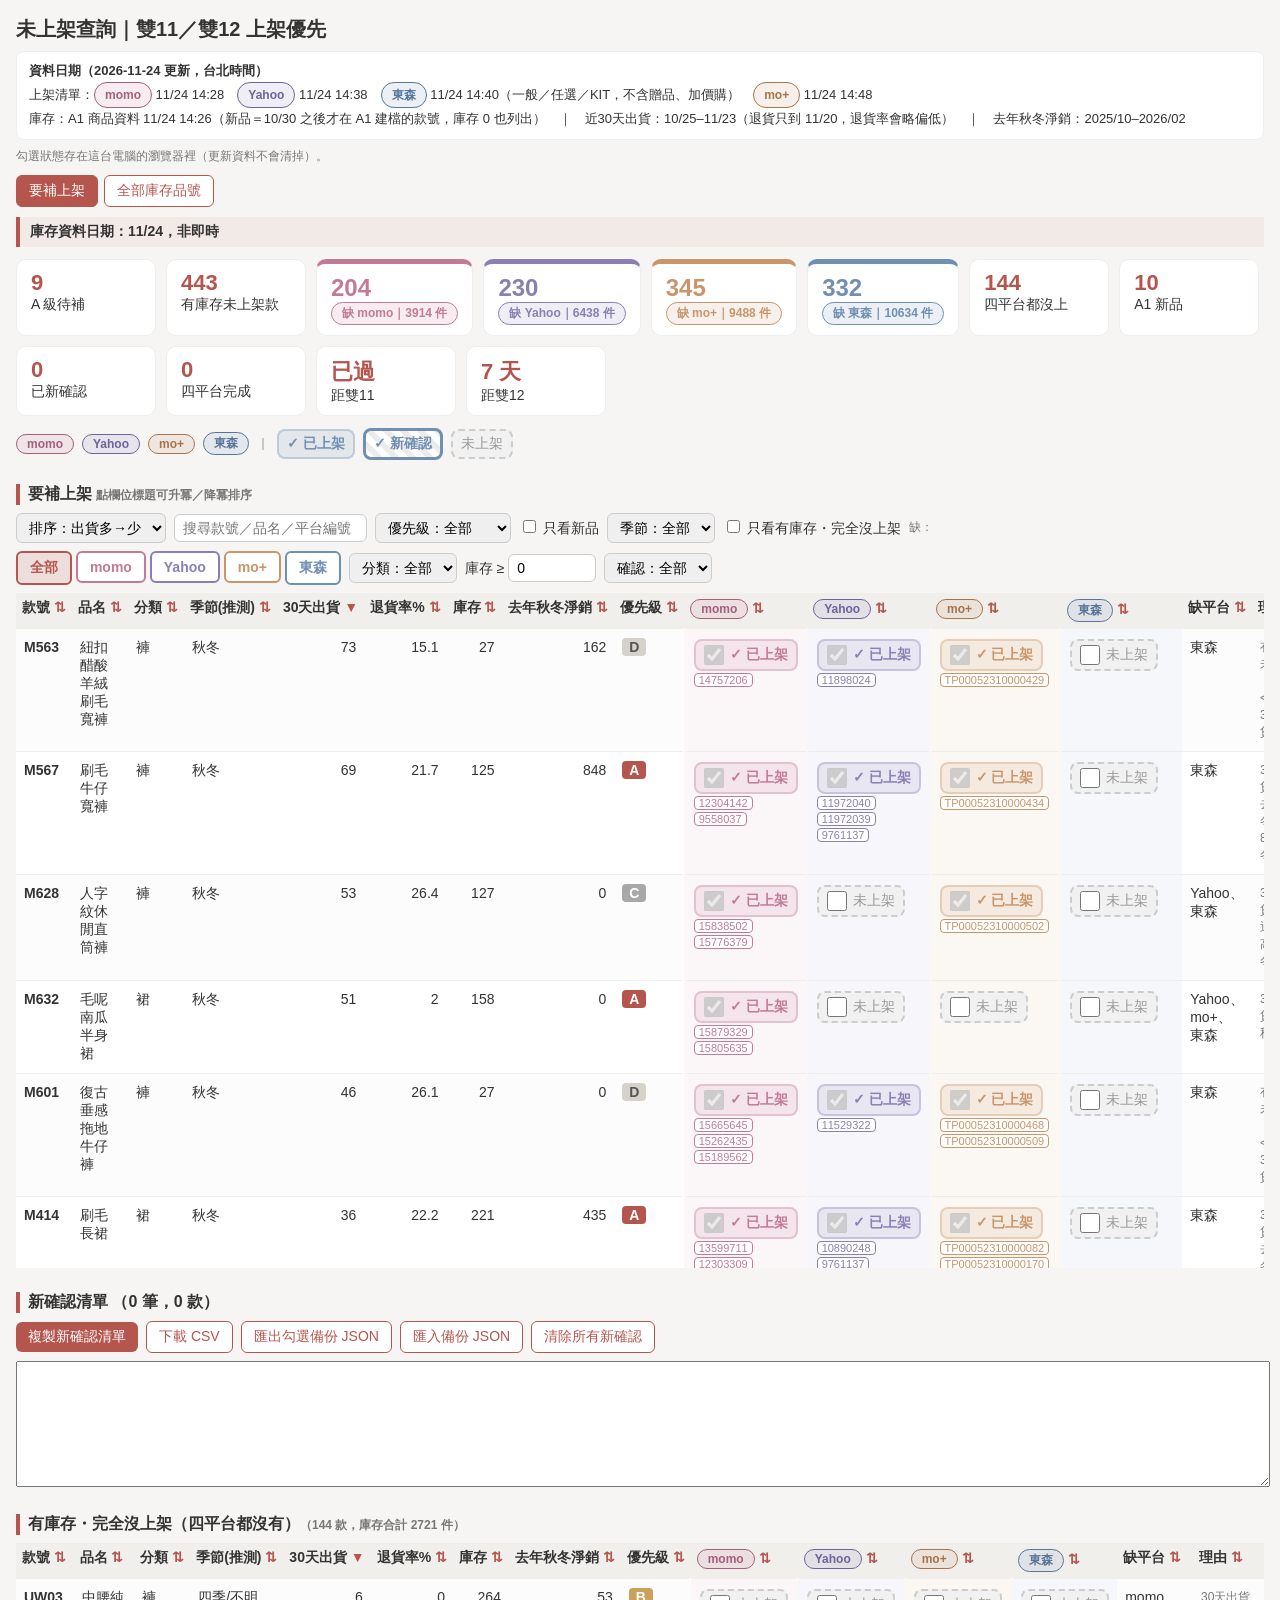
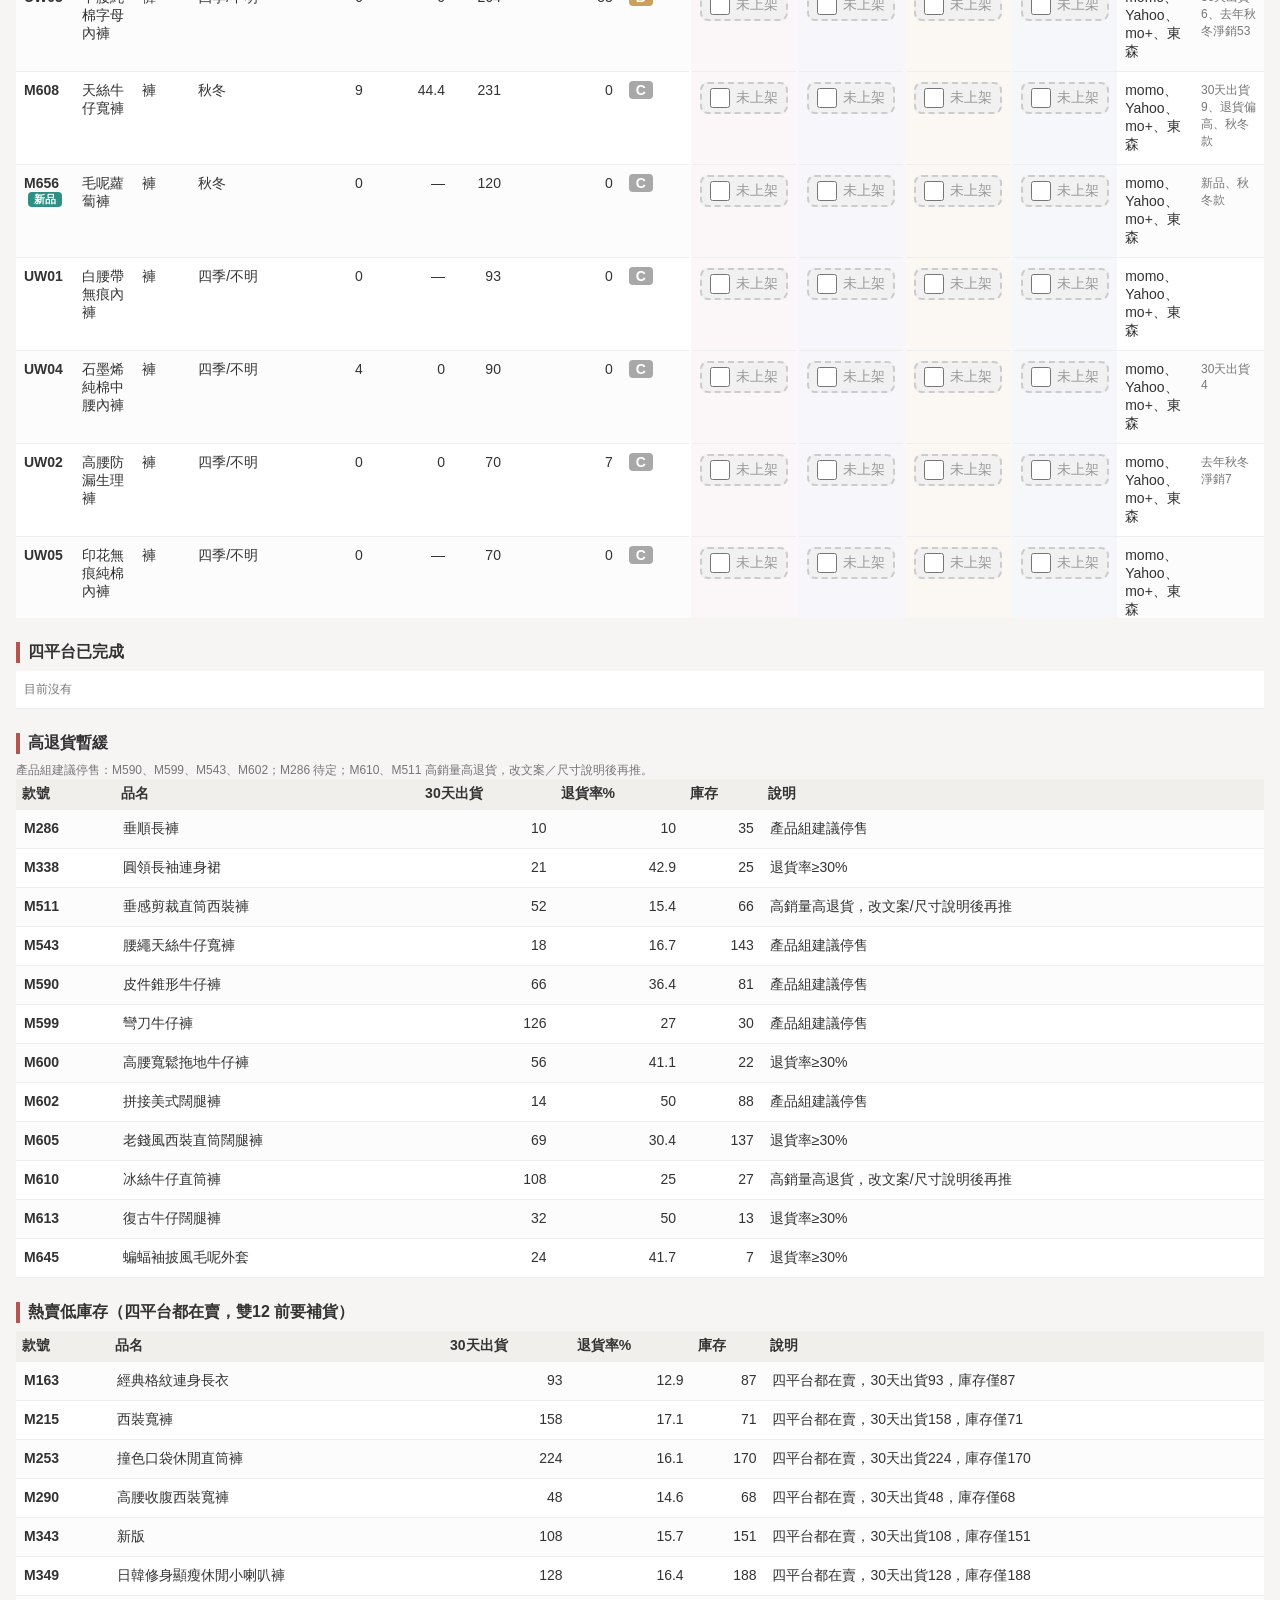
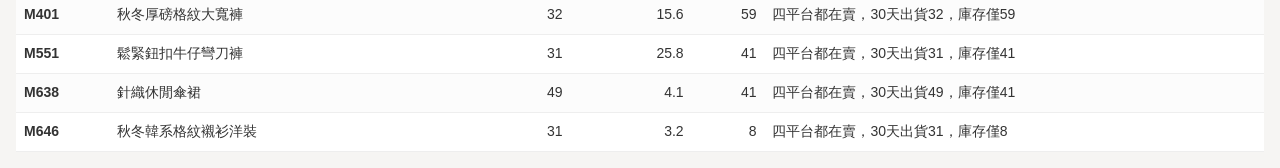
<file: unlisted.html>
<!DOCTYPE html><html lang="zh-Hant"><head><meta charset="utf-8"><meta name="viewport" content="width=device-width,initial-scale=1"><title>未上架查詢｜雙11／雙12 上架優先</title>
<style>
body{font-family:-apple-system,"PingFang TC","Noto Sans TC",sans-serif;margin:0;padding:16px;color:#333;background:#f6f5f3;font-size:14px}
h1{font-size:20px;margin:0 0 4px}h2{font-size:16px;border-left:4px solid #b5564e;padding-left:8px;margin:24px 0 8px}
.sub{color:#777;font-size:12px}.cards{display:flex;flex-wrap:wrap;gap:10px;margin:12px 0}
.card{background:#fff;border:1px solid #eee;border-radius:10px;padding:10px 14px;min-width:110px}.card b{display:block;font-size:22px;color:#b5564e}
.bar{display:flex;flex-wrap:wrap;gap:8px;align-items:center;margin:8px 0}select,input[type=text],input[type=number]{padding:5px 8px;border:1px solid #ccc;border-radius:6px;font:inherit}
button{background:#b5564e;color:#fff;border:0;border-radius:6px;padding:6px 12px;font:inherit;cursor:pointer}button.q{background:#fff;color:#b5564e;border:1px solid #b5564e}
table{border-collapse:collapse;width:100%;background:#fff}th,td{border-bottom:1px solid #eee;padding:6px;text-align:left;vertical-align:top}th{background:#f1efec;cursor:pointer;white-space:nowrap;position:sticky;top:0}
td.n{text-align:right}.pr{font-weight:700;padding:1px 7px;border-radius:4px;color:#fff}.pA{background:#b5564e}.pB{background:#c9a15a}.pC{background:#a8a8a8}.pD{background:#d5d2cc;color:#555}.pN{background:#2f8f83}.nwb{display:inline-block;margin-left:4px;padding:0 6px;border-radius:4px;background:#2f8f83;color:#fff;font-size:11px;font-weight:700;vertical-align:middle}
.pf{display:flex;flex-direction:column;gap:2px;min-width:92px}.pf label{white-space:nowrap}.ids{font-size:11px;color:#888;word-break:break-all}
.on{color:#2a8a3a}.new{color:#b5564e;font-weight:700}.on input{accent-color:#2a8a3a}.new input,.miss input{accent-color:#b5564e}.miss{color:#555}
textarea{width:100%;height:120px;font:12px monospace}.leg span{margin-right:14px}.wrap{overflow-x:auto}

:root{--c0:#c27a96;--c1:#8a7fb5;--c2:#c9956a;--c3:#6f8fb3}
tr:nth-child(even) td{background:#fcfcfc}td{padding:10px 8px}
.pill{display:inline-block;color:#fff;border-radius:999px;padding:2px 10px;font-weight:700;font-size:12px}
.p0{background:#c27a9622;color:#a35f7b}.p1{background:#8a7fb522;color:#6e639b}.p2{background:#c9956a26;color:#a4744c}.p3{background:#6f8fb322;color:#57759a}.pill{border:1px solid currentColor}
td.pc{border-left:3px solid transparent}td.c0{background:#c27a9612!important}td.c1{background:#8a7fb512!important}td.c2{background:#c9956a14!important}td.c3{background:#6f8fb312!important}
.st{white-space:nowrap;display:inline-flex;align-items:center;gap:6px;border-radius:8px;padding:4px 8px;font-weight:700;cursor:pointer;border:2px solid transparent}
.st input{width:20px;height:20px;margin:0}
.st.on{font-weight:600}.st.miss{background:#f1f1f1;color:#999;border:2px dashed #ccc;font-weight:400}
.st.new{background:repeating-linear-gradient(45deg,#fff,#fff 6px,rgba(0,0,0,.04) 6px,rgba(0,0,0,.04) 12px);border-width:3px}
.chip{display:inline-block;border:1px solid;border-radius:4px;padding:0 4px;margin:2px 2px 0 0;font-size:11px;background:#fff}
.fb{background:#fff;border:2px solid;font-weight:700}.fb.act{font-weight:800}
.card.plat{border-top:5px solid}.card.plat b{font-size:24px}
.lg{display:flex;flex-wrap:wrap;gap:8px;align-items:center;margin:6px 0}
th{top:0;z-index:2;box-shadow:0 1px 0 #ddd}.wrap{max-height:75vh;overflow:auto}
.tabs{display:flex;gap:6px;margin:10px 0}.tab{background:#fff;color:#b5564e;border:1px solid #b5564e}.tab.act{background:#b5564e;color:#fff}
.tg{white-space:nowrap;border-radius:999px;padding:2px 10px;font-size:12px;font-weight:700;border:1px solid}.tg0{color:#2a8a3a;background:#2a8a3a14}.tg1{color:#a4744c;background:#c9956a1a}.tg2{color:#b5564e;background:#b5564e14}.tg3{color:#777;background:#eee}
</style></head><body>
<h1>未上架查詢｜雙11／雙12 上架優先</h1>
<div style="margin:8px 0;padding:8px 12px;background:#fff;border:1px solid #eee;border-radius:8px;font-size:13px;line-height:1.7"><b>資料日期（2026-11-24 更新，台北時間）</b><br>
上架清單：<span class="pill p0">momo</span> 11/24 14:28　<span class="pill p1">Yahoo</span> 11/24 14:38　<span class="pill p3">東森</span> 11/24 14:40（一般／任選／KIT，不含贈品、加價購）　<span class="pill p2">mo+</span> 11/24 14:48<br>
庫存：A1 商品資料 11/24 14:26（新品＝10/30 之後才在 A1 建檔的款號，庫存 0 也列出）　｜　近30天出貨：10/25–11/23（退貨只到 11/20，退貨率會略偏低）　｜　去年秋冬淨銷：2025/10–2026/02</div>
<div class="sub">勾選狀態存在這台電腦的瀏覽器裡（更新資料不會清掉）。</div>
<div class="tabs"><button id="tb1" class="tab act">要補上架</button><button id="tb2" class="tab">全部庫存品號</button></div>
<div id="v1">
<div style="margin:8px 0;padding:6px 10px;border-left:4px solid #b5564e;background:#b5564e12;font-weight:700">庫存資料日期：11/24，非即時</div><div class="cards" id="cards"></div>
<div class="lg"><span class="pill p0">momo</span><span class="pill p1">Yahoo</span><span class="pill p2">mo+</span><span class="pill p3">東森</span><span class="sub">｜</span><span class="st on" style="cursor:default;background:#6f8fb322;color:#6f8fb3;border-color:#6f8fb355">✓ 已上架</span><span class="st new" style="border-color:#6f8fb3;color:#6f8fb3;cursor:default">✓ 新確認</span><span class="st miss" style="cursor:default">未上架</span></div>
<h2>要補上架 <span class="sub">點欄位標題可升冪／降冪排序</span></h2>
<div class="bar">
<select id="qs"><option value="sh">排序：出貨多→少</option><option value="inv">排序：庫存多→少</option><option value="k">排序：款號</option><option value="">（自訂欄位排序）</option></select><input type="text" id="q" placeholder="搜尋款號／品名／平台編號">
<select id="fp"><option value="">優先級：全部</option><option>A</option><option>B</option><option>C</option><option value="D">D 有庫存未評分</option><option value="N">N 新品未到貨</option></select><label><input type="checkbox" id="fnw"> 只看新品</label><select id="fs"><option value="">季節：全部</option><option>秋冬</option><option>春夏</option><option>四季/不明</option></select><label><input type="checkbox" id="fn"> 只看有庫存・完全沒上架</label>
<span class="sub">缺：</span><span id="fmb"></span><input type="hidden" id="fm" value="">
<select id="fc"><option value="">分類：全部</option></select>
<label>庫存 ≥ <input type="number" id="fi" value="0" style="width:70px"></label>
<select id="fk"><option value="">確認：全部</option><option value="y">有新確認</option><option value="n">沒有新確認</option></select>
</div>
<div class="wrap"><table id="t"></table></div>
<h2>新確認清單 <span id="cc"></span></h2>
<div class="bar"><button id="cp">複製新確認清單</button><button class="q" id="csv">下載 CSV</button><button class="q" id="ex">匯出勾選備份 JSON</button><button class="q" id="im">匯入備份 JSON</button><input type="file" id="imf" accept=".json" style="display:none"><button class="q" id="rs">清除所有新確認</button></div>
<textarea id="out" readonly></textarea>
<h2>有庫存・完全沒上架（四平台都沒有）<span id="nc" class="sub"></span></h2><div class="wrap"><table id="none"></table></div>
<h2>四平台已完成</h2><div class="wrap"><table id="done"></table></div>
<h2>高退貨暫緩</h2><div class="sub">產品組建議停售：M590、M599、M543、M602；M286 待定；M610、M511 高銷量高退貨，改文案／尺寸說明後再推。</div><div class="wrap"><table id="hold"></table></div>
<h2>熱賣低庫存（四平台都在賣，雙12 前要補貨）</h2><div class="wrap"><table id="low"></table></div>
</div>
<div id="v2" hidden>
<h2>全部庫存品號（庫存 &gt; 0，含四平台已完成；A1 新品就算庫存 0 也列出）<span class="sub">點欄位標題可升冪／降冪排序</span></h2><div style="margin:8px 0;padding:6px 10px;border-left:4px solid #b5564e;background:#b5564e12;font-weight:700">庫存資料日期：11/24，非即時</div><div class="cards" id="acards"></div>
<div class="bar"><select id="aqs"><option value="sh">排序：出貨多→少</option><option value="inv">排序：庫存多→少</option><option value="k">排序：款號</option><option value="">（自訂欄位排序）</option></select>
<input type="text" id="aq" placeholder="搜尋款號／品名／平台編號"><select id="atg"><option value="">狀態：全部</option><option>四平台完成</option><option value="缺">缺1–3平台</option><option>完全未上</option><option>高退貨暫緩</option><option value="新品">新品</option></select>
<select id="am"><option value="">缺平台：不限</option><option value="0">缺 momo</option><option value="1">缺 Yahoo</option><option value="2">缺 mo+</option><option value="3">缺 東森</option></select>
<select id="as"><option value="">季節：全部</option><option>秋冬</option><option>春夏</option><option>四季/不明</option></select><select id="ac"><option value="">分類：全部</option></select>
<label>庫存 ≥ <input type="number" id="ai" value="0" style="width:70px"></label><button class="q" id="acsv">下載目前清單 CSV</button><span class="sub" id="acnt"></span></div>
<div class="wrap"><table id="ta"></table></div></div>
<script>
const D={"R": [["M567", "刷毛牛仔寬褲", "褲", 69, 21.7, 125, 848, "1110", "A", "30天出貨69、去年秋冬淨銷848、秋冬款", ["12304142 9558037", "11972040 11972039 9761137", "TP00052310000434", ""], "秋冬", ""], ["M414", "刷毛長裙", "裙", 36, 22.2, 221, 435, "1110", "A", "30天出貨36、去年秋冬淨銷435、秋冬款", ["13599711 12303309 11927066 9558037", "10890248 9761137", "TP00052310000082 TP00052310000170 TP00052310000434", ""], "秋冬", ""], ["M632", "毛呢南瓜半身裙", "裙", 51, 2.0, 158, 0, "1000", "A", "30天出貨51、秋冬款", ["15879329 15805635", "", "", ""], "秋冬", ""], ["M190", "莫代爾開衩長板", "其他", 30, 0.0, 395, 42, "1110", "A", "30天出貨30、去年秋冬淨銷42", ["9022189", "10092974 9535873", "TP00052310000050", ""], "四季/不明", ""], ["M627", "西裝毛呢寬褲", "褲", 30, 23.3, 102, 0, "1000", "A", "30天出貨30、秋冬款", ["15838502 15806417", "", "", ""], "秋冬", ""], ["M510", "鯊魚皮直筒褲", "褲", 18, 22.2, 137, 25, "1110", "A", "30天出貨18、去年秋冬淨銷25、秋冬款", ["15087641 13851199", "11551726", "TP00052310000208", ""], "秋冬", ""], ["M336", "韓版厚磅刷毛內搭褲", "褲", 14, 7.1, 103, 57, "1100", "A", "30天出貨14、去年秋冬淨銷57、秋冬款", ["10792469", "10318600", "", ""], "秋冬", ""], ["M393", "穿帶式針織披肩 ", "其他", 15, 0.0, 69, 34, "1011", "A", "30天出貨15、去年秋冬淨銷34、秋冬款", ["14805678 11948060", "", "TP00052310000438", "7265315"], "秋冬", ""], ["M411", "工作裙", "裙", 13, 15.4, 91, 28, "1110", "A", "30天出貨13、去年秋冬淨銷28", ["15879329 15805635 14625403 12275789 11927066", "10891427 10890244", "TP00052310000442", ""], "四季/不明", ""], ["M156", "條紋長版襯衫", "上衣", 32, 15.6, 39, 91, "1110", "B", "30天出貨32、去年秋冬淨銷91", ["9807087 8216830", "9225986", "TP00052310000239", ""], "四季/不明", ""], ["M648", "羊絨雪花哈倫褲", "褲", 31, 16.1, 40, 0, "1110", "B", "30天出貨31、秋冬款", ["15820366", "12345552", "TP00052310000520", ""], "秋冬", ""], ["M397", "半高領針織上衣", "上衣", 2, 0.0, 34, 148, "1011", "B", "30天出貨2、去年秋冬淨銷148、秋冬款", ["11985167", "", "TP00052310000365", "7856340"], "秋冬", ""], ["M562", "復古燈心絨傘裙", "裙", 11, 0.0, 115, 36, "1110", "B", "30天出貨11、去年秋冬淨銷36、秋冬款", ["15805635 14678114 12275789", "11873966", "TP00052310000440", ""], "秋冬", ""], ["M561", "長版針織開襟外套", "外套", 10, 10.0, 73, 16, "1110", "B", "30天出貨10、去年秋冬淨銷16、秋冬款", ["14732647", "11888132", "TP00052310000515", ""], "秋冬", ""], ["UW03", "中腰純棉字母內褲", "褲", 6, 0.0, 264, 53, "0000", "B", "30天出貨6、去年秋冬淨銷53", ["", "", "", ""], "四季/不明", ""], ["M630", "彎刀休閒西裝褲", "褲", 10, 0.0, 61, 0, "1000", "B", "30天出貨10", ["15838502 15805686", "", "", ""], "四季/不明", ""], ["M352", "韓版運動感休閒褲", "褲", 9, 0.0, 46, 5, "1101", "B", "30天出貨9、去年秋冬淨銷5", ["11197610", "10484480", "", "4598729 6896786"], "四季/不明", ""], ["M87D", "BRA背心", "上衣", 8, 12.5, 74, 14, "1011", "B", "30天出貨8、去年秋冬淨銷14", ["7555888 7547306", "", "TP00052310000045 TP00052310000487", "3066482 7767284 7955010 7955008 7955016 7777128"], "四季/不明", ""], ["M254", "春秋休閒百搭拖地褲", "褲", 5, 0.0, 66, 30, "1101", "B", "30天出貨5、去年秋冬淨銷30", ["9649201 9648777", "9799713", "", "3295991 3298153 3432039 7677857"], "四季/不明", ""], ["M114", "鯊魚褲", "褲", 6, 0.0, 161, 13, "1101", "B", "30天出貨6、去年秋冬淨銷13", ["11309985 7960047", "10530652 10044383 9172074", "", "3504592 3629253"], "四季/不明", ""], ["M606", "貝殼褲", "褲", 7, 14.3, 138, 0, "1110", "B", "30天出貨7", ["15262432", "12158127 11529322", "TP00052310000505", ""], "四季/不明", ""], ["M523", "高腰流光裙", "裙", 5, 0.0, 47, 13, "1110", "B", "30天出貨5、去年秋冬淨銷13", ["14040460 8052060", "11627527", "TP00052310000401", ""], "四季/不明", ""], ["M464", "平口連身長袖洋裝", "洋裝", 5, 20.0, 123, 11, "0111", "B", "30天出貨5、去年秋冬淨銷11、秋冬款", ["", "12346760 11339227 9225986", "TP00052310000539", "8021672 8025136"], "秋冬", ""], ["M296", "格紋長版襯衫", "上衣", 2, 0.0, 38, 40, "1110", "B", "30天出貨2、去年秋冬淨銷40", ["10205853 9807087", "9225986", "TP00052310000548", ""], "四季/不明", ""], ["M631", "加絨羊毛休閒闊腿褲", "褲", 6, 16.7, 170, 0, "1110", "B", "30天出貨6、秋冬款", ["15838502 15776383", "12345555", "TP00052310000501", ""], "秋冬", ""], ["M235", "莫代爾半高領長袖上衣", "上衣", 1, 0.0, 175, 45, "1101", "B", "30天出貨1、去年秋冬淨銷45、秋冬款", ["9589866", "9774150", "", "3276566 3290147"], "秋冬", ""], ["M518", "森系印花爽上衣", "上衣", 4, 0.0, 46, 13, "1110", "B", "30天出貨4、去年秋冬淨銷13", ["13988611", "11612141", "TP00052310000400", ""], "四季/不明", ""], ["M584", "立領蝙蝠袖襯衫", "上衣", 5, 20.0, 52, 0, "1110", "B", "30天出貨5", ["15607513 15087624 14003988", "12031245", "TP00052310000416 TP00052310000456", ""], "四季/不明", ""], ["M598", "側開衩休閒半身裙", "裙", 5, 20.0, 44, 0, "1110", "B", "30天出貨5", ["15100421 10905757", "12049375", "TP00052310000206 TP00052310000458", ""], "四季/不明", ""], ["M625", "莫代爾V領中袖", "其他", 5, 0.0, 107, 0, "1010", "B", "30天出貨5", ["15726745", "", "TP00052310000499", ""], "四季/不明", ""], ["M628", "人字紋休閒直筒褲", "褲", 53, 26.4, 127, 0, "1010", "C", "30天出貨53、退貨偏高、秋冬款", ["15838502 15776379", "", "TP00052310000502", ""], "秋冬", ""], ["M534", "立體剪裁長裙", "裙", 18, 44.4, 101, 233, "1110", "C", "30天出貨18、去年秋冬淨銷233、退貨偏高", ["14160885 13895274 11132825", "11722387", "TP00052310000181 TP00052310000417", ""], "四季/不明", ""], ["M488", "直筒八分開衩牛仔褲", "褲", 19, 63.2, 41, 5, "1110", "C", "30天出貨19、去年秋冬淨銷5、退貨偏高、秋冬款", ["15301600 15262438", "11533971 11521609", "TP00052310000465", ""], "秋冬", ""], ["M404", "秋冬闊腿褲", "褲", 18, 66.7, 31, 10, "1100", "C", "30天出貨18、去年秋冬淨銷10、退貨偏高、秋冬款", ["13895274 12196893", "9719818", "", ""], "秋冬", ""], ["M513", "日系寬鬆蝙蝠袖上衣", "上衣", 13, 38.5, 88, 55, "1110", "C", "30天出貨13、去年秋冬淨銷55、退貨偏高", ["15607513 14003988", "11731064 11613802", "TP00052310000411 TP00052310000416", ""], "四季/不明", ""], ["M595", "天絲牛仔寬褲", "褲", 18, 44.4, 43, 0, "1010", "C", "30天出貨18、退貨偏高、秋冬款", ["15262438 15221849 15189564", "", "TP00052310000511", ""], "秋冬", ""], ["M604", "天絲彎刀牛仔褲", "褲", 18, 27.8, 170, 0, "1010", "C", "30天出貨18、退貨偏高、秋冬款", ["15665645 15262438 15189564", "", "TP00052310000486", ""], "秋冬", ""], ["M571", "綁帶天絲休閒彎刀褲", "褲", 15, 26.7, 203, 0, "1110", "C", "30天出貨15、退貨偏高", ["15262438 15189564 15051072", "12209116 12018384 11673356 11529322", "TP00052310000452", ""], "四季/不明", ""], ["M566", "半高領磨毛上衣", "上衣", 7, 57.1, 74, 70, "1110", "C", "30天出貨7、去年秋冬淨銷70、退貨偏高、秋冬款", ["14805679 14805677", "11918695", "TP00052310000437", ""], "秋冬", ""], ["M626", "鬆緊腰休閒牛仔彎刀褲", "褲", 14, 42.9, 150, 0, "1010", "C", "30天出貨14、退貨偏高、秋冬款", ["15838502 15775153", "", "TP00052310000503", ""], "秋冬", ""], ["M362", "鯊魚褲喇叭褲", "褲", 6, 50.0, 298, 66, "1101", "C", "30天出貨6、去年秋冬淨銷66、退貨偏高", ["11309985", "10530652", "", "6895962 6896799 7699629"], "四季/不明", ""], ["M611", "西裝直筒裙", "裙", 12, 50.0, 67, 0, "1010", "C", "30天出貨12、退貨偏高、秋冬款", ["15344514 11132825", "", "TP00052310000474", ""], "秋冬", ""], ["M490", "九分直筒休閒牛仔褲", "褲", 10, 80.0, 98, 14, "1101", "C", "30天出貨10、去年秋冬淨銷14、退貨偏高、秋冬款", ["14466967 13978166", "11612142 11521609", "", "7748669"], "秋冬", ""], ["M608", "天絲牛仔寬褲", "褲", 9, 44.4, 231, 0, "0000", "C", "30天出貨9、退貨偏高、秋冬款", ["", "", "", ""], "秋冬", ""], ["M622", "休閒印花連身裙", "裙", 8, 50.0, 83, 0, "1110", "C", "30天出貨8、退貨偏高", ["15650314", "12253600", "TP00052310000390", ""], "四季/不明", ""], ["M615", "七分面膜闊腿褲", "褲", 6, 33.3, 137, 0, "1110", "C", "30天出貨6、退貨偏高", ["15447690", "12174579 12158127", "TP00052310000482", ""], "四季/不明", ""], ["M347", "方領瑜珈Bra運動內衣", "上衣", 5, 60.0, 110, 1, "1001", "C", "30天出貨5、去年秋冬淨銷1、退貨偏高", ["11153297", "", "", "4438457"], "四季/不明", ""], ["M184", "高腰修身提臀運動緊身褲", "褲", 4, 0.0, 51, 5, "1100", "C", "30天出貨4、去年秋冬淨銷5", ["8922366", "9512083", "", ""], "四季/不明", ""], ["M424", "垂順多色西裝長裙", "裙", 2, 0.0, 65, 24, "1101", "C", "30天出貨2、去年秋冬淨銷24", ["12720273 12709717 12275789 8052060", "11005992", "", "7426219"], "四季/不明", ""], ["M223", "V領針織中袖上衣", "上衣", 4, 0.0, 84, 1, "0100", "C", "30天出貨4、去年秋冬淨銷1、秋冬款", ["", "9725901", "", ""], "秋冬", ""], ["M620", "八分碎花褲裙", "裙", 4, 0.0, 85, 0, "1110", "C", "30天出貨4", ["15566550 14117636", "12252642", "TP00052310000489", ""], "四季/不明", ""], ["M634", "曼巴棉闊腿喇叭褲", "褲", 4, 25.0, 112, 0, "1110", "C", "30天出貨4、退貨偏高", ["15805725 15087641", "12345551", "TP00052310000541", ""], "四季/不明", ""], ["UW04", "石墨烯純棉中腰內褲", "褲", 4, 0.0, 90, 0, "0000", "C", "30天出貨4", ["", "", "", ""], "四季/不明", ""], ["M542", "天絲涼爽落地褲", "褲", 2, 100.0, 87, 14, "1110", "C", "30天出貨2、去年秋冬淨銷14、退貨偏高", ["14183728 13951926", "11673356 11529256", "TP00052310000427", ""], "四季/不明", ""], ["M647", "慕斯絨九分休閒彎刀褲", "褲", 3, 0.0, 64, 0, "1110", "C", "30天出貨3、秋冬款", ["15902893 15087641", "12345557", "TP00052310000542", ""], "秋冬", ""], ["M499", "提臀口袋芭比褲", "褲", 2, 0.0, 34, 6, "1101", "C", "30天出貨2、去年秋冬淨銷6", ["13775354", "10530652", "", "7688665"], "四季/不明", ""], ["M252", "休閒層次剪裁哈倫褲", "褲", 0, 11.5, 39, 23, "1101", "C", "去年秋冬淨銷23", ["9649200", "10801828 9799719 9799714", "", "3298154 3295992 3432039 7677857"], "四季/不明", ""], ["M449", "降落傘工裝褲", "褲", 0, 30.3, 50, 23, "1101", "C", "去年秋冬淨銷23、退貨偏高", ["13223605", "11208230", "", "7563260"], "四季/不明", ""], ["M186", "百褶寬褲", "褲", 2, 0.0, 32, 2, "1101", "C", "30天出貨2、去年秋冬淨銷2、秋冬款", ["8939001", "10728077", "", "3097061 3053529"], "秋冬", ""], ["M395", "九分煙管褲", "褲", 2, 0.0, 33, 0, "1100", "C", "30天出貨2", ["15087641", "10788564", "", ""], "四季/不明", ""], ["M434", "高腰顯高寬褲", "褲", 1, 0.0, 77, 10, "1101", "C", "30天出貨1、去年秋冬淨銷10、秋冬款", ["12799399 12720273", "11041253", "", "7484834 7484636"], "秋冬", ""], ["M547", "撞色細肩運動內衣", "上衣", 2, 50.0, 63, 0, "1000", "C", "30天出貨2、退貨偏高", ["15776385", "", "", ""], "四季/不明", ""], ["M623", "棉綢闊腿褲", "褲", 2, 0.0, 132, 0, "1110", "C", "30天出貨2", ["15650315 14117636", "12253604", "TP00052310000497", ""], "四季/不明", ""], ["M326", "秋冬多色高腰闊腿褲", "褲", 0, 28.0, 66, 18, "0001", "C", "去年秋冬淨銷18、退貨偏高、秋冬款", ["", "", "", "3867484"], "秋冬", ""], ["M176", "背心無鋼圈內衣", "上衣", 1, 0.0, 86, 5, "1101", "C", "30天出貨1、去年秋冬淨銷5", ["9005743 8922365", "9515429", "", "3053548 3066481"], "四季/不明", ""], ["M243", "秋冬格紋磨毛哈倫褲", "褲", 0, 6.2, 35, 15, "1100", "C", "去年秋冬淨銷15、秋冬款", ["9569983", "9767095", "", ""], "秋冬", ""], ["M81B", "口袋條紋拖地褲", "褲", 1, 0.0, 75, 4, "0001", "C", "30天出貨1、去年秋冬淨銷4", ["", "", "", "2512659"], "四季/不明", ""], ["M259", "春秋高腰魔術小腳褲", "褲", 0, 0.0, 81, 12, "1010", "C", "去年秋冬淨銷12", ["13851200", "", "TP00052310000089", ""], "四季/不明", ""], ["M81A", "口袋條紋拖地褲", "褲", 1, 0.0, 69, 2, "0001", "C", "30天出貨1、去年秋冬淨銷2", ["", "", "", "2512659"], "四季/不明", ""], ["M586", "碎花小飛袖連衣裙", "裙", 1, 0.0, 38, 0, "1010", "C", "30天出貨1", ["15088265", "", "TP00052310000457", ""], "四季/不明", ""], ["M593", "飄逸蛋糕裙", "裙", 1, 100.0, 45, 0, "1110", "C", "30天出貨1、退貨偏高", ["15131349", "12049373", "TP00052310000500", ""], "四季/不明", ""], ["M72I", "針織開襟外套", "外套", 1, 0.0, 40, 0, "0100", "C", "30天出貨1、秋冬款", ["", "9733609", "", ""], "秋冬", ""], ["UW06", "素面裸感無痕內褲", "褲", 1, 0.0, 64, 0, "0000", "C", "30天出貨1", ["", "", "", ""], "四季/不明", ""], ["M483", "彈力鉛筆牛仔褲", "褲", 0, 0.0, 124, 7, "0100", "C", "去年秋冬淨銷7、秋冬款", ["", "11568770", "", ""], "秋冬", ""], ["UW02", "高腰防漏生理褲", "褲", 0, 0.0, 70, 7, "0000", "C", "去年秋冬淨銷7", ["", "", "", ""], "四季/不明", ""], ["M269", "連帽衣裙", "裙", 0, 14.3, 35, 6, "1001", "C", "去年秋冬淨銷6", ["9914886", "", "", "3410137 3629247"], "四季/不明", ""], ["M477", "後開岔條紋長裙", "裙", 0, 0.0, 41, 6, "1101", "C", "去年秋冬淨銷6", ["13535891 12463470 12275789", "11408350 10891427", "", "7688264"], "四季/不明", ""], ["M359", "修身多色條紋拖地褲", "褲", 0, 0.0, 33, 5, "1001", "C", "去年秋冬淨銷5", ["11274614", "", "", "4692988"], "四季/不明", ""], ["M175", "V領無鋼圈內衣", "上衣", 0, 0.0, 31, 2, "1100", "C", "去年秋冬淨銷2", ["9005743", "9515429", "", ""], "四季/不明", ""], ["M538", "輕盈垂順感褲裙", "裙", 0, 0.0, 150, 2, "1110", "C", "去年秋冬淨銷2", ["14183728 14158707", "11673356 11529256", "TP00052310000415", ""], "四季/不明", ""], ["M110", "條紋休閒九分褲", "褲", 0, 0.0, 63, 1, "1001", "C", "去年秋冬淨銷1", ["7893152", "", "", "2727873"], "四季/不明", ""], ["M284", "帽簷防曬機能外套", "外套", 0, 0.0, 80, 1, "1001", "C", "去年秋冬淨銷1、秋冬款", ["9957106", "", "", "3425318 3629249"], "秋冬", ""], ["M321", "日韓率性寬鬆五分褲裙", "裙", 0, 0.0, 46, 1, "1100", "C", "去年秋冬淨銷1", ["10596830", "11062807", "", ""], "四季/不明", ""], ["M334", "秋冬修身刷毛緊身褲", "褲", 0, 66.7, 33, 1, "0000", "C", "去年秋冬淨銷1、退貨偏高、秋冬款", ["", "", "", ""], "秋冬", ""], ["M373", "滑順垂墜感直筒寬褲", "褲", 0, 0.0, 73, 1, "1101", "C", "去年秋冬淨銷1、秋冬款", ["11536986", "11247407 9719818", "", "6895958 6896797"], "秋冬", ""], ["M116", "西裝褲", "褲", 0, null, 38, 0, "0100", "C", "", ["", "9155735", "", ""], "四季/不明", ""], ["M117", "薄款", "其他", 0, 100.0, 51, 0, "0000", "C", "退貨偏高", ["", "", "", ""], "四季/不明", ""], ["M323", "激瘦緊身黑褲", "褲", 0, null, 30, 0, "0000", "C", "", ["", "", "", ""], "四季/不明", ""], ["M372", "滑順時尚剪裁哈倫褲", "褲", 0, null, 143, 0, "1001", "C", "", ["11467863", "", "", "6896276 6896507"], "四季/不明", ""], ["M498", "壓力安全褲", "褲", 0, null, 31, 0, "0000", "C", "", ["", "", "", ""], "四季/不明", ""], ["M509", "提臀四角安全褲", "褲", 0, null, 31, 0, "0000", "C", "", ["", "", "", ""], "四季/不明", ""], ["M568", "復古闊腿休閒彎刀褲", "褲", 0, null, 61, 0, "0000", "C", "", ["", "", "", ""], "四季/不明", ""], ["M591", "五分短裙", "裙", 0, null, 155, 0, "1110", "C", "", ["15135079 14082529", "12049372 11643893", "TP00052310000403 TP00052310000461 TP00052310000490", ""], "四季/不明", ""], ["M619", "天絲九分哈倫褲", "褲", 0, null, 41, 0, "1110", "C", "", ["15598464", "12252635", "TP00052310000492", ""], "四季/不明", ""], ["M624", "一字領喇叭袖上衣", "上衣", 0, null, 50, 0, "0000", "C", "", ["", "", "", ""], "四季/不明", ""], ["M629", "綁帶毛呢休閒直筒褲", "褲", 0, null, 69, 0, "0000", "C", "秋冬款", ["", "", "", ""], "秋冬", ""], ["M637", "針織大魚尾裙", "裙", 0, null, 41, 0, "0000", "C", "秋冬款", ["", "", "", ""], "秋冬", ""], ["M639", "加厚款格紋直筒寬褲", "褲", 0, null, 238, 0, "1110", "C", "秋冬款", ["15838502", "12345560", "TP00052310000537", ""], "秋冬", ""], ["M640", "厚款彎刀休閒西裝褲", "褲", 0, null, 140, 0, "1000", "C", "新品、秋冬款", ["15935227", "", "", ""], "秋冬", "10/30–11/07"], ["M641", "大學T長袖上衣", "上衣", 0, null, 36, 0, "1010", "C", "秋冬款", ["15936441", "", "TP00052310000546", ""], "秋冬", ""], ["M656", "毛呢蘿蔔褲", "褲", 0, null, 120, 0, "0000", "C", "新品、秋冬款", ["", "", "", ""], "秋冬", "10/30–11/07"], ["M659", "金釦針織馬甲背心", "上衣", 0, null, 60, 0, "0000", "C", "新品、秋冬款", ["", "", "", ""], "秋冬", "10/30–11/07"], ["M72J", "針織開襟外套", "外套", 0, null, 39, 0, "0100", "C", "秋冬款", ["", "9733609", "", ""], "秋冬", ""], ["M88A", "中厚款", "其他", 0, 100.0, 45, 0, "0000", "C", "退貨偏高、秋冬款", ["", "", "", ""], "秋冬", ""], ["Q123", "出清", "其他", 0, null, 50, 0, "0000", "C", "", ["", "", "", ""], "四季/不明", ""], ["UW01", "白腰帶無痕內褲", "褲", 0, null, 93, 0, "0000", "C", "", ["", "", "", ""], "四季/不明", ""], ["UW05", "印花無痕純棉內褲", "褲", 0, null, 70, 0, "0000", "C", "", ["", "", "", ""], "四季/不明", ""], ["M452", "華棉休閒喇叭褲", "褲", 0, 126.1, 48, -6, "0111", "C", "去年秋冬淨銷-6、退貨偏高", ["", "11248020 11247406", "TP00052310000170", "7576567"], "四季/不明", ""], ["M262", "反摺多色短褲", "褲", 0, 0.0, 323, 4, "1101", "D", "有庫存未評分（春夏款）", ["11519962", "9924650", "", "6896795 6895953 7215314 7472652"], "春夏", ""], ["M612", "冰絲機能長褲", "褲", 17, 23.5, 313, 0, "1011", "D", "有庫存未評分（春夏款）、30天出貨17", ["15391482 14117636", "", "TP00052310000476", "7965921"], "春夏", ""], ["M418", "U領短袖g上衣", "上衣", 12, 0.0, 253, 21, "1001", "D", "有庫存未評分（春夏款）、30天出貨12", ["12695351", "", "", "7423844"], "春夏", ""], ["M267", "打摺闊腿短褲", "褲", 1, 0.0, 246, 4, "1101", "D", "有庫存未評分（春夏款）、30天出貨1", ["11519961", "9924651", "", "6895955 7215314 7472652"], "春夏", ""], ["M479", "V領修身短袖T", "上衣", 3, 33.3, 219, 2, "1101", "D", "有庫存未評分（春夏款）、30天出貨3", ["13774236", "11523306", "", "7688661"], "春夏", ""], ["M444", "滑垂順涼感哈倫九分褲", "褲", 1, 0.0, 190, 4, "1101", "D", "有庫存未評分（春夏款）、30天出貨1", ["13003290", "11121270", "", "7579063"], "春夏", ""], ["M537", "束腳涼感冰絲褲", "褲", 12, 8.3, 174, 28, "1110", "D", "有庫存未評分（春夏款）、30天出貨12", ["14117636", "10681467", "TP00052310000447", ""], "春夏", ""], ["M305", "韓版棉質短褲", "褲", 0, 0.0, 125, 2, "1101", "D", "有庫存未評分（春夏款）", ["15692991", "10127102", "", "3575972 3629040"], "春夏", ""], ["M617", "天絲牛仔短褲", "褲", 0, null, 106, 0, "1110", "D", "有庫存未評分（春夏款）", ["15478974", "12174578", "TP00052310000485", ""], "春夏", ""], ["M345", "夏日親膚圓領無袖背心", "上衣", 2, 0.0, 102, 5, "1011", "D", "有庫存未評分（春夏款）、30天出貨2", ["11132826", "", "TP00052310000388", "4403456"], "春夏", ""], ["M616", "九分棉麻闊腿褲", "褲", 13, 46.2, 102, 0, "1110", "D", "有庫存未評分（春夏款）、30天出貨13", ["11391805", "12209116 12174580", "TP00052310000484", ""], "春夏", ""], ["M536", "日系純棉飛機袖短袖上衣", "上衣", 5, 0.0, 101, 54, "1110", "D", "有庫存未評分（春夏款）、30天出貨5", ["15607513 14112466 14003988", "11731064 11656534", "TP00052310000416", ""], "春夏", ""], ["M594", "冰絲五分短褲", "褲", 2, 100.0, 91, 0, "1110", "D", "有庫存未評分（春夏款）、30天出貨2", ["14082529", "11643893", "TP00052310000403 TP00052310000490", ""], "春夏", ""], ["M592", "冰絲防走光褲裙", "裙", 2, 0.0, 81, 0, "1110", "D", "有庫存未評分（春夏款）、30天出貨2", ["15135080 14082529", "12049379 11643893", "TP00052310000403 TP00052310000490", ""], "春夏", ""], ["M621", "棉綢v領短袖上衣", "上衣", 1, 0.0, 76, 0, "1010", "D", "有庫存未評分（春夏款）、30天出貨1", ["14003988", "", "TP00052310000504", ""], "春夏", ""], ["M618", "棉麻九分直筒褲裙", "裙", 0, null, 72, 0, "1110", "D", "有庫存未評分（春夏款）", ["15592735", "12252643", "TP00052310000491", ""], "春夏", ""], ["M316", "冰絲九分褲哈倫褲", "褲", 0, null, 71, 0, "1101", "D", "有庫存未評分（春夏款）", ["10478488", "10172200", "", "3629059 3616745"], "春夏", ""], ["M306", "冰絲牙籤款褲", "褲", 0, 33.3, 66, 2, "0101", "D", "有庫存未評分（春夏款）", ["", "10127103", "", "3576141 3629041"], "春夏", ""], ["M500", "撞色冰絲T恤", "上衣", 0, 0.0, 66, 5, "0000", "D", "有庫存未評分（春夏款）", ["", "", "", ""], "春夏", ""], ["M263", "五分白條紋短褲", "褲", 4, 50.0, 62, 4, "1101", "D", "有庫存未評分（春夏款）、30天出貨4", ["9869513 9866491", "9899338", "", "3414765"], "春夏", ""], ["M531", "雪紡百褶蛋糕裙", "裙", 6, 33.3, 62, 18, "1010", "D", "有庫存未評分（春夏款）、30天出貨6", ["14088012", "", "TP00052310000404", ""], "春夏", ""], ["M535", "垂順涼感直筒寬褲", "褲", 0, 0.0, 62, 6, "1000", "D", "有庫存未評分（春夏款）", ["12899958", "", "", ""], "春夏", ""], ["M423", "涼感小喇叭褲", "褲", 1, 0.0, 57, 21, "1101", "D", "有庫存未評分（春夏款）、30天出貨1", ["12701984", "11002326", "", "7423843"], "春夏", ""], ["M90F", "棉麻輕便褲", "褲", 0, 0.0, 57, 2, "0001", "D", "有庫存未評分（春夏款）", ["", "", "", "7472653"], "春夏", ""], ["M603", "西裝五分短褲", "褲", 6, 0.0, 55, 0, "1010", "D", "有庫存未評分（春夏款）、30天出貨6", ["15262437", "", "TP00052310000507", ""], "春夏", ""], ["M328", "V領針織無袖上衣", "上衣", 0, null, 52, 0, "0000", "D", "有庫存未評分（春夏款）", ["", "", "", ""], "春夏", ""], ["M360", "百搭編織條紋短褲", "褲", 1, 100.0, 51, 16, "1101", "D", "有庫存未評分（春夏款）、30天出貨1", ["11336326 9866491", "10545367", "", "4796651 6896794"], "春夏", ""], ["M353", "夏日高腰字母冰絲寬褲", "褲", 1, 0.0, 50, 1, "1101", "D", "有庫存未評分（春夏款）、30天出貨1", ["11247940", "10507127", "", "4680032"], "春夏", ""], ["M541", "涼感香蕉褲", "褲", 0, 50.0, 48, 7, "1110", "D", "有庫存未評分（春夏款）", ["14183728 14183727", "11673356 11529256", "TP00052310000426", ""], "春夏", ""], ["M583", "冰絲抗皺彎刀寬褲", "褲", 10, 110.0, 47, 0, "1100", "D", "有庫存未評分（春夏款）、30天出貨10", ["15128123 14117636", "12158127 12049374", "", ""], "春夏", ""], ["M312", "日韓涼感滑順剪裁五分款褲", "褲", 0, 83.3, 46, 1, "1000", "D", "有庫存未評分（春夏款）", ["11499030", "", "", ""], "春夏", ""], ["M357", "韓系顯瘦休閒五分短褲", "褲", 1, 0.0, 45, 13, "1100", "D", "有庫存未評分（春夏款）、30天出貨1", ["11342558", "10547710", "", ""], "春夏", ""], ["M492", "雙扣棉麻直筒寬褲", "褲", 2, 0.0, 43, 17, "1101", "D", "有庫存未評分（春夏款）、30天出貨2", ["13789888", "11529256", "", "7699636"], "春夏", ""], ["M419", "冰涼親膚冰絲感褲裙", "裙", 0, 100.0, 42, 0, "1101", "D", "有庫存未評分（春夏款）", ["12899958 12720273", "11013698", "", "7434925 7473167"], "春夏", ""], ["M90A", "棉麻輕便褲", "褲", 0, 0.0, 41, 6, "0001", "D", "有庫存未評分（春夏款）", ["", "", "", "7472653"], "春夏", ""], ["M178", "字母涼感褲", "褲", 0, 33.3, 40, 6, "1101", "D", "有庫存未評分（春夏款）", ["8792376", "9478835 9460427", "", "3560407"], "春夏", ""], ["M280", "雙扣垂順涼感直筒寬褲", "褲", 0, null, 40, 0, "0000", "D", "有庫存未評分（春夏款）", ["", "", "", ""], "春夏", ""], ["M90C", "棉麻輕便褲", "褲", 0, 0.0, 40, 5, "0001", "D", "有庫存未評分（春夏款）", ["", "", "", "7472653"], "春夏", ""], ["M573", "莫代爾圓領短袖上衣", "上衣", 0, null, 39, 0, "0000", "D", "有庫存未評分（春夏款）", ["", "", "", ""], "春夏", ""], ["M109", "棉麻素色哈倫褲", "褲", 0, 66.7, 37, 1, "0000", "D", "有庫存未評分（春夏款）", ["", "", "", ""], "春夏", ""], ["M501", "圓領側開衩短袖上衣", "上衣", 0, 0.0, 36, 1, "1101", "D", "有庫存未評分（春夏款）", ["13907774", "11731064 11584121", "", "7748668"], "春夏", ""], ["M572", "荷葉邊短袖襯衫", "上衣", 0, null, 33, 0, "1110", "D", "有庫存未評分（春夏款）", ["15641295", "12252678", "TP00052310000494", ""], "春夏", ""], ["M91C", "運動安全短褲", "褲", 0, null, 33, 0, "0000", "D", "有庫存未評分（春夏款）", ["", "", "", ""], "春夏", ""], ["M378", "涼感工裝褲", "褲", 0, 38.5, 31, 8, "1101", "D", "有庫存未評分（春夏款）", ["11717461 11340890 7886247", "11100443", "", "7188197"], "春夏", ""], ["M58B", "棉麻開衩上衣", "上衣", 3, 33.3, 30, 3, "1101", "D", "有庫存未評分（春夏款）、30天出貨3", ["8934445", "9520733", "", "3053565 3629248"], "春夏", ""], ["M364", "舒棉休閒短裙", "裙", 1, 100.0, 29, 6, "1101", "D", "有庫存未評分（庫存<30）、30天出貨1", ["11303410 11303409", "10531160 10531159", "", "4796649 6896793"], "四季/不明", ""], ["M546", "休閒連身吊帶裙", "裙", 2, 0.0, 29, 1, "1110", "D", "有庫存未評分（庫存<30）、30天出貨2", ["15650313", "12253598", "TP00052310000390 TP00052310000516", ""], "四季/不明", ""], ["M200", "潮流格紋短褲", "褲", 0, null, 28, 0, "1000", "D", "有庫存未評分（春夏款）", ["9006833 8995748", "", "", ""], "春夏", ""], ["M519", "九分鬆緊腰涼感冰絲褲", "褲", 0, 10.4, 28, 43, "1110", "D", "有庫存未評分（春夏款）", ["13993193", "11100443", "TP00052310000410", ""], "春夏", ""], ["M521", "前開衩牛仔喇叭褲", "褲", 10, 30.0, 28, 15, "1100", "D", "有庫存未評分（庫存<30）、30天出貨10", ["14466967 14387379", "11768904", "", ""], "秋冬", ""], ["M585", "圓領蝙蝠袖上衣", "上衣", 1, 0.0, 28, 0, "1110", "D", "有庫存未評分（庫存<30）、30天出貨1", ["15066826", "12031244", "TP00052310000455", ""], "四季/不明", ""], ["M217", "腰扣九分哈倫褲", "褲", 0, 0.0, 27, 5, "0101", "D", "有庫存未評分（庫存<30）", ["", "9662801", "", "3177122 4420591"], "四季/不明", ""], ["M563", "紐扣醋酸羊絨刷毛寬褲", "褲", 73, 15.1, 27, 162, "1110", "D", "有庫存未評分（庫存<30）、30天出貨73", ["14757206", "11898024", "TP00052310000429", ""], "秋冬", ""], ["M601", "復古垂感拖地牛仔褲", "褲", 46, 26.1, 27, 0, "1110", "D", "有庫存未評分（庫存<30）、30天出貨46", ["15665645 15262435 15189562", "11529322", "TP00052310000468 TP00052310000509", ""], "秋冬", ""], ["M658", "防風連帽夾克外套", "外套", 0, null, 27, 0, "0000", "D", "新品、有庫存未評分（庫存<30）", ["", "", "", ""], "秋冬", "10/30–11/07"], ["M91B", "運動安全短褲", "褲", 0, null, 27, 0, "0000", "D", "有庫存未評分（春夏款）", ["", "", "", ""], "春夏", ""], ["M462", "簡約氣質百搭口袋細肩吊帶", "其他", 4, 0.0, 26, 2, "1110", "D", "有庫存未評分（庫存<30）、30天出貨4", ["13333668", "11317133", "TP00052310000526", ""], "四季/不明", ""], ["M508", "休閒工裝裙", "裙", 2, 50.0, 26, 14, "1010", "D", "有庫存未評分（庫存<30）、30天出貨2", ["13879800", "", "TP00052310000244", ""], "四季/不明", ""], ["M515", "典雅刺繡V領花紋上衣", "上衣", 0, null, 26, 0, "1100", "D", "有庫存未評分（庫存<30）", ["15641296", "12253599", "", ""], "四季/不明", ""], ["M644", "休閒立領外套", "外套", 0, null, 26, 0, "0000", "D", "有庫存未評分（庫存<30）", ["", "", "", ""], "秋冬", ""], ["M92A", "運動排汗上衣", "上衣", 0, null, 26, 0, "0000", "D", "有庫存未評分（庫存<30）", ["", "", "", ""], "四季/不明", ""], ["M302", "冰絲九分褲白綁帶", "褲", 0, 100.0, 25, 0, "1101", "D", "有庫存未評分（春夏款）", ["10307940", "10103027", "", "3553875 3629037"], "春夏", ""], ["M446", "冰絲感長褲裙", "裙", 0, 0.0, 25, 1, "1001", "D", "有庫存未評分（春夏款）", ["13016576", "", "", "7579065"], "春夏", ""], ["M582", "抽繩鬆緊闊腿牛仔褲", "褲", 12, 0.0, 25, 0, "0000", "D", "有庫存未評分（庫存<30）、30天出貨12", ["", "", "", ""], "秋冬", ""], ["M324", "鯊魚褲撞色拼接", "褲", 3, 33.3, 24, -1, "0101", "D", "有庫存未評分（庫存<30）、30天出貨3", ["", "10530652", "", "3867483 3750004"], "四季/不明", ""], ["M405", "單扣喇叭長褲", "褲", 30, 16.7, 24, 124, "1110", "D", "有庫存未評分（庫存<30）、30天出貨30", ["11132825 8094839", "11649589 9161941", "TP00052310000181", ""], "秋冬", ""], ["M413", "長裙", "裙", 0, 23.9, 24, 35, "1101", "D", "有庫存未評分（庫存<30）", ["12275790 12275789 11927066", "10891427 10890243", "", "7349629"], "四季/不明", ""], ["M473", "牛仔連帽外套M (原XL)", "外套", 11, 18.2, 24, 3, "1100", "D", "有庫存未評分（庫存<30）、30天出貨11", ["13491919", "9225986", "", ""], "秋冬", ""], ["M522", "彈力微喇叭牛仔褲", "褲", 15, 33.3, 24, 221, "1110", "D", "有庫存未評分（庫存<30）、30天出貨15", ["14466967", "11808565", "TP00052310000445", ""], "秋冬", ""], ["M92C", "運動排汗上衣", "上衣", 0, null, 24, 0, "0000", "D", "有庫存未評分（庫存<30）", ["", "", "", ""], "四季/不明", ""], ["M229", "春秋條紋落地褲", "褲", 0, 11.1, 23, 8, "1000", "D", "有庫存未評分（庫存<30）", ["13543541", "", "", ""], "四季/不明", ""], ["M268", "日韓清新無袖背心", "上衣", 0, 0.0, 23, 7, "1101", "D", "有庫存未評分（春夏款）", ["9886741", "9910036", "", "3401562"], "春夏", ""], ["M274", "日韓夏日寬鬆花色上衣", "上衣", 0, 0.0, 23, 6, "1100", "D", "有庫存未評分（春夏款）", ["9949437", "9936281", "", ""], "春夏", ""], ["M310", "無袖方領螺紋背心", "上衣", 0, 0.0, 23, 11, "1101", "D", "有庫存未評分（春夏款）", ["10402319", "10140881", "", "3629045 3589169"], "春夏", ""], ["M123", "條紋休閒長褲", "褲", 1, 0.0, 22, 3, "1101", "D", "有庫存未評分（庫存<30）、30天出貨1", ["8051088", "9153832", "", "2755886 3077986"], "秋冬", ""], ["M182", "涼感棉麻短褲", "褲", 0, 25.0, 22, 3, "1101", "D", "有庫存未評分（春夏款）", ["8889128", "9503129", "", "3037621 3037431"], "春夏", ""], ["M463", "單寧口袋牛仔工作長裙", "裙", 1, 100.0, 22, 6, "1101", "D", "有庫存未評分（庫存<30）、30天出貨1", ["13324253", "11649589 11317134", "", "7596126"], "秋冬", ""], ["M652", "慵懶風格紋襯衫", "上衣", 0, null, 22, 0, "0000", "D", "有庫存未評分（庫存<30）", ["", "", "", ""], "四季/不明", ""], ["M98B", "舊款冰絲褲", "褲", 0, null, 22, 0, "0000", "D", "有庫存未評分（春夏款）", ["", "", "", ""], "春夏", ""], ["M565", "藍白條紋上衣", "上衣", 0, null, 21, 0, "1110", "D", "有庫存未評分（庫存<30）", ["15034233", "12018381", "TP00052310000450", ""], "四季/不明", ""], ["M92B", "運動排汗上衣", "上衣", 0, null, 21, 0, "0000", "D", "有庫存未評分（庫存<30）", ["", "", "", ""], "四季/不明", ""], ["M309", "網紋拼接冰絲褲", "褲", 1, 0.0, 20, 1, "1110", "D", "有庫存未評分（春夏款）、30天出貨1", ["7886247", "11100443", "TP00052310000333", ""], "春夏", ""], ["M380", "日式圖騰長裙", "裙", 0, null, 20, 0, "0000", "D", "有庫存未評分（庫存<30）", ["", "", "", ""], "四季/不明", ""], ["M468", "後開衩牛仔裙", "裙", 2, 100.0, 20, 34, "1100", "D", "有庫存未評分（庫存<30）、30天出貨2", ["13494006", "11391739", "", ""], "秋冬", ""], ["M569", "V領鈕扣蝙蝠袖襯衫", "上衣", 0, null, 20, 0, "0000", "D", "有庫存未評分（庫存<30）", ["", "", "", ""], "四季/不明", ""], ["M636", "棉質休閒傘裙", "裙", 0, null, 20, 0, "0000", "D", "有庫存未評分（庫存<30）", ["", "", "", ""], "四季/不明", ""], ["M67D", "德絨厚磅長袖上衣", "上衣", 0, null, 20, 0, "0000", "D", "有庫存未評分（庫存<30）", ["", "", "", ""], "秋冬", ""], ["M219", "老爺哈倫褲", "褲", 1, 0.0, 19, 0, "1101", "D", "有庫存未評分（庫存<30）、30天出貨1", ["9987540 9302667 9260783", "9682782", "", "3184328 3205310 4420591"], "四季/不明", ""], ["M474", "法式半身裙", "裙", 0, 5.9, 19, 16, "1000", "D", "有庫存未評分（庫存<30）", ["12463470 12275789 11927066", "", "", ""], "四季/不明", ""], ["M517", "刺繡花紋拼接上衣", "上衣", 0, 0.0, 19, 1, "1100", "D", "有庫存未評分（庫存<30）", ["14111385", "11655256", "", ""], "四季/不明", ""], ["M67E", "德絨厚磅長袖上衣", "上衣", 0, null, 19, 0, "0000", "D", "有庫存未評分（庫存<30）", ["", "", "", ""], "秋冬", ""], ["M67H", "德絨厚磅長袖上衣", "上衣", 0, null, 19, 0, "0000", "D", "有庫存未評分（庫存<30）", ["", "", "", ""], "秋冬", ""], ["M90E", "棉麻輕便褲", "褲", 0, 0.0, 19, 5, "0001", "D", "有庫存未評分（春夏款）", ["", "", "", "7472653"], "春夏", ""], ["M92D", "運動排汗上衣", "上衣", 0, null, 19, 0, "0000", "D", "有庫存未評分（庫存<30）", ["", "", "", ""], "四季/不明", ""], ["M92F", "運動排汗上衣", "上衣", 0, 0.0, 19, 1, "0000", "D", "有庫存未評分（庫存<30）", ["", "", "", ""], "四季/不明", ""], ["M236", "羊毛羔絨保暖外套", "外套", 0, null, 18, 0, "0100", "D", "有庫存未評分（庫存<30）", ["", "9756534", "", ""], "秋冬", ""], ["M251", "秋冬保暖刷毛暖暖睡衣", "上衣", 1, 0.0, 18, 103, "1101", "D", "有庫存未評分（庫存<30）、30天出貨1", ["12176073", "9799715", "", "3298151 3295865"], "秋冬", ""], ["M471", "毛呢直筒褲", "褲", 0, 380.0, 18, -14, "0000", "D", "有庫存未評分（庫存<30）", ["", "", "", ""], "秋冬", ""], ["M588", "圓領寬版荷葉邊上衣", "上衣", 0, null, 18, 0, "1110", "D", "有庫存未評分（庫存<30）", ["15088266", "12031250", "TP00052310000512", ""], "四季/不明", ""], ["M67A", "德絨厚磅長袖上衣", "上衣", 0, null, 18, 0, "0000", "D", "有庫存未評分（庫存<30）", ["", "", "", ""], "秋冬", ""], ["M67G", "德絨厚磅長袖上衣", "上衣", 0, null, 18, 0, "0000", "D", "有庫存未評分（庫存<30）", ["", "", "", ""], "秋冬", ""], ["M130", "秋冬格紋寬褲", "褲", 0, 6.2, 17, 30, "1101", "D", "有庫存未評分（庫存<30）", ["10678760 9433785", "10801828 9719818", "", "3243179"], "秋冬", ""], ["M281", "垂墜感高腰顯高寬褲", "褲", 0, 50.0, 17, 1, "1101", "D", "有庫存未評分（庫存<30）", ["9987540 9960432", "9943077", "", "3633048 4420591"], "秋冬", ""], ["M482", "工裝牛仔背心", "上衣", 20, 10.0, 17, 67, "1110", "D", "有庫存未評分（庫存<30）、30天出貨20", ["14466967 13951926 13780395", "9225986", "TP00052310000393", ""], "秋冬", ""], ["M539", "飄逸蛋糕裙", "裙", 0, null, 17, 0, "0000", "D", "有庫存未評分（庫存<30）", ["", "", "", ""], "四季/不明", ""], ["M596", "莫代爾長袖上衣", "上衣", 1, 0.0, 17, 0, "0000", "D", "有庫存未評分（庫存<30）、30天出貨1", ["", "", "", ""], "秋冬", ""], ["M455", "大學短版T", "上衣", 11, 0.0, 16, 65, "1110", "D", "有庫存未評分（庫存<30）、30天出貨11", ["13470690", "11367416", "TP00052310000224", ""], "四季/不明", ""], ["M533", "設計款天絲牛仔寬褲", "褲", 2, 100.0, 16, 91, "1110", "D", "有庫存未評分（庫存<30）、30天出貨2", ["14108720", "11655255", "TP00052310000414", ""], "秋冬", ""], ["M574", "開襟蝙蝠袖襯衫", "上衣", 0, null, 16, 0, "1110", "D", "有庫存未評分（庫存<30）", ["15051074", "12018382", "TP00052310000453", ""], "四季/不明", ""], ["M67M", "德絨厚磅長袖上衣", "上衣", 0, null, 16, 0, "0000", "D", "有庫存未評分（庫存<30）", ["", "", "", ""], "秋冬", ""], ["M179", "經典格紋連身裙", "裙", 0, null, 15, 0, "0001", "D", "有庫存未評分（庫存<30）", ["", "", "", "2989220"], "四季/不明", ""], ["M221", "螺紋多色內搭褲", "褲", 0, 0.0, 15, 8, "1101", "D", "有庫存未評分（庫存<30）", ["10678758 9330439", "9682781", "", "3195641"], "四季/不明", ""], ["M260", "運動交叉胸罩內衣", "上衣", 2, 200.0, 15, 10, "1101", "D", "有庫存未評分（庫存<30）、30天出貨2", ["9922327", "9924644", "", "3413177"], "四季/不明", ""], ["M264", "雙色口袋五分短褲", "褲", 0, 15.6, 15, 38, "1110", "D", "有庫存未評分（春夏款）", ["9866491", "9899349", "TP00052310000378", ""], "春夏", ""], ["M351", "涼感休閒寬褲", "褲", 1, 0.0, 15, 10, "1101", "D", "有庫存未評分（春夏款）、30天出貨1", ["11188475", "10480725", "", "4530426"], "春夏", ""], ["M453", "連帽厚磅鋪棉外套", "外套", 12, 25.0, 15, 181, "1101", "D", "有庫存未評分（庫存<30）、30天出貨12", ["13422958", "11346296", "", "7626148"], "秋冬", ""], ["M54C", "莫代爾口袋V領連衣裙", "裙", 5, 20.0, 15, 21, "1101", "D", "有庫存未評分（庫存<30）、30天出貨5", ["7771458 6728703", "9156654", "", "2436104 3077980"], "四季/不明", ""], ["M575", "七分袖冰絲上衣", "上衣", 1, 0.0, 15, 0, "1110", "D", "有庫存未評分（春夏款）、30天出貨1", ["15060962", "12031243", "TP00052310000454", ""], "春夏", ""], ["M660", "高領半拉鍊針織馬甲/F", "其他", 0, null, 15, 0, "1010", "D", "新品、有庫存未評分（庫存<30）", ["15936443", "", "TP00052310000549", ""], "秋冬", "11/10–11/13"], ["M662", "連帽針織馬甲/F", "其他", 0, null, 15, 0, "0000", "D", "新品、有庫存未評分（庫存<30）", ["", "", "", ""], "秋冬", "11/10–11/13"], ["M77B", "德絨哈倫褲", "褲", 0, null, 15, 0, "0000", "D", "有庫存未評分（庫存<30）", ["", "", "", ""], "秋冬", ""], ["M91A", "運動安全短褲", "褲", 0, null, 15, 0, "0000", "D", "有庫存未評分（春夏款）", ["", "", "", ""], "春夏", ""], ["M91F", "運動安全長褲", "褲", 0, null, 15, 0, "0000", "D", "有庫存未評分（庫存<30）", ["", "", "", ""], "秋冬", ""], ["M98A", "舊款冰絲褲", "褲", 0, 0.0, 15, 1, "1000", "D", "有庫存未評分（春夏款）", ["7778861", "", "", ""], "春夏", ""], ["M06A", "涼感百褶寬褲", "褲", 0, 0.0, 14, 1, "1000", "D", "有庫存未評分（春夏款）", ["5684331", "", "", ""], "春夏", ""], ["M247", "字母束口休閒褲", "褲", 2, 0.0, 14, 19, "1101", "D", "有庫存未評分（庫存<30）、30天出貨2", ["8662023", "9770466", "", "3867617 3867429"], "四季/不明", ""], ["M270", "日系短袖麻棉T桖", "上衣", 1, 0.0, 14, 0, "1100", "D", "有庫存未評分（春夏款）、30天出貨1", ["9962883", "9943076", "", ""], "春夏", ""], ["M313", "日韓涼感滑順剪裁小腳哈倫褲", "褲", 0, 50.0, 14, 1, "0100", "D", "有庫存未評分（春夏款）", ["", "10606824", "", ""], "春夏", ""], ["M445", "涼感休閒束腳冰絲褲", "褲", 0, 0.0, 14, 1, "1100", "D", "有庫存未評分（春夏款）", ["13036921", "11133005", "", ""], "春夏", ""], ["M51B", "棉質短褲", "褲", 4, 75.0, 14, 16, "1101", "D", "有庫存未評分（春夏款）、30天出貨4", ["9866491 9006833 7521542 6659687", "9156651", "", "2435127"], "春夏", ""], ["M540", "冰絲高腰工裝拼接花苞裙", "裙", 0, 17.6, 14, 28, "1000", "D", "有庫存未評分（春夏款）", ["14237195", "", "", ""], "春夏", ""], ["M67F", "德絨厚磅長袖上衣", "上衣", 0, null, 14, 0, "0000", "D", "有庫存未評分（庫存<30）", ["", "", "", ""], "秋冬", ""], ["M77A", "德絨哈倫褲", "褲", 0, null, 14, 0, "0000", "D", "有庫存未評分（庫存<30）", ["", "", "", ""], "秋冬", ""], ["M90B", "棉麻輕便褲", "褲", 0, 0.0, 14, 4, "0001", "D", "有庫存未評分（春夏款）", ["", "", "", "7472653"], "春夏", ""], ["M91H", "運動安全長褲", "褲", 0, null, 14, 0, "0000", "D", "有庫存未評分（庫存<30）", ["", "", "", ""], "秋冬", ""], ["M185", "V領雪紡百摺後開衩上衣", "上衣", 2, 50.0, 13, 0, "1110", "D", "有庫存未評分（春夏款）、30天出貨2", ["15641294", "12252639", "TP00052310000493", ""], "春夏", ""], ["M189", "印花雪紡裙", "裙", 0, 0.0, 13, 1, "1101", "D", "有庫存未評分（春夏款）", ["8990181", "9551884", "", "3097022 3068113"], "春夏", ""], ["M276", "韓版棉質前開衩寬褲", "褲", 0, 0.0, 13, 3, "1101", "D", "有庫存未評分（庫存<30）", ["9922326", "9924648", "", "3867479"], "秋冬", ""], ["M304", "四面彈機能長褲", "褲", 0, 75.0, 13, 1, "1101", "D", "有庫存未評分（庫存<30）", ["10379699", "10130969", "", "3581976"], "秋冬", ""], ["M320", "韓版休閒束口八分褲", "褲", 0, 0.0, 13, 9, "1000", "D", "有庫存未評分（庫存<30）", ["10554640", "", "", ""], "四季/不明", ""], ["M484", "前開衩喇叭褲", "褲", 1, 0.0, 13, 17, "0101", "D", "有庫存未評分（庫存<30）、30天出貨1", ["", "11649589 11547999", "", "7699632"], "四季/不明", ""], ["M530", "高腰a字牛仔傘裙", "裙", 0, 41.2, 13, 10, "1100", "D", "有庫存未評分（庫存<30）", ["14064048", "11638068", "", ""], "秋冬", ""], ["M67J", "德絨厚磅長袖上衣", "上衣", 0, null, 13, 0, "0000", "D", "有庫存未評分（庫存<30）", ["", "", "", ""], "秋冬", ""], ["P106", "排釦棉麻裙", "裙", 1, 0.0, 13, 2, "1101", "D", "有庫存未評分（春夏款）、30天出貨1", ["5969648", "9156649", "", "3130702 3212805"], "春夏", ""], ["M134", "點點燈芯絨哈倫褲", "褲", 3, 0.0, 12, 7, "0101", "D", "有庫存未評分（庫存<30）、30天出貨3", ["", "9173509", "", "3212810"], "秋冬", ""], ["M169", "莫代爾開衩裙", "裙", 0, 0.0, 12, 1, "1000", "D", "有庫存未評分（庫存<30）", ["8925124", "", "", ""], "四季/不明", ""], ["M358", "文青感棉麻裙", "裙", 2, 50.0, 12, 1, "1001", "D", "有庫存未評分（春夏款）、30天出貨2", ["11318230", "", "", "4739763"], "春夏", ""], ["M476", "華格夫短版長袖上衣", "上衣", 4, 0.0, 12, 4, "1100", "D", "有庫存未評分（庫存<30）、30天出貨4", ["13457409", "11359089", "", ""], "秋冬", ""], ["M496", "雪紡格紋長版罩衫", "上衣", 3, 0.0, 12, 5, "1010", "D", "有庫存未評分（春夏款）、30天出貨3", ["14009476", "", "TP00052310000466", ""], "春夏", ""], ["M54D", "莫代爾口袋V領連衣裙", "裙", 0, 0.0, 12, 4, "1101", "D", "有庫存未評分（庫存<30）", ["7771458 6728703", "9156654", "", "2436104 3077980"], "四季/不明", ""], ["M633", "三件組套裝", "其他", 15, 6.7, 12, 0, "1110", "D", "有庫存未評分（庫存<30）、30天出貨15", ["15806120", "12345542", "TP00052310000543", ""], "四季/不明", ""], ["M87E", "BRA背心", "上衣", 1, 0.0, 12, 2, "1101", "D", "有庫存未評分（庫存<30）、30天出貨1", ["7555888 7547306", "9156657", "", "3066482"], "四季/不明", ""], ["M128", "印花棉麻裙", "裙", 0, null, 11, 0, "0000", "D", "有庫存未評分（春夏款）", ["", "", "", ""], "春夏", ""], ["M159", "格紋長版襯衫", "上衣", 19, 15.8, 11, 42, "1110", "D", "有庫存未評分（庫存<30）、30天出貨19", ["9807087 8159778", "9225986", "TP00052310000514", ""], "四季/不明", ""], ["M317", "防蚊冰絲褲", "褲", 0, 14.3, 11, 6, "1001", "D", "有庫存未評分（春夏款）", ["11340890 10505908", "", "", "3632228 3631676"], "春夏", ""], ["M33F", "百褶裙", "裙", 3, 0.0, 11, 4, "1011", "D", "有庫存未評分（庫存<30）、30天出貨3", ["8052060 6027839", "", "TP00052310000237", "4404026"], "四季/不明", ""], ["M63A", "棉麻格紋", "其他", 0, null, 11, 0, "0000", "D", "有庫存未評分（春夏款）", ["", "", "", ""], "春夏", ""], ["M642", "條紋長袖上衣", "上衣", 0, null, 11, 0, "1010", "D", "有庫存未評分（庫存<30）", ["15936442", "", "TP00052310000547", ""], "秋冬", ""], ["M67I", "德絨厚磅長袖上衣", "上衣", 0, null, 11, 0, "0000", "D", "有庫存未評分（庫存<30）", ["", "", "", ""], "秋冬", ""], ["M67K", "德絨厚磅長袖上衣", "上衣", 0, null, 11, 0, "0000", "D", "有庫存未評分（庫存<30）", ["", "", "", ""], "秋冬", ""], ["M72E", "針織開襟外套", "外套", 1, 0.0, 11, 0, "0100", "D", "有庫存未評分（庫存<30）、30天出貨1", ["", "9733609", "", ""], "秋冬", ""], ["M92E", "運動排汗上衣", "上衣", 0, null, 11, 0, "0000", "D", "有庫存未評分（庫存<30）", ["", "", "", ""], "四季/不明", ""], ["M466", "慵懶風針織外套", "外套", 5, 0.0, 10, 7, "1110", "D", "有庫存未評分（庫存<30）、30天出貨5", ["13501409", "11395387 11346296 9225986", "TP00052310000246", ""], "秋冬", ""], ["M558", "短版針織開衫外套", "外套", 0, null, 10, 0, "0000", "D", "有庫存未評分（庫存<30）", ["", "", "", ""], "秋冬", ""], ["M72B", "針織開襟外套", "外套", 0, 100.0, 10, 0, "0100", "D", "有庫存未評分（庫存<30）", ["", "9733609", "", ""], "秋冬", ""], ["M77C", "德絨哈倫褲", "褲", 0, null, 10, 0, "0000", "D", "有庫存未評分（庫存<30）", ["", "", "", ""], "秋冬", ""], ["M155", "民族風連身衣裙", "裙", 0, 0.0, 9, 1, "0000", "D", "有庫存未評分（庫存<30）", ["", "", "", ""], "四季/不明", ""], ["M212", "字母冰絲寬褲", "褲", 0, 100.0, 9, 0, "1000", "D", "有庫存未評分（春夏款）", ["9211706", "", "", ""], "春夏", ""], ["M350", "韓版條紋闊腿寬褲", "褲", 0, 20.0, 9, 12, "1101", "D", "有庫存未評分（庫存<30）", ["11131630", "10457021", "", "4401112"], "秋冬", ""], ["M494", "開襟條紋襯衫", "上衣", 4, 0.0, 9, 24, "1110", "D", "有庫存未評分（庫存<30）、30天出貨4", ["13895275", "11570466", "TP00052310000483", ""], "四季/不明", ""], ["M54A", "莫代爾口袋V領連衣裙", "裙", 4, 25.0, 9, 37, "1101", "D", "有庫存未評分（庫存<30）、30天出貨4", ["7771458 6728703", "9156654", "", "2436104 3077980"], "四季/不明", ""], ["M589", "抓皺錐形牛仔褲", "褲", 5, 80.0, 9, 0, "1100", "D", "有庫存未評分（庫存<30）、30天出貨5", ["15128121", "12049377", "", ""], "秋冬", ""], ["M607", "天絲牛仔A字裙", "裙", 8, 25.0, 9, 0, "1000", "D", "有庫存未評分（庫存<30）、30天出貨8", ["15349607", "", "", ""], "秋冬", ""], ["M67B", "德絨厚磅長袖上衣", "上衣", 0, null, 9, 0, "0000", "D", "有庫存未評分（庫存<30）", ["", "", "", ""], "秋冬", ""], ["M71E", "收腹彈性修身刷毛褲", "褲", 0, 0.0, 9, 1, "0000", "D", "有庫存未評分（庫存<30）", ["", "", "", ""], "秋冬", ""], ["M73A", "針織百搭圓領上衣", "上衣", 0, null, 9, 0, "0000", "D", "有庫存未評分（庫存<30）", ["", "", "", ""], "秋冬", ""], ["M333", "秋冬修身刷毛喇叭褲", "褲", 0, 100.0, 8, 0, "0100", "D", "有庫存未評分（庫存<30）", ["", "10308852", "", ""], "秋冬", ""], ["M366", "雪紡素色裙", "裙", 0, 0.0, 8, 1, "1101", "D", "有庫存未評分（春夏款）", ["11300291", "10528736", "", "4732598 6896790"], "春夏", ""], ["M475", "木棉絨寬褲裙", "裙", 0, 10.0, 8, 9, "1100", "D", "有庫存未評分（庫存<30）", ["13454415", "11356548", "", ""], "秋冬", ""], ["M545", "雪紡拼接背心連身蛋糕裙", "裙", 0, 42.9, 8, 4, "1100", "D", "有庫存未評分（春夏款）", ["14449580", "11808563", "", ""], "春夏", ""], ["M54B", "莫代爾口袋V領連衣裙", "裙", 6, 0.0, 8, 16, "1101", "D", "有庫存未評分（庫存<30）、30天出貨6", ["7771458 6728703", "9156654", "", "2436104 3077980"], "四季/不明", ""], ["M72G", "針織開襟外套", "外套", 1, 0.0, 8, 0, "0100", "D", "有庫存未評分（庫存<30）、30天出貨1", ["", "9733609", "", ""], "秋冬", ""], ["M86E", "BRA細肩", "其他", 0, 0.0, 8, 1, "1101", "D", "有庫存未評分（庫存<30）", ["7555888 7547306", "9156657", "", "3066482"], "四季/不明", ""], ["M238", "韓版薄絨顯瘦內搭褲", "褲", 0, 0.0, 7, 3, "1101", "D", "有庫存未評分（庫存<30）", ["9514903", "9753685", "", "3266555 3273095"], "秋冬", ""], ["M241", "秋冬格紋磨毛九分寬褲", "褲", 0, 28.6, 7, 5, "1100", "D", "有庫存未評分（庫存<30）", ["9569983", "9767095", "", ""], "秋冬", ""], ["M278", "韓版舒棉休閒束口運動褲", "褲", 2, 0.0, 7, 0, "1100", "D", "有庫存未評分（庫存<30）、30天出貨2", ["9932587", "9927873", "", ""], "四季/不明", ""], ["M394", "半高領保暖上衣", "上衣", 0, 27.8, 7, 26, "1010", "D", "有庫存未評分（庫存<30）", ["11985832", "", "TP00052310000179", ""], "秋冬", ""], ["M420", "氣質長裙", "裙", 1, 0.0, 7, 0, "1001", "D", "有庫存未評分（庫存<30）、30天出貨1", ["12697259", "", "", "7426217"], "四季/不明", ""], ["M430", "拼接撞色剪裁冰絲褲M", "褲", 0, null, 7, 0, "0100", "D", "有庫存未評分（春夏款）", ["", "11100443 11041254", "", ""], "春夏", ""], ["M454", "英文字母大學T", "上衣", 0, 20.0, 7, 4, "1100", "D", "有庫存未評分（庫存<30）", ["13377443", "11346295", "", ""], "四季/不明", ""], ["M45A", "雪紡飄逸褲裙", "裙", 2, 0.0, 7, 1, "1100", "D", "有庫存未評分（春夏款）、30天出貨2", ["7780255 6588115 5747873", "9177394", "", ""], "春夏", ""], ["M489", "直筒寬鬆九分牛仔褲", "褲", 0, 29.2, 7, 17, "1110", "D", "有庫存未評分（庫存<30）", ["14617763", "11533970 11521609", "TP00052310000186", ""], "秋冬", ""], ["M653", "紅藍格紋襯衫F", "上衣", 0, null, 7, 0, "0000", "D", "有庫存未評分（庫存<30）", ["", "", "", ""], "四季/不明", ""], ["M73M", "針織百搭圓領上衣", "上衣", 0, null, 7, 0, "0000", "D", "有庫存未評分（庫存<30）", ["", "", "", ""], "秋冬", ""], ["M90H", "棉麻輕便褲", "褲", 0, 0.0, 7, 4, "0001", "D", "有庫存未評分（春夏款）", ["", "", "", "7472653"], "春夏", ""], ["M91D", "運動安全短褲", "褲", 0, null, 7, 0, "0000", "D", "有庫存未評分（春夏款）", ["", "", "", ""], "春夏", ""], ["M132", "半高領保暖長袖", "其他", 0, 0.0, 6, 1, "1000", "D", "有庫存未評分（庫存<30）", ["8128972", "", "", ""], "秋冬", ""], ["M293", "垂墜感哈倫褲", "褲", 1, 0.0, 6, 2, "1101", "D", "有庫存未評分（庫存<30）、30天出貨1", ["10299240", "10097640", "", "3549712"], "四季/不明", ""], ["M442", "親膚冰絲感反摺短褲", "褲", 0, 0.0, 6, 1, "1100", "D", "有庫存未評分（春夏款）", ["13007009", "11196969", "", ""], "春夏", ""], ["M526", "天絲收腹直筒褲", "褲", 1, 0.0, 6, 57, "0110", "D", "有庫存未評分（庫存<30）、30天出貨1", ["", "11612140", "TP00052310000409", ""], "秋冬", ""], ["M578", " 高腰顯瘦牛仔中長裙", "裙", 3, 33.3, 6, 0, "1110", "D", "有庫存未評分（庫存<30）、30天出貨3", ["15034234", "12018383", "TP00052310000451", ""], "秋冬", ""], ["M67C", "德絨厚磅長袖上衣", "上衣", 0, null, 6, 0, "0000", "D", "有庫存未評分（庫存<30）", ["", "", "", ""], "秋冬", ""], ["M72A", "針織開襟外套", "外套", 0, null, 6, 0, "0100", "D", "有庫存未評分（庫存<30）", ["", "9733609", "", ""], "秋冬", ""], ["M73I", "針織百搭圓領上衣", "上衣", 0, 0.0, 6, 1, "0000", "D", "有庫存未評分（庫存<30）", ["", "", "", ""], "秋冬", ""], ["M91G", "運動安全長褲", "褲", 0, null, 6, 0, "0000", "D", "有庫存未評分（庫存<30）", ["", "", "", ""], "秋冬", ""], ["M06C", "涼感百褶寬褲", "褲", 0, null, 5, 0, "1000", "D", "有庫存未評分（春夏款）", ["5684331", "", "", ""], "春夏", ""], ["M322", "針織連帽外套", "外套", 0, 0.0, 5, 2, "1001", "D", "有庫存未評分（庫存<30）", ["10651412", "", "", "3750006 3867482"], "秋冬", ""], ["M354", "日韓率性寬鬆棉麻長褲裙", "裙", 2, 0.0, 5, 4, "1011", "D", "有庫存未評分（春夏款）、30天出貨2", ["11290749", "", "TP00052310000356", "4732641 6896787"], "春夏", ""], ["M495", "鯊魚褲側拼接喇叭褲", "褲", 0, 33.3, 5, 14, "1100", "D", "有庫存未評分（庫存<30）", ["13840743", "11548001", "", ""], "四季/不明", ""], ["M497", "純棉短袖連身衣裙", "裙", 2, 50.0, 5, 0, "1100", "D", "有庫存未評分（春夏款）、30天出貨2", ["13924962", "11584119", "", ""], "春夏", ""], ["M520", "大口袋牛仔背心F", "上衣", 0, 30.0, 5, 7, "0000", "D", "有庫存未評分（庫存<30）", ["", "", "", ""], "秋冬", ""], ["M52A", "雪紡涼感短褲", "褲", 0, null, 5, 0, "0000", "D", "有庫存未評分（春夏款）", ["", "", "", ""], "春夏", ""], ["M52B", "雪紡涼感短褲", "褲", 0, null, 5, 0, "0000", "D", "有庫存未評分（春夏款）", ["", "", "", ""], "春夏", ""], ["M52F", "雪紡涼感短褲", "褲", 0, null, 5, 0, "0000", "D", "有庫存未評分（春夏款）", ["", "", "", ""], "春夏", ""], ["M52I", "雪紡涼感短褲", "褲", 0, null, 5, 0, "0000", "D", "有庫存未評分（春夏款）", ["", "", "", ""], "春夏", ""], ["M61F", "立體剪裁棉麻九分褲", "褲", 0, 100.0, 5, 0, "0000", "D", "有庫存未評分（春夏款）", ["", "", "", ""], "春夏", ""], ["M661", "蝙蝠袖牛仔短外套/F", "外套", 0, null, 5, 0, "0000", "D", "新品、有庫存未評分（庫存<30）", ["", "", "", ""], "秋冬", "11/10–11/13"], ["M71B", "收腹彈性修身刷毛褲", "褲", 0, 0.0, 5, 2, "0000", "D", "有庫存未評分（庫存<30）", ["", "", "", ""], "秋冬", ""], ["M73N", "針織百搭圓領上衣", "上衣", 0, null, 5, 0, "0000", "D", "有庫存未評分（庫存<30）", ["", "", "", ""], "秋冬", ""], ["M90D", "棉麻輕便褲", "褲", 0, 0.0, 5, 1, "0001", "D", "有庫存未評分（春夏款）", ["", "", "", "7472653"], "春夏", ""], ["M90G", "棉麻輕便褲", "褲", 0, 0.0, 5, 2, "0001", "D", "有庫存未評分（春夏款）", ["", "", "", "7472653"], "春夏", ""], ["M120", "三條紋休閒褲", "褲", 0, 50.0, 4, 2, "1000", "D", "有庫存未評分（庫存<30）", ["8664515 8038682", "", "", ""], "四季/不明", ""], ["M291", "條紋口袋三分褲", "褲", 0, null, 4, 0, "0100", "D", "有庫存未評分（庫存<30）", ["", "10044384", "", ""], "四季/不明", ""], ["M300", "輕涼雪紡飄逸七分褲", "褲", 0, 0.0, 4, 2, "0100", "D", "有庫存未評分（春夏款）", ["", "10080705", "", ""], "春夏", ""], ["M410", "針織裙", "裙", 0, null, 4, -2, "0000", "D", "有庫存未評分（庫存<30）", ["", "", "", ""], "秋冬", ""], ["M46I", "比特棉圓領", "其他", 0, null, 4, 0, "0001", "D", "有庫存未評分（庫存<30）", ["", "", "", "2436068"], "四季/不明", ""], ["M52G", "雪紡涼感短褲", "褲", 0, null, 4, 0, "0000", "D", "有庫存未評分（春夏款）", ["", "", "", ""], "春夏", ""], ["M67L", "德絨厚磅長袖上衣", "上衣", 0, null, 4, 0, "0000", "D", "有庫存未評分（庫存<30）", ["", "", "", ""], "秋冬", ""], ["M70D", "莫代爾長袖上衣", "上衣", 0, 0.0, 4, 3, "1100", "D", "有庫存未評分（庫存<30）", ["7099707", "9176190", "", ""], "秋冬", ""], ["M72F", "針織開襟外套", "外套", 0, null, 4, 0, "0000", "D", "有庫存未評分（庫存<30）", ["", "", "", ""], "秋冬", ""], ["M75G", "素面純棉內搭褲", "褲", 0, 0.0, 4, 1, "0000", "D", "有庫存未評分（庫存<30）", ["", "", "", ""], "四季/不明", ""], ["M170", "直筒休閒褲", "褲", 0, 25.0, 3, 3, "1000", "D", "有庫存未評分（庫存<30）", ["8662023", "", "", ""], "秋冬", ""], ["M234", "拼接襯衫袖上衣", "上衣", 0, 0.0, 3, 2, "1000", "D", "有庫存未評分（庫存<30）", ["9678934", "", "", ""], "四季/不明", ""], ["M261", "棉質闊腿五分短褲", "褲", 0, 6.7, 3, 14, "0100", "D", "有庫存未評分（春夏款）", ["", "11198956", "", ""], "春夏", ""], ["M266", "冰絲涼感開褲長褲", "褲", 0, null, 3, 0, "0000", "D", "有庫存未評分（春夏款）", ["", "", "", ""], "春夏", ""], ["M272", "前拉鍊防震運動背心", "上衣", 0, null, 3, 0, "0100", "D", "有庫存未評分（庫存<30）", ["", "9982080", "", ""], "四季/不明", ""], ["M275", "直筒休閒褲", "褲", 0, null, 3, 0, "0000", "D", "有庫存未評分（庫存<30）", ["", "", "", ""], "秋冬", ""], ["M303", "拼接涼感休閒褲", "褲", 0, 0.0, 3, 2, "1001", "D", "有庫存未評分（春夏款）", ["11306862", "", "", "4732597"], "春夏", ""], ["M315", "垂順運動感長褲", "褲", 1, 0.0, 3, 1, "1000", "D", "有庫存未評分（庫存<30）、30天出貨1", ["10480854", "", "", ""], "秋冬", ""], ["M340", "經典格紋襯衫", "上衣", 3, 0.0, 3, 30, "0100", "D", "有庫存未評分（庫存<30）、30天出貨3", ["", "11877387", "", ""], "四季/不明", ""], ["M381", "點點裙", "裙", 0, 0.0, 3, 1, "0000", "D", "有庫存未評分（庫存<30）", ["", "", "", ""], "四季/不明", ""], ["M432", "長版短袖連身衣裙", "裙", 0, null, 3, 0, "0110", "D", "有庫存未評分（春夏款）", ["", "11024760", "TP00052310000390", ""], "春夏", ""], ["M49B", "棉麻口袋中長斜裙", "裙", 0, null, 3, 0, "0000", "D", "有庫存未評分（春夏款）", ["", "", "", ""], "春夏", ""], ["M512", "鬆緊腰寬鬆防蚊褲", "褲", 0, 12.5, 3, 7, "0110", "D", "有庫存未評分（庫存<30）", ["", "11617115", "TP00052310000408", ""], "四季/不明", ""], ["M52E", "雪紡涼感短褲", "褲", 0, null, 3, 0, "0000", "D", "有庫存未評分（春夏款）", ["", "", "", ""], "春夏", ""], ["M52H", "雪紡涼感短褲", "褲", 0, 0.0, 3, 1, "0000", "D", "有庫存未評分（春夏款）", ["", "", "", ""], "春夏", ""], ["M52J", "雪紡涼感短褲", "褲", 0, 0.0, 3, 1, "0000", "D", "有庫存未評分（春夏款）", ["", "", "", ""], "春夏", ""], ["M532", "鑲鑽涼感面膜七分褲裙", "裙", 0, 75.0, 3, 2, "0100", "D", "有庫存未評分（春夏款）", ["", "11649173 11100443", "", ""], "春夏", ""], ["M71A", "收腹彈性修身刷毛褲", "褲", 0, 0.0, 3, 4, "0000", "D", "有庫存未評分（庫存<30）", ["", "", "", ""], "秋冬", ""], ["M75A", "素面純棉內搭褲", "褲", 0, 0.0, 3, 2, "0000", "D", "有庫存未評分（庫存<30）", ["", "", "", ""], "四季/不明", ""], ["M75C", "素面純棉內搭褲", "褲", 0, 0.0, 3, 2, "0000", "D", "有庫存未評分（庫存<30）", ["", "", "", ""], "四季/不明", ""], ["M75H", "素面純棉內搭褲", "褲", 0, 0.0, 3, 1, "0000", "D", "有庫存未評分（庫存<30）", ["", "", "", ""], "四季/不明", ""], ["M84A", "薄針織拖地褲", "褲", 0, 50.0, 3, 1, "0000", "D", "有庫存未評分（庫存<30）", ["", "", "", ""], "秋冬", ""], ["M91E", "運動安全長褲", "褲", 0, null, 3, 0, "0000", "D", "有庫存未評分（庫存<30）", ["", "", "", ""], "秋冬", ""], ["M100", "雪紡多層次上衣", "上衣", 1, 0.0, 2, 0, "1000", "D", "有庫存未評分（春夏款）、30天出貨1", ["7781087", "", "", ""], "春夏", ""], ["M111", "條紋休閒短褲", "褲", 0, 36.4, 2, 7, "0100", "D", "有庫存未評分（春夏款）", ["", "9483825 9442723", "", ""], "春夏", ""], ["M122", "針織包裙", "裙", 0, 0.0, 2, 1, "0101", "D", "有庫存未評分（庫存<30）", ["", "9160991", "", "2896324"], "秋冬", ""], ["M224", "長版開衩長袖上衣", "上衣", 2, 0.0, 2, 15, "1100", "D", "有庫存未評分（庫存<30）、30天出貨2", ["9382878", "9706985", "", ""], "秋冬", ""], ["M231", "格紋毛衣外套", "外套", 3, 33.3, 2, 5, "1100", "D", "有庫存未評分（庫存<30）、30天出貨3", ["9467368", "9756534", "", ""], "秋冬", ""], ["M273", "條紋鯊魚褲", "褲", 0, null, 2, 0, "0000", "D", "有庫存未評分（庫存<30）", ["", "", "", ""], "四季/不明", ""], ["M294", "無袖馬甲背心", "上衣", 0, 50.0, 2, 1, "0100", "D", "有庫存未評分（春夏款）", ["", "10048722", "", ""], "春夏", ""], ["M319", "韓版條紋休閒寬褲", "褲", 1, 0.0, 2, 1, "1000", "D", "有庫存未評分（庫存<30）、30天出貨1", ["10549665", "", "", ""], "秋冬", ""], ["M396", "棉絨西裝直筒褲", "褲", 0, 33.3, 2, 4, "1000", "D", "有庫存未評分（庫存<30）", ["12045062", "", "", ""], "秋冬", ""], ["M399", "白腰大寬褲", "褲", 0, 22.2, 2, 7, "1100", "D", "有庫存未評分（庫存<30）", ["12016788", "10794960", "", ""], "秋冬", ""], ["M428", "圓領無袖長版上衣", "上衣", 0, 25.0, 2, 9, "0101", "D", "有庫存未評分（春夏款）", ["", "11002323", "", "7426220"], "春夏", ""], ["M431", "日韓舒適雪紡蝙蝠袖上衣", "上衣", 0, 50.0, 2, 3, "0100", "D", "有庫存未評分（春夏款）", ["", "11042741", "", ""], "春夏", ""], ["M481", "V領綁帶連身裙", "裙", 0, 60.0, 2, 2, "1100", "D", "有庫存未評分（庫存<30）", ["13775352", "11523304", "", ""], "四季/不明", ""], ["M48A", "棉麻經典格紋短褲", "褲", 0, null, 2, 0, "0000", "D", "有庫存未評分（春夏款）", ["", "", "", ""], "春夏", ""], ["M58E", "棉麻開衩上衣", "上衣", 0, null, 2, 0, "0101", "D", "有庫存未評分（春夏款）", ["", "9520733", "", "3053565 3629248"], "春夏", ""], ["M70E", "莫代爾長袖上衣", "上衣", 0, 0.0, 2, 2, "0000", "D", "有庫存未評分（庫存<30）", ["", "", "", ""], "秋冬", ""], ["M71C", "收腹彈性修身刷毛褲", "褲", 0, 0.0, 2, 1, "0000", "D", "有庫存未評分（庫存<30）", ["", "", "", ""], "秋冬", ""], ["M72H", "針織開襟外套", "外套", 0, null, 2, 0, "0000", "D", "有庫存未評分（庫存<30）", ["", "", "", ""], "秋冬", ""], ["M72K", "針織開襟外套", "外套", 0, null, 2, 0, "0000", "D", "有庫存未評分（庫存<30）", ["", "", "", ""], "秋冬", ""], ["M73B", "針織百搭圓領上衣", "上衣", 0, 0.0, 2, 1, "0000", "D", "有庫存未評分（庫存<30）", ["", "", "", ""], "秋冬", ""], ["M73D", "針織百搭圓領上衣", "上衣", 0, null, 2, 0, "0000", "D", "有庫存未評分（庫存<30）", ["", "", "", ""], "秋冬", ""], ["M73H", "針織百搭圓領上衣", "上衣", 0, null, 2, 0, "0000", "D", "有庫存未評分（庫存<30）", ["", "", "", ""], "秋冬", ""], ["M73K", "針織百搭圓領上衣", "上衣", 0, null, 2, 0, "0000", "D", "有庫存未評分（庫存<30）", ["", "", "", ""], "秋冬", ""], ["M75B", "素面純棉內搭褲", "褲", 0, 0.0, 2, 1, "0000", "D", "有庫存未評分（庫存<30）", ["", "", "", ""], "四季/不明", ""], ["M80A", "厚針織拖地褲", "褲", 0, 0.0, 2, 3, "1000", "D", "有庫存未評分（庫存<30）", ["7309657", "", "", ""], "秋冬", ""], ["M124", "麂皮雙色拼接色裙", "裙", 0, 0.0, 1, 3, "0000", "D", "有庫存未評分（庫存<30）", ["", "", "", ""], "秋冬", ""], ["M126", "顯瘦喇叭西裝長褲", "褲", 0, null, 1, 0, "0001", "D", "有庫存未評分（庫存<30）", ["", "", "", "4420591"], "秋冬", ""], ["M148", "秋冬連帽連身裙", "裙", 0, 0.0, 1, 2, "0100", "D", "有庫存未評分（庫存<30）", ["", "9281633", "", ""], "秋冬", ""], ["M153", "不規則拼接連衣裙", "裙", 0, 0.0, 1, 1, "0100", "D", "有庫存未評分（庫存<30）", ["", "9230620", "", ""], "四季/不明", ""], ["M174", "加寬大U無鋼圈內衣", "上衣", 0, 0.0, 1, 3, "0100", "D", "有庫存未評分（庫存<30）", ["", "9515429 9499197", "", ""], "四季/不明", ""], ["M181", "雪紡長版罩衫", "上衣", 0, 0.0, 1, 4, "0000", "D", "有庫存未評分（春夏款）", ["", "", "", ""], "春夏", ""], ["M230", "螺紋V領針織衫", "上衣", 1, 100.0, 1, 7, "1100", "D", "有庫存未評分（庫存<30）、30天出貨1", ["9459257", "9733608", "", ""], "秋冬", ""], ["M245", "無袖西裝背心馬甲", "上衣", 0, 300.0, 1, -2, "0100", "D", "有庫存未評分（春夏款）", ["", "9778823", "", ""], "春夏", ""], ["M246", "毛呢哈倫褲", "褲", 0, 100.0, 1, 0, "1000", "D", "有庫存未評分（庫存<30）", ["9592506", "", "", ""], "秋冬", ""], ["M285", "亞麻褲裙", "裙", 0, 0.0, 1, 1, "0100", "D", "有庫存未評分（春夏款）", ["", "9973530", "", ""], "春夏", ""], ["M29A", "雪紡飄逸褲裙", "裙", 0, 100.0, 1, 0, "1100", "D", "有庫存未評分（春夏款）", ["6588115", "9177394", "", ""], "春夏", ""], ["M311", "日韓涼感滑順直筒寬褲", "褲", 0, null, 1, 0, "0000", "D", "有庫存未評分（春夏款）", ["", "", "", ""], "春夏", ""], ["M318", "打摺西裝褲", "褲", 0, 25.0, 1, 3, "0000", "D", "有庫存未評分（庫存<30）", ["", "", "", ""], "四季/不明", ""], ["M332", "秋冬刷毛針織寬褲", "褲", 0, 0.0, 1, 1, "0000", "D", "有庫存未評分（庫存<30）", ["", "", "", ""], "秋冬", ""], ["M344", "V型開領長版背心", "上衣", 1, 100.0, 1, 1, "1000", "D", "有庫存未評分（庫存<30）、30天出貨1", ["11023092", "", "", ""], "四季/不明", ""], ["M370", "無袖馬甲短版背心", "上衣", 0, null, 1, 0, "0000", "D", "有庫存未評分（春夏款）", ["", "", "", ""], "春夏", ""], ["M371", "百搭剪裁八分寬褲", "褲", 0, null, 1, 0, "1000", "D", "有庫存未評分（庫存<30）", ["11467864", "", "", ""], "秋冬", ""], ["M375", "日版無鋼圈無痕內衣", "上衣", 0, 0.0, 1, 30, "1000", "D", "有庫存未評分（庫存<30）", ["11611353", "", "", ""], "四季/不明", ""], ["M384", "純色彈力傘狀褲裙", "裙", 0, 0.0, 1, 1, "1000", "D", "有庫存未評分（庫存<30）", ["11745260", "", "", ""], "四季/不明", ""], ["M391", "棉麻馬甲背心", "上衣", 0, null, 1, -1, "0100", "D", "有庫存未評分（春夏款）", ["", "10775201", "", ""], "春夏", ""], ["M435", "防走光休閒短褲裙", "裙", 0, 0.0, 1, 2, "1100", "D", "有庫存未評分（春夏款）", ["12827827", "11617113 11052710", "", ""], "春夏", ""], ["M461", "牛仔口袋短袖長版襯衫", "上衣", 0, 0.0, 1, 3, "0000", "D", "有庫存未評分（春夏款）", ["", "", "", ""], "春夏", ""], ["M470", "鋪棉背心外套", "外套", 0, 52.4, 1, 10, "0100", "D", "有庫存未評分（庫存<30）", ["", "11350011", "", ""], "秋冬", ""], ["M48B", "棉麻經典格紋短褲", "褲", 0, null, 1, 0, "1000", "D", "有庫存未評分（春夏款）", ["6476038", "", "", ""], "春夏", ""], ["M49C", "棉麻口袋中長斜裙", "裙", 0, null, 1, 0, "0000", "D", "有庫存未評分（春夏款）", ["", "", "", ""], "春夏", ""], ["M49D", "棉麻口袋中長斜裙", "裙", 0, null, 1, 0, "0000", "D", "有庫存未評分（春夏款）", ["", "", "", ""], "春夏", ""], ["M50B", "莫代爾條文連身長裙", "裙", 0, null, 1, 0, "0000", "D", "有庫存未評分（庫存<30）", ["", "", "", ""], "四季/不明", ""], ["M51C", "棉質短褲", "褲", 2, 50.0, 1, 16, "1101", "D", "有庫存未評分（春夏款）、30天出貨2", ["9866491 6659687", "9156651", "", "2435127"], "春夏", ""], ["M524", "七分垂順闊腿褲裙", "裙", 0, 30.8, 1, 9, "0110", "D", "有庫存未評分（庫存<30）", ["", "11617113", "TP00052310000392", ""], "四季/不明", ""], ["M527", "拼接蝙蝠袖上衣", "上衣", 0, 0.0, 1, 2, "1100", "D", "有庫存未評分（庫存<30）", ["14047156", "11631195", "", ""], "四季/不明", ""], ["M528", "簡約圓領蝙蝠袖上衣", "上衣", 0, 0.0, 1, 8, "0000", "D", "有庫存未評分（庫存<30）", ["", "", "", ""], "四季/不明", ""], ["M52C", "雪紡涼感短褲", "褲", 0, null, 1, 0, "0000", "D", "有庫存未評分（春夏款）", ["", "", "", ""], "春夏", ""], ["M52D", "雪紡涼感短褲", "褲", 0, null, 1, 0, "0000", "D", "有庫存未評分（春夏款）", ["", "", "", ""], "春夏", ""], ["M552", "立領牛仔外套", "外套", 0, 20.8, 1, 42, "0110", "D", "有庫存未評分（庫存<30）", ["", "11808564", "TP00052310000423", ""], "秋冬", ""], ["M580", "高腰垂感休閒直筒褲", "褲", 1, 0.0, 1, 0, "0000", "D", "有庫存未評分（庫存<30）、30天出貨1", ["", "", "", ""], "秋冬", ""], ["M61A", "立體剪裁棉麻九分褲", "褲", 0, 100.0, 1, 0, "0000", "D", "有庫存未評分（春夏款）", ["", "", "", ""], "春夏", ""], ["M65G", "比特棉一字領中袖", "其他", 0, null, 1, 0, "0001", "D", "有庫存未評分（庫存<30）", ["", "", "", "2444830"], "四季/不明", ""], ["M71D", "收腹彈性修身刷毛褲", "褲", 0, 0.0, 1, 2, "0000", "D", "有庫存未評分（庫存<30）", ["", "", "", ""], "秋冬", ""], ["M73C", "針織百搭圓領上衣", "上衣", 0, null, 1, 0, "0000", "D", "有庫存未評分（庫存<30）", ["", "", "", ""], "秋冬", ""], ["M73F", "針織百搭圓領上衣", "上衣", 0, null, 1, 0, "0000", "D", "有庫存未評分（庫存<30）", ["", "", "", ""], "秋冬", ""], ["M73G", "針織百搭圓領上衣", "上衣", 0, null, 1, 0, "0000", "D", "有庫存未評分（庫存<30）", ["", "", "", ""], "秋冬", ""], ["M73J", "針織百搭圓領上衣", "上衣", 0, 0.0, 1, 2, "0000", "D", "有庫存未評分（庫存<30）", ["", "", "", ""], "秋冬", ""], ["M75D", "素面純棉內搭褲", "褲", 0, null, 1, 0, "0000", "D", "有庫存未評分（庫存<30）", ["", "", "", ""], "四季/不明", ""], ["M75E", "素面純棉內搭褲", "褲", 0, 0.0, 1, 2, "0000", "D", "有庫存未評分（庫存<30）", ["", "", "", ""], "四季/不明", ""], ["M75F", "素面純棉內搭褲", "褲", 0, 0.0, 1, 1, "0000", "D", "有庫存未評分（庫存<30）", ["", "", "", ""], "四季/不明", ""], ["M75I", "素面純棉內搭褲", "褲", 0, null, 1, 0, "0000", "D", "有庫存未評分（庫存<30）", ["", "", "", ""], "四季/不明", ""], ["M75J", "素面純棉內搭褲", "褲", 0, null, 1, 0, "0000", "D", "有庫存未評分（庫存<30）", ["", "", "", ""], "四季/不明", ""], ["M76A", "針織高領上衣", "上衣", 0, null, 1, 0, "0000", "D", "有庫存未評分（庫存<30）", ["", "", "", ""], "秋冬", ""], ["M76F", "針織高領上衣", "上衣", 0, null, 1, 0, "0000", "D", "有庫存未評分（庫存<30）", ["", "", "", ""], "秋冬", ""], ["M76J", "針織高領上衣", "上衣", 0, null, 1, 0, "0000", "D", "有庫存未評分（庫存<30）", ["", "", "", ""], "秋冬", ""], ["M85A", "牙籤布口袋拖地褲", "褲", 0, 16.7, 1, 30, "0111", "D", "有庫存未評分（庫存<30）", ["", "9153808", "TP00052310000019", "2582088 3077982"], "四季/不明", ""], ["M86I", "BRA細肩", "其他", 0, null, 1, 0, "0000", "D", "有庫存未評分（庫存<30）", ["", "", "", ""], "四季/不明", ""], ["M87C", "BRA背心", "上衣", 0, null, 1, 0, "1001", "D", "有庫存未評分（庫存<30）", ["7555888", "", "", "3066482"], "四季/不明", ""], ["M663", "羊毛三角巾披肩/F", "其他", 0, null, 0, 0, "0000", "N", "新品（A1 11/18–11/19 建檔，尚未到貨／庫存0）", ["", "", "", ""], "秋冬", "11/18–11/19"], ["M664", "加絨束腳運動褲/F", "褲", 0, null, 0, 0, "0000", "N", "新品（A1 11/20–11/23 建檔，尚未到貨／庫存0）", ["", "", "", ""], "秋冬", "11/20–11/23"], ["M665", "雙面抓絨連帽外套/M", "外套", 0, null, 0, 0, "0000", "N", "新品（A1 11/20–11/23 建檔，尚未到貨／庫存0）", ["", "", "", ""], "秋冬", "11/20–11/23"]], "H": [["M286", "垂順長褲", 10, 10.0, 35, "產品組建議停售"], ["M338", "圓領長袖連身裙", 21, 42.9, 25, "退貨率≥30%"], ["M511", "垂感剪裁直筒西裝褲", 52, 15.4, 66, "高銷量高退貨，改文案/尺寸說明後再推"], ["M543", "腰繩天絲牛仔寬褲", 18, 16.7, 143, "產品組建議停售"], ["M590", "皮件錐形牛仔褲", 66, 36.4, 81, "產品組建議停售"], ["M599", "彎刀牛仔褲", 126, 27.0, 30, "產品組建議停售"], ["M600", "高腰寬鬆拖地牛仔褲", 56, 41.1, 22, "退貨率≥30%"], ["M602", "拼接美式闊腿褲", 14, 50.0, 88, "產品組建議停售"], ["M605", "老錢風西裝直筒闊腿褲", 69, 30.4, 137, "退貨率≥30%"], ["M610", "冰絲牛仔直筒褲", 108, 25.0, 27, "高銷量高退貨，改文案/尺寸說明後再推"], ["M613", "復古牛仔闊腿褲", 32, 50.0, 13, "退貨率≥30%"], ["M645", "蝙蝠袖披風毛呢外套", 24, 41.7, 7, "退貨率≥30%"]], "L": [["M163", "經典格紋連身長衣", 93, 12.9, 87, "四平台都在賣，30天出貨93，庫存僅87"], ["M215", "西裝寬褲", 158, 17.1, 71, "四平台都在賣，30天出貨158，庫存僅71"], ["M253", "撞色口袋休閒直筒褲", 224, 16.1, 170, "四平台都在賣，30天出貨224，庫存僅170"], ["M290", "高腰收腹西裝寬褲", 48, 14.6, 68, "四平台都在賣，30天出貨48，庫存僅68"], ["M343", "新版", 108, 15.7, 151, "四平台都在賣，30天出貨108，庫存僅151"], ["M349", "日韓修身顯瘦休閒小喇叭褲", 128, 16.4, 188, "四平台都在賣，30天出貨128，庫存僅188"], ["M401", "秋冬厚磅格紋大寬褲", 32, 15.6, 59, "四平台都在賣，30天出貨32，庫存僅59"], ["M551", "鬆緊鈕扣牛仔彎刀褲", 31, 25.8, 41, "四平台都在賣，30天出貨31，庫存僅41"], ["M638", "針織休閒傘裙", 49, 4.1, 41, "四平台都在賣，30天出貨49，庫存僅41"], ["M646", "秋冬韓系格紋襯衫洋裝", 31, 3.2, 8, "四平台都在賣，30天出貨31，庫存僅8"]], "A": [["D93A", "莫代爾燈籠褲", "褲", "四季/不明", 112, 36, "1111", ["9040997 7521542 5809704", "10023983 9592059 9152072", "TP00052310000336", "2437290 2436088 3067982 3501829"], 0, 13.9, ""], ["D93B", "莫代爾燈籠褲", "褲", "四季/不明", 153, 4, "1111", ["9040997 7521542 5809704", "10023983 9592059 9152072", "TP00052310000336", "2437290 2436088 3067982 3501829"], 0, 25.0, ""], ["D93C", "莫代爾燈籠褲", "褲", "四季/不明", 19, 3, "1111", ["9040997 7521542 5809704", "10023983 9592059 9152072", "TP00052310000336", "2436088 3067982 3501829"], 0, 66.7, ""], ["M06A", "涼感百褶寬褲", "褲", "春夏", 14, 0, "1000", ["5684331", "", "", ""], 0, 0.0, ""], ["M06C", "涼感百褶寬褲", "褲", "春夏", 5, 0, "1000", ["5684331", "", "", ""], 0, null, ""], ["M100", "雪紡多層次上衣", "上衣", "春夏", 2, 1, "1000", ["7781087", "", "", ""], 0, 0.0, ""], ["M103", "圓領開衩上衣", "上衣", "四季/不明", 65, 9, "1111", ["15607513 14003988 7814896", "11731064 10490794", "TP00052310000031", "4598360 7473173"], 0, 11.1, ""], ["M105", "棉麻素色褲裙", "裙", "春夏", 99, 23, "1111", ["15035308 8052060 7838604", "12018385 11617113 11013699", "TP00052310000155", "7434935 7431787"], 0, 17.4, ""], ["M107", "棉麻印花八分褲裙", "裙", "春夏", 125, 3, "1111", ["7882948 7838604", "11013699", "TP00052310000130", "7748662"], 0, 0.0, ""], ["M109", "棉麻素色哈倫褲", "褲", "春夏", 37, 0, "0000", ["", "", "", ""], 0, 66.7, ""], ["M110", "條紋休閒九分褲", "褲", "四季/不明", 63, 0, "1001", ["7893152", "", "", "2727873"], 0, 0.0, ""], ["M111", "條紋休閒短褲", "褲", "春夏", 2, 0, "0100", ["", "9483825 9442723", "", ""], 0, 36.4, ""], ["M113", "網紋冰絲褲", "褲", "春夏", 56, 1, "1111", ["11340890 7886247", "11100443 9478835 9440461 9440452", "TP00052310000252", "3037555 3119955 3560407"], 0, 0.0, ""], ["M114", "鯊魚褲", "褲", "四季/不明", 161, 6, "1101", ["11309985 7960047", "10530652 10044383 9172074", "", "3504592 3629253"], 0, 0.0, ""], ["M115", "莫代爾寬褲", "褲", "秋冬", 66, 15, "1111", ["9040997 8029990 7888580", "10023983 9592059 9152073", "TP00052310000255 TP00052310000336", "2761560 2690961 3037562 3501829"], 0, 26.7, ""], ["M116", "西裝褲", "褲", "四季/不明", 38, 0, "0100", ["", "9155735", "", ""], 0, null, ""], ["M117", "薄款", "其他", "四季/不明", 51, 0, "0000", ["", "", "", ""], 0, 100.0, ""], ["M118", "比特棉V領", "其他", "四季/不明", 175, 31, "1111", ["11429128 11397586 7940781", "9523345", "TP00052310000108", "2715718 3084352"], 0, 25.8, ""], ["M120", "三條紋休閒褲", "褲", "四季/不明", 4, 0, "1000", ["8664515 8038682", "", "", ""], 0, 50.0, ""], ["M121", "網紗裙", "裙", "四季/不明", 168, 32, "1111", ["15879329 8398761 8052060 8031520", "9160990", "TP00052310000204", "2746768 2896324 3097019"], 0, 12.5, ""], ["M122", "針織包裙", "裙", "秋冬", 2, 0, "0101", ["", "9160991", "", "2896324"], 0, 0.0, ""], ["M123", "條紋休閒長褲", "褲", "秋冬", 22, 1, "1101", ["8051088", "9153832", "", "2755886 3077986"], 0, 0.0, ""], ["M124", "麂皮雙色拼接色裙", "裙", "秋冬", 1, 0, "0000", ["", "", "", ""], 0, 0.0, ""], ["M125", "亞麻裙", "裙", "春夏", 166, 23, "1111", ["13284079 8052060", "9156658", "TP00052310000001", "2756067 3212803 7699090"], 0, 13.0, ""], ["M126", "顯瘦喇叭西裝長褲", "褲", "秋冬", 1, 0, "0001", ["", "", "", "4420591"], 0, null, ""], ["M128", "印花棉麻裙", "裙", "春夏", 11, 0, "0000", ["", "", "", ""], 0, null, ""], ["M130", "秋冬格紋寬褲", "褲", "秋冬", 17, 0, "1101", ["10678760 9433785", "10801828 9719818", "", "3243179"], 0, 6.2, ""], ["M132", "半高領保暖長袖", "其他", "秋冬", 6, 0, "1000", ["8128972", "", "", ""], 0, 0.0, ""], ["M134", "點點燈芯絨哈倫褲", "褲", "秋冬", 12, 3, "0101", ["", "9173509", "", "3212810"], 0, 0.0, ""], ["M148", "秋冬連帽連身裙", "裙", "秋冬", 1, 0, "0100", ["", "9281633", "", ""], 0, 0.0, ""], ["M153", "不規則拼接連衣裙", "裙", "四季/不明", 1, 0, "0100", ["", "9230620", "", ""], 0, 0.0, ""], ["M155", "民族風連身衣裙", "裙", "四季/不明", 9, 0, "0000", ["", "", "", ""], 0, 0.0, ""], ["M156", "條紋長版襯衫", "上衣", "四季/不明", 39, 32, "1110", ["9807087 8216830", "9225986", "TP00052310000239", ""], 0, 15.6, ""], ["M159", "格紋長版襯衫", "上衣", "四季/不明", 11, 19, "1110", ["9807087 8159778", "9225986", "TP00052310000514", ""], 0, 15.8, ""], ["M160", "厚磅印花棉麻哈倫褲", "褲", "春夏", 109, 2, "1111", ["15935229 8157203", "9194447", "TP00052310000544", "2803924"], 0, 0.0, ""], ["M163", "經典格紋連身長衣", "上衣", "四季/不明", 87, 93, "1111", ["12016786 9807087", "9764484", "TP00052310000165", "3273862"], 0, 12.9, ""], ["M169", "莫代爾開衩裙", "裙", "四季/不明", 12, 0, "1000", ["8925124", "", "", ""], 0, 0.0, ""], ["M170", "直筒休閒褲", "褲", "秋冬", 3, 0, "1000", ["8662023", "", "", ""], 0, 25.0, ""], ["M173", "平口連身洋裝", "洋裝", "四季/不明", 382, 13, "1111", ["8654831", "9406057", "TP00052310000390", "2967097 3097021"], 0, 15.4, ""], ["M174", "加寬大U無鋼圈內衣", "上衣", "四季/不明", 1, 0, "0100", ["", "9515429 9499197", "", ""], 0, 0.0, ""], ["M175", "V領無鋼圈內衣", "上衣", "四季/不明", 31, 0, "1100", ["9005743", "9515429", "", ""], 0, 0.0, ""], ["M176", "背心無鋼圈內衣", "上衣", "四季/不明", 86, 1, "1101", ["9005743 8922365", "9515429", "", "3053548 3066481"], 0, 0.0, ""], ["M177", "BRAT桖", "上衣", "四季/不明", 633, 47, "1111", ["8697408", "9585928", "TP00052310000045 TP00052310000298", "2967095 3066432 3108433 6899829"], 0, 10.6, ""], ["M178", "字母涼感褲", "褲", "春夏", 40, 0, "1101", ["8792376", "9478835 9460427", "", "3560407"], 0, 33.3, ""], ["M179", "經典格紋連身裙", "裙", "四季/不明", 15, 0, "0001", ["", "", "", "2989220"], 0, null, ""], ["M181", "雪紡長版罩衫", "上衣", "春夏", 1, 0, "0000", ["", "", "", ""], 0, 0.0, ""], ["M182", "涼感棉麻短褲", "褲", "春夏", 22, 0, "1101", ["8889128", "9503129", "", "3037621 3037431"], 0, 25.0, ""], ["M184", "高腰修身提臀運動緊身褲", "褲", "四季/不明", 51, 4, "1100", ["8922366", "9512083", "", ""], 0, 0.0, ""], ["M185", "V領雪紡百摺後開衩上衣", "上衣", "春夏", 13, 2, "1110", ["15641294", "12252639", "TP00052310000493", ""], 0, 50.0, ""], ["M186", "百褶寬褲", "褲", "秋冬", 32, 2, "1101", ["8939001", "10728077", "", "3097061 3053529"], 0, 0.0, ""], ["M189", "印花雪紡裙", "裙", "春夏", 13, 0, "1101", ["8990181", "9551884", "", "3097022 3068113"], 0, 0.0, ""], ["M190", "莫代爾開衩長板", "其他", "四季/不明", 395, 30, "1110", ["9022189", "10092974 9535873", "TP00052310000050", ""], 0, 0.0, ""], ["M200", "潮流格紋短褲", "褲", "春夏", 28, 0, "1000", ["9006833 8995748", "", "", ""], 0, null, ""], ["M205", "圓領背心連身裙", "裙", "四季/不明", 107, 2, "1111", ["9113574", "9606867", "TP00052310000006", "3158364"], 0, 0.0, ""], ["M206", "圓領背心連身裙", "裙", "四季/不明", 167, 3, "1111", ["9113574", "9606867", "TP00052310000006", "3158364"], 0, 133.3, ""], ["M207", "莫代爾蝙蝠袖", "其他", "四季/不明", 62, 8, "1111", ["9207386", "9636339", "TP00052310000517", "3150310 3243762"], 0, 112.5, ""], ["M209", "無袖方領背心", "上衣", "春夏", 74, 0, "1111", ["14019008 9134382", "10429133", "TP00052310000384", "3150770"], 0, 19.0, ""], ["M212", "字母冰絲寬褲", "褲", "春夏", 9, 0, "1000", ["9211706", "", "", ""], 0, 100.0, ""], ["M215", "西裝寬褲", "褲", "秋冬", 71, 158, "1111", ["13895274 11264556 11132825 9987540 9260783", "11649589 9659685", "TP00052310000449 TP00052310000471", "3177117 4420591"], 0, 17.1, ""], ["M216", "直筒九分褲", "褲", "秋冬", 33, 24, "1111", ["15107542 11132825 9987540 9260783 9237908", "11649589 9662802", "TP00052310000472", "3177119 3212814 4420591"], 0, 16.7, ""], ["M217", "腰扣九分哈倫褲", "褲", "四季/不明", 27, 0, "0101", ["", "9662801", "", "3177122 4420591"], 0, 0.0, ""], ["M219", "老爺哈倫褲", "褲", "四季/不明", 19, 1, "1101", ["9987540 9302667 9260783", "9682782", "", "3184328 3205310 4420591"], 0, 0.0, ""], ["M220", "BRA長袖T桖", "上衣", "秋冬", 893, 43, "1111", ["13495402 9607475 9340774", "9720240 9687245", "TP00052310000189", "3199170 7412099"], 0, 9.3, ""], ["M221", "螺紋多色內搭褲", "褲", "四季/不明", 15, 0, "1101", ["10678758 9330439", "9682781", "", "3195641"], 0, 0.0, ""], ["M223", "V領針織中袖上衣", "上衣", "秋冬", 84, 4, "0100", ["", "9725901", "", ""], 0, 0.0, ""], ["M224", "長版開衩長袖上衣", "上衣", "秋冬", 2, 2, "1100", ["9382878", "9706985", "", ""], 0, 0.0, ""], ["M227", "莫代爾長版外套", "外套", "秋冬", 50, 6, "1111", ["9447708", "10023983 9725078", "TP00052310000366", "3243249 3237595 3501829"], 0, 16.7, ""], ["M229", "春秋條紋落地褲", "褲", "四季/不明", 23, 0, "1000", ["13543541", "", "", ""], 0, 11.1, ""], ["M230", "螺紋V領針織衫", "上衣", "秋冬", 1, 1, "1100", ["9459257", "9733608", "", ""], 0, 100.0, ""], ["M231", "格紋毛衣外套", "外套", "秋冬", 2, 3, "1100", ["9467368", "9756534", "", ""], 0, 33.3, ""], ["M234", "拼接襯衫袖上衣", "上衣", "四季/不明", 3, 0, "1000", ["9678934", "", "", ""], 0, 0.0, ""], ["M235", "莫代爾半高領長袖上衣", "上衣", "秋冬", 175, 1, "1101", ["9589866", "9774150", "", "3276566 3290147"], 0, 0.0, ""], ["M236", "羊毛羔絨保暖外套", "外套", "秋冬", 18, 0, "0100", ["", "9756534", "", ""], 0, null, ""], ["M238", "韓版薄絨顯瘦內搭褲", "褲", "秋冬", 7, 0, "1101", ["9514903", "9753685", "", "3266555 3273095"], 0, 0.0, ""], ["M240", "秋冬保暖刷毛直筒褲", "褲", "秋冬", 568, 212, "1111", ["15838502 14940079 14725177 14665095 12304142 9558037 9260783", "9761137", "TP00052310000170 TP00052310000434", "3858143 7354323"], 0, 5.2, ""], ["M241", "秋冬格紋磨毛九分寬褲", "褲", "秋冬", 7, 0, "1100", ["9569983", "9767095", "", ""], 0, 28.6, ""], ["M243", "秋冬格紋磨毛哈倫褲", "褲", "秋冬", 35, 0, "1100", ["9569983", "9767095", "", ""], 0, 6.2, ""], ["M245", "無袖西裝背心馬甲", "上衣", "春夏", 1, 0, "0100", ["", "9778823", "", ""], 0, 300.0, ""], ["M246", "毛呢哈倫褲", "褲", "秋冬", 1, 0, "1000", ["9592506", "", "", ""], 0, 100.0, ""], ["M247", "字母束口休閒褲", "褲", "四季/不明", 14, 2, "1101", ["8662023", "9770466", "", "3867617 3867429"], 0, 0.0, ""], ["M251", "秋冬保暖刷毛暖暖睡衣", "上衣", "秋冬", 18, 1, "1101", ["12176073", "9799715", "", "3298151 3295865"], 0, 0.0, ""], ["M252", "休閒層次剪裁哈倫褲", "褲", "四季/不明", 39, 0, "1101", ["9649200", "10801828 9799719 9799714", "", "3298154 3295992 3432039 7677857"], 0, 11.5, ""], ["M253", "撞色口袋休閒直筒褲", "褲", "秋冬", 170, 224, "1111", ["13343065 10905757 9649201", "10801828 9799714", "TP00052310000206", "3295990 3298152 3432039 7323843 7439091 7677857 7802989"], 0, 16.1, ""], ["M254", "春秋休閒百搭拖地褲", "褲", "四季/不明", 66, 5, "1101", ["9649201 9648777", "9799713", "", "3295991 3298153 3432039 7677857"], 0, 0.0, ""], ["M259", "春秋高腰魔術小腳褲", "褲", "四季/不明", 81, 0, "1010", ["13851200", "", "TP00052310000089", ""], 0, 0.0, ""], ["M260", "運動交叉胸罩內衣", "上衣", "四季/不明", 15, 2, "1101", ["9922327", "9924644", "", "3413177"], 0, 200.0, ""], ["M261", "棉質闊腿五分短褲", "褲", "春夏", 3, 0, "0100", ["", "11198956", "", ""], 0, 6.7, ""], ["M262", "反摺多色短褲", "褲", "春夏", 323, 0, "1101", ["11519962", "9924650", "", "6896795 6895953 7215314 7472652"], 0, 0.0, ""], ["M263", "五分白條紋短褲", "褲", "春夏", 62, 4, "1101", ["9869513 9866491", "9899338", "", "3414765"], 0, 50.0, ""], ["M264", "雙色口袋五分短褲", "褲", "春夏", 15, 0, "1110", ["9866491", "9899349", "TP00052310000378", ""], 0, 15.6, ""], ["M266", "冰絲涼感開褲長褲", "褲", "春夏", 3, 0, "0000", ["", "", "", ""], 0, null, ""], ["M267", "打摺闊腿短褲", "褲", "春夏", 246, 1, "1101", ["11519961", "9924651", "", "6895955 7215314 7472652"], 0, 0.0, ""], ["M268", "日韓清新無袖背心", "上衣", "春夏", 23, 0, "1101", ["9886741", "9910036", "", "3401562"], 0, 0.0, ""], ["M269", "連帽衣裙", "裙", "四季/不明", 35, 0, "1001", ["9914886", "", "", "3410137 3629247"], 0, 14.3, ""], ["M270", "日系短袖麻棉T桖", "上衣", "春夏", 14, 1, "1100", ["9962883", "9943076", "", ""], 0, 0.0, ""], ["M271", "莫代爾蝙蝠袖長版上衣", "上衣", "四季/不明", 17, 0, "1111", ["9914887", "9924627", "TP00052310000348", "3632227"], 0, 12.5, ""], ["M272", "前拉鍊防震運動背心", "上衣", "四季/不明", 3, 0, "0100", ["", "9982080", "", ""], 0, null, ""], ["M273", "條紋鯊魚褲", "褲", "四季/不明", 2, 0, "0000", ["", "", "", ""], 0, null, ""], ["M274", "日韓夏日寬鬆花色上衣", "上衣", "春夏", 23, 0, "1100", ["9949437", "9936281", "", ""], 0, 0.0, ""], ["M275", "直筒休閒褲", "褲", "秋冬", 3, 0, "0000", ["", "", "", ""], 0, null, ""], ["M276", "韓版棉質前開衩寬褲", "褲", "秋冬", 13, 0, "1101", ["9922326", "9924648", "", "3867479"], 0, 0.0, ""], ["M278", "韓版舒棉休閒束口運動褲", "褲", "四季/不明", 7, 2, "1100", ["9932587", "9927873", "", ""], 0, 0.0, ""], ["M280", "雙扣垂順涼感直筒寬褲", "褲", "春夏", 40, 0, "0000", ["", "", "", ""], 0, null, ""], ["M281", "垂墜感高腰顯高寬褲", "褲", "秋冬", 17, 0, "1101", ["9987540 9960432", "9943077", "", "3633048 4420591"], 0, 50.0, ""], ["M283", "網紋冰絲褲", "褲", "春夏", 30, 1, "1111", ["11340890 9982980", "10108655", "TP00052310000263", "3560107 3436004 3629039 3560407"], 0, 0.0, ""], ["M284", "帽簷防曬機能外套", "外套", "秋冬", 80, 0, "1001", ["9957106", "", "", "3425318 3629249"], 0, 0.0, ""], ["M285", "亞麻褲裙", "裙", "春夏", 1, 0, "0100", ["", "9973530", "", ""], 0, 0.0, ""], ["M286", "垂順長褲", "褲", "秋冬", 35, 10, "1111", ["13895274 11264557 11132825", "11649589 10047521 9955357", "TP00052310000181 TP00052310000449 TP00052310000473", "4420591"], 1, 10.0, ""], ["M290", "高腰收腹西裝寬褲", "褲", "秋冬", 68, 48, "1111", ["11132825 10049885", "11649589 9987873", "TP00052310000178", "7699639"], 0, 14.6, ""], ["M291", "條紋口袋三分褲", "褲", "四季/不明", 4, 0, "0100", ["", "10044384", "", ""], 0, null, ""], ["M292", "背心白條紋連身裙", "裙", "四季/不明", 52, 0, "1111", ["10117816", "10023983 10017824", "TP00052310000346", "3629251 3484049"], 0, 0.0, ""], ["M293", "垂墜感哈倫褲", "褲", "四季/不明", 6, 1, "1101", ["10299240", "10097640", "", "3549712"], 0, 0.0, ""], ["M294", "無袖馬甲背心", "上衣", "春夏", 2, 0, "0100", ["", "10048722", "", ""], 0, 50.0, ""], ["M296", "格紋長版襯衫", "上衣", "四季/不明", 38, 2, "1110", ["10205853 9807087", "9225986", "TP00052310000548", ""], 0, 0.0, ""], ["M299", "百搭時裝西裝短褲", "褲", "春夏", 48, 0, "1111", ["10186555", "10047558", "TP00052310000325", "3629254 3507049"], 0, 33.3, ""], ["M29A", "雪紡飄逸褲裙", "裙", "春夏", 1, 0, "1100", ["6588115", "9177394", "", ""], 0, 100.0, ""], ["M300", "輕涼雪紡飄逸七分褲", "褲", "春夏", 4, 0, "0100", ["", "10080705", "", ""], 0, 0.0, ""], ["M302", "冰絲九分褲白綁帶", "褲", "春夏", 25, 0, "1101", ["10307940", "10103027", "", "3553875 3629037"], 0, 100.0, ""], ["M303", "拼接涼感休閒褲", "褲", "春夏", 3, 0, "1001", ["11306862", "", "", "4732597"], 0, 0.0, ""], ["M304", "四面彈機能長褲", "褲", "秋冬", 13, 0, "1101", ["10379699", "10130969", "", "3581976"], 0, 75.0, ""], ["M305", "韓版棉質短褲", "褲", "春夏", 125, 0, "1101", ["15692991", "10127102", "", "3575972 3629040"], 0, 0.0, ""], ["M306", "冰絲牙籤款褲", "褲", "春夏", 66, 0, "0101", ["", "10127103", "", "3576141 3629041"], 0, 33.3, ""], ["M309", "網紋拼接冰絲褲", "褲", "春夏", 20, 1, "1110", ["7886247", "11100443", "TP00052310000333", ""], 0, 0.0, ""], ["M30A", "莫代爾哈倫褲", "褲", "四季/不明", 36, 10, "1111", ["9040997 7521542 5873439", "10023983 9592059 9155740", "TP00052310000336", "2602473 3037566 3501829"], 0, 0.0, ""], ["M30B", "莫代爾哈倫褲", "褲", "四季/不明", 57, 3, "1111", ["9040997 7521542 5873439", "10023983 9592059 9155740", "TP00052310000336", "2602473 3037566 3501829"], 0, 0.0, ""], ["M30C", "莫代爾哈倫褲", "褲", "四季/不明", 113, 12, "1111", ["9040997 7521542 5873439", "10023983 9592059 9155740", "TP00052310000336", "2602473 3037566 3501829"], 0, 0.0, ""], ["M310", "無袖方領螺紋背心", "上衣", "春夏", 23, 0, "1101", ["10402319", "10140881", "", "3629045 3589169"], 0, 0.0, ""], ["M311", "日韓涼感滑順直筒寬褲", "褲", "春夏", 1, 0, "0000", ["", "", "", ""], 0, null, ""], ["M312", "日韓涼感滑順剪裁五分款褲", "褲", "春夏", 46, 0, "1000", ["11499030", "", "", ""], 0, 83.3, ""], ["M313", "日韓涼感滑順剪裁小腳哈倫褲", "褲", "春夏", 14, 0, "0100", ["", "10606824", "", ""], 0, 50.0, ""], ["M314", "V領居家上衣", "上衣", "四季/不明", 80, 2, "1111", ["10458738", "10170990", "TP00052310000337", "3629056 3616738"], 0, 100.0, ""], ["M315", "垂順運動感長褲", "褲", "秋冬", 3, 1, "1000", ["10480854", "", "", ""], 0, 0.0, ""], ["M316", "冰絲九分褲哈倫褲", "褲", "春夏", 71, 0, "1101", ["10478488", "10172200", "", "3629059 3616745"], 0, null, ""], ["M317", "防蚊冰絲褲", "褲", "春夏", 11, 0, "1001", ["11340890 10505908", "", "", "3632228 3631676"], 0, 14.3, ""], ["M318", "打摺西裝褲", "褲", "四季/不明", 1, 0, "0000", ["", "", "", ""], 0, 25.0, ""], ["M319", "韓版條紋休閒寬褲", "褲", "秋冬", 2, 1, "1000", ["10549665", "", "", ""], 0, 0.0, ""], ["M320", "韓版休閒束口八分褲", "褲", "四季/不明", 13, 0, "1000", ["10554640", "", "", ""], 0, 0.0, ""], ["M321", "日韓率性寬鬆五分褲裙", "裙", "四季/不明", 46, 0, "1100", ["10596830", "11062807", "", ""], 0, 0.0, ""], ["M322", "針織連帽外套", "外套", "秋冬", 5, 0, "1001", ["10651412", "", "", "3750006 3867482"], 0, 0.0, ""], ["M323", "激瘦緊身黑褲", "褲", "四季/不明", 30, 0, "0000", ["", "", "", ""], 0, null, ""], ["M324", "鯊魚褲撞色拼接", "褲", "四季/不明", 24, 3, "0101", ["", "10530652", "", "3867483 3750004"], 0, 33.3, ""], ["M325", "銀腰條分哈倫褲", "褲", "四季/不明", 183, 1, "1111", ["10693193 9987540 9260783", "10270142", "TP00052310000361", "3749992 4420591"], 0, 0.0, ""], ["M326", "秋冬多色高腰闊腿褲", "褲", "秋冬", 66, 0, "0001", ["", "", "", "3867484"], 0, 28.0, ""], ["M328", "V領針織無袖上衣", "上衣", "春夏", 52, 0, "0000", ["", "", "", ""], 0, null, ""], ["M332", "秋冬刷毛針織寬褲", "褲", "秋冬", 1, 0, "0000", ["", "", "", ""], 0, 0.0, ""], ["M333", "秋冬修身刷毛喇叭褲", "褲", "秋冬", 8, 0, "0100", ["", "10308852", "", ""], 0, 100.0, ""], ["M334", "秋冬修身刷毛緊身褲", "褲", "秋冬", 33, 0, "0000", ["", "", "", ""], 0, 66.7, ""], ["M336", "韓版厚磅刷毛內搭褲", "褲", "秋冬", 103, 14, "1100", ["10792469", "10318600", "", ""], 0, 7.1, ""], ["M338", "圓領長袖連身裙", "裙", "秋冬", 25, 21, "1100", ["10789962", "11367417", "", ""], 1, 42.9, ""], ["M33A", "百褶裙", "裙", "四季/不明", 27, 2, "1111", ["8398761 8052060 7220185 6027839", "9163597", "TP00052310000237", "4404026"], 0, 0.0, ""], ["M33B", "百褶裙", "裙", "四季/不明", 30, 0, "1111", ["8398761 8052060 7220185 6027839", "9163597", "TP00052310000237", "4404026"], 0, 18.2, ""], ["M33C", "百褶裙", "裙", "四季/不明", 31, 1, "1111", ["8398761 8052060 7220185 6027839", "9163597", "TP00052310000237", "4404026"], 0, 0.0, ""], ["M33D", "百褶裙", "裙", "四季/不明", 37, 2, "1111", ["7220185", "9163597", "TP00052310000237", "4404026"], 0, 0.0, ""], ["M33E", "百褶裙", "裙", "四季/不明", 36, 3, "1111", ["8398761 8052060 7220185 6027839", "9163597", "TP00052310000237", "4404026"], 0, 66.7, ""], ["M33F", "百褶裙", "裙", "四季/不明", 11, 3, "1011", ["8052060 6027839", "", "TP00052310000237", "4404026"], 0, 0.0, ""], ["M340", "經典格紋襯衫", "上衣", "四季/不明", 3, 3, "0100", ["", "11877387", "", ""], 0, 0.0, ""], ["M343", "新版", "其他", "四季/不明", 151, 108, "1111", ["10905757", "10801828 9799714", "TP00052310000206 TP00052310000334", "3432039 4091632 7391178 7677857"], 0, 15.7, ""], ["M344", "V型開領長版背心", "上衣", "四季/不明", 1, 1, "1000", ["11023092", "", "", ""], 0, 100.0, ""], ["M345", "夏日親膚圓領無袖背心", "上衣", "春夏", 102, 2, "1011", ["11132826", "", "TP00052310000388", "4403456"], 0, 0.0, ""], ["M346", "韓版顯瘦休閒小喇叭褲", "褲", "四季/不明", 37, 11, "1111", ["11478528", "11649589 10457020", "TP00052310000311 TP00052310000323", "6896800 6895981"], 0, 27.3, ""], ["M347", "方領瑜珈Bra運動內衣", "上衣", "四季/不明", 110, 5, "1001", ["11153297", "", "", "4438457"], 0, 60.0, ""], ["M348", "夏日百搭飄逸口袋連身裙", "裙", "春夏", 20, 2, "1111", ["11137278", "10458847", "TP00052310000390", "4403457"], 0, 50.0, ""], ["M349", "日韓修身顯瘦休閒小喇叭褲", "褲", "四季/不明", 188, 128, "1111", ["13895274 11137790 11132825 9987540", "11649589 10458848", "TP00052310000181 TP00052310000299 TP00052310000449", "4403461"], 0, 16.4, ""], ["M350", "韓版條紋闊腿寬褲", "褲", "秋冬", 9, 0, "1101", ["11131630", "10457021", "", "4401112"], 0, 20.0, ""], ["M351", "涼感休閒寬褲", "褲", "春夏", 15, 1, "1101", ["11188475", "10480725", "", "4530426"], 0, 0.0, ""], ["M352", "韓版運動感休閒褲", "褲", "四季/不明", 46, 9, "1101", ["11197610", "10484480", "", "4598729 6896786"], 0, 0.0, ""], ["M353", "夏日高腰字母冰絲寬褲", "褲", "春夏", 50, 1, "1101", ["11247940", "10507127", "", "4680032"], 0, 0.0, ""], ["M354", "日韓率性寬鬆棉麻長褲裙", "裙", "春夏", 5, 2, "1011", ["11290749", "", "TP00052310000356", "4732641 6896787"], 0, 0.0, ""], ["M355", "飄逸開衩薄外套", "外套", "秋冬", 18, 17, "1111", ["11258358", "10510697", "TP00052310000171", "4680025 6896788 7802993"], 0, 5.9, ""], ["M356", "日韓氣質垂順A字中長裙", "裙", "四季/不明", 44, 2, "1111", ["11258357", "11013698 10510698", "TP00052310000181", "4680029 6896789"], 0, 0.0, ""], ["M357", "韓系顯瘦休閒五分短褲", "褲", "春夏", 45, 1, "1100", ["11342558", "10547710", "", ""], 0, 0.0, ""], ["M358", "文青感棉麻裙", "裙", "春夏", 12, 2, "1001", ["11318230", "", "", "4739763"], 0, 50.0, ""], ["M359", "修身多色條紋拖地褲", "褲", "四季/不明", 33, 0, "1001", ["11274614", "", "", "4692988"], 0, 0.0, ""], ["M360", "百搭編織條紋短褲", "褲", "春夏", 51, 1, "1101", ["11336326 9866491", "10545367", "", "4796651 6896794"], 0, 100.0, ""], ["M362", "鯊魚褲喇叭褲", "褲", "四季/不明", 298, 6, "1101", ["11309985", "10530652", "", "6895962 6896799 7699629"], 0, 50.0, ""], ["M364", "舒棉休閒短裙", "裙", "四季/不明", 29, 1, "1101", ["11303410 11303409", "10531160 10531159", "", "4796649 6896793"], 0, 100.0, ""], ["M365", "多色彈力涼感九分褲", "褲", "春夏", 148, 7, "1111", ["13916534 11340890 7886247", "11100443 10547711", "TP00052310000073", "4796647 6896792"], 0, 14.3, ""], ["M366", "雪紡素色裙", "裙", "春夏", 8, 0, "1101", ["11300291", "10528736", "", "4732598 6896790"], 0, 0.0, ""], ["M368", "顯瘦滑順涼感短褲", "褲", "春夏", 87, 0, "1111", ["11349792", "10558413", "TP00052310000347", "6896791 4796644"], 0, 26.7, ""], ["M370", "無袖馬甲短版背心", "上衣", "春夏", 1, 0, "0000", ["", "", "", ""], 0, null, ""], ["M371", "百搭剪裁八分寬褲", "褲", "秋冬", 1, 0, "1000", ["11467864", "", "", ""], 0, null, ""], ["M372", "滑順時尚剪裁哈倫褲", "褲", "四季/不明", 143, 0, "1001", ["11467863", "", "", "6896276 6896507"], 0, null, ""], ["M373", "滑順垂墜感直筒寬褲", "褲", "秋冬", 73, 0, "1101", ["11536986", "11247407 9719818", "", "6895958 6896797"], 0, 0.0, ""], ["M374", "無袖文青層次感長裙", "裙", "春夏", 30, 2, "1111", ["11536987", "11013698", "TP00052310000313 TP00052310000390", "6896798 6895960"], 0, 0.0, ""], ["M375", "日版無鋼圈無痕內衣", "上衣", "四季/不明", 1, 0, "1000", ["11611353", "", "", ""], 0, 0.0, ""], ["M377", "涼感彈力短褲", "褲", "春夏", 23, 0, "1111", ["11636792 9866491", "10652523", "TP00052310000342 TP00052310000403 TP00052310000490", "7162991 7473170"], 0, 23.1, ""], ["M378", "涼感工裝褲", "褲", "春夏", 31, 0, "1101", ["11717461 11340890 7886247", "11100443", "", "7188197"], 0, 38.5, ""], ["M380", "日式圖騰長裙", "裙", "四季/不明", 20, 0, "0000", ["", "", "", ""], 0, null, ""], ["M381", "點點裙", "裙", "四季/不明", 3, 0, "0000", ["", "", "", ""], 0, 0.0, ""], ["M382", "垂墜飄逸大褲裙", "裙", "四季/不明", 50, 1, "1111", ["12720273 11728946", "11225592 11013699", "TP00052310000250", "7206149"], 0, 100.0, ""], ["M383", "亞麻褲裙", "裙", "春夏", 175, 8, "1111", ["11795060 8052060", "10713214 9156658", "TP00052310000001", "7209832 7473172 7802992"], 0, 12.5, ""], ["M384", "純色彈力傘狀褲裙", "裙", "四季/不明", 1, 0, "1000", ["11745260", "", "", ""], 0, 0.0, ""], ["M386", "遮陽防曬短版外套", "外套", "秋冬", 161, 0, "1111", ["11772277", "10704430", "TP00052310000062", "7206146"], 0, 200.0, ""], ["M388", "木棉絨厚磅百搭長裙", "裙", "秋冬", 58, 5, "1111", ["13599711 13197531 12275789 11927066", "11863563 10891427 10890248", "TP00052310000379", "7253051"], 0, 20.0, ""], ["M390", "羊絨厚磅喇叭褲", "褲", "秋冬", 19, 8, "1111", ["11946975 9558037", "10767223 9761137", "TP00052310000112 TP00052310000170", "3858143 7259977 7354323 7857137"], 0, 25.0, ""], ["M391", "棉麻馬甲背心", "上衣", "春夏", 1, 0, "0100", ["", "10775201", "", ""], 0, null, ""], ["M393", "穿帶式針織披肩 ", "其他", "秋冬", 69, 15, "1011", ["14805678 11948060", "", "TP00052310000438", "7265315"], 0, 0.0, ""], ["M394", "半高領保暖上衣", "上衣", "秋冬", 7, 0, "1010", ["11985832", "", "TP00052310000179", ""], 0, 27.8, ""], ["M395", "九分煙管褲", "褲", "四季/不明", 33, 2, "1100", ["15087641", "10788564", "", ""], 0, 0.0, ""], ["M396", "棉絨西裝直筒褲", "褲", "秋冬", 2, 0, "1000", ["12045062", "", "", ""], 0, 33.3, ""], ["M397", "半高領針織上衣", "上衣", "秋冬", 34, 2, "1011", ["11985167", "", "TP00052310000365", "7856340"], 0, 0.0, ""], ["M399", "白腰大寬褲", "褲", "秋冬", 2, 0, "1100", ["12016788", "10794960", "", ""], 0, 22.2, ""], ["M401", "秋冬厚磅格紋大寬褲", "褲", "秋冬", 59, 32, "1111", ["15189562 14665095 12105559", "10821147", "TP00052310000219", "7857134"], 0, 15.6, ""], ["M404", "秋冬闊腿褲", "褲", "秋冬", 31, 18, "1100", ["13895274 12196893", "9719818", "", ""], 0, 66.7, ""], ["M405", "單扣喇叭長褲", "褲", "秋冬", 24, 30, "1110", ["11132825 8094839", "11649589 9161941", "TP00052310000181", ""], 0, 16.7, ""], ["M406", "刷毛格紋寬褲", "褲", "秋冬", 22, 3, "1111", ["12213725", "11863195 9761137", "TP00052310000170", "3858143 7354323 7857135"], 0, 0.0, ""], ["M407", "斗篷外套", "外套", "秋冬", 41, 8, "1111", ["12223023", "10890247", "TP00052310000525", "7349627"], 0, 25.0, ""], ["M409", "針織包臀裙", "裙", "秋冬", 63, 3, "1111", ["12463470 11927066", "11863196 10891427", "TP00052310000076", "7366747"], 0, 0.0, ""], ["M410", "針織裙", "裙", "秋冬", 4, 0, "0000", ["", "", "", ""], 0, null, ""], ["M411", "工作裙", "裙", "四季/不明", 91, 13, "1110", ["15879329 15805635 14625403 12275789 11927066", "10891427 10890244", "TP00052310000442", ""], 0, 15.4, ""], ["M412", "針織刷毛寬褲", "褲", "秋冬", 362, 36, "1111", ["14927768 12304142 9558037", "10890245 9761137", "TP00052310000012 TP00052310000170 TP00052310000434", "3858143 7348482 7354323 7845115"], 0, 8.3, ""], ["M413", "長裙", "裙", "四季/不明", 24, 0, "1101", ["12275790 12275789 11927066", "10891427 10890243", "", "7349629"], 0, 23.9, ""], ["M414", "刷毛長裙", "裙", "秋冬", 221, 36, "1110", ["13599711 12303309 11927066 9558037", "10890248 9761137", "TP00052310000082 TP00052310000170 TP00052310000434", ""], 0, 22.2, ""], ["M415", "鯊魚褲條紋喇叭褲", "褲", "四季/不明", 18, 18, "1111", ["12594982 11309985", "10958502", "TP00052310000527", "7398567"], 0, 22.2, ""], ["M416", "針織寬褲", "褲", "秋冬", 169, 8, "1111", ["12635236 10905757", "9719818", "TP00052310000138 TP00052310000206", "7407358"], 0, 25.0, ""], ["M417", "短版薄外套", "外套", "秋冬", 53, 3, "1111", ["12666182", "10990048", "TP00052310000147", "7414399 7802990"], 0, 0.0, ""], ["M418", "U領短袖g上衣", "上衣", "春夏", 253, 12, "1001", ["12695351", "", "", "7423844"], 0, 0.0, ""], ["M419", "冰涼親膚冰絲感褲裙", "裙", "春夏", 42, 0, "1101", ["12899958 12720273", "11013698", "", "7434925 7473167"], 0, 100.0, ""], ["M420", "氣質長裙", "裙", "四季/不明", 7, 1, "1001", ["12697259", "", "", "7426217"], 0, 0.0, ""], ["M423", "涼感小喇叭褲", "褲", "春夏", 57, 1, "1101", ["12701984", "11002326", "", "7423843"], 0, 0.0, ""], ["M424", "垂順多色西裝長裙", "裙", "四季/不明", 65, 2, "1101", ["12720273 12709717 12275789 8052060", "11005992", "", "7426219"], 0, 0.0, ""], ["M425", "冰絲九分褲裙", "裙", "春夏", 62, 2, "1111", ["12745837 12720273", "11020555 11013698", "TP00052310000340", "7434753 7473168"], 0, 0.0, ""], ["M426", "日韓圓領條紋修身剪裁上衣", "上衣", "四季/不明", 115, 3, "1111", ["12769009", "11031957", "TP00052310000268", "7582080"], 0, 0.0, ""], ["M428", "圓領無袖長版上衣", "上衣", "春夏", 2, 0, "0101", ["", "11002323", "", "7426220"], 0, 25.0, ""], ["M429", "棉麻長裙", "裙", "春夏", 11, 0, "1111", ["12709716", "11005994", "TP00052310000367", "7426218 7582081"], 0, 50.0, ""], ["M430", "拼接撞色剪裁冰絲褲M", "褲", "春夏", 7, 0, "0100", ["", "11100443 11041254", "", ""], 0, null, ""], ["M431", "日韓舒適雪紡蝙蝠袖上衣", "上衣", "春夏", 2, 0, "0100", ["", "11042741", "", ""], 0, 50.0, ""], ["M432", "長版短袖連身衣裙", "裙", "春夏", 3, 0, "0110", ["", "11024760", "TP00052310000390", ""], 0, null, ""], ["M434", "高腰顯高寬褲", "褲", "秋冬", 77, 1, "1101", ["12799399 12720273", "11041253", "", "7484834 7484636"], 0, 0.0, ""], ["M435", "防走光休閒短褲裙", "裙", "春夏", 1, 0, "1100", ["12827827", "11617113 11052710", "", ""], 0, 0.0, ""], ["M436", "涼感率性工裝短褲", "褲", "春夏", 202, 1, "1111", ["12906476", "11084833 9160995", "TP00052310000380", "7484832 7484586"], 0, 100.0, ""], ["M437", "八分哈倫褲", "褲", "四季/不明", 40, 2, "1111", ["15037459", "11092578", "TP00052310000067", "7484833 7484587 7582098"], 0, 0.0, ""], ["M438", "純色寬鬆上衣", "上衣", "四季/不明", 78, 12, "1111", ["12944397", "11099328", "TP00052310000416", "7582099"], 0, 8.3, ""], ["M440", "冰絲感長裙", "裙", "春夏", 33, 4, "1111", ["12971777 11340890 8052060", "11109886 11013699", "TP00052310000156", "7748663"], 0, 0.0, ""], ["M442", "親膚冰絲感反摺短褲", "褲", "春夏", 6, 0, "1100", ["13007009", "11196969", "", ""], 0, 0.0, ""], ["M443", "親膚冰絲感面膜短褲", "褲", "春夏", 111, 3, "1111", ["12981375", "11259473 11113386 9160995", "TP00052310000011", "7579345"], 0, 0.0, ""], ["M444", "滑垂順涼感哈倫九分褲", "褲", "春夏", 190, 1, "1101", ["13003290", "11121270", "", "7579063"], 0, 0.0, ""], ["M445", "涼感休閒束腳冰絲褲", "褲", "春夏", 14, 0, "1100", ["13036921", "11133005", "", ""], 0, 0.0, ""], ["M446", "冰絲感長褲裙", "裙", "春夏", 25, 0, "1001", ["13016576", "", "", "7579065"], 0, 0.0, ""], ["M447", "日韓涼感滑順哈倫褲", "褲", "春夏", 31, 9, "1111", ["13129304", "11173231", "TP00052310000320", "7579066"], 0, 0.0, ""], ["M448", "鬆緊腰燈籠裙", "裙", "四季/不明", 62, 6, "1111", ["13271663", "11247405", "TP00052310000464", "7579067"], 0, 0.0, ""], ["M449", "降落傘工裝褲", "褲", "四季/不明", 50, 0, "1101", ["13223605", "11208230", "", "7563260"], 0, 30.3, ""], ["M452", "華棉休閒喇叭褲", "褲", "四季/不明", 48, 0, "0111", ["", "11248020 11247406", "TP00052310000170", "7576567"], 0, 126.1, ""], ["M453", "連帽厚磅鋪棉外套", "外套", "秋冬", 15, 12, "1101", ["13422958", "11346296", "", "7626148"], 0, 25.0, ""], ["M454", "英文字母大學T", "上衣", "四季/不明", 7, 0, "1100", ["13377443", "11346295", "", ""], 0, 20.0, ""], ["M455", "大學短版T", "上衣", "四季/不明", 16, 11, "1110", ["13470690", "11367416", "TP00052310000224", ""], 0, 0.0, ""], ["M459", "垂墜修身喇叭褲", "褲", "四季/不明", 20, 4, "1111", ["14702833 13384178", "11327029", "TP00052310000107 TP00052310000181", "7598309"], 0, 0.0, ""], ["M45A", "雪紡飄逸褲裙", "裙", "春夏", 7, 2, "1100", ["7780255 6588115 5747873", "9177394", "", ""], 0, 0.0, ""], ["M460", "穿帶式羊絨針織披肩外套", "外套", "秋冬", 39, 19, "1111", ["13495624 13329020", "11310745", "TP00052310000094", "7595639"], 0, 10.5, ""], ["M461", "牛仔口袋短袖長版襯衫", "上衣", "春夏", 1, 0, "0000", ["", "", "", ""], 0, 0.0, ""], ["M462", "簡約氣質百搭口袋細肩吊帶", "其他", "四季/不明", 26, 4, "1110", ["13333668", "11317133", "TP00052310000526", ""], 0, 0.0, ""], ["M463", "單寧口袋牛仔工作長裙", "裙", "秋冬", 22, 1, "1101", ["13324253", "11649589 11317134", "", "7596126"], 0, 100.0, ""], ["M464", "平口連身長袖洋裝", "洋裝", "秋冬", 123, 5, "0111", ["", "12346760 11339227 9225986", "TP00052310000539", "8021672 8025136"], 0, 20.0, ""], ["M466", "慵懶風針織外套", "外套", "秋冬", 10, 5, "1110", ["13501409", "11395387 11346296 9225986", "TP00052310000246", ""], 0, 0.0, ""], ["M467", "無鋼圈Bra發熱衣", "上衣", "四季/不明", 38, 1, "1111", ["13439014", "11350010", "TP00052310000355", "7626146"], 0, 0.0, ""], ["M468", "後開衩牛仔裙", "裙", "秋冬", 20, 2, "1100", ["13494006", "11391739", "", ""], 0, 100.0, ""], ["M469", "半高領條紋長袖上衣", "上衣", "秋冬", 459, 6, "1111", ["14815388 13387454", "11336484", "TP00052310000375", "7838285"], 0, 0.0, ""], ["M46A", "比特棉圓領", "其他", "四季/不明", 35, 1, "1111", ["11397586 6464522", "9523345", "TP00052310000108", "2436068"], 0, 0.0, ""], ["M46B", "比特棉圓領", "其他", "四季/不明", 46, 1, "1111", ["11397586 6464522", "9523345", "TP00052310000108", "2436068"], 0, 0.0, ""], ["M46C", "比特棉圓領", "其他", "四季/不明", 46, 1, "1111", ["11397586 6464522", "9523345", "TP00052310000108", "2436068"], 0, 0.0, ""], ["M46D", "比特棉圓領", "其他", "四季/不明", 23, 1, "1111", ["11397586 6464522", "9523345", "TP00052310000108", "2436068"], 0, 0.0, ""], ["M46E", "比特棉圓領", "其他", "四季/不明", 16, 0, "1111", ["11397586 6464522", "9523345", "TP00052310000108", "2436068"], 0, null, ""], ["M46F", "比特棉圓領", "其他", "四季/不明", 23, 1, "1111", ["11397586 6464522", "9523345", "TP00052310000108", "2436068"], 0, 0.0, ""], ["M46G", "比特棉圓領", "其他", "四季/不明", 40, 0, "1111", ["11397586 6464522", "9523345", "TP00052310000108", "2436068"], 0, 0.0, ""], ["M46H", "比特棉圓領", "其他", "四季/不明", 17, 1, "1111", ["11397586 6464522", "9523345", "TP00052310000108", "2436068"], 0, 0.0, ""], ["M46I", "比特棉圓領", "其他", "四季/不明", 4, 0, "0001", ["", "", "", "2436068"], 0, null, ""], ["M470", "鋪棉背心外套", "外套", "秋冬", 1, 0, "0100", ["", "11350011", "", ""], 0, 52.4, ""], ["M471", "毛呢直筒褲", "褲", "秋冬", 18, 0, "0000", ["", "", "", ""], 0, 380.0, ""], ["M473", "牛仔連帽外套M (原XL)", "外套", "秋冬", 24, 11, "1100", ["13491919", "9225986", "", ""], 0, 18.2, ""], ["M474", "法式半身裙", "裙", "四季/不明", 19, 0, "1000", ["12463470 12275789 11927066", "", "", ""], 0, 5.9, ""], ["M475", "木棉絨寬褲裙", "裙", "秋冬", 8, 0, "1100", ["13454415", "11356548", "", ""], 0, 10.0, ""], ["M476", "華格夫短版長袖上衣", "上衣", "秋冬", 12, 4, "1100", ["13457409", "11359089", "", ""], 0, 0.0, ""], ["M477", "後開岔條紋長裙", "裙", "四季/不明", 41, 0, "1101", ["13535891 12463470 12275789", "11408350 10891427", "", "7688264"], 0, 0.0, ""], ["M478", "復古老爹牛仔褲S(M降碼)", "褲", "秋冬", 30, 3, "1111", ["15189562 14466967", "11521609", "TP00052310000282 TP00052310000468", "7688261"], 0, 0.0, ""], ["M479", "V領修身短袖T", "上衣", "春夏", 219, 3, "1101", ["13774236", "11523306", "", "7688661"], 0, 33.3, ""], ["M480", "蝙蝠短袖襯衫", "上衣", "春夏", 98, 23, "1111", ["15607513 14003988 13775351", "11731064 11523303", "TP00052310000198 TP00052310000416", "7688659"], 0, 17.4, ""], ["M481", "V領綁帶連身裙", "裙", "四季/不明", 2, 0, "1100", ["13775352", "11523304", "", ""], 0, 60.0, ""], ["M482", "工裝牛仔背心", "上衣", "秋冬", 17, 20, "1110", ["14466967 13951926 13780395", "9225986", "TP00052310000393", ""], 0, 10.0, ""], ["M483", "彈力鉛筆牛仔褲", "褲", "秋冬", 124, 0, "0100", ["", "11568770", "", ""], 0, 0.0, ""], ["M484", "前開衩喇叭褲", "褲", "四季/不明", 13, 1, "0101", ["", "11649589 11547999", "", "7699632"], 0, 0.0, ""], ["M485", "鬆餅格短袖套裝", "其他", "春夏", 11, 1, "1111", ["13775353", "11523302", "TP00052310000228", "7688663"], 0, 100.0, ""], ["M486", "細肩綁帶牛仔吊帶裙", "裙", "秋冬", 109, 44, "1111", ["13822045", "11542455", "TP00052310000029", "7699633"], 0, 15.9, ""], ["M487", "純棉美式圓領T恤", "上衣", "四季/不明", 61, 4, "1111", ["14019006 13798725", "11533973", "TP00052310000412 TP00052310000416", "7699635"], 0, 0.0, ""], ["M488", "直筒八分開衩牛仔褲", "褲", "秋冬", 41, 19, "1110", ["15301600 15262438", "11533971 11521609", "TP00052310000465", ""], 0, 63.2, ""], ["M489", "直筒寬鬆九分牛仔褲", "褲", "秋冬", 7, 0, "1110", ["14617763", "11533970 11521609", "TP00052310000186", ""], 0, 29.2, ""], ["M48A", "棉麻經典格紋短褲", "褲", "春夏", 2, 0, "0000", ["", "", "", ""], 0, null, ""], ["M48B", "棉麻經典格紋短褲", "褲", "春夏", 1, 0, "1000", ["6476038", "", "", ""], 0, null, ""], ["M490", "九分直筒休閒牛仔褲", "褲", "秋冬", 98, 10, "1101", ["14466967 13978166", "11612142 11521609", "", "7748669"], 0, 80.0, ""], ["M491", "天絲牛仔寬褲", "褲", "秋冬", 117, 13, "1111", ["15189564 14466967 13951926", "11655255", "TP00052310000398 TP00052310000468", "7748670"], 0, 15.4, ""], ["M492", "雙扣棉麻直筒寬褲", "褲", "春夏", 43, 2, "1101", ["13789888", "11529256", "", "7699636"], 0, 0.0, ""], ["M493", "輕薄直筒工裝褲", "褲", "秋冬", 44, 8, "1111", ["13789887", "11529322", "TP00052310000448", "7699637"], 0, 12.5, ""], ["M494", "開襟條紋襯衫", "上衣", "四季/不明", 9, 4, "1110", ["13895275", "11570466", "TP00052310000483", ""], 0, 0.0, ""], ["M495", "鯊魚褲側拼接喇叭褲", "褲", "四季/不明", 5, 0, "1100", ["13840743", "11548001", "", ""], 0, 33.3, ""], ["M496", "雪紡格紋長版罩衫", "上衣", "春夏", 12, 3, "1010", ["14009476", "", "TP00052310000466", ""], 0, 0.0, ""], ["M497", "純棉短袖連身衣裙", "裙", "春夏", 5, 2, "1100", ["13924962", "11584119", "", ""], 0, 50.0, ""], ["M498", "壓力安全褲", "褲", "四季/不明", 31, 0, "0000", ["", "", "", ""], 0, null, ""], ["M499", "提臀口袋芭比褲", "褲", "四季/不明", 34, 2, "1101", ["13775354", "10530652", "", "7688665"], 0, 0.0, ""], ["M49B", "棉麻口袋中長斜裙", "裙", "春夏", 3, 0, "0000", ["", "", "", ""], 0, null, ""], ["M49C", "棉麻口袋中長斜裙", "裙", "春夏", 1, 0, "0000", ["", "", "", ""], 0, null, ""], ["M49D", "棉麻口袋中長斜裙", "裙", "春夏", 1, 0, "0000", ["", "", "", ""], 0, null, ""], ["M500", "撞色冰絲T恤", "上衣", "春夏", 66, 0, "0000", ["", "", "", ""], 0, 0.0, ""], ["M501", "圓領側開衩短袖上衣", "上衣", "春夏", 36, 0, "1101", ["13907774", "11731064 11584121", "", "7748668"], 0, 0.0, ""], ["M502", "蝙蝠袖側開衩上衣", "上衣", "四季/不明", 83, 8, "1111", ["15607513 14003988 13911022", "11731064 11584120", "TP00052310000377 TP00052310000416", "7748666"], 0, 25.0, ""], ["M503", "彈力西裝直筒褲", "褲", "秋冬", 21, 2, "1111", ["13924980", "11649589 11584122", "TP00052310000181", "7748665"], 0, 0.0, ""], ["M504", "高腰直筒牛仔寬褲", "褲", "秋冬", 14, 9, "1111", ["14466967 14314399 13951926", "11533972 11521609", "TP00052310000312", "7699634"], 0, 33.3, ""], ["M505", "腰帶側開衩喇叭褲S(M降碼)", "褲", "四季/不明", 65, 5, "1111", ["14551419", "11548000", "TP00052310000396", "7748664"], 0, 20.0, ""], ["M507", "彈力修身刷毛牛仔褲", "褲", "秋冬", 175, 81, "1111", ["14725738 14665095 12304142 9558037", "11520517 9761137", "TP00052310000170 TP00052310000434 TP00052310000435", "3858143 7354323"], 0, 13.6, ""], ["M508", "休閒工裝裙", "裙", "四季/不明", 26, 2, "1010", ["13879800", "", "TP00052310000244", ""], 0, 50.0, ""], ["M509", "提臀四角安全褲", "褲", "四季/不明", 31, 0, "0000", ["", "", "", ""], 0, null, ""], ["M50B", "莫代爾條文連身長裙", "裙", "四季/不明", 1, 0, "0000", ["", "", "", ""], 0, null, ""], ["M510", "鯊魚皮直筒褲", "褲", "秋冬", 137, 18, "1110", ["15087641 13851199", "11551726", "TP00052310000208", ""], 0, 22.2, ""], ["M511", "垂感剪裁直筒西裝褲", "褲", "秋冬", 66, 52, "1110", ["13895274 13384178 11132825", "11649589 11570125", "TP00052310000181 TP00052310000385 TP00052310000449", ""], 1, 15.4, ""], ["M512", "鬆緊腰寬鬆防蚊褲", "褲", "四季/不明", 3, 0, "0110", ["", "11617115", "TP00052310000408", ""], 0, 12.5, ""], ["M513", "日系寬鬆蝙蝠袖上衣", "上衣", "四季/不明", 88, 13, "1110", ["15607513 14003988", "11731064 11613802", "TP00052310000411 TP00052310000416", ""], 0, 38.5, ""], ["M515", "典雅刺繡V領花紋上衣", "上衣", "四季/不明", 26, 0, "1100", ["15641296", "12253599", "", ""], 0, null, ""], ["M517", "刺繡花紋拼接上衣", "上衣", "四季/不明", 19, 0, "1100", ["14111385", "11655256", "", ""], 0, 0.0, ""], ["M518", "森系印花爽上衣", "上衣", "四季/不明", 46, 4, "1110", ["13988611", "11612141", "TP00052310000400", ""], 0, 0.0, ""], ["M519", "九分鬆緊腰涼感冰絲褲", "褲", "春夏", 28, 0, "1110", ["13993193", "11100443", "TP00052310000410", ""], 0, 10.4, ""], ["M51B", "棉質短褲", "褲", "春夏", 14, 4, "1101", ["9866491 9006833 7521542 6659687", "9156651", "", "2435127"], 0, 75.0, ""], ["M51C", "棉質短褲", "褲", "春夏", 1, 2, "1101", ["9866491 6659687", "9156651", "", "2435127"], 0, 50.0, ""], ["M520", "大口袋牛仔背心F", "上衣", "秋冬", 5, 0, "0000", ["", "", "", ""], 0, 30.0, ""], ["M521", "前開衩牛仔喇叭褲", "褲", "秋冬", 28, 10, "1100", ["14466967 14387379", "11768904", "", ""], 0, 30.0, ""], ["M522", "彈力微喇叭牛仔褲", "褲", "秋冬", 24, 15, "1110", ["14466967", "11808565", "TP00052310000445", ""], 0, 33.3, ""], ["M523", "高腰流光裙", "裙", "四季/不明", 47, 5, "1110", ["14040460 8052060", "11627527", "TP00052310000401", ""], 0, 0.0, ""], ["M524", "七分垂順闊腿褲裙", "裙", "四季/不明", 1, 0, "0110", ["", "11617113", "TP00052310000392", ""], 0, 30.8, ""], ["M526", "天絲收腹直筒褲", "褲", "秋冬", 6, 1, "0110", ["", "11612140", "TP00052310000409", ""], 0, 0.0, ""], ["M527", "拼接蝙蝠袖上衣", "上衣", "四季/不明", 1, 0, "1100", ["14047156", "11631195", "", ""], 0, 0.0, ""], ["M528", "簡約圓領蝙蝠袖上衣", "上衣", "四季/不明", 1, 0, "0000", ["", "", "", ""], 0, 0.0, ""], ["M529", "冰絲涼感短褲裙", "裙", "春夏", 430, 13, "1111", ["14222604 14082529", "11643893", "TP00052310000403 TP00052310000490", "7761748"], 0, 38.5, ""], ["M52A", "雪紡涼感短褲", "褲", "春夏", 5, 0, "0000", ["", "", "", ""], 0, null, ""], ["M52B", "雪紡涼感短褲", "褲", "春夏", 5, 0, "0000", ["", "", "", ""], 0, null, ""], ["M52C", "雪紡涼感短褲", "褲", "春夏", 1, 0, "0000", ["", "", "", ""], 0, null, ""], ["M52D", "雪紡涼感短褲", "褲", "春夏", 1, 0, "0000", ["", "", "", ""], 0, null, ""], ["M52E", "雪紡涼感短褲", "褲", "春夏", 3, 0, "0000", ["", "", "", ""], 0, null, ""], ["M52F", "雪紡涼感短褲", "褲", "春夏", 5, 0, "0000", ["", "", "", ""], 0, null, ""], ["M52G", "雪紡涼感短褲", "褲", "春夏", 4, 0, "0000", ["", "", "", ""], 0, null, ""], ["M52H", "雪紡涼感短褲", "褲", "春夏", 3, 0, "0000", ["", "", "", ""], 0, 0.0, ""], ["M52I", "雪紡涼感短褲", "褲", "春夏", 5, 0, "0000", ["", "", "", ""], 0, null, ""], ["M52J", "雪紡涼感短褲", "褲", "春夏", 3, 0, "0000", ["", "", "", ""], 0, 0.0, ""], ["M530", "高腰a字牛仔傘裙", "裙", "秋冬", 13, 0, "1100", ["14064048", "11638068", "", ""], 0, 41.2, ""], ["M531", "雪紡百褶蛋糕裙", "裙", "春夏", 62, 6, "1010", ["14088012", "", "TP00052310000404", ""], 0, 33.3, ""], ["M532", "鑲鑽涼感面膜七分褲裙", "裙", "春夏", 3, 0, "0100", ["", "11649173 11100443", "", ""], 0, 75.0, ""], ["M533", "設計款天絲牛仔寬褲", "褲", "秋冬", 16, 2, "1110", ["14108720", "11655255", "TP00052310000414", ""], 0, 100.0, ""], ["M534", "立體剪裁長裙", "裙", "四季/不明", 101, 18, "1110", ["14160885 13895274 11132825", "11722387", "TP00052310000181 TP00052310000417", ""], 0, 44.4, ""], ["M535", "垂順涼感直筒寬褲", "褲", "春夏", 62, 0, "1000", ["12899958", "", "", ""], 0, 0.0, ""], ["M536", "日系純棉飛機袖短袖上衣", "上衣", "春夏", 101, 5, "1110", ["15607513 14112466 14003988", "11731064 11656534", "TP00052310000416", ""], 0, 0.0, ""], ["M537", "束腳涼感冰絲褲", "褲", "春夏", 174, 12, "1110", ["14117636", "10681467", "TP00052310000447", ""], 0, 8.3, ""], ["M538", "輕盈垂順感褲裙", "裙", "四季/不明", 150, 0, "1110", ["14183728 14158707", "11673356 11529256", "TP00052310000415", ""], 0, 0.0, ""], ["M539", "飄逸蛋糕裙", "裙", "四季/不明", 17, 0, "0000", ["", "", "", ""], 0, null, ""], ["M540", "冰絲高腰工裝拼接花苞裙", "裙", "春夏", 14, 0, "1000", ["14237195", "", "", ""], 0, 17.6, ""], ["M541", "涼感香蕉褲", "褲", "春夏", 48, 0, "1110", ["14183728 14183727", "11673356 11529256", "TP00052310000426", ""], 0, 50.0, ""], ["M542", "天絲涼爽落地褲", "褲", "四季/不明", 87, 2, "1110", ["14183728 13951926", "11673356 11529256", "TP00052310000427", ""], 0, 100.0, ""], ["M543", "腰繩天絲牛仔寬褲", "褲", "秋冬", 143, 18, "1110", ["15262438 15189564 14285851 13951926", "11716081 11655255", "TP00052310000418", ""], 1, 16.7, ""], ["M545", "雪紡拼接背心連身蛋糕裙", "裙", "春夏", 8, 0, "1100", ["14449580", "11808563", "", ""], 0, 42.9, ""], ["M546", "休閒連身吊帶裙", "裙", "四季/不明", 29, 2, "1110", ["15650313", "12253598", "TP00052310000390 TP00052310000516", ""], 0, 0.0, ""], ["M547", "撞色細肩運動內衣", "上衣", "四季/不明", 63, 2, "1000", ["15776385", "", "", ""], 0, 50.0, ""], ["M548", "寬鬆休閒直筒寬褲", "褲", "秋冬", 159, 6, "1111", ["15189562 13895274", "11822323", "TP00052310000419", "7852415"], 0, 66.7, ""], ["M54A", "莫代爾口袋V領連衣裙", "裙", "四季/不明", 9, 4, "1101", ["7771458 6728703", "9156654", "", "2436104 3077980"], 0, 25.0, ""], ["M54B", "莫代爾口袋V領連衣裙", "裙", "四季/不明", 8, 6, "1101", ["7771458 6728703", "9156654", "", "2436104 3077980"], 0, 0.0, ""], ["M54C", "莫代爾口袋V領連衣裙", "裙", "四季/不明", 15, 5, "1101", ["7771458 6728703", "9156654", "", "2436104 3077980"], 0, 20.0, ""], ["M54D", "莫代爾口袋V領連衣裙", "裙", "四季/不明", 12, 0, "1101", ["7771458 6728703", "9156654", "", "2436104 3077980"], 0, 0.0, ""], ["M551", "鬆緊鈕扣牛仔彎刀褲", "褲", "秋冬", 41, 31, "1111", ["15816648 15189562 15087641", "11822325", "TP00052310000422", "7836314"], 0, 25.8, ""], ["M552", "立領牛仔外套", "外套", "秋冬", 1, 0, "0110", ["", "11808564", "TP00052310000423", ""], 0, 20.8, ""], ["M553", "抽繩休閒微喇叭褲", "褲", "四季/不明", 166, 35, "1111", ["14551418 13384178 10905757", "11822324 11529322", "TP00052310000206", "7836322"], 0, 8.6, ""], ["M554", "鬆緊斜紋牛仔休閒褲", "褲", "秋冬", 59, 5, "1111", ["15718183 15665645 15189562", "11860052", "TP00052310000444 TP00052310000468", "7852418"], 0, 0.0, ""], ["M555", "毛呢大傘擺裙", "裙", "秋冬", 94, 20, "1111", ["14604303 12275789", "11840192", "TP00052310000533", "8025140"], 0, 0.0, ""], ["M556", "德絨加厚內搭褲", "褲", "秋冬", 147, 11, "1111", ["14726063 14617762", "11845375", "TP00052310000428", "7845191"], 0, 18.2, ""], ["M557", "加絨刷毛喇叭褲", "褲", "秋冬", 62, 21, "1111", ["14751959 14665095 12304142 9558037", "11863197 9761137", "TP00052310000170 TP00052310000431 TP00052310000434", "3858143 7354323 7852422"], 0, 4.8, ""], ["M558", "短版針織開衫外套", "外套", "秋冬", 10, 0, "0000", ["", "", "", ""], 0, null, ""], ["M559", "輕薄加厚暖絨背心外套", "外套", "秋冬", 144, 15, "1111", ["14661008", "11861472", "TP00052310000439 TP00052310000529", "7852421"], 0, 13.3, ""], ["M560", "秋冬慵懶風包臀魚尾長裙", "裙", "秋冬", 12, 6, "1111", ["14610462 12275789", "11842814", "TP00052310000441", "7845190"], 0, 33.3, ""], ["M561", "長版針織開襟外套", "外套", "秋冬", 73, 10, "1110", ["14732647", "11888132", "TP00052310000515", ""], 0, 10.0, ""], ["M562", "復古燈心絨傘裙", "裙", "秋冬", 115, 11, "1110", ["15805635 14678114 12275789", "11873966", "TP00052310000440", ""], 0, 0.0, ""], ["M563", "紐扣醋酸羊絨刷毛寬褲", "褲", "秋冬", 27, 73, "1110", ["14757206", "11898024", "TP00052310000429", ""], 0, 15.1, ""], ["M564", "束帶醋酸絨刷毛寬褲", "褲", "秋冬", 38, 1, "1111", ["14755789 12304142", "11898025", "TP00052310000430", "3858143 7354323"], 0, 0.0, ""], ["M565", "藍白條紋上衣", "上衣", "四季/不明", 21, 0, "1110", ["15034233", "12018381", "TP00052310000450", ""], 0, null, ""], ["M566", "半高領磨毛上衣", "上衣", "秋冬", 74, 7, "1110", ["14805679 14805677", "11918695", "TP00052310000437", ""], 0, 57.1, ""], ["M567", "刷毛牛仔寬褲", "褲", "秋冬", 125, 69, "1110", ["12304142 9558037", "11972040 11972039 9761137", "TP00052310000434", ""], 0, 21.7, ""], ["M568", "復古闊腿休閒彎刀褲", "褲", "四季/不明", 61, 0, "0000", ["", "", "", ""], 0, null, ""], ["M569", "V領鈕扣蝙蝠袖襯衫", "上衣", "四季/不明", 20, 0, "0000", ["", "", "", ""], 0, null, ""], ["M571", "綁帶天絲休閒彎刀褲", "褲", "四季/不明", 203, 15, "1110", ["15262438 15189564 15051072", "12209116 12018384 11673356 11529322", "TP00052310000452", ""], 0, 26.7, ""], ["M572", "荷葉邊短袖襯衫", "上衣", "春夏", 33, 0, "1110", ["15641295", "12252678", "TP00052310000494", ""], 0, null, ""], ["M573", "莫代爾圓領短袖上衣", "上衣", "春夏", 39, 0, "0000", ["", "", "", ""], 0, null, ""], ["M574", "開襟蝙蝠袖襯衫", "上衣", "四季/不明", 16, 0, "1110", ["15051074", "12018382", "TP00052310000453", ""], 0, null, ""], ["M575", "七分袖冰絲上衣", "上衣", "春夏", 15, 1, "1110", ["15060962", "12031243", "TP00052310000454", ""], 0, 0.0, ""], ["M578", " 高腰顯瘦牛仔中長裙", "裙", "秋冬", 6, 3, "1110", ["15034234", "12018383", "TP00052310000451", ""], 0, 33.3, ""], ["M580", "高腰垂感休閒直筒褲", "褲", "秋冬", 1, 1, "0000", ["", "", "", ""], 0, 0.0, ""], ["M582", "抽繩鬆緊闊腿牛仔褲", "褲", "秋冬", 25, 12, "0000", ["", "", "", ""], 0, 0.0, ""], ["M583", "冰絲抗皺彎刀寬褲", "褲", "春夏", 47, 10, "1100", ["15128123 14117636", "12158127 12049374", "", ""], 0, 110.0, ""], ["M584", "立領蝙蝠袖襯衫", "上衣", "四季/不明", 52, 5, "1110", ["15607513 15087624 14003988", "12031245", "TP00052310000416 TP00052310000456", ""], 0, 20.0, ""], ["M585", "圓領蝙蝠袖上衣", "上衣", "四季/不明", 28, 1, "1110", ["15066826", "12031244", "TP00052310000455", ""], 0, 0.0, ""], ["M586", "碎花小飛袖連衣裙", "裙", "四季/不明", 38, 1, "1010", ["15088265", "", "TP00052310000457", ""], 0, 0.0, ""], ["M588", "圓領寬版荷葉邊上衣", "上衣", "四季/不明", 18, 0, "1110", ["15088266", "12031250", "TP00052310000512", ""], 0, null, ""], ["M589", "抓皺錐形牛仔褲", "褲", "秋冬", 9, 5, "1100", ["15128121", "12049377", "", ""], 0, 80.0, ""], ["M58B", "棉麻開衩上衣", "上衣", "春夏", 30, 3, "1101", ["8934445", "9520733", "", "3053565 3629248"], 0, 33.3, ""], ["M58E", "棉麻開衩上衣", "上衣", "春夏", 2, 0, "0101", ["", "9520733", "", "3053565 3629248"], 0, null, ""], ["M590", "皮件錐形牛仔褲", "褲", "秋冬", 81, 66, "1111", ["15665645 15189562", "12209116 12157570 11529322", "TP00052310000468 TP00052310000480", "7965923"], 1, 36.4, ""], ["M591", "五分短裙", "裙", "四季/不明", 155, 0, "1110", ["15135079 14082529", "12049372 11643893", "TP00052310000403 TP00052310000461 TP00052310000490", ""], 0, null, ""], ["M592", "冰絲防走光褲裙", "裙", "春夏", 81, 2, "1110", ["15135080 14082529", "12049379 11643893", "TP00052310000403 TP00052310000490", ""], 0, 0.0, ""], ["M593", "飄逸蛋糕裙", "裙", "四季/不明", 45, 1, "1110", ["15131349", "12049373", "TP00052310000500", ""], 0, 100.0, ""], ["M594", "冰絲五分短褲", "褲", "春夏", 91, 2, "1110", ["14082529", "11643893", "TP00052310000403 TP00052310000490", ""], 0, 100.0, ""], ["M595", "天絲牛仔寬褲", "褲", "秋冬", 43, 18, "1010", ["15262438 15221849 15189564", "", "TP00052310000511", ""], 0, 44.4, ""], ["M596", "莫代爾長袖上衣", "上衣", "秋冬", 17, 1, "0000", ["", "", "", ""], 0, 0.0, ""], ["M597", "立體剪裁錐形休閒褲", "褲", "四季/不明", 284, 58, "1111", ["15875657 15087641", "12031252", "TP00052310000449 TP00052310000498", "8025139"], 0, 13.8, ""], ["M598", "側開衩休閒半身裙", "裙", "四季/不明", 44, 5, "1110", ["15100421 10905757", "12049375", "TP00052310000206 TP00052310000458", ""], 0, 20.0, ""], ["M599", "彎刀牛仔褲", "褲", "秋冬", 30, 126, "1111", ["15665645 15262433 15189562", "12209116 12157573 11529322", "TP00052310000468 TP00052310000479", "7965924"], 1, 27.0, ""], ["M600", "高腰寬鬆拖地牛仔褲", "褲", "秋冬", 22, 56, "1010", ["15262434", "", "TP00052310000468 TP00052310000510", ""], 1, 41.1, ""], ["M601", "復古垂感拖地牛仔褲", "褲", "秋冬", 27, 46, "1110", ["15665645 15262435 15189562", "11529322", "TP00052310000468 TP00052310000509", ""], 0, 26.1, ""], ["M602", "拼接美式闊腿褲", "褲", "四季/不明", 88, 14, "1010", ["15262436 14117636", "", "TP00052310000508", ""], 1, 50.0, ""], ["M603", "西裝五分短褲", "褲", "春夏", 55, 6, "1010", ["15262437", "", "TP00052310000507", ""], 0, 0.0, ""], ["M604", "天絲彎刀牛仔褲", "褲", "秋冬", 170, 18, "1010", ["15665645 15262438 15189564", "", "TP00052310000486", ""], 0, 27.8, ""], ["M605", "老錢風西裝直筒闊腿褲", "褲", "秋冬", 137, 69, "1010", ["15262439 11132825", "", "TP00052310000449 TP00052310000506", ""], 1, 30.4, ""], ["M606", "貝殼褲", "褲", "四季/不明", 138, 7, "1110", ["15262432", "12158127 11529322", "TP00052310000505", ""], 0, 14.3, ""], ["M607", "天絲牛仔A字裙", "裙", "秋冬", 9, 8, "1000", ["15349607", "", "", ""], 0, 25.0, ""], ["M608", "天絲牛仔寬褲", "褲", "秋冬", 231, 9, "0000", ["", "", "", ""], 0, 44.4, ""], ["M609", "前開岔西裝直筒喇叭褲", "褲", "秋冬", 133, 9, "1111", ["15349606 11132825", "12158127 12157571", "TP00052310000449 TP00052310000477", "7965918"], 0, 22.2, ""], ["M610", "冰絲牛仔直筒褲", "褲", "春夏", 27, 108, "1111", ["15665645 15336853 15221849 15189562", "12158127 12157569", "TP00052310000468 TP00052310000478 TP00052310000511", "7965920"], 1, 25.0, ""], ["M611", "西裝直筒裙", "裙", "秋冬", 67, 12, "1010", ["15344514 11132825", "", "TP00052310000474", ""], 0, 50.0, ""], ["M612", "冰絲機能長褲", "褲", "春夏", 313, 17, "1011", ["15391482 14117636", "", "TP00052310000476", "7965921"], 0, 23.5, ""], ["M613", "復古牛仔闊腿褲", "褲", "秋冬", 13, 32, "0010", ["", "", "TP00052310000481", ""], 1, 50.0, ""], ["M614", "速乾冰絲喇叭褲", "褲", "春夏", 104, 4, "1111", ["15420402", "12157575", "TP00052310000475", "7965922"], 0, 0.0, ""], ["M615", "七分面膜闊腿褲", "褲", "四季/不明", 137, 6, "1110", ["15447690", "12174579 12158127", "TP00052310000482", ""], 0, 33.3, ""], ["M616", "九分棉麻闊腿褲", "褲", "春夏", 102, 13, "1110", ["11391805", "12209116 12174580", "TP00052310000484", ""], 0, 46.2, ""], ["M617", "天絲牛仔短褲", "褲", "春夏", 106, 0, "1110", ["15478974", "12174578", "TP00052310000485", ""], 0, null, ""], ["M618", "棉麻九分直筒褲裙", "裙", "春夏", 72, 0, "1110", ["15592735", "12252643", "TP00052310000491", ""], 0, null, ""], ["M619", "天絲九分哈倫褲", "褲", "四季/不明", 41, 0, "1110", ["15598464", "12252635", "TP00052310000492", ""], 0, null, ""], ["M61A", "立體剪裁棉麻九分褲", "褲", "春夏", 1, 0, "0000", ["", "", "", ""], 0, 100.0, ""], ["M61F", "立體剪裁棉麻九分褲", "褲", "春夏", 5, 0, "0000", ["", "", "", ""], 0, 100.0, ""], ["M620", "八分碎花褲裙", "裙", "四季/不明", 85, 4, "1110", ["15566550 14117636", "12252642", "TP00052310000489", ""], 0, 0.0, ""], ["M621", "棉綢v領短袖上衣", "上衣", "春夏", 76, 1, "1010", ["14003988", "", "TP00052310000504", ""], 0, 0.0, ""], ["M622", "休閒印花連身裙", "裙", "四季/不明", 83, 8, "1110", ["15650314", "12253600", "TP00052310000390", ""], 0, 50.0, ""], ["M623", "棉綢闊腿褲", "褲", "四季/不明", 132, 2, "1110", ["15650315 14117636", "12253604", "TP00052310000497", ""], 0, 0.0, ""], ["M624", "一字領喇叭袖上衣", "上衣", "四季/不明", 50, 0, "0000", ["", "", "", ""], 0, null, ""], ["M625", "莫代爾V領中袖", "其他", "四季/不明", 107, 5, "1010", ["15726745", "", "TP00052310000499", ""], 0, 0.0, ""], ["M626", "鬆緊腰休閒牛仔彎刀褲", "褲", "秋冬", 150, 14, "1010", ["15838502 15775153", "", "TP00052310000503", ""], 0, 42.9, ""], ["M627", "西裝毛呢寬褲", "褲", "秋冬", 102, 30, "1000", ["15838502 15806417", "", "", ""], 0, 23.3, ""], ["M628", "人字紋休閒直筒褲", "褲", "秋冬", 127, 53, "1010", ["15838502 15776379", "", "TP00052310000502", ""], 0, 26.4, ""], ["M629", "綁帶毛呢休閒直筒褲", "褲", "秋冬", 69, 0, "0000", ["", "", "", ""], 0, null, ""], ["M630", "彎刀休閒西裝褲", "褲", "四季/不明", 61, 10, "1000", ["15838502 15805686", "", "", ""], 0, 0.0, ""], ["M631", "加絨羊毛休閒闊腿褲", "褲", "秋冬", 170, 6, "1110", ["15838502 15776383", "12345555", "TP00052310000501", ""], 0, 16.7, ""], ["M632", "毛呢南瓜半身裙", "裙", "秋冬", 158, 51, "1000", ["15879329 15805635", "", "", ""], 0, 2.0, ""], ["M633", "三件組套裝", "其他", "四季/不明", 12, 15, "1110", ["15806120", "12345542", "TP00052310000543", ""], 0, 6.7, ""], ["M634", "曼巴棉闊腿喇叭褲", "褲", "四季/不明", 112, 4, "1110", ["15805725 15087641", "12345551", "TP00052310000541", ""], 0, 25.0, ""], ["M635", "針織休閒花苞褲", "褲", "秋冬", 28, 15, "1111", ["15879329 15805635", "12345547", "TP00052310000531", "8021669"], 0, 20.0, ""], ["M636", "棉質休閒傘裙", "裙", "四季/不明", 20, 0, "0000", ["", "", "", ""], 0, null, ""], ["M637", "針織大魚尾裙", "裙", "秋冬", 41, 0, "0000", ["", "", "", ""], 0, null, ""], ["M638", "針織休閒傘裙", "裙", "秋冬", 41, 49, "1111", ["15879329 15852221 15805635", "12345544", "TP00052310000536", "8025138"], 0, 4.1, ""], ["M639", "加厚款格紋直筒寬褲", "褲", "秋冬", 238, 0, "1110", ["15838502", "12345560", "TP00052310000537", ""], 0, null, ""], ["M63A", "棉麻格紋", "其他", "春夏", 11, 0, "0000", ["", "", "", ""], 0, null, ""], ["M640", "厚款彎刀休閒西裝褲", "褲", "秋冬", 140, 0, "1000", ["15935227", "", "", ""], 0, null, "10/30–11/07"], ["M641", "大學T長袖上衣", "上衣", "秋冬", 36, 0, "1010", ["15936441", "", "TP00052310000546", ""], 0, null, ""], ["M642", "條紋長袖上衣", "上衣", "秋冬", 11, 0, "1010", ["15936442", "", "TP00052310000547", ""], 0, null, ""], ["M643", "無袖針織馬甲背心", "上衣", "春夏", 25, 0, "1111", ["15833367", "12321208", "TP00052310000522", "8015766"], 0, null, ""], ["M644", "休閒立領外套", "外套", "秋冬", 26, 0, "0000", ["", "", "", ""], 0, null, ""], ["M645", "蝙蝠袖披風毛呢外套", "外套", "秋冬", 7, 24, "1111", ["15805633", "12345549", "TP00052310000523", "8022388"], 1, 41.7, ""], ["M646", "秋冬韓系格紋襯衫洋裝", "洋裝", "秋冬", 8, 31, "1111", ["15902892", "12345543", "TP00052310000528", "8022389 8025137"], 0, 3.2, "10/30–11/07"], ["M647", "慕斯絨九分休閒彎刀褲", "褲", "秋冬", 64, 3, "1110", ["15902893 15087641", "12345557", "TP00052310000542", ""], 0, 0.0, ""], ["M648", "羊絨雪花哈倫褲", "褲", "秋冬", 40, 31, "1110", ["15820366", "12345552", "TP00052310000520", ""], 0, 16.1, ""], ["M649", "復古長袖條紋襯衫", "上衣", "秋冬", 40, 8, "1111", ["15816647", "12321210", "TP00052310000519", "8015764"], 0, 12.5, ""], ["M650", "燈心絨襯衫", "上衣", "秋冬", 20, 1, "1111", ["15805634", "12321195", "TP00052310000518", "8015765"], 0, 0.0, ""], ["M651", "厚磅藏青條紋上衣F", "上衣", "秋冬", 10, 0, "1111", ["15806121", "12345541", "TP00052310000524", "8022390"], 0, null, ""], ["M652", "慵懶風格紋襯衫", "上衣", "四季/不明", 22, 0, "0000", ["", "", "", ""], 0, null, ""], ["M653", "紅藍格紋襯衫F", "上衣", "四季/不明", 7, 0, "0000", ["", "", "", ""], 0, null, ""], ["M655", "秋冬韓系連帽短版夾克", "其他", "秋冬", 19, 0, "1111", ["15864596", "12345545", "TP00052310000530", "8022391"], 0, null, "10/30–11/07"], ["M656", "毛呢蘿蔔褲", "褲", "秋冬", 120, 0, "0000", ["", "", "", ""], 0, null, "10/30–11/07"], ["M657", "刷毛毛呢彎刀褲", "褲", "秋冬", 132, 37, "1111", ["15894852", "12345553", "TP00052310000538", "8025141"], 0, 2.7, "10/30–11/07"], ["M658", "防風連帽夾克外套", "外套", "秋冬", 27, 0, "0000", ["", "", "", ""], 0, null, "10/30–11/07"], ["M659", "金釦針織馬甲背心", "上衣", "秋冬", 60, 0, "0000", ["", "", "", ""], 0, null, "10/30–11/07"], ["M65A", "比特棉一字領中袖", "其他", "四季/不明", 14, 3, "1111", ["7015118", "9156653", "TP00052310000462", "2444830 3084258"], 0, 0.0, ""], ["M65B", "比特棉一字領中袖", "其他", "四季/不明", 11, 4, "1111", ["7015118", "9156653", "TP00052310000462", "2444830 3084258"], 0, 0.0, ""], ["M65C", "比特棉一字領中袖", "其他", "四季/不明", 27, 1, "1111", ["7015118", "9156653", "TP00052310000462", "2444830 3084258"], 0, 0.0, ""], ["M65D", "比特棉一字領中袖", "其他", "四季/不明", 20, 2, "1111", ["7015118", "9156653", "TP00052310000462", "2444830 3084258"], 0, 0.0, ""], ["M65E", "比特棉一字領中袖", "其他", "四季/不明", 37, 0, "1111", ["7015118", "9156653", "TP00052310000462", "2444830 3084258"], 0, 7.1, ""], ["M65F", "比特棉一字領中袖", "其他", "四季/不明", 28, 0, "1111", ["7015118", "9156653", "TP00052310000462", "2444830 3084258"], 0, 33.3, ""], ["M65G", "比特棉一字領中袖", "其他", "四季/不明", 1, 0, "0001", ["", "", "", "2444830"], 0, null, ""], ["M660", "高領半拉鍊針織馬甲/F", "其他", "秋冬", 15, 0, "1010", ["15936443", "", "TP00052310000549", ""], 0, null, "11/10–11/13"], ["M661", "蝙蝠袖牛仔短外套/F", "外套", "秋冬", 5, 0, "0000", ["", "", "", ""], 0, null, "11/10–11/13"], ["M662", "連帽針織馬甲/F", "其他", "秋冬", 15, 0, "0000", ["", "", "", ""], 0, null, "11/10–11/13"], ["M663", "羊毛三角巾披肩/F", "其他", "秋冬", 0, 0, "0000", ["", "", "", ""], 0, null, "11/18–11/19"], ["M664", "加絨束腳運動褲/F", "褲", "秋冬", 0, 0, "0000", ["", "", "", ""], 0, null, "11/20–11/23"], ["M665", "雙面抓絨連帽外套/M", "外套", "秋冬", 0, 0, "0000", ["", "", "", ""], 0, null, "11/20–11/23"], ["M67A", "德絨厚磅長袖上衣", "上衣", "秋冬", 18, 0, "0000", ["", "", "", ""], 0, null, ""], ["M67B", "德絨厚磅長袖上衣", "上衣", "秋冬", 9, 0, "0000", ["", "", "", ""], 0, null, ""], ["M67C", "德絨厚磅長袖上衣", "上衣", "秋冬", 6, 0, "0000", ["", "", "", ""], 0, null, ""], ["M67D", "德絨厚磅長袖上衣", "上衣", "秋冬", 20, 0, "0000", ["", "", "", ""], 0, null, ""], ["M67E", "德絨厚磅長袖上衣", "上衣", "秋冬", 19, 0, "0000", ["", "", "", ""], 0, null, ""], ["M67F", "德絨厚磅長袖上衣", "上衣", "秋冬", 14, 0, "0000", ["", "", "", ""], 0, null, ""], ["M67G", "德絨厚磅長袖上衣", "上衣", "秋冬", 18, 0, "0000", ["", "", "", ""], 0, null, ""], ["M67H", "德絨厚磅長袖上衣", "上衣", "秋冬", 19, 0, "0000", ["", "", "", ""], 0, null, ""], ["M67I", "德絨厚磅長袖上衣", "上衣", "秋冬", 11, 0, "0000", ["", "", "", ""], 0, null, ""], ["M67J", "德絨厚磅長袖上衣", "上衣", "秋冬", 13, 0, "0000", ["", "", "", ""], 0, null, ""], ["M67K", "德絨厚磅長袖上衣", "上衣", "秋冬", 11, 0, "0000", ["", "", "", ""], 0, null, ""], ["M67L", "德絨厚磅長袖上衣", "上衣", "秋冬", 4, 0, "0000", ["", "", "", ""], 0, null, ""], ["M67M", "德絨厚磅長袖上衣", "上衣", "秋冬", 16, 0, "0000", ["", "", "", ""], 0, null, ""], ["M70D", "莫代爾長袖上衣", "上衣", "秋冬", 4, 0, "1100", ["7099707", "9176190", "", ""], 0, 0.0, ""], ["M70E", "莫代爾長袖上衣", "上衣", "秋冬", 2, 0, "0000", ["", "", "", ""], 0, 0.0, ""], ["M71A", "收腹彈性修身刷毛褲", "褲", "秋冬", 3, 0, "0000", ["", "", "", ""], 0, 0.0, ""], ["M71B", "收腹彈性修身刷毛褲", "褲", "秋冬", 5, 0, "0000", ["", "", "", ""], 0, 0.0, ""], ["M71C", "收腹彈性修身刷毛褲", "褲", "秋冬", 2, 0, "0000", ["", "", "", ""], 0, 0.0, ""], ["M71D", "收腹彈性修身刷毛褲", "褲", "秋冬", 1, 0, "0000", ["", "", "", ""], 0, 0.0, ""], ["M71E", "收腹彈性修身刷毛褲", "褲", "秋冬", 9, 0, "0000", ["", "", "", ""], 0, 0.0, ""], ["M72A", "針織開襟外套", "外套", "秋冬", 6, 0, "0100", ["", "9733609", "", ""], 0, null, ""], ["M72B", "針織開襟外套", "外套", "秋冬", 10, 0, "0100", ["", "9733609", "", ""], 0, 100.0, ""], ["M72E", "針織開襟外套", "外套", "秋冬", 11, 1, "0100", ["", "9733609", "", ""], 0, 0.0, ""], ["M72F", "針織開襟外套", "外套", "秋冬", 4, 0, "0000", ["", "", "", ""], 0, null, ""], ["M72G", "針織開襟外套", "外套", "秋冬", 8, 1, "0100", ["", "9733609", "", ""], 0, 0.0, ""], ["M72H", "針織開襟外套", "外套", "秋冬", 2, 0, "0000", ["", "", "", ""], 0, null, ""], ["M72I", "針織開襟外套", "外套", "秋冬", 40, 1, "0100", ["", "9733609", "", ""], 0, 0.0, ""], ["M72J", "針織開襟外套", "外套", "秋冬", 39, 0, "0100", ["", "9733609", "", ""], 0, null, ""], ["M72K", "針織開襟外套", "外套", "秋冬", 2, 0, "0000", ["", "", "", ""], 0, null, ""], ["M73A", "針織百搭圓領上衣", "上衣", "秋冬", 9, 0, "0000", ["", "", "", ""], 0, null, ""], ["M73B", "針織百搭圓領上衣", "上衣", "秋冬", 2, 0, "0000", ["", "", "", ""], 0, 0.0, ""], ["M73C", "針織百搭圓領上衣", "上衣", "秋冬", 1, 0, "0000", ["", "", "", ""], 0, null, ""], ["M73D", "針織百搭圓領上衣", "上衣", "秋冬", 2, 0, "0000", ["", "", "", ""], 0, null, ""], ["M73F", "針織百搭圓領上衣", "上衣", "秋冬", 1, 0, "0000", ["", "", "", ""], 0, null, ""], ["M73G", "針織百搭圓領上衣", "上衣", "秋冬", 1, 0, "0000", ["", "", "", ""], 0, null, ""], ["M73H", "針織百搭圓領上衣", "上衣", "秋冬", 2, 0, "0000", ["", "", "", ""], 0, null, ""], ["M73I", "針織百搭圓領上衣", "上衣", "秋冬", 6, 0, "0000", ["", "", "", ""], 0, 0.0, ""], ["M73J", "針織百搭圓領上衣", "上衣", "秋冬", 1, 0, "0000", ["", "", "", ""], 0, 0.0, ""], ["M73K", "針織百搭圓領上衣", "上衣", "秋冬", 2, 0, "0000", ["", "", "", ""], 0, null, ""], ["M73M", "針織百搭圓領上衣", "上衣", "秋冬", 7, 0, "0000", ["", "", "", ""], 0, null, ""], ["M73N", "針織百搭圓領上衣", "上衣", "秋冬", 5, 0, "0000", ["", "", "", ""], 0, null, ""], ["M74A", "網眼機能褲", "褲", "四季/不明", 204, 7, "1111", ["7521542 7240338 7125118", "9153834", "TP00052310000463", "2456673 2449239 3097017"], 0, 0.0, ""], ["M74B", "網眼機能褲", "褲", "四季/不明", 114, 7, "1111", ["7521542 7240338 7125118", "9153834", "TP00052310000463", "2456673 2449239 3097017"], 0, 0.0, ""], ["M74C", "網眼機能褲", "褲", "四季/不明", 43, 4, "1111", ["7521542 7240338 7125118", "9153834", "TP00052310000463", "2456673 2449239 3097017"], 0, 50.0, ""], ["M74D", "網眼機能褲", "褲", "四季/不明", 103, 6, "1111", ["7521542 7125118", "9153834", "TP00052310000463", "2456673 2449239 3097017"], 0, 0.0, ""], ["M74E", "網眼機能褲", "褲", "四季/不明", 60, 1, "1111", ["7521542 7125118", "9153834", "TP00052310000463", "2449239 3097017"], 0, 0.0, ""], ["M75A", "素面純棉內搭褲", "褲", "四季/不明", 3, 0, "0000", ["", "", "", ""], 0, 0.0, ""], ["M75B", "素面純棉內搭褲", "褲", "四季/不明", 2, 0, "0000", ["", "", "", ""], 0, 0.0, ""], ["M75C", "素面純棉內搭褲", "褲", "四季/不明", 3, 0, "0000", ["", "", "", ""], 0, 0.0, ""], ["M75D", "素面純棉內搭褲", "褲", "四季/不明", 1, 0, "0000", ["", "", "", ""], 0, null, ""], ["M75E", "素面純棉內搭褲", "褲", "四季/不明", 1, 0, "0000", ["", "", "", ""], 0, 0.0, ""], ["M75F", "素面純棉內搭褲", "褲", "四季/不明", 1, 0, "0000", ["", "", "", ""], 0, 0.0, ""], ["M75G", "素面純棉內搭褲", "褲", "四季/不明", 4, 0, "0000", ["", "", "", ""], 0, 0.0, ""], ["M75H", "素面純棉內搭褲", "褲", "四季/不明", 3, 0, "0000", ["", "", "", ""], 0, 0.0, ""], ["M75I", "素面純棉內搭褲", "褲", "四季/不明", 1, 0, "0000", ["", "", "", ""], 0, null, ""], ["M75J", "素面純棉內搭褲", "褲", "四季/不明", 1, 0, "0000", ["", "", "", ""], 0, null, ""], ["M76A", "針織高領上衣", "上衣", "秋冬", 1, 0, "0000", ["", "", "", ""], 0, null, ""], ["M76F", "針織高領上衣", "上衣", "秋冬", 1, 0, "0000", ["", "", "", ""], 0, null, ""], ["M76J", "針織高領上衣", "上衣", "秋冬", 1, 0, "0000", ["", "", "", ""], 0, null, ""], ["M77A", "德絨哈倫褲", "褲", "秋冬", 14, 0, "0000", ["", "", "", ""], 0, null, ""], ["M77B", "德絨哈倫褲", "褲", "秋冬", 15, 0, "0000", ["", "", "", ""], 0, null, ""], ["M77C", "德絨哈倫褲", "褲", "秋冬", 10, 0, "0000", ["", "", "", ""], 0, null, ""], ["M80A", "厚針織拖地褲", "褲", "秋冬", 2, 0, "1000", ["7309657", "", "", ""], 0, 0.0, ""], ["M81A", "口袋條紋拖地褲", "褲", "四季/不明", 69, 1, "0001", ["", "", "", "2512659"], 0, 0.0, ""], ["M81B", "口袋條紋拖地褲", "褲", "四季/不明", 75, 1, "0001", ["", "", "", "2512659"], 0, 0.0, ""], ["M84A", "薄針織拖地褲", "褲", "秋冬", 3, 0, "0000", ["", "", "", ""], 0, 50.0, ""], ["M85A", "牙籤布口袋拖地褲", "褲", "四季/不明", 1, 0, "0111", ["", "9153808", "TP00052310000019", "2582088 3077982"], 0, 16.7, ""], ["M85B", "牙籤布口袋拖地褲", "褲", "四季/不明", 16, 1, "1111", ["8593837 7539641 7535395", "9153808", "TP00052310000019", "2582088 3077982"], 0, 0.0, ""], ["M85C", "牙籤布口袋拖地褲", "褲", "四季/不明", 23, 1, "1111", ["8593837 7539641 7535395", "9153808", "TP00052310000019", "2582088 3077982"], 0, 0.0, ""], ["M85D", "牙籤布口袋拖地褲", "褲", "四季/不明", 42, 3, "1111", ["8593837 7539641 7535395", "9153808", "TP00052310000019", "2582088 3077982"], 0, 0.0, ""], ["M86A", "BRA細肩", "其他", "四季/不明", 133, 8, "1111", ["13992598 11642589 11429129 7555888 7547306", "9156657", "TP00052310000045 TP00052310000487", "3066482 7767284 7955010 7955008 7955016 7777128"], 0, 12.5, ""], ["M86B", "BRA細肩", "其他", "四季/不明", 169, 5, "1111", ["13992598 11642589 11429129 7555888 7547306", "9156657", "TP00052310000045 TP00052310000487", "3066482"], 0, 0.0, ""], ["M86D", "BRA細肩", "其他", "四季/不明", 74, 3, "1111", ["13992598 11642589 11429129 7555888 7547306", "9156657", "TP00052310000045 TP00052310000487", "3066482 7767284 7955010 7955008 7955016 7777128"], 0, 33.3, ""], ["M86E", "BRA細肩", "其他", "四季/不明", 8, 0, "1101", ["7555888 7547306", "9156657", "", "3066482"], 0, 0.0, ""], ["M86F", "BRA細肩", "其他", "四季/不明", 70, 1, "1111", ["13992598 11642589 11429129 7555888 7547306", "9156657", "TP00052310000045 TP00052310000487", "3066482 7767284 7955010 7955008 7955016 7777128"], 0, 0.0, ""], ["M86G", "BRA細肩", "其他", "四季/不明", 55, 2, "1111", ["13992598 11642589 11429129 7555888 7547306", "9156657", "TP00052310000045 TP00052310000487", "3066482 7767284 7955010 7955008 7955016 7777128"], 0, 0.0, ""], ["M86H", "BRA細肩", "其他", "四季/不明", 88, 6, "1111", ["13992598 11642589 11429129 7555888 7547306", "9156657", "TP00052310000045 TP00052310000487", "3066482 7767284 7955010 7955008 7955016 7777128"], 0, 0.0, ""], ["M86I", "BRA細肩", "其他", "四季/不明", 1, 0, "0000", ["", "", "", ""], 0, null, ""], ["M87A", "BRA背心", "上衣", "四季/不明", 145, 7, "1111", ["13992598 11642817 7555888 7547306", "9156657", "TP00052310000045 TP00052310000487", "3066482 7767284 7955010 7955008 7955016 7777128"], 0, 28.6, ""], ["M87B", "BRA背心", "上衣", "四季/不明", 98, 3, "1111", ["13992598 11642817 7555888 7547306", "9156657", "TP00052310000045 TP00052310000487", "3066482 7767284 7955010 7955008 7955016 7777128"], 0, 0.0, ""], ["M87C", "BRA背心", "上衣", "四季/不明", 1, 0, "1001", ["7555888", "", "", "3066482"], 0, null, ""], ["M87D", "BRA背心", "上衣", "四季/不明", 74, 8, "1011", ["7555888 7547306", "", "TP00052310000045 TP00052310000487", "3066482 7767284 7955010 7955008 7955016 7777128"], 0, 12.5, ""], ["M87E", "BRA背心", "上衣", "四季/不明", 12, 1, "1101", ["7555888 7547306", "9156657", "", "3066482"], 0, 0.0, ""], ["M87F", "BRA背心", "上衣", "四季/不明", 60, 5, "1111", ["13992598 11642817 7555888 7547306", "9156657", "TP00052310000045 TP00052310000487", "3066482 7767284 7955010 7955008 7955016 7777128"], 0, 20.0, ""], ["M87G", "BRA背心", "上衣", "四季/不明", 47, 0, "1111", ["13992598 11642817 7555888 7547306", "9156657", "TP00052310000045 TP00052310000487", "3066482 7767284 7955010 7955008 7955016 7777128"], 0, 0.0, ""], ["M87H", "BRA背心", "上衣", "四季/不明", 97, 6, "1111", ["13992598 11642817 7555888 7547306", "9156657", "TP00052310000045 TP00052310000487", "3066482 7767284 7955010 7955008 7955016 7777128"], 0, 0.0, ""], ["M87I", "BRA背心", "上衣", "四季/不明", 108, 3, "1111", ["13992598 11642817 7555888", "9156657", "TP00052310000045 TP00052310000487", "7767284 7955010 7955008 7955016 7777128"], 0, 0.0, ""], ["M88A", "中厚款", "其他", "秋冬", 45, 0, "0000", ["", "", "", ""], 0, 100.0, ""], ["M89B", "莫代爾長裙", "裙", "四季/不明", 10, 1, "1111", ["9040997 7780254 7576044", "10023983 9592059 9153807", "TP00052310000247", "2590823 3097018 3501829"], 0, 0.0, ""], ["M89C", "莫代爾長裙", "裙", "四季/不明", 10, 1, "1111", ["9040997 7780254 7576044", "10023983 9592059 9153807", "TP00052310000247", "2590823 3097018 3501829"], 0, 0.0, ""], ["M89D", "莫代爾長裙", "裙", "四季/不明", 9, 0, "1111", ["9040997 7780254 7576044", "10023983 9592059 9153807", "TP00052310000247", "2590823 3097018 3501829"], 0, null, ""], ["M89E", "莫代爾長裙", "裙", "四季/不明", 8, 0, "1111", ["9040997 7780254 7576044", "10023983 9592059 9153807", "TP00052310000247", "2590823 3097018 3501829"], 0, 0.0, ""], ["M90A", "棉麻輕便褲", "褲", "春夏", 41, 0, "0001", ["", "", "", "7472653"], 0, 0.0, ""], ["M90B", "棉麻輕便褲", "褲", "春夏", 14, 0, "0001", ["", "", "", "7472653"], 0, 0.0, ""], ["M90C", "棉麻輕便褲", "褲", "春夏", 40, 0, "0001", ["", "", "", "7472653"], 0, 0.0, ""], ["M90D", "棉麻輕便褲", "褲", "春夏", 5, 0, "0001", ["", "", "", "7472653"], 0, 0.0, ""], ["M90E", "棉麻輕便褲", "褲", "春夏", 19, 0, "0001", ["", "", "", "7472653"], 0, 0.0, ""], ["M90F", "棉麻輕便褲", "褲", "春夏", 57, 0, "0001", ["", "", "", "7472653"], 0, 0.0, ""], ["M90G", "棉麻輕便褲", "褲", "春夏", 5, 0, "0001", ["", "", "", "7472653"], 0, 0.0, ""], ["M90H", "棉麻輕便褲", "褲", "春夏", 7, 0, "0001", ["", "", "", "7472653"], 0, 0.0, ""], ["M91A", "運動安全短褲", "褲", "春夏", 15, 0, "0000", ["", "", "", ""], 0, null, ""], ["M91B", "運動安全短褲", "褲", "春夏", 27, 0, "0000", ["", "", "", ""], 0, null, ""], ["M91C", "運動安全短褲", "褲", "春夏", 33, 0, "0000", ["", "", "", ""], 0, null, ""], ["M91D", "運動安全短褲", "褲", "春夏", 7, 0, "0000", ["", "", "", ""], 0, null, ""], ["M91E", "運動安全長褲", "褲", "秋冬", 3, 0, "0000", ["", "", "", ""], 0, null, ""], ["M91F", "運動安全長褲", "褲", "秋冬", 15, 0, "0000", ["", "", "", ""], 0, null, ""], ["M91G", "運動安全長褲", "褲", "秋冬", 6, 0, "0000", ["", "", "", ""], 0, null, ""], ["M91H", "運動安全長褲", "褲", "秋冬", 14, 0, "0000", ["", "", "", ""], 0, null, ""], ["M92A", "運動排汗上衣", "上衣", "四季/不明", 26, 0, "0000", ["", "", "", ""], 0, null, ""], ["M92B", "運動排汗上衣", "上衣", "四季/不明", 21, 0, "0000", ["", "", "", ""], 0, null, ""], ["M92C", "運動排汗上衣", "上衣", "四季/不明", 24, 0, "0000", ["", "", "", ""], 0, null, ""], ["M92D", "運動排汗上衣", "上衣", "四季/不明", 19, 0, "0000", ["", "", "", ""], 0, null, ""], ["M92E", "運動排汗上衣", "上衣", "四季/不明", 11, 0, "0000", ["", "", "", ""], 0, null, ""], ["M92F", "運動排汗上衣", "上衣", "四季/不明", 19, 0, "0000", ["", "", "", ""], 0, 0.0, ""], ["M98A", "舊款冰絲褲", "褲", "春夏", 15, 0, "1000", ["7778861", "", "", ""], 0, 0.0, ""], ["M98B", "舊款冰絲褲", "褲", "春夏", 22, 0, "0000", ["", "", "", ""], 0, null, ""], ["M99A", "莫代爾幾何長版上衣", "上衣", "四季/不明", 77, 6, "1111", ["9040997 7980977 7771576", "10117913 9592059 9535873", "TP00052310000164 TP00052310000416", "2761565 3077987"], 0, 0.0, ""], ["M99B", "莫代爾幾何長版上衣", "上衣", "四季/不明", 19, 1, "1111", ["9040997 7771576", "10117913 9592059 9535873", "TP00052310000164 TP00052310000416", "2761565 3077987"], 0, 0.0, ""], ["M99C", "莫代爾幾何長版上衣", "上衣", "四季/不明", 1, 0, "1111", ["9040997", "10117913 9592059 9535873", "TP00052310000164", "2761565 3077987"], 0, 0.0, ""], ["M99D", "莫代爾幾何長版上衣", "上衣", "四季/不明", 24, 3, "1111", ["9040997 7771576", "10117913 9592059 9535873", "TP00052310000164 TP00052310000416", "2761565 3077987"], 0, 0.0, ""], ["M99F", "莫代爾幾何長版上衣", "上衣", "四季/不明", 15, 6, "1111", ["9040997 7771576", "10117913 9592059 9535873", "TP00052310000164 TP00052310000416", "2761565 3077987"], 0, 0.0, ""], ["P106", "排釦棉麻裙", "裙", "春夏", 13, 1, "1101", ["5969648", "9156649", "", "3130702 3212805"], 0, 0.0, ""], ["Q123", "出清", "其他", "四季/不明", 50, 0, "0000", ["", "", "", ""], 0, null, ""], ["UW01", "白腰帶無痕內褲", "褲", "四季/不明", 93, 0, "0000", ["", "", "", ""], 0, null, ""], ["UW02", "高腰防漏生理褲", "褲", "四季/不明", 70, 0, "0000", ["", "", "", ""], 0, 0.0, ""], ["UW03", "中腰純棉字母內褲", "褲", "四季/不明", 264, 6, "0000", ["", "", "", ""], 0, 0.0, ""], ["UW04", "石墨烯純棉中腰內褲", "褲", "四季/不明", 90, 4, "0000", ["", "", "", ""], 0, 0.0, ""], ["UW05", "印花無痕純棉內褲", "褲", "四季/不明", 70, 0, "0000", ["", "", "", ""], 0, null, ""], ["UW06", "素面裸感無痕內褲", "褲", "四季/不明", 64, 1, "0000", ["", "", "", ""], 0, 0.0, ""]]};const P=['momo','Yahoo','mo+','東森'];const K='unlisted_v1_ticks';
const IDN=['商品編號','賣場編號','商品編號','銷售編號'];
let T={};try{T=JSON.parse(localStorage.getItem(K)||'{}')}catch(e){}
const save=()=>{try{localStorage.setItem(K,JSON.stringify(T))}catch(e){}};
const R=D.R.map(r=>({k:r[0],n:r[1],c:r[2],sh:r[3],rr:r[4],inv:r[5],ly:r[6],on:r[7].split('').map(x=>x==='1'),pr:r[8],why:r[9],ids:r[10],se:r[11],nw:r[12]||''}));
const has=(r,i)=>r.on[i]||!!T[r.k+'|'+i];const full=r=>P.every((_,i)=>has(r,i));const anyNew=r=>P.some((_,i)=>!r.on[i]&&T[r.k+'|'+i]);
[...new Set(R.map(r=>r.c))].forEach(c=>{const o=document.createElement('option');o.textContent=c;fc.appendChild(o)});
let sk='sh',sd=-1;const TXT=['k','n','c','se','pr','miss'];
const val=(r,k)=>k==='miss'?P.filter((_,i)=>!has(r,i)).length:/^p\d$/.test(k)?(r.on[+k[1]]?2:T[r.k+'|'+k[1]]?1:0):k==='pr'?r.pr:r[k]??-1;const $=id=>document.getElementById(id);
const nwb=r=>r.nw?`<span class="nwb" title="A1 建檔：${r.nw}">新品</span>`:'';const esc=s=>String(s).replace(/[&<>"]/g,c=>({'&':'&amp;','<':'&lt;','>':'&gt;','"':'&quot;'}[c]));
const CL=['#c27a96','#8a7fb5','#c9956a','#6f8fb3'];
function pcell(r,i){const o=r.on[i],t=!!T[r.k+'|'+i],cls=o?'on':t?'new':'miss',c=CL[i];
 const sty=o?`background:${c}22;color:${c};border-color:${c}55`:t?`border-color:${c};color:${c}`:'';
 const ch=(r.ids[i]||'').split(' ').filter(Boolean).map(x=>`<span class="chip" style="color:${c};border-color:${c}">${esc(x)}</span>`).join('');
 return `<td class="pc c${i}"><label class="st ${cls}" style="${sty}"><input type="checkbox" data-k="${r.k}" data-i="${i}" style="accent-color:${c}" ${o||t?'checked':''} ${o?'disabled':''}>${o?'✓ 已上架':t?'✓ 新確認':'未上架'}</label><div>${ch}</div></td>`}
const HD=['款號','品名','分類','季節(推測)','30天出貨','退貨率%','庫存','去年秋冬淨銷','優先級',...P,'缺平台','理由'];const KEYS=['k','n','c','se','sh','rr','inv','ly','pr','p0','p1','p2','p3','miss','why'];
function head(){return '<tr>'+HD.map((h,j)=>`<th title="點我排序" data-s="${KEYS[j]||''}">${P.includes(h)?`<span class="pill p${P.indexOf(h)}">${h}</span>`:h}<span style="color:#b5564e">${KEYS[j]===sk?(sd>0?' ▲':' ▼'):' ⇅'}</span></th>`).join('')+'</tr>'}
function row(r){const miss=P.filter((_,i)=>!has(r,i));return `<tr><td><b>${r.k}</b>${nwb(r)}</td><td>${esc(r.n)}</td><td>${r.c}</td><td>${r.se}</td><td class="n">${r.sh}</td><td class="n">${r.rr??'—'}</td><td class="n">${r.inv}</td><td class="n">${r.ly}</td><td><span class="pr p${r.pr}">${r.pr}</span></td>${P.map((_,i)=>pcell(r,i)).join('')}<td>${miss.join('、')||'—'}</td><td class="sub">${esc(r.why)}</td></tr>`}
function render(){const q=$('q').value.trim().toLowerCase(),fp=$('fp').value,fm=$('fm').value,fcv=$('fc').value,fi=+$('fi').value||0,fk=$('fk').value,fsv=$('fs').value,fnv=$('fn').checked,fnw=$('fnw').checked;
 let L=R.filter(r=>!full(r));
 L=L.filter(r=>(!fp||r.pr===fp)&&(!fm||!has(r,P.indexOf(fm)))&&(!fcv||r.c===fcv)&&r.inv>fi-1&&r.inv>=fi&&(!fsv||r.se===fsv)&&(!fnv||r.on.every(x=>!x))&&(!fnw||r.nw)&&(!fk||(fk==='y')===!!anyNew(r))&&(!q||(r.k+' '+r.n+' '+r.ids.join(' ')).toLowerCase().includes(q)));
 L.sort((a,b)=>{const x=val(a,sk),y=val(b,sk);let c=typeof x==='string'?String(x).localeCompare(String(y),'zh-Hant'):x-y;if(!c)c=b.sh-a.sh;return c*sd});
 $('t').innerHTML=head()+L.map(row).join('');
 const Dn=R.filter(full);$('done').innerHTML=Dn.length?head()+Dn.map(row).join(''):'<tr><td class="sub">目前沒有</td></tr>';
 const mini=(A)=>'<tr><th>款號</th><th>品名</th><th>30天出貨</th><th>退貨率%</th><th>庫存</th><th>說明</th></tr>'+A.map(r=>`<tr><td><b>${r[0]}</b></td><td>${esc(r[1])}</td><td class="n">${r[2]}</td><td class="n">${r[3]??'—'}</td><td class="n">${r[4]}</td><td>${esc(r[5])}</td></tr>`).join('');
 const NL=R.filter(r=>r.on.every(x=>!x)&&!full(r)).sort((a,b)=>b.inv-a.inv);$('none').innerHTML=head()+NL.map(row).join('');$('nc').textContent=`（${NL.length} 款，庫存合計 ${NL.reduce((a,r)=>a+r.inv,0)} 件）`;
 $('hold').innerHTML=mini(D.H);$('low').innerHTML=mini(D.L);
 const N=[];R.forEach(r=>P.forEach((p,i)=>{if(!r.on[i]&&T[r.k+'|'+i])N.push([r.k,r.n,p,r.pr,P.map((q,j)=>r.on[j]?q+':'+(r.ids[j]||''):'').filter(Boolean).join('; ')])}));
 $('cc').textContent=`（${N.length} 筆，${new Set(N.map(x=>x[0])).size} 款）`;
 $('out').value=N.length?'款號\t品名\t要上的平台\t優先級\t已上架編號\n'+N.map(x=>x.join('\t')).join('\n'):'';
 window._N=N;
 const miss=i=>R.filter(r=>!has(r,i)).length;const A=R.filter(r=>r.pr==='A'&&!full(r)).length;
 const fmv=$('fm').value;$('fmb').innerHTML=['',...P].map(p=>{const i=P.indexOf(p),c=i<0?'#b5564e':CL[i];return `<button class="fb ${fmv===p?'act':''}" data-fm="${p}" style="border-color:${c};color:${c};${fmv===p?'background:'+c+'26':''}">${p||'全部'}</button>`}).join(' ');
 const day=s=>{const n=Math.ceil((new Date(s+'T00:00:00+08:00')-Date.now())/864e5);return n<0?'已過':n+' 天'};
 $('cards').innerHTML=[['A 級待補',A],['有庫存未上架款',R.filter(r=>!full(r)).length],...P.map((p,i)=>['缺 '+p+'｜'+R.filter(r=>!has(r,i)).reduce((a,r)=>a+r.inv,0)+' 件',miss(i),CL[i]]),['四平台都沒上',R.filter(r=>P.every((_,i)=>!has(r,i))).length],['A1 新品',R.filter(r=>r.nw).length],['已新確認',N.length],['四平台完成',Dn.length],['距雙11',day('2026-11-11')],['距雙12',day('2026-12-12')]].map(c=>c[2]?`<div class="card plat" style="border-top-color:${c[2]}"><b style="color:${c[2]}">${c[1]}</b><span class="pill" style="background:${c[2]}22;color:${c[2]}">${c[0]}</span></div>`:`<div class="card"><b>${c[1]}</b>${c[0]}</div>`).join('');
}
document.addEventListener('change',e=>{const el=e.target;if(el.dataset&&el.dataset.k){const key=el.dataset.k+'|'+el.dataset.i;if(el.checked)T[key]=1;else delete T[key];save();render()}});
$('qs').addEventListener('change',()=>{const v=$('qs').value;if(v){sk=v;sd=v==='k'?1:-1;render()}});
['q','fp','fm','fc','fi','fk','fs','fn','fnw'].forEach(id=>$(id).addEventListener('input',render));
document.addEventListener('click',e=>{const fb=e.target.closest&&e.target.closest('[data-fm]');if(fb){$('fm').value=fb.dataset.fm;render();return}const s=e.target.closest&&e.target.closest('th[data-s]');if(s&&s.dataset.s){if(sk===s.dataset.s)sd=-sd;else{sk=s.dataset.s;sd=TXT.includes(sk)?1:-1}$('qs').value='';render()}});
const dl=(name,txt,type)=>{const a=document.createElement('a');a.href=URL.createObjectURL(new Blob(['\ufeff'+txt],{type}));a.download=name;a.click()};
$('cp').onclick=()=>{const t=$('out');t.select();(navigator.clipboard?navigator.clipboard.writeText(t.value):Promise.reject()).catch(()=>document.execCommand('copy'));};
$('csv').onclick=()=>dl('新確認上架.csv','款號,品名,要上的平台,優先級,已上架編號\n'+window._N.map(x=>x.map(v=>'"'+String(v).replace(/"/g,'""')+'"').join(',')).join('\n'),'text/csv');
$('ex').onclick=()=>dl('未上架查詢_勾選備份.json',JSON.stringify(T),'application/json');
$('im').onclick=()=>$('imf').click();
$('imf').onchange=e=>{const f=e.target.files[0];if(!f)return;f.text().then(s=>{try{T=JSON.parse(s.replace(/^\ufeff/,''));save();render()}catch(err){alert('檔案格式不對')}})};
$('rs').onclick=()=>{if(confirm('確定清除所有新確認？')){T={};save();render()}};
const A=D.A.map(r=>({k:r[0],n:r[1],c:r[2],se:r[3],inv:r[4],sh:r[5],on:r[6].split('').map(x=>x==='1'),ids:r[7],hold:r[8],rr:r[9],nw:r[10]||''}));
const tagOf=r=>{if(r.hold)return['高退貨暫緩',3,4];const m=P.filter((_,i)=>!has(r,i)).length;return m===0?['四平台完成',0,1]:m===4?['完全未上',2,3]:['缺'+m+'平台',1,2]};
[...new Set(A.map(r=>r.c))].forEach(c=>{const o=document.createElement('option');o.textContent=c;$('ac').appendChild(o)});
let ak='sh',ad=-1;const AT=['k','n','c','se','tag'];const AK=['k','n','c','se','inv','sh','rr','p0','p1','p2','p3','tag'];
const AH=['款號','品名','分類','季節(推測)','庫存','30天出貨','退貨率%',...P,'狀態'];
const aval=(r,k)=>/^p\d$/.test(k)?(r.on[+k[1]]?2:T[r.k+'|'+k[1]]?1:0):k==='tag'?tagOf(r)[2]:r[k]??-1;
function aList(){const q=$('aq').value.trim().toLowerCase(),tg=$('atg').value,m=$('am').value,se=$('as').value,c=$('ac').value,mi=+$('ai').value||0;
 return A.filter(r=>{const t=tagOf(r)[0];return(!q||(r.k+' '+r.n+' '+r.ids.join(' ')).toLowerCase().includes(q))&&(!tg||(tg==='缺'?/^缺\d/.test(t):tg==='新品'?!!r.nw:t===tg))&&(m===''||!has(r,+m))&&(!se||r.se===se)&&(!c||r.c===c)&&r.inv>=mi})
 .sort((a,b)=>{const x=aval(a,ak),y=aval(b,ak);let c=typeof x==='string'?x.localeCompare(y,'zh-Hant'):x-y;if(!c)c=b.sh-a.sh;return c*ad})}
function renderA(){const L=aList();window._A=L;const cnt={};A.forEach(r=>{const t=tagOf(r)[0].replace(/^缺\d平台$/,'缺1–3平台');cnt[t]=(cnt[t]||0)+1});
 $('acards').innerHTML=`<div class="card">全部（有庫存＋新品）<b>${A.length}</b></div>`+['四平台完成','缺1–3平台','完全未上','高退貨暫緩'].map(t=>`<div class="card">${t}<b>${cnt[t]||0}</b></div>`).join('')+`<div class="card">A1 新品<b>${A.filter(r=>r.nw).length}</b></div>`;
 $('acnt').textContent='顯示 '+L.length+' 筆';
 $('ta').innerHTML='<tr>'+AH.map((h,j)=>`<th title="點我排序" data-a="${AK[j]}">${P.includes(h)?`<span class="pill p${P.indexOf(h)}">${h}</span>`:h}<span style="color:#b5564e">${AK[j]===ak?(ad>0?' ▲':' ▼'):' ⇅'}</span></th>`).join('')+'</tr>'+
 L.map(r=>{const t=tagOf(r);return `<tr><td><b>${r.k}</b>${nwb(r)}</td><td>${esc(r.n)}</td><td>${r.c}</td><td>${r.se}</td><td class="n">${r.inv}</td><td class="n">${r.sh}</td><td class="n">${r.rr??'—'}</td>${P.map((_,i)=>pcell(r,i)).join('')}<td><span class="tg tg${t[1]}">${t[0]}</span></td></tr>`}).join('');
 document.querySelectorAll('#ta th[data-a]').forEach(h=>h.onclick=()=>{const k=h.dataset.a;if(ak===k)ad=-ad;else{ak=k;ad=AT.includes(k)?1:-1}$('aqs').value='';renderA()})}
$('aqs').addEventListener('change',()=>{const v=$('aqs').value;if(v){ak=v;ad=v==='k'?1:-1;renderA()}});
['aq','atg','am','as','ac','ai'].forEach(id=>$(id).addEventListener(id==='aq'||id==='ai'?'input':'change',renderA));
$('acsv').onclick=()=>dl('全部庫存品號.csv','款號,品名,分類,季節,庫存,30天出貨,退貨率,momo,Yahoo,mo+,東森,momo商品編號,Yahoo賣場編號,mo+商品編號,東森銷售編號,狀態,新品(A1建檔)\n'+window._A.map(r=>[r.k,r.n,r.c,r.se,r.inv,r.sh,r.rr??'',...P.map((_,i)=>r.on[i]?'已上架':T[r.k+'|'+i]?'新確認':'未上架'),...r.ids,tagOf(r)[0],r.nw].map(v=>'"'+String(v).replace(/"/g,'""')+'"').join(',')).join('\n'),'text/csv');
const tab=n=>{$('v1').hidden=n!==1;$('v2').hidden=n!==2;$('tb1').classList.toggle('act',n===1);$('tb2').classList.toggle('act',n===2)};$('tb1').onclick=()=>tab(1);$('tb2').onclick=()=>tab(2);
const _r=render;render=function(){_r();renderA()};
render();
</script></body></html>
</file>
<file: image-to-jpg/css/style.css>
:root {
  --bg: #f7f4ef;
  --bg-deep: #efeae2;
  --card: #fffcf8;
  --ink: #1a1714;
  --muted: #7a7268;
  --line: #e4ddd3;
  --accent: #2f5d50;
  --accent-soft: #e4f0eb;
  --accent-hover: #244a40;
  --warn: #9a3412;
  --danger: #9f1239;
  --ok: #166534;
  --shadow: 0 1px 0 rgba(26, 23, 20, 0.04), 0 12px 32px rgba(26, 23, 20, 0.06);
  --radius: 18px;
  --font: "Iowan Old Style", "Palatino Linotype", "Songti TC", "Noto Serif TC", "PingFang TC", "Microsoft JhengHei", serif;
  --sans: "PingFang TC", "Noto Sans TC", "Microsoft JhengHei", system-ui, sans-serif;
}

* { box-sizing: border-box; }
html { -webkit-font-smoothing: antialiased; }
body {
  margin: 0;
  min-height: 100vh;
  color: var(--ink);
  font-family: var(--sans);
  background:
    radial-gradient(900px 420px at 8% -8%, #dceee655, transparent 60%),
    radial-gradient(700px 360px at 100% 0%, #f0e2d455, transparent 55%),
    var(--bg);
}

.app {
  max-width: 1080px;
  margin: 0 auto;
  padding: 40px 24px 72px;
}

.hero {
  display: flex;
  flex-wrap: wrap;
  gap: 24px;
  align-items: flex-end;
  justify-content: space-between;
  margin-bottom: 28px;
}
.brand {
  margin: 0 0 10px;
  font-family: var(--sans);
  font-size: 0.82rem;
  font-weight: 700;
  letter-spacing: 0.28em;
  color: var(--accent);
}
.eyebrow {
  margin: 0 0 8px;
  font-size: 0.78rem;
  letter-spacing: 0.14em;
  text-transform: uppercase;
  color: var(--muted);
}
.hero h1 {
  margin: 0 0 10px;
  font-family: var(--font);
  font-size: clamp(1.9rem, 3vw, 2.45rem);
  font-weight: 600;
  letter-spacing: 0.02em;
  line-height: 1.15;
}
.lede {
  margin: 0;
  max-width: 36em;
  color: var(--muted);
  line-height: 1.7;
  font-size: 0.98rem;
}

.hero-stats {
  display: flex;
  gap: 12px;
}
.stat {
  min-width: 76px;
  padding: 12px 16px;
  background: var(--card);
  border: 1px solid var(--line);
  border-radius: 14px;
  text-align: center;
  box-shadow: var(--shadow);
}
.stat-num {
  display: block;
  font-family: var(--font);
  font-size: 1.55rem;
  font-weight: 600;
  line-height: 1.1;
}
.stat-label {
  font-size: 0.75rem;
  color: var(--muted);
  letter-spacing: 0.04em;
}

.drop {
  position: relative;
  border: 1.5px dashed #c9bfb2;
  border-radius: calc(var(--radius) + 4px);
  background: linear-gradient(180deg, #fffcf8 0%, #f9f5ef 100%);
  cursor: pointer;
  outline: none;
  transition: border-color 0.18s, background 0.18s, transform 0.18s, box-shadow 0.18s;
  box-shadow: var(--shadow);
}
.drop:hover,
.drop:focus-visible {
  border-color: var(--accent);
  background: var(--accent-soft);
}
.drop.is-drag {
  border-color: var(--accent);
  border-style: solid;
  background: var(--accent-soft);
  box-shadow: 0 0 0 4px rgba(47, 93, 80, 0.12);
  transform: translateY(-1px);
}
.drop-inner {
  padding: 48px 28px;
  text-align: center;
}
.drop-icon {
  display: inline-flex;
  color: var(--accent);
  margin-bottom: 12px;
  opacity: 0.9;
}
.drop-title {
  margin: 0 0 6px;
  font-family: var(--font);
  font-size: 1.25rem;
  font-weight: 600;
}
.drop-sub {
  margin: 0;
  color: var(--muted);
  font-size: 0.92rem;
}
#fileInput { display: none; }

.bar {
  display: flex;
  flex-wrap: wrap;
  align-items: center;
  gap: 10px;
  margin: 20px 0 8px;
}
.bar-hint {
  margin: 0;
  margin-left: auto;
  color: var(--muted);
  font-size: 0.88rem;
}

.btn {
  appearance: none;
  border: 1px solid var(--line);
  background: var(--card);
  color: var(--ink);
  border-radius: 999px;
  padding: 10px 18px;
  font: inherit;
  font-size: 0.92rem;
  cursor: pointer;
  transition: background 0.15s, border-color 0.15s, color 0.15s, opacity 0.15s;
}
.btn:disabled {
  opacity: 0.42;
  cursor: not-allowed;
}
.btn-primary {
  background: var(--accent);
  border-color: var(--accent);
  color: #f7fffb;
}
.btn-primary:hover:not(:disabled) {
  background: var(--accent-hover);
  border-color: var(--accent-hover);
}
.btn-ghost {
  background: transparent;
  border-color: transparent;
  color: var(--muted);
}
.btn-ghost:hover:not(:disabled) {
  color: var(--danger);
  background: #fff1f2;
}
.btn-card {
  border-radius: 10px;
  padding: 7px 12px;
  font-size: 0.85rem;
}
.btn-card.primary {
  background: var(--accent);
  border-color: var(--accent);
  color: #fff;
}

.empty {
  margin: 36px 0 0;
  padding: 28px;
  text-align: center;
  color: var(--muted);
  line-height: 1.7;
  border-radius: var(--radius);
  background: rgba(255, 252, 248, 0.55);
  border: 1px solid transparent;
}

.grid {
  list-style: none;
  margin: 16px 0 0;
  padding: 0;
  display: grid;
  grid-template-columns: repeat(auto-fill, minmax(220px, 1fr));
  gap: 16px;
}

.card {
  display: flex;
  flex-direction: column;
  cursor: grab;
  background: var(--card);
  border: 1px solid var(--line);
  border-radius: var(--radius);
  overflow: hidden;
  box-shadow: var(--shadow);
  transition: transform 0.15s, box-shadow 0.15s;
}
.card:hover {
  transform: translateY(-2px);
  box-shadow: 0 14px 36px rgba(26, 23, 20, 0.1);
}

.thumb {
  position: relative;
  aspect-ratio: 1;
  background:
    linear-gradient(45deg, #eee8df 25%, transparent 25%) 0 0 / 16px 16px,
    linear-gradient(-45deg, #eee8df 25%, transparent 25%) 0 0 / 16px 16px,
    #f3efe8;
  overflow: hidden;
}
.thumb img {
  width: 100%;
  height: 100%;
  object-fit: cover;
  display: block;
}
.thumb-badge {
  position: absolute;
  top: 10px;
  left: 10px;
  padding: 4px 9px;
  border-radius: 999px;
  font-size: 0.72rem;
  letter-spacing: 0.02em;
  background: rgba(26, 23, 20, 0.72);
  color: #fff;
  backdrop-filter: blur(6px);
}
.thumb-badge.ok { background: rgba(22, 101, 52, 0.85); }
.thumb-badge.working { background: rgba(47, 93, 80, 0.88); }
.thumb-badge.error { background: rgba(159, 18, 57, 0.88); }
.thumb-badge.queued { background: rgba(122, 114, 104, 0.85); }

.card-body {
  padding: 12px 14px 14px;
  display: flex;
  flex-direction: column;
  gap: 10px;
  flex: 1;
}
.card-name {
  margin: 0;
  font-size: 0.88rem;
  font-weight: 600;
  white-space: nowrap;
  overflow: hidden;
  text-overflow: ellipsis;
}
.card-meta {
  margin: 0;
  font-size: 0.78rem;
  color: var(--muted);
  line-height: 1.45;
  min-height: 2.2em;
}
.card-meta.ok { color: var(--ok); }
.card-meta.error { color: var(--danger); }
.card-actions {
  display: flex;
  gap: 6px;
  margin-top: auto;
}
.card-actions .btn { flex: 1; }

.foot {
  margin-top: 40px;
  color: var(--muted);
  font-size: 0.82rem;
  line-height: 1.6;
}
.foot code {
  font-family: ui-monospace, SFMono-Regular, Menlo, Consolas, monospace;
  font-size: 0.85em;
  background: var(--bg-deep);
  padding: 1px 6px;
  border-radius: 6px;
}


.code-row {
  display: flex;
  flex-wrap: wrap;
  align-items: center;
  gap: 10px 14px;
  margin: 20px 0 0;
  padding: 14px 16px;
  background: var(--card);
  border: 1px solid var(--line);
  border-radius: var(--radius);
  box-shadow: var(--shadow);
}
.code-row label {
  font-weight: 600;
  font-size: 0.92rem;
}
.code-row input {
  font: inherit;
  letter-spacing: 0.08em;
  text-transform: uppercase;
  width: 11em;
  padding: 8px 12px;
  border: 1px solid var(--line);
  border-radius: 10px;
  background: #fff;
  color: var(--ink);
}
.code-row input:focus {
  outline: none;
  border-color: var(--accent);
  box-shadow: 0 0 0 3px rgba(47, 93, 80, 0.12);
}
.code-hint {
  margin: 0;
  color: var(--muted);
  font-size: 0.86rem;
  flex: 1;
  min-width: 12em;
  line-height: 1.5;
}

.card.is-dragging {
  opacity: 0.45;
  transform: none;
  box-shadow: var(--shadow);
}
.card.is-drop-target {
  box-shadow: 0 0 0 2px var(--accent), 0 14px 36px rgba(26, 23, 20, 0.1);
}

.thumb-seq {
  position: absolute;
  top: 10px;
  right: 10px;
  min-width: 1.6em;
  padding: 4px 8px;
  border-radius: 999px;
  font-size: 0.72rem;
  font-weight: 700;
  letter-spacing: 0.02em;
  text-align: center;
  background: rgba(26, 23, 20, 0.72);
  color: #fff;
  backdrop-filter: blur(6px);
}
.thumb-outname {
  position: absolute;
  left: 10px;
  right: 10px;
  bottom: 10px;
  padding: 5px 9px;
  border-radius: 10px;
  font-size: 0.78rem;
  font-weight: 600;
  letter-spacing: 0.03em;
  background: rgba(26, 23, 20, 0.76);
  color: #fff;
  backdrop-filter: blur(6px);
  text-align: center;
  white-space: nowrap;
  overflow: hidden;
  text-overflow: ellipsis;
}

.card-order {
  display: flex;
  gap: 6px;
}
.btn-order {
  flex: 1;
  border-radius: 10px;
  padding: 7px 8px;
  font-size: 0.85rem;
  letter-spacing: 0.02em;
}
.btn-order:disabled {
  opacity: 0.32;
}

@media (max-width: 560px) {
  .app { padding: 28px 16px 56px; }
  .drop-inner { padding: 36px 18px; }
  .bar-hint { margin-left: 0; width: 100%; }
  .code-row input { width: 100%; }
  .code-hint { min-width: 100%; }
}
</file>
